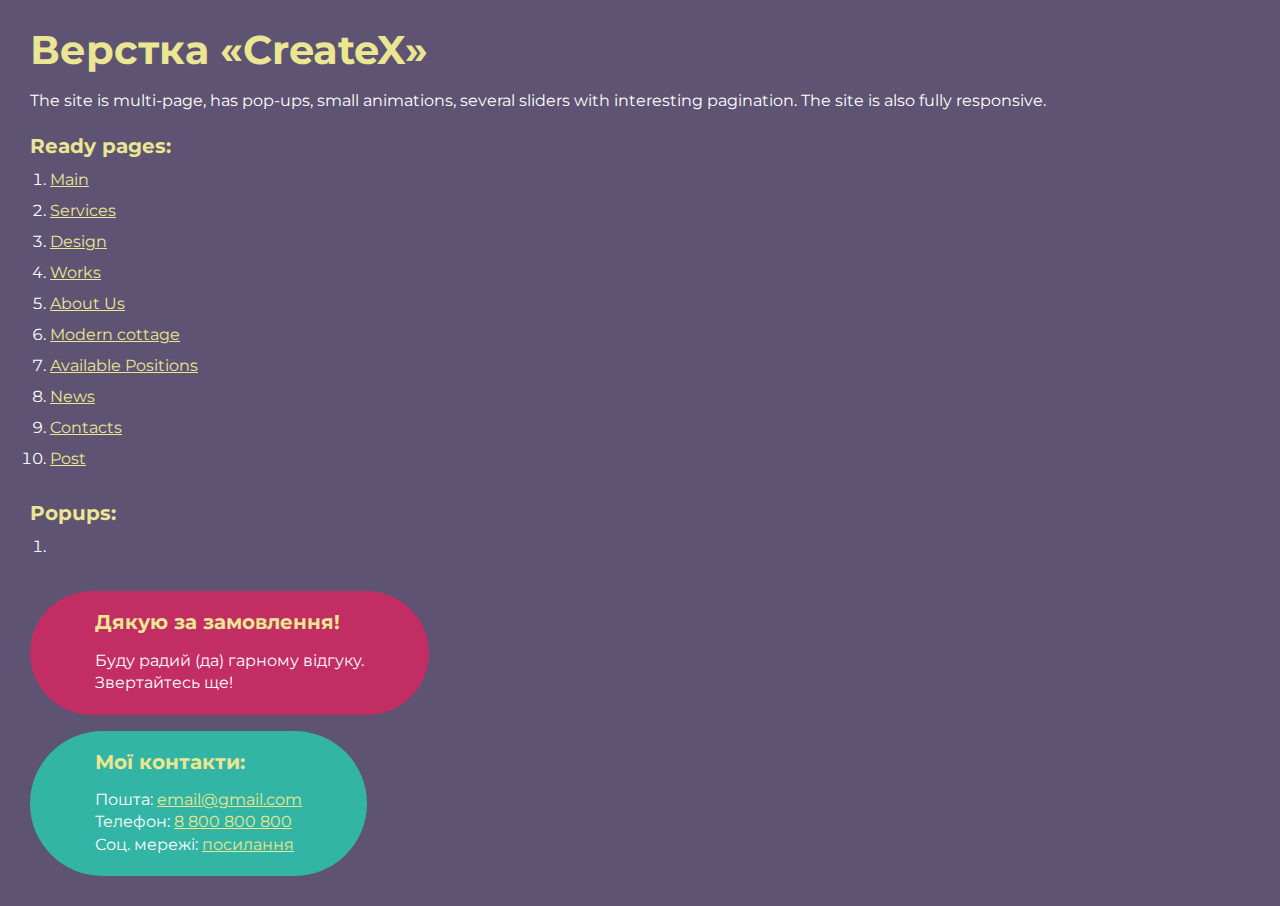
<file: index.html>
<!DOCTYPE html>
<html>

<head>
	<meta charset="UTF-8">
	<meta name="viewport" content="width=device-width, initial-scale=1.0">
	<title>Верстка «CreateX»</title>
</head>

<body>
	<div class="rootpage">
		<h1>Верстка «CreateX»</h1>
		<div class="rootpage__info">
			The site is multi-page, has pop-ups, small animations, several sliders with interesting pagination. The site is also fully responsive.
		</div>
		<h2>Ready pages:</h2>
		<ol class="rootpage__list">
			<li><a target="_blank" href="home.html">Main</a></li>
			<li><a target="_blank" href="services.html">Services</a></li>
			<li><a target="_blank" href="design.html">Design</a></li>
			<li><a target="_blank" href="works.html">Works</a></li>
			<li><a target="_blank" href="about.html">About Us</a></li>
			<li><a target="_blank" href="cottage.html">Modern cottage</a></li>
			<li><a target="_blank" href="positions.html">Available Positions</a></li>
			<li><a target="_blank" href="news.html">News</a></li>
			<li><a target="_blank" href="contacts.html">Contacts</a></li>
			<li><a target="_blank" href="post.html">Post</a></li>
		</ol>
		<h2>Popups:</h2>
		<ol class="rootpage__list">
			<li><a target="_blank" href="home.html#"></a></li>
		</ol>
		<div class="rootpage__tnx">
			<h2>Дякую за замовлення!</h2>
			<p>Буду радий (да) гарному відгуку.</p>
			<p>Звертайтесь ще!</p>
		</div>
		<div class="rootpage__contacts">
			<h2>Мої контакти:</h2>
			<p>Пошта: <a href="mailto:email@gmail.com">email@gmail.com</a></p>
			<p>Телефон: <a href="tel:8800800800">8 800 800 800</a></p>
			<p>Соц. мережі: <a href="">посилання</a></p>
		</div>
	</div>
</body>
<style>
	@charset "UTF-8";
	@import url("https://fonts.googleapis.com/css?family=Montserrat:regular,700&display=swap");

	*,
	*::before,
	*::after {
		padding: 0px;
		margin: 0px;
		border: 0px;
		box-sizing: border-box;
	}

	html,
	body {
		height: 100%;
		margin: 0;
		padding: 0;
		min-width: 320px;
		width: 100%;
		color: #fff;
		background-color: #5e5373;
	}

	body {
		font-family: Montserrat;
		font-size: 100%;
		line-height: 1;
		font-size: 1rem;
	}

	a {
		text-decoration: underline;
		color: #ebe691
	}

	a:visited {
		text-decoration: underline;
		color: #aaa768;
	}

	a:hover {
		text-decoration: none;
	}

	ul li {
		list-style: none;
	}

	img {
		vertical-align: top;
	}

	.wrapper {
		width: 100%;
		min-height: 100%;
		overflow: hidden;
	}

	.rootpage {
		padding: 30px;
		display: flex;
		flex-direction: column;
		align-items: flex-start;
	}

	@media (max-width: 767px) {
		.rootpage {
			padding: 30px 15px;
		}
	}

	h1 {
		color: #ebe691;
		font-size: 2.5rem;
		margin: 0px 0px 1.25rem 0px;
	}

	@media (max-width: 767px) {
		h1 {
			font-size: 1.85rem;
			margin: 0px 0px 1.25rem 0px;
		}
	}

	h2 {
		color: #ebe691;
		font-size: 1.25rem;
		margin: 0px 0px 1rem 0px;
	}

	@media (max-width: 767px) {
		h2 {
			font-size: 1.125rem;
			margin: 0px 0px 1rem 0px;
		}
	}

	.rootpage__info {
		line-height: 140%;
		margin: 0px 0px 1.5rem 0px;
	}

	.rootpage__list {
		margin: 0px 0px 2.25rem 1.25rem;
	}

	.rootpage__list li:not(:last-child) {
		margin: 0px 0px 15px 0px;
	}

	.rootpage__contacts,
	.rootpage__tnx {
		border-radius: 200px;
		padding: 20px 65px;
		line-height: 140%;
	}

	@media (max-width: 767px) {

		.rootpage__contacts,
		.rootpage__tnx {
			border-radius: 40px;
			padding: 20px;
		}
	}

	.rootpage__contacts {
		background: #32b5a4;

	}

	.rootpage__contacts a {
		color: #ebe691;
	}

	.rootpage__tnx {
		background: #c22d63;
		margin: 0px 0px 1rem 0px;
	}
</style>

</html>
</file>
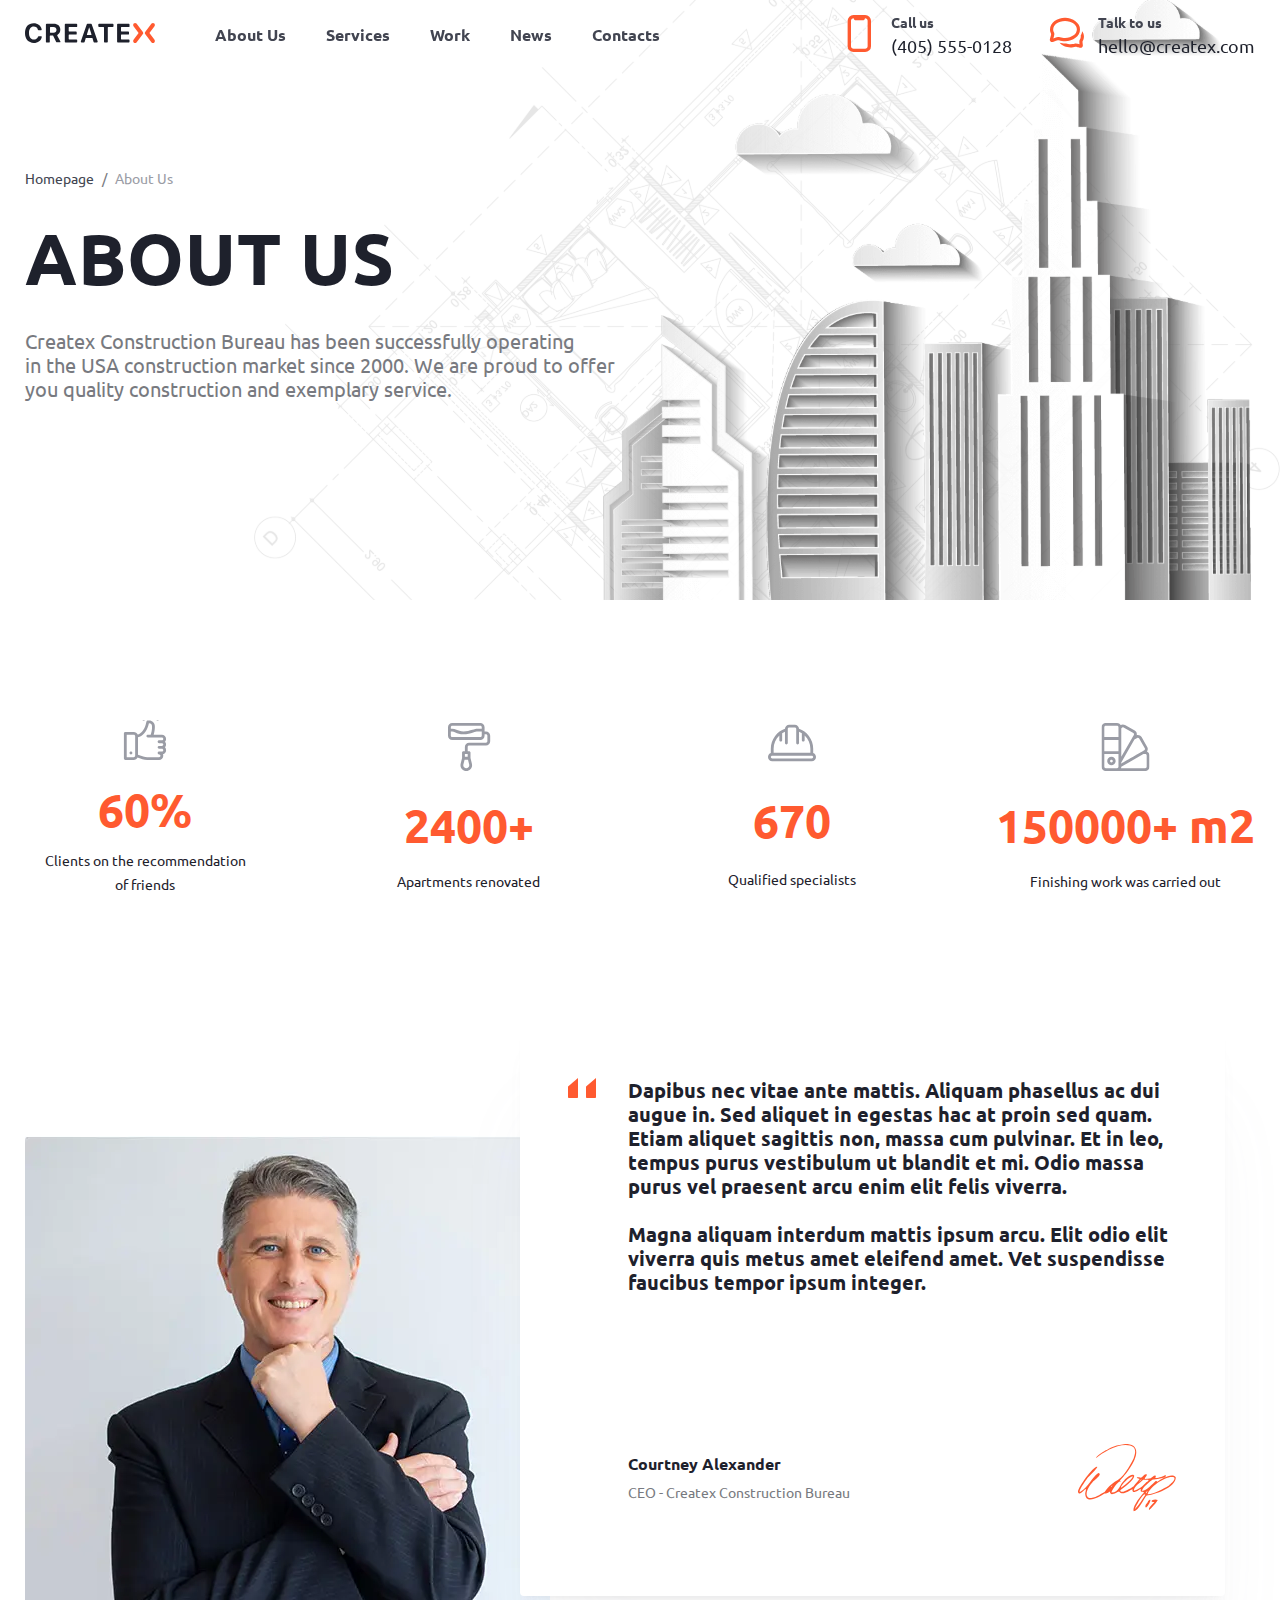
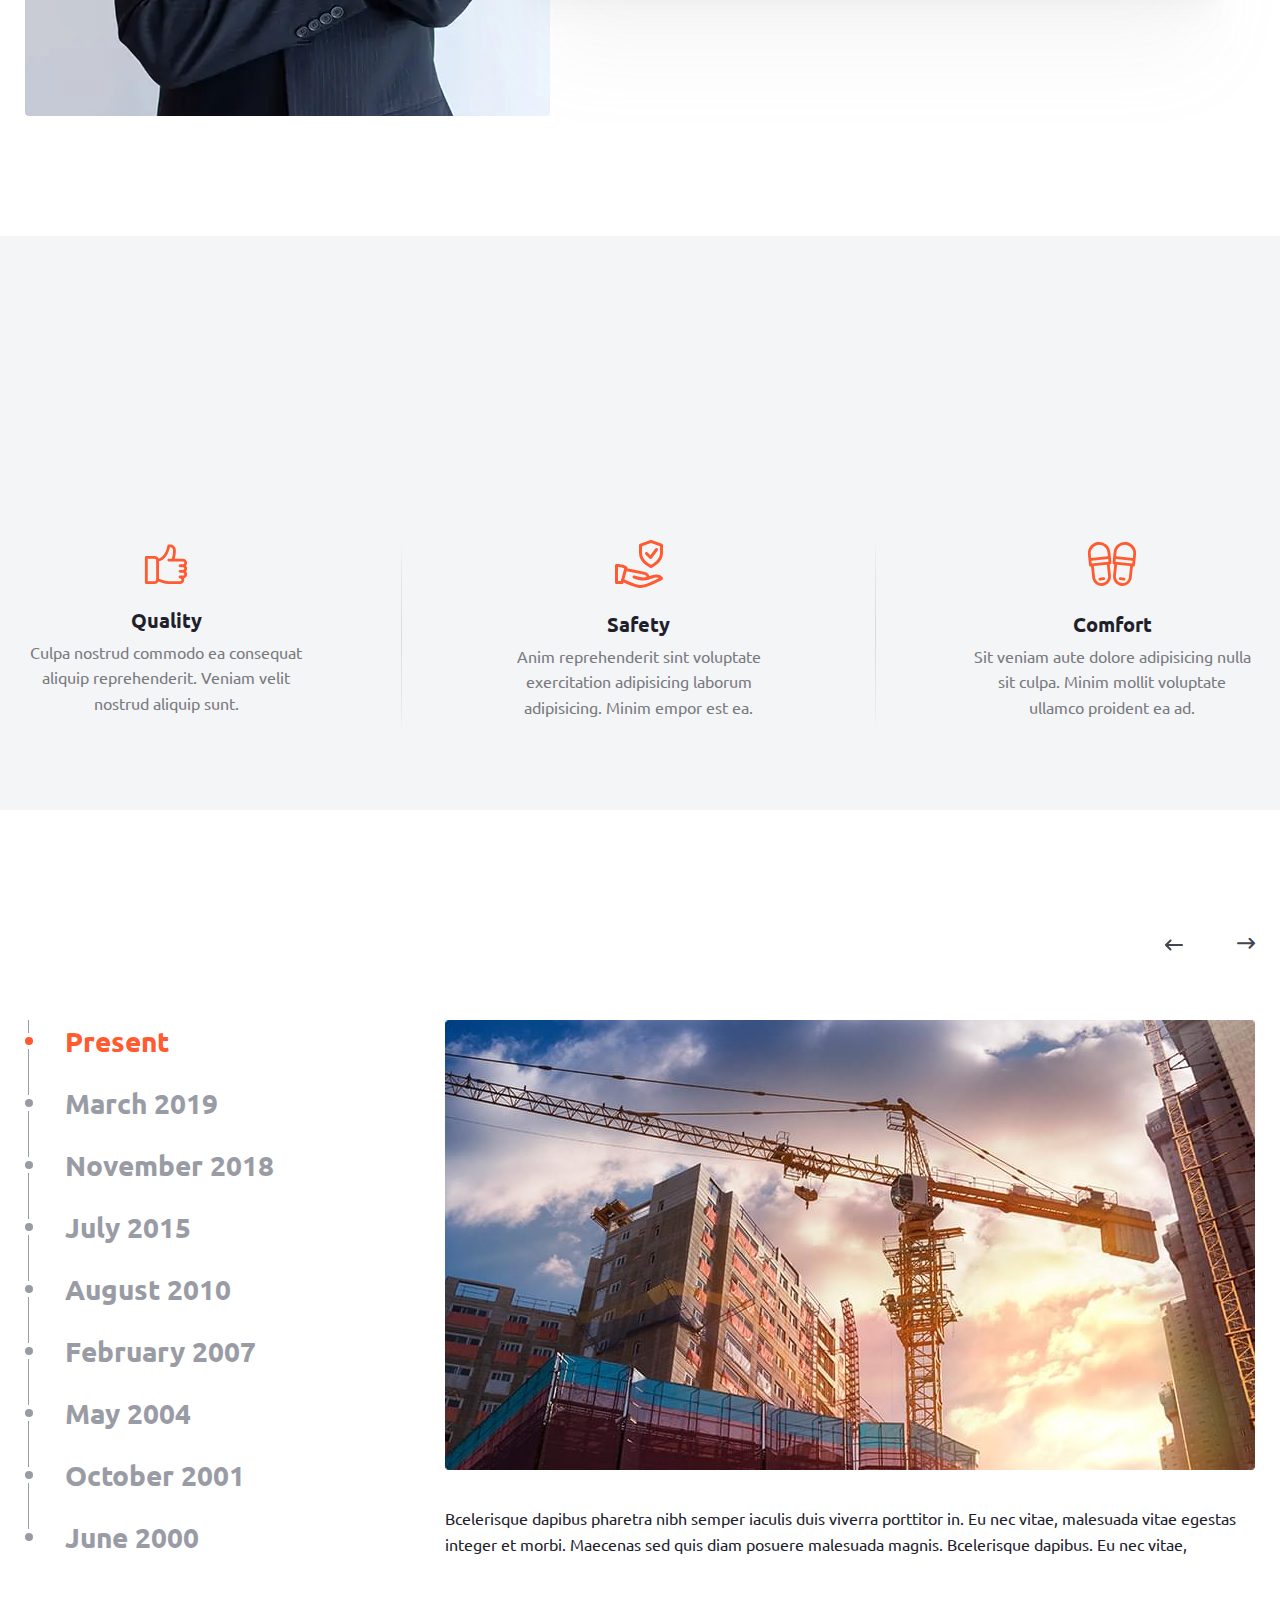
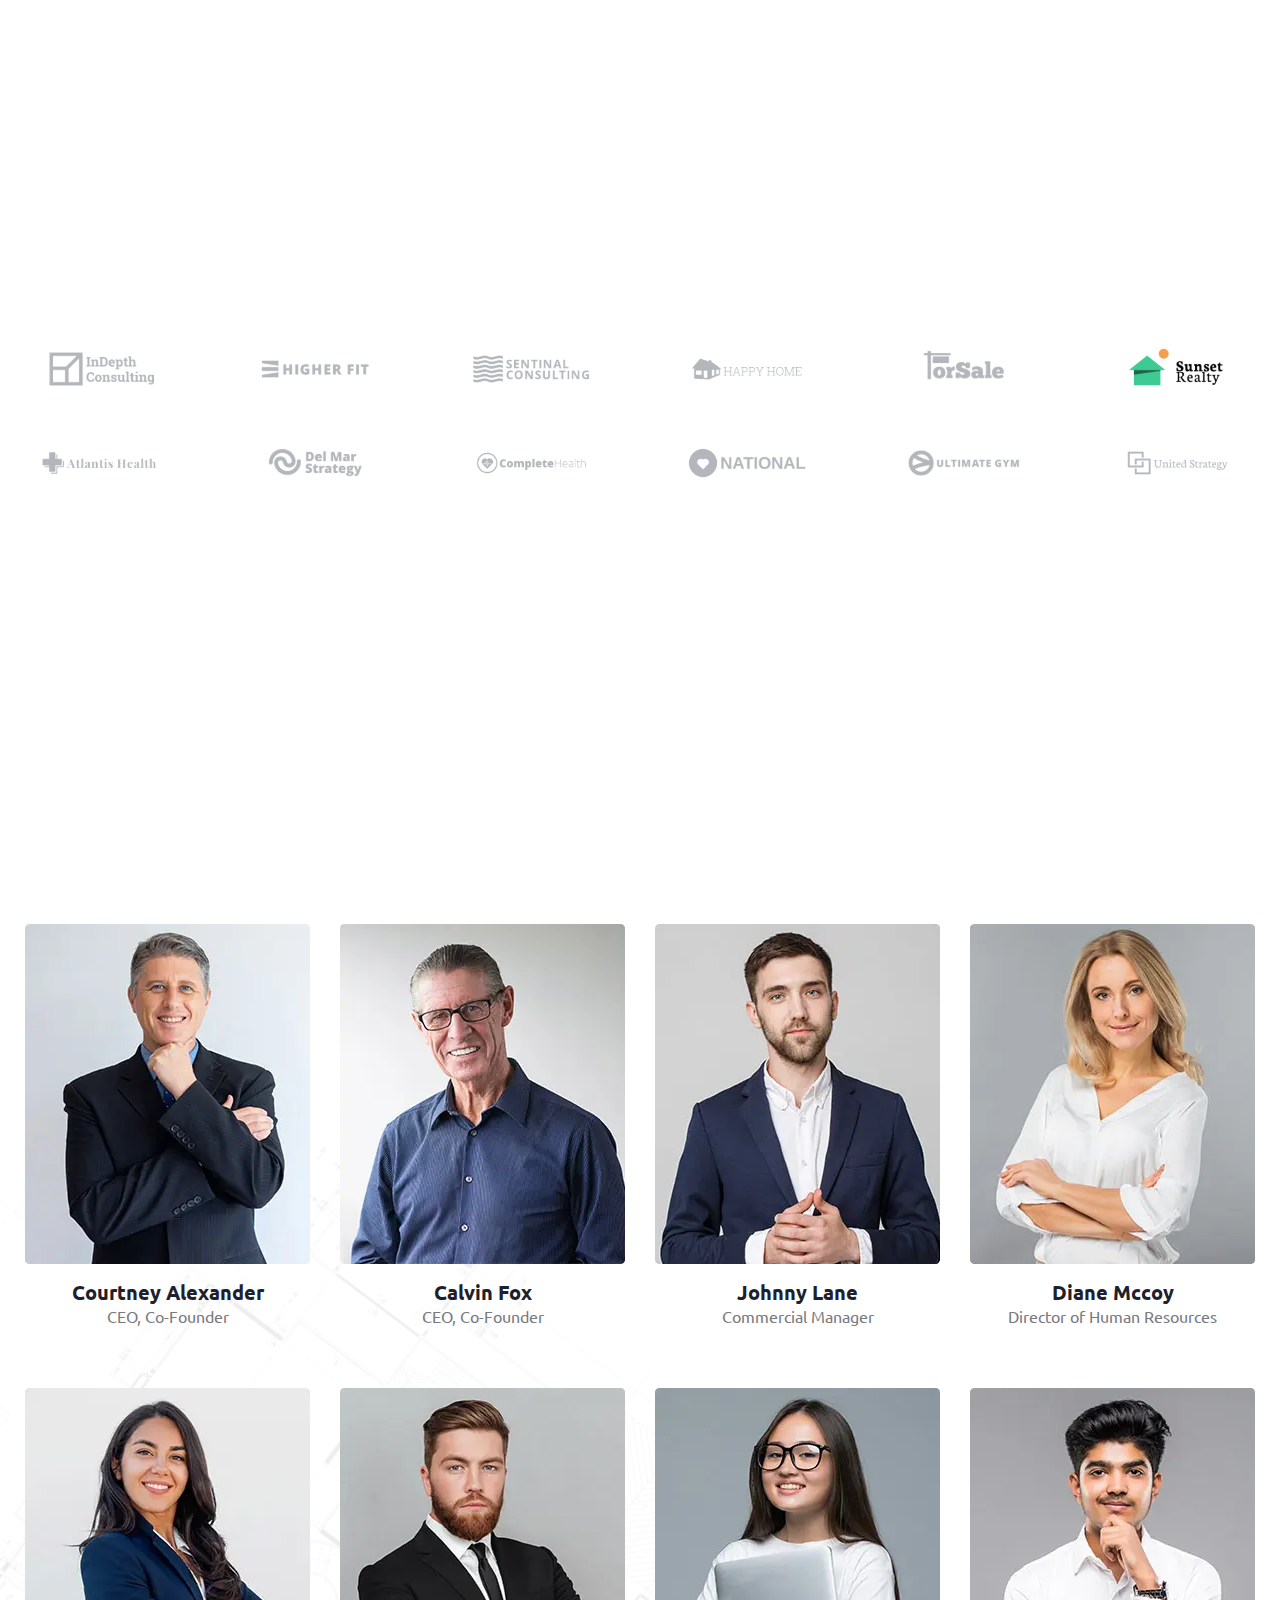
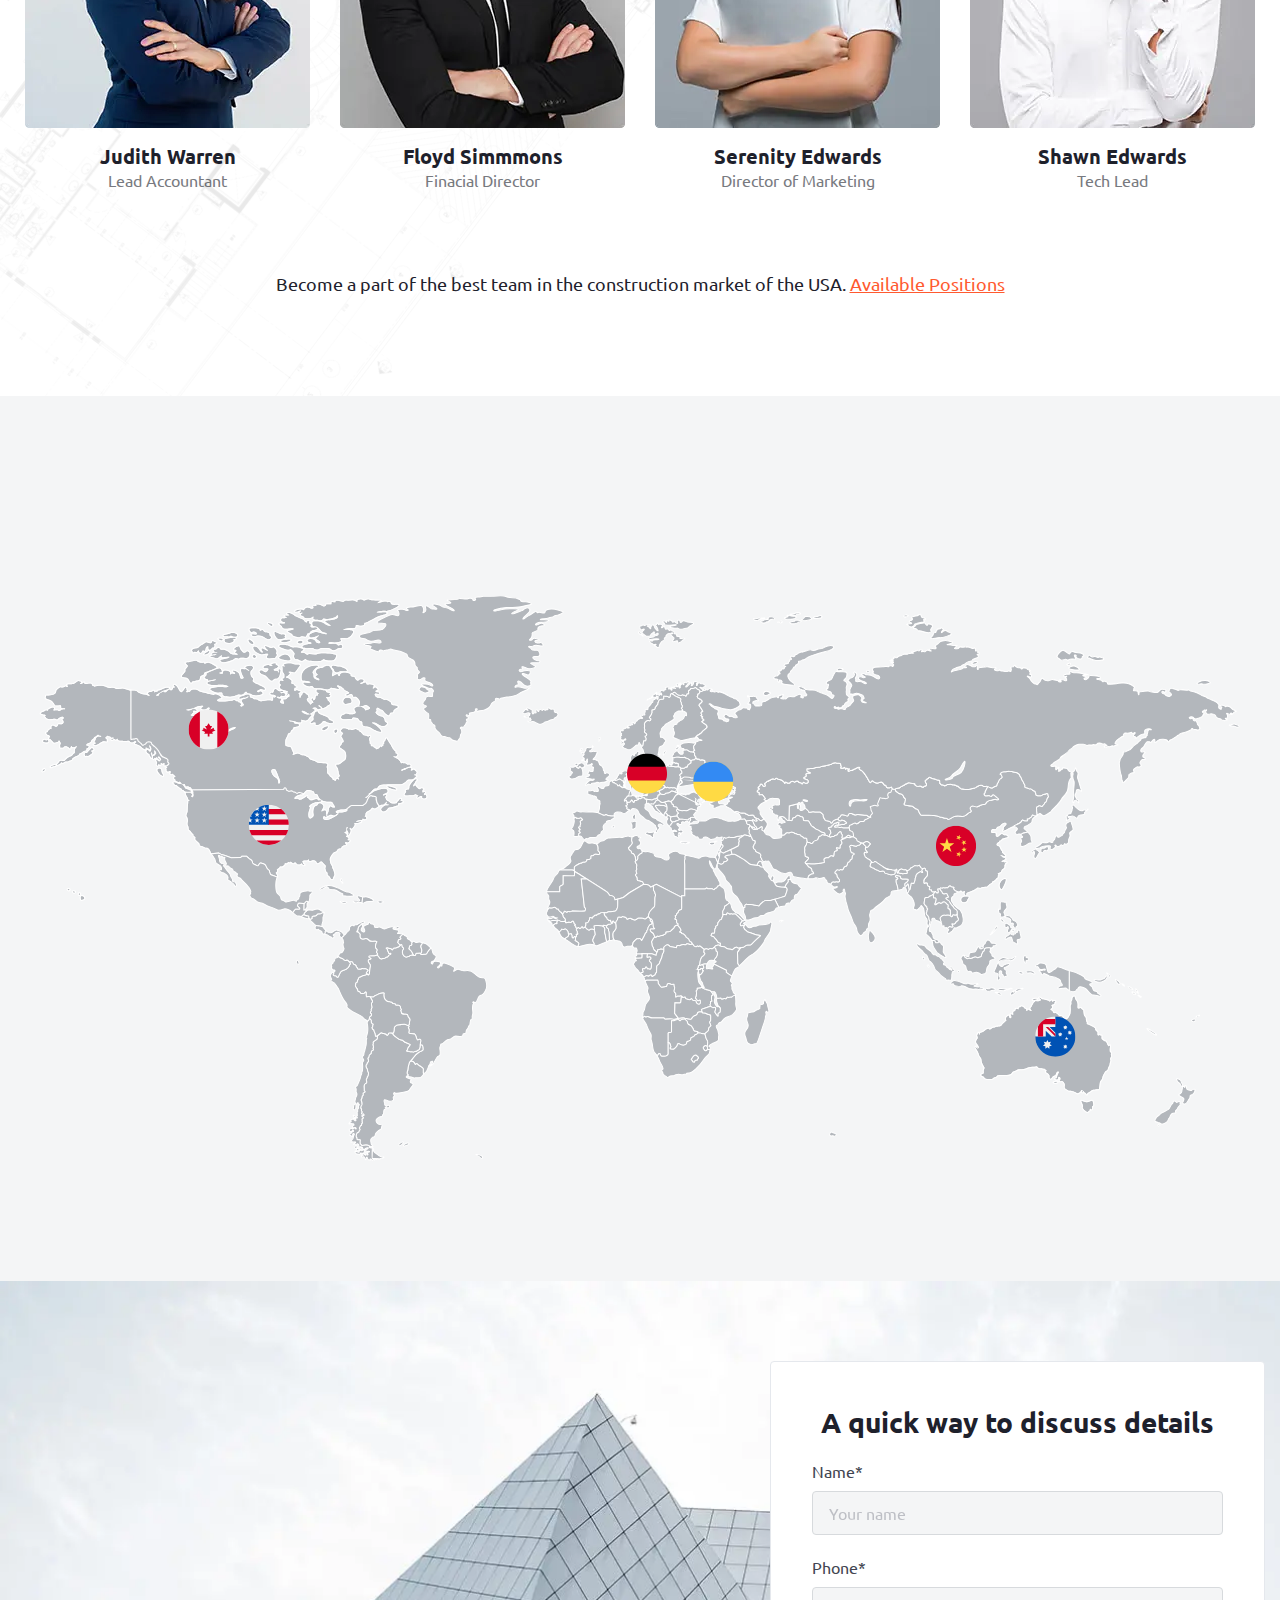
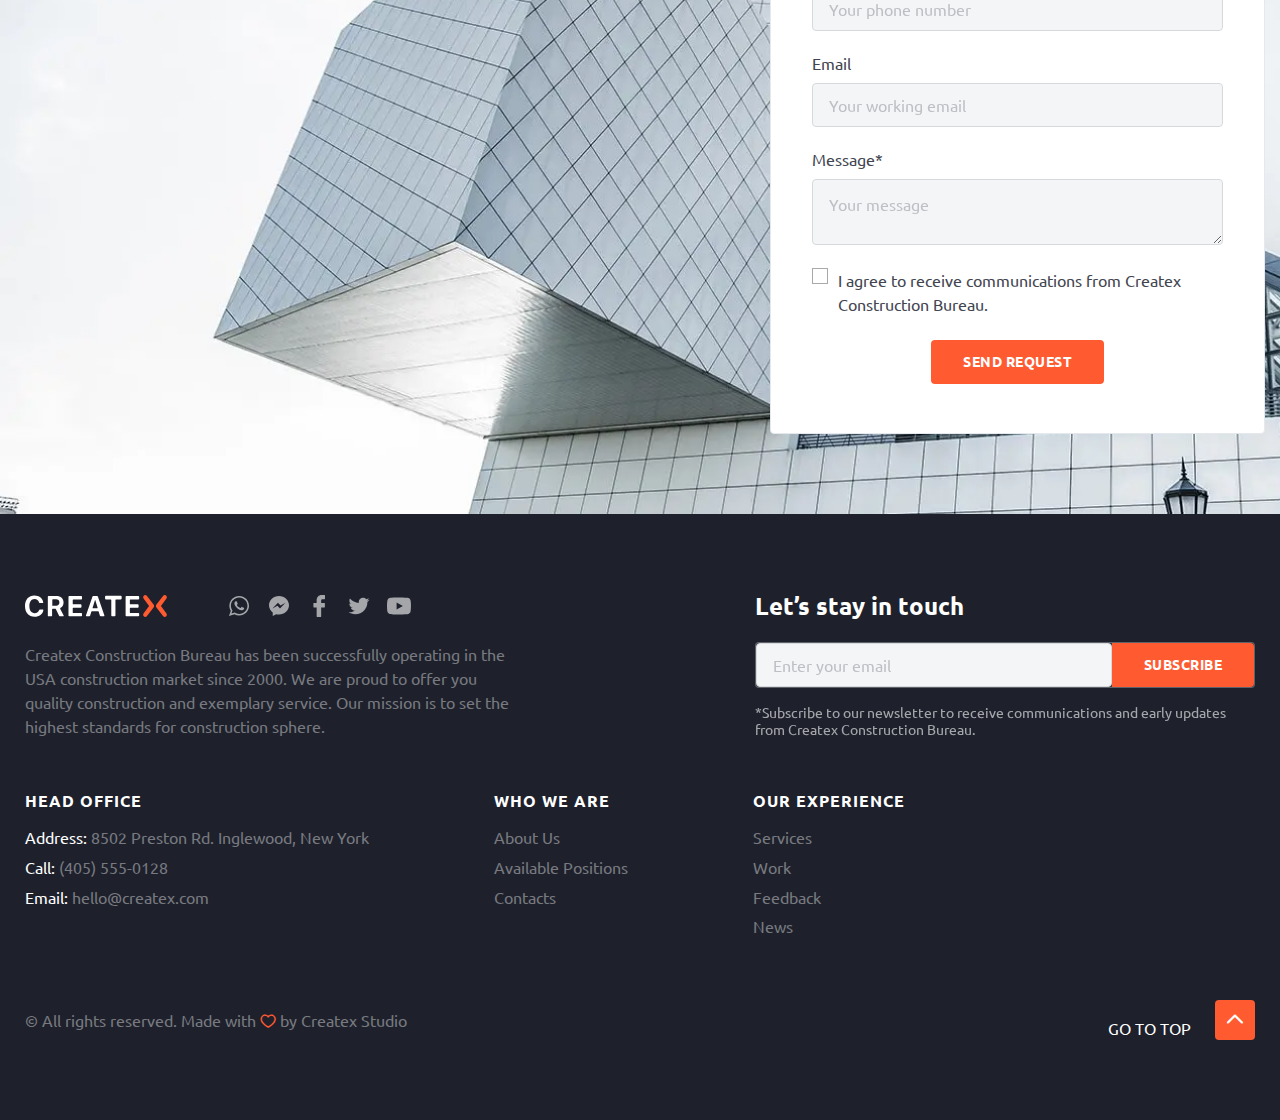
<file: about.html>
<!DOCTYPE html>
<html lang="en">

<head>
	<title>About Us</title>
	<meta charset="UTF-8">
	<meta name="format-detection" content="telephone=no">
	<!-- <style>body{opacity: 0;}</style> -->
	<link rel="stylesheet" href="css/style.min.css?_v=20231222122330">
	<link rel="shortcut icon" href="favicon.ico">
	<!-- <meta name="robots" content="noindex, nofollow"> -->
	<meta name="viewport" content="width=device-width, initial-scale=1.0">
</head>

<body>
	<div class="wrapper">
		<header data-lp class="header">
			<div class="header__container">
				<a href="home.html" class="header__logo"><img src="img/logo.svg" alt="logo"></a>
				<div class="header__menu menu">
					<nav class="menu__body">
						<ul class="menu__list">
							<li class="menu__item"><a href="about.html" class="menu__link">About Us</a></li>
							<li class="menu__item"><a href="services.html" class="menu__link">Services</a></li>
							<li class="menu__item"><a href="works.html" class="menu__link">Work</a></li>
							<li class="menu__item"><a href="news.html" class="menu__link">News</a></li>
							<li class="menu__item"><a href="contacts.html" class="menu__link">Contacts</a></li>
						</ul>
					</nav>
				</div>
				<div data-da=".menu__body, 668" class="header__contacts contact-header">
					<div class="contact-header__call _icon-iPhone">
						<div class="contact-header__content">
							<h4 class="contact-header__title">Call us</h4>
							<a href="tel:4055550128" class="contact-header__tell">(405) 555-0128</a>
						</div>

					</div>
					<div class="contact-header__talk _icon-chat">
						<div class="contact-header__content">
							<h4 class="contact-header__title">Talk to us</h4>
							<a href="mailto:hello@createx.com" class="contact-header__emeil">hello@createx.com</a>
						</div>
					</div>

				</div>
				<button type="button" class=" icon-menu"><span></span></button>
			</div>
		</header>
		<main class="page">
			<section data-watch class="page__about-main main-about">
				<div class="main-about__container">
					<div class="main-about__block inner-block">
						<div class="inner-block__header">
							<nav class="inner-block__bradcrumbs bradcrumbs">
								<ul class="bradcrumbs__list">
									<li class="bradcrumbs__item"><a href="home.html" class="bradcrumbs__link">Homepage</a></li>
									<li class="bradcrumbs__item"><span class="bradcrumbs__decor">/</span></li>
									<li class="bradcrumbs__item"><span class="bradcrumbs__current">About Us</span></li>
								</ul>
							</nav>
						</div>
						<div class="inner-block__content">
							<h1 class="inner-block__title">ABOUT US</h1>
							<div class="inner-block__text">
								<p>Createx Construction Bureau has been successfully operating in the USA construction market since 2000. We are proud to offer you quality construction and exemplary service.</p>
							</div>
						</div>
						<div class="inner-block__image inner-block__image--01">
							<img src="img/page-about/bg-image01.svg" alt="bg-image">
						</div>
						<div class="inner-block__image inner-block__image--02">
							<img src="img/page-about/bg-image02.svg" alt="bg-image">
						</div>
					</div>
				</div>
			</section>
			<section data-watch class="page__about-services services-about">
				<div class="services-about__container">
					<div class="services-about__cards">
						<div class="services-about__card">
							<div class="services-about__image">
								<img src="img/page-about/services/like.svg" alt="like">
							</div>
							<h3 class="services-about__title">60%</h3>
							<div class="services-about__text">
								<p>Clients on the recommendation of friends</p>
							</div>
						</div>
						<div class="services-about__card">
							<div class="services-about__image">
								<img src="img/page-about/services/ic-painting.svg" alt="painting">
							</div>
							<h3 class="services-about__title">2400+</h3>
							<div class="services-about__text">
								<p>Apartments renovated</p>
							</div>
						</div>
						<div class="services-about__card">
							<div class="services-about__image">
								<img src="img/page-about/services/specialist.svg" alt="specialist">
							</div>
							<h3 class="services-about__title">670</h3>
							<div class="services-about__text">
								<p>Qualified specialists</p>
							</div>
						</div>
						<div class="services-about__card">
							<div class="services-about__image">
								<img src="img/page-about/services/ic-pantone.svg" alt="pantone">
							</div>
							<h3 class="services-about__title">150000+ m2</h3>
							<div class="services-about__text">
								<p>Finishing work was carried out</p>
							</div>
						</div>
					</div>
				</div>
			</section>
			<section data-watch class="page__about-quote quote-about">
				<div class="quote-about__container">
					<div class="quote-about__image">
						<picture><source srcset="img/page-about/quote/image.webp" type="image/webp"><img src="img/page-about/quote/image.jpg" alt="image"></picture>
					</div>
					<div class="quote-about__content">
						<div class="quote-about__text">
							<p>Dapibus nec vitae ante mattis. Aliquam phasellus ac dui augue in. Sed aliquet in egestas hac at proin sed quam. Etiam aliquet sagittis non, massa cum pulvinar. Et in leo, tempus purus vestibulum ut blandit et mi. Odio massa purus vel praesent arcu enim elit felis viverra.</p>
							<br>
							<p>Magna aliquam interdum mattis ipsum arcu. Elit odio elit viverra quis metus amet eleifend amet. Vet suspendisse faucibus tempor ipsum integer. </p>
						</div>
						<div class="quote-about__info">
							<div class="quote-about__data">
								<h4 class="quote-about__autor">Courtney Alexander</h4>
								<div class="quote-about__position">
									<p>CEO - Createx Construction Bureau </p>
								</div>
							</div>
							<div class="quote-about__sign">
								<img src="img/page-about/quote/signature.svg" alt="signature">
							</div>
						</div>
					</div>
				</div>
			</section>
			<section data-watch class="page__values-about values">
				<div class="values__container">
					<div class="values__top top-block">
						<h2 class="top-block__title">Our core values</h2>
						<div class="top-block__text">
							<p>Our mission is to set the highest standards for construction sphere.</p>
						</div>
					</div>
					<div class="values__content">
						<div class="values__cards">
							<div class="values__card card-values">
								<div class="card-values__icon">
									<img src="img/values/like.svg" alt="Quantity">
								</div>
								<h4 class="card-values__title card-title">Quality</h4>
								<div class="card-values__text">
									<p>Culpa nostrud commodo ea consequat aliquip reprehenderit. Veniam velit nostrud aliquip sunt.</p>
								</div>
							</div>
							<div class="values__card card-values">
								<div class="card-values__icon">
									<img src="img/values/ic-hand.svg	" alt="hand">
								</div>
								<h4 class="card-values__title card-title">Safety</h4>
								<div class="card-values__text">
									<p>Anim reprehenderit sint voluptate exercitation adipisicing laborum adipisicing. Minim empor est ea.</p>
								</div>
							</div>
							<div class="values__card card-values">
								<div class="card-values__icon">
									<img src="img/values/comfort.svg" alt="comfort	">
								</div>
								<h4 class="card-values__title card-title">Comfort</h4>
								<div class="card-values__text">
									<p>Sit veniam aute dolore adipisicing nulla sit culpa. Minim mollit voluptate ullamco proident ea ad.</p>
								</div>
							</div>
						</div>
					</div>
				</div>
			</section>
			<section data-watch class="page__history-about history-about">
				<div class="history-about__container">
					<div class="history-about__top top-block">
						<h2 class="top-block__title">Our history</h2>
					</div>
					<div class="history-about__navigation navigation">
						<button type="button" class="history-about__button-prev _icon-Right"></button>
						<button type="button" class="history-about__button-next _icon-Right"></button>
					</div>
					<div class="history-about__content">
						<!-- Якщо потрібна пагінація -->
						<div class="history-pagination"></div>
						<!-- Оболонка слайдера -->
						<div class="history-about__slider swiper">
							<!-- Частина слайдера, що рухається -->
							<div class="history-about__wrapper swiper-wrapper">
								<!-- Слайд -->
								<div class="history-about__slide swiper-slide">
									<div class="history-about__image">
										<img src="img/page-about/history/image .jpg" alt="image">
									</div>
									<div class="history-about__text">
										<p>Bcelerisque dapibus pharetra nibh semper iaculis duis viverra porttitor in. Eu nec vitae, malesuada vitae egestas integer et morbi. Maecenas sed quis diam posuere malesuada magnis. Bcelerisque dapibus. Eu nec vitae, </p>
									</div>
								</div>
								<div class="history-about__slide swiper-slide">
									<div class="history-about__image">
										<img src="img/page-about/history/image .jpg" alt="image">
									</div>
									<div class="history-about__text">
										<p>Bcelerisque dapibus pharetra nibh semper iaculis duis viverra porttitor in. Eu nec vitae, malesuada vitae egestas integer et morbi. Maecenas sed quis diam posuere malesuada magnis. Bcelerisque dapibus. Eu nec vitae, </p>
									</div>
								</div>
								<div class="history-about__slide swiper-slide">
									<div class="history-about__image">
										<img src="img/page-about/history/image .jpg" alt="image">
									</div>
									<div class="history-about__text">
										<p>Bcelerisque dapibus pharetra nibh semper iaculis duis viverra porttitor in. Eu nec vitae, malesuada vitae egestas integer et morbi. Maecenas sed quis diam posuere malesuada magnis. Bcelerisque dapibus. Eu nec vitae, </p>
									</div>
								</div>
								<div class="history-about__slide swiper-slide">
									<div class="history-about__image">
										<img src="img/page-about/history/image .jpg" alt="image">
									</div>
									<div class="history-about__text">
										<p>Bcelerisque dapibus pharetra nibh semper iaculis duis viverra porttitor in. Eu nec vitae, malesuada vitae egestas integer et morbi. Maecenas sed quis diam posuere malesuada magnis. Bcelerisque dapibus. Eu nec vitae, </p>
									</div>
								</div>
								<div class="history-about__slide swiper-slide">
									<div class="history-about__image">
										<img src="img/page-about/history/image .jpg" alt="image">
									</div>
									<div class="history-about__text">
										<p>Bcelerisque dapibus pharetra nibh semper iaculis duis viverra porttitor in. Eu nec vitae, malesuada vitae egestas integer et morbi. Maecenas sed quis diam posuere malesuada magnis. Bcelerisque dapibus. Eu nec vitae, </p>
									</div>
								</div>
								<div class="history-about__slide swiper-slide">
									<div class="history-about__image">
										<img src="img/page-about/history/image .jpg" alt="image">
									</div>
									<div class="history-about__text">
										<p>Bcelerisque dapibus pharetra nibh semper iaculis duis viverra porttitor in. Eu nec vitae, malesuada vitae egestas integer et morbi. Maecenas sed quis diam posuere malesuada magnis. Bcelerisque dapibus. Eu nec vitae, </p>
									</div>
								</div>
								<div class="history-about__slide swiper-slide">
									<div class="history-about__image">
										<img src="img/page-about/history/image .jpg" alt="image">
									</div>
									<div class="history-about__text">
										<p>Bcelerisque dapibus pharetra nibh semper iaculis duis viverra porttitor in. Eu nec vitae, malesuada vitae egestas integer et morbi. Maecenas sed quis diam posuere malesuada magnis. Bcelerisque dapibus. Eu nec vitae, </p>
									</div>
								</div>
								<div class="history-about__slide swiper-slide">
									<div class="history-about__image">
										<img src="img/page-about/history/image .jpg" alt="image">
									</div>
									<div class="history-about__text">
										<p>Bcelerisque dapibus pharetra nibh semper iaculis duis viverra porttitor in. Eu nec vitae, malesuada vitae egestas integer et morbi. Maecenas sed quis diam posuere malesuada magnis. Bcelerisque dapibus. Eu nec vitae, </p>
									</div>
								</div>
								<div class="history-about__slide swiper-slide">
									<div class="history-about__image">
										<img src="img/page-about/history/image .jpg" alt="image">
									</div>
									<div class="history-about__text">
										<p>Bcelerisque dapibus pharetra nibh semper iaculis duis viverra porttitor in. Eu nec vitae, malesuada vitae egestas integer et morbi. Maecenas sed quis diam posuere malesuada magnis. Bcelerisque dapibus. Eu nec vitae, </p>
									</div>
								</div>
							</div>

						</div>
					</div>

				</div>
			</section>
			<section data-watch class="page__parners-about partners">
				<div class="partners__container">
					<div class="partners__top top-block">
						<h2 class="top-block__title">Our partners</h2>
						<div class="top-block__text">
							<p>We are supported by 12+ industry bodies and media partners</p>
						</div>
					</div>
					<div class="partners__content">
						<div class="partners__image">
							<img src="img/partners/InDepth Consulting Logo - Untitled Page.svg" alt="InDepth logo Page">
						</div>
						<div class="partners__image">
							<img src="img/partners/Higher Fit Logo - Untitled Page.svg" alt="HigherLogo">
						</div>
						<div class="partners__image">
							<img src="img/partners/Sentinal Consulting Logo.svg" alt="Sentinal Consulting Logo">
						</div>
						<div class="partners__image">
							<img src="img/partners/Happy Home Logo.svg" alt="Happy Home Logo">
						</div>
						<div class="partners__image">
							<img src="img/partners/For Sale Logo.svg" alt="For Sale Logo">
						</div>
						<div class="partners__image">
							<img src="img/partners/client-logo.svg" alt="Sunset Realty Logo">
						</div>
						<div class="partners__image">
							<img src="img/partners/Atlantis Health Logo.svg" alt="partner">
						</div>
						<div class="partners__image">
							<img src="img/partners/Del Mar Strategy Logo.svg" alt="partner">
						</div>
						<div class="partners__image">
							<img src="img/partners/Complete Health Logo - Untitled Page.svg" alt="partner">
						</div>
						<div class="partners__image">
							<img src="img/partners/National Health Logo.svg" alt="partner">
						</div>
						<div class="partners__image">
							<img src="img/partners/Ultimate Gym Logo.svg" alt="partner">
						</div>
						<div class="partners__image">
							<img src="img/partners/United Strategy Logo.svg" alt="partner">
						</div>
					</div>
				</div>
			</section>
			<section data-watch class="page__team team">
				<div class="team__container">
					<div class="team__top top-block">
						<h2 class="top-block__title">Our team</h2>
						<div class="top-block__text">
							<p>People are at the heart of Createx Construction Bureau </p>
						</div>
					</div>
					<div class="team__cards">
						<article class="team__card card-team">
							<div class="card-team__top">
								<div class="card-team__image-ibg">
									<picture><source srcset="img/page-about/team/01.webp" type="image/webp"><img src="img/page-about/team/01.jpg" alt="image"></picture>
								</div>
								<div class="card-team__social social-team">
									<a href="#" class="social-team__link">
										<img src="img/page-about/team/social/Linked-In.svg" alt="Linked-In">
									</a>
									<a href="#" class="social-team__link">
										<img src="img/page-about/team/social/Twitter.svg" alt="Twitter">
									</a>
									<a href="#" class="social-team__link">
										<img src="img/page-about/team/social/Facebook.svg" alt="Facebook">
									</a>
								</div>
							</div>


							<div class="card-team__info">
								<h4 class="card-team__name">Courtney Alexander</h4>
								<div class="card-team__position">
									<p>CEO, Co-Founder</p>
								</div>
							</div>
						</article>
						<article class="team__card card-team">
							<div class="card-team__top">
								<div class="card-team__image-ibg">
									<picture><source srcset="img/page-about/team/02.webp" type="image/webp"><img src="img/page-about/team/02.jpg" alt="image"></picture>
								</div>
								<div class="card-team__social social-team">
									<a href="#" class="social-team__link">
										<img src="img/page-about/team/social/Linked-In.svg" alt="Linked-In">
									</a>
									<a href="#" class="social-team__link">
										<img src="img/page-about/team/social/Twitter.svg" alt="Twitter">
									</a>
									<a href="#" class="social-team__link">
										<img src="img/page-about/team/social/Facebook.svg" alt="Facebook">
									</a>
								</div>
							</div>


							<div class="card-team__info">
								<h4 class="card-team__name">Calvin Fox</h4>
								<div class="card-team__position">
									<p>CEO, Co-Founder</p>
								</div>
							</div>
						</article>
						<article class="team__card card-team">
							<div class="card-team__top">
								<div class="card-team__image-ibg">
									<picture><source srcset="img/page-about/team/03.webp" type="image/webp"><img src="img/page-about/team/03.jpg" alt="image"></picture>
								</div>
								<div class="card-team__social social-team">
									<a href="#" class="social-team__link">
										<img src="img/page-about/team/social/Linked-In.svg" alt="Linked-In">
									</a>
									<a href="#" class="social-team__link">
										<img src="img/page-about/team/social/Twitter.svg" alt="Twitter">
									</a>
									<a href="#" class="social-team__link">
										<img src="img/page-about/team/social/Facebook.svg" alt="Facebook">
									</a>
								</div>
							</div>


							<div class="card-team__info">
								<h4 class="card-team__name">Johnny Lane</h4>
								<div class="card-team__position">
									<p>Commercial Manager</p>
								</div>
							</div>
						</article>
						<article class="team__card card-team">
							<div class="card-team__top">
								<div class="card-team__image-ibg">
									<picture><source srcset="img/page-about/team/04.webp" type="image/webp"><img src="img/page-about/team/04.jpg" alt="image"></picture>
								</div>
								<div class="card-team__social social-team">
									<a href="#" class="social-team__link">
										<img src="img/page-about/team/social/Linked-In.svg" alt="Linked-In">
									</a>
									<a href="#" class="social-team__link">
										<img src="img/page-about/team/social/Twitter.svg" alt="Twitter">
									</a>
									<a href="#" class="social-team__link">
										<img src="img/page-about/team/social/Facebook.svg" alt="Facebook">
									</a>
								</div>
							</div>


							<div class="card-team__info">
								<h4 class="card-team__name">Diane Mccoy</h4>
								<div class="card-team__position">
									<p>Director of Human Resources</p>
								</div>
							</div>
						</article>
						<article class="team__card card-team">
							<div class="card-team__top">
								<div class="card-team__image-ibg">
									<picture><source srcset="img/page-about/team/05.webp" type="image/webp"><img src="img/page-about/team/05.jpg" alt="image"></picture>
								</div>
								<div class="card-team__social social-team">
									<a href="#" class="social-team__link">
										<img src="img/page-about/team/social/Linked-In.svg" alt="Linked-In">
									</a>
									<a href="#" class="social-team__link">
										<img src="img/page-about/team/social/Twitter.svg" alt="Twitter">
									</a>
									<a href="#" class="social-team__link">
										<img src="img/page-about/team/social/Facebook.svg" alt="Facebook">
									</a>
								</div>
							</div>


							<div class="card-team__info">
								<h4 class="card-team__name">Judith Warren</h4>
								<div class="card-team__position">
									<p>Lead Accountant</p>
								</div>
							</div>
						</article>
						<article class="team__card card-team">
							<div class="card-team__top">
								<div class="card-team__image-ibg">
									<picture><source srcset="img/page-about/team/06.webp" type="image/webp"><img src="img/page-about/team/06.jpg" alt="image"></picture>
								</div>
								<div class="card-team__social social-team">
									<a href="#" class="social-team__link">
										<img src="img/page-about/team/social/Linked-In.svg" alt="Linked-In">
									</a>
									<a href="#" class="social-team__link">
										<img src="img/page-about/team/social/Twitter.svg" alt="Twitter">
									</a>
									<a href="#" class="social-team__link">
										<img src="img/page-about/team/social/Facebook.svg" alt="Facebook">
									</a>
								</div>
							</div>


							<div class="card-team__info">
								<h4 class="card-team__name">Floyd Simmmons</h4>
								<div class="card-team__position">
									<p>Finacial Director</p>
								</div>
							</div>
						</article>
						<article class="team__card card-team">
							<div class="card-team__top">
								<div class="card-team__image-ibg">
									<picture><source srcset="img/page-about/team/07.webp" type="image/webp"><img src="img/page-about/team/07.jpg" alt="image"></picture>
								</div>
								<div class="card-team__social social-team">
									<a href="#" class="social-team__link">
										<img src="img/page-about/team/social/Linked-In.svg" alt="Linked-In">
									</a>
									<a href="#" class="social-team__link">
										<img src="img/page-about/team/social/Twitter.svg" alt="Twitter">
									</a>
									<a href="#" class="social-team__link">
										<img src="img/page-about/team/social/Facebook.svg" alt="Facebook">
									</a>
								</div>
							</div>


							<div class="card-team__info">
								<h4 class="card-team__name">Serenity Edwards</h4>
								<div class="card-team__position">
									<p>Director of Marketing</p>
								</div>
							</div>
						</article>
						<article class="team__card card-team">
							<div class="card-team__top">
								<div class="card-team__image-ibg">
									<picture><source srcset="img/page-about/team/08.webp" type="image/webp"><img src="img/page-about/team/08.jpg" alt="image"></picture>
								</div>
								<div class="card-team__social social-team">
									<a href="#" class="social-team__link">
										<img src="img/page-about/team/social/Linked-In.svg" alt="Linked-In">
									</a>
									<a href="#" class="social-team__link">
										<img src="img/page-about/team/social/Twitter.svg" alt="Twitter">
									</a>
									<a href="#" class="social-team__link">
										<img src="img/page-about/team/social/Facebook.svg" alt="Facebook">
									</a>
								</div>
							</div>
							<div class="card-team__info">
								<h4 class="card-team__name">Shawn Edwards</h4>
								<div class="card-team__position">
									<p>Tech Lead</p>
								</div>
							</div>
						</article>
					</div>
					<div class="team__text">
						<p>Become a part of the best team in the construction market of the USA. <a href="positions.html" class="team__link">Available Positions</a> </p>
					</div>
				</div>
			</section>
			<section data-watch class="page__worldwide worldwide">
				<div class="worldwide__container">
					<div class="worldwide__top top-block">
						<h2 class="top-block__title">We work worldwide</h2>
					</div>
					<div class="worldwide__map-ibg">
						<img src="img/page-about/worldwide/map.svg" alt="map">
					</div>
				</div>
			</section>
		</main>
		<footer class="footer">
			<div class="footer__request request-footer">
				<div class="request-footer__container">
					<div class="request-footer__aplication">
						<h3 class="request-footer__title">A quick way to discuss details</h3>
						<div class="request-footer__form form-request">
							<form action="#" class="form-request__form form">
								<div class="form__block">
									<div class="form__text">Name*</div>
									<input type="text" name="Name" data-error="Error" placeholder="Your name" class="form__input">
								</div>
								<div class="form__block">
									<div class="form__text">Phone*</div>
									<input type="tel" name="phone" data-error="Error" placeholder="Your phone number" class="form__input">
								</div>
								<div class="form__block">
									<div class="form__text">Email</div>
									<input type="text" name="form[email]" data-error="Error" placeholder="Your working email" class="form__input">
								</div>
								<div class="form__block ">
									<div class="form__text">Message*</div>
									<textarea type="text" name="message" data-error="Error" placeholder="Your message" class="form__input form-request__input--email "></textarea>
								</div>
								<div class="form__checkbox checkbox">
									<input id="c_1" data-error="Помилка" class="checkbox__input" type="checkbox" value="1" name="form[]">
									<label for="c_1" class="checkbox__label"><span class="checkbox__text">I agree to receive communications from Createx Construction Bureau.</span></label>
								</div>
								<button type="submit" class="form__button button">send request</button>
							</form>
						</div>
					</div>
				</div>
			</div>
			<div class="footer__container">
				<div class="footer__content">
					<div class="footer__info info-footer">
						<div class="info-footer__about">
							<div class="info-footer__top">
								<a href="#" class="info-footer__logo"><img src="img/footer/logo.svg" alt="logo"></a>
								<div class="info-footer__social">
									<a href="#" class="info-footer__link"><img src="img/footer/Whatsapp.svg" alt="Whatsapp"></a>
									<a href="#" class="info-footer__link"><img src="img/footer/Messanger.svg" alt="Messanger"></a>
									<a href="#" class="info-footer__link"><img src="img/footer/Facebook.svg" alt="Facebook"></a>
									<a href="#" class="info-footer__link"><img src="img/footer/Twitter.svg" alt="Twitter"></a>
									<a href="#" class="info-footer__link"><img src="img/footer/YouTube.svg" alt="YouTube"></a>
								</div>
							</div>
							<div class="info-footer__text">
								<p>Createx Construction Bureau has been successfully
									operating in the USA construction market since 2000.
									We are proud to offer you quality construction and exemplary service.
									Our mission is to set the highest standards for construction sphere.
								</p>
							</div>
						</div>
						<div class="info-footer__subscribe subscribe-footer">
							<h3 class="subscribe-footer__title">Let’s stay in touch</h3>
							<form action="#" class="subscribe-footer__form form">
								<input data-required="email" autocomplete="off" type="text" name="form[]" data-error="Wrong email" placeholder="Enter your email" class="form__input input">
								<button type="submit" class="form__button button button--subscribe">Subscribe</button>
							</form>
							<div class="subscribe-footer__text">
								<p>*Subscribe to our newsletter to receive communications and early updates from Createx Construction Bureau.</p>
							</div>
						</div>
					</div>
					<div class="footer__menu menu-footer">
						<div data-spollers="479.98" class="menu-footer__spollers">
							<details class="menu-footer__block">
								<summary class="menu-footer__title">HEAD OFFICE</summary>
								<div class="menu-footer__body">
									<ul class="menu-footer__list">
										<li class="menu-footer__item">
											<span class="menu-footer__text">Address:</span>
											<a href="#" class="menu-footer__link">8502 Preston Rd. Inglewood, New York</a>
										</li>
										<li class="menu-footer__item">
											<span class="menu-footer__text">Call:</span>
											<a href="tel:4055550128" class="menu-footer__link">(405) 555-0128</a>
										</li>
										<li class="menu-footer__item">
											<span class="menu-footer__text">Email:</span>
											<a href="mailto:hello@createx.com" class="menu-footer__link">hello@createx.com</a>
										</li>
									</ul>
								</div>
							</details>
							<details class="menu-footer__block">
								<summary class="menu-footer__title">WHO WE ARE</summary>
								<div class="menu-footer__body">
									<ul class="menu-footer__list">
										<li class="menu-footer__item">
											<a href="about.html" class="menu-footer__link">About Us</a>
										</li>
										<li class="menu-footer__item">
											<a href="positions.html" class="menu-footer__link">Available Positions</a>
										</li>
										<li class="menu-footer__item">
											<a href="contacts.html" class="menu-footer__link">Contacts</a>
										</li>
									</ul>
								</div>
							</details>
							<details class="menu-footer__block">
								<summary class="menu-footer__title">OUR EXPERIENCE</summary>
								<div class="menu-footer__body">
									<ul class="menu-footer__list">
										<li class="menu-footer__item">
											<a href="services.html" class="menu-footer__link">Services</a>
										</li>
										<li class="menu-footer__item">
											<a href="works.html" class="menu-footer__link">Work</a>
										</li>
										<li class="menu-footer__item">
											<a href="contacts.html" class="menu-footer__link">Feedback</a>
										</li>
										<li class="menu-footer__item">
											<a href="news.html" class="menu-footer__link">News</a>
										</li>
									</ul>
								</div>
							</details>
						</div>
					</div>
					<div class="footer__bottom bottom-footer">
						<div class="bottom-footer__copy copy-footer">
							<div class="copy-footer__text _icon-heart">© All rights reserved. Made with</div>
							<div class="copy-footer__text">by Createx Studio </div>
						</div>
						<div class="bottom-footer__go-up">
							<div class="bottom-footer__text">GO TO TOP</div>
							<button data-goto=".page" class="bottom-footer__button button button--go-up"></button>
						</div>
					</div>
				</div>
		</footer>
	</div>
	<script src="js/app.min.js?_v=20231222122330"></script>
</body>

</html>
<!--  -->
</file>
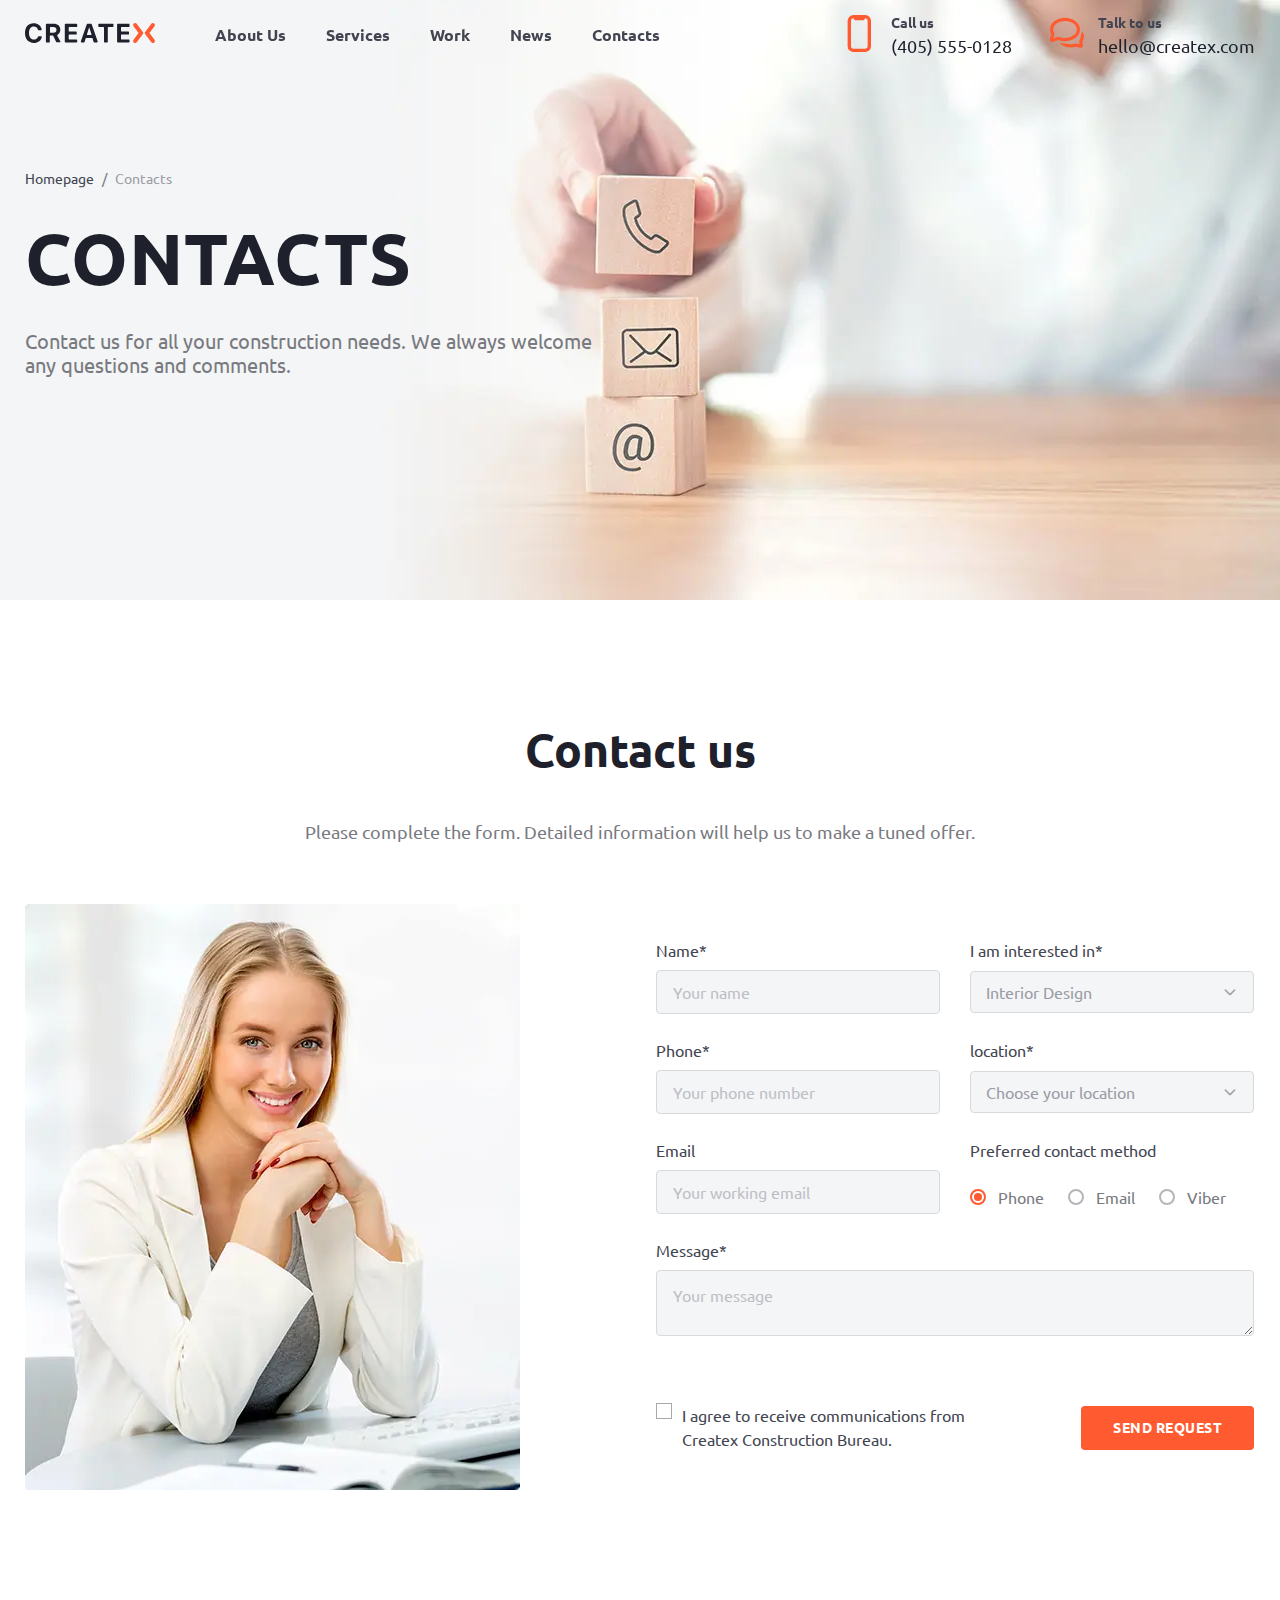
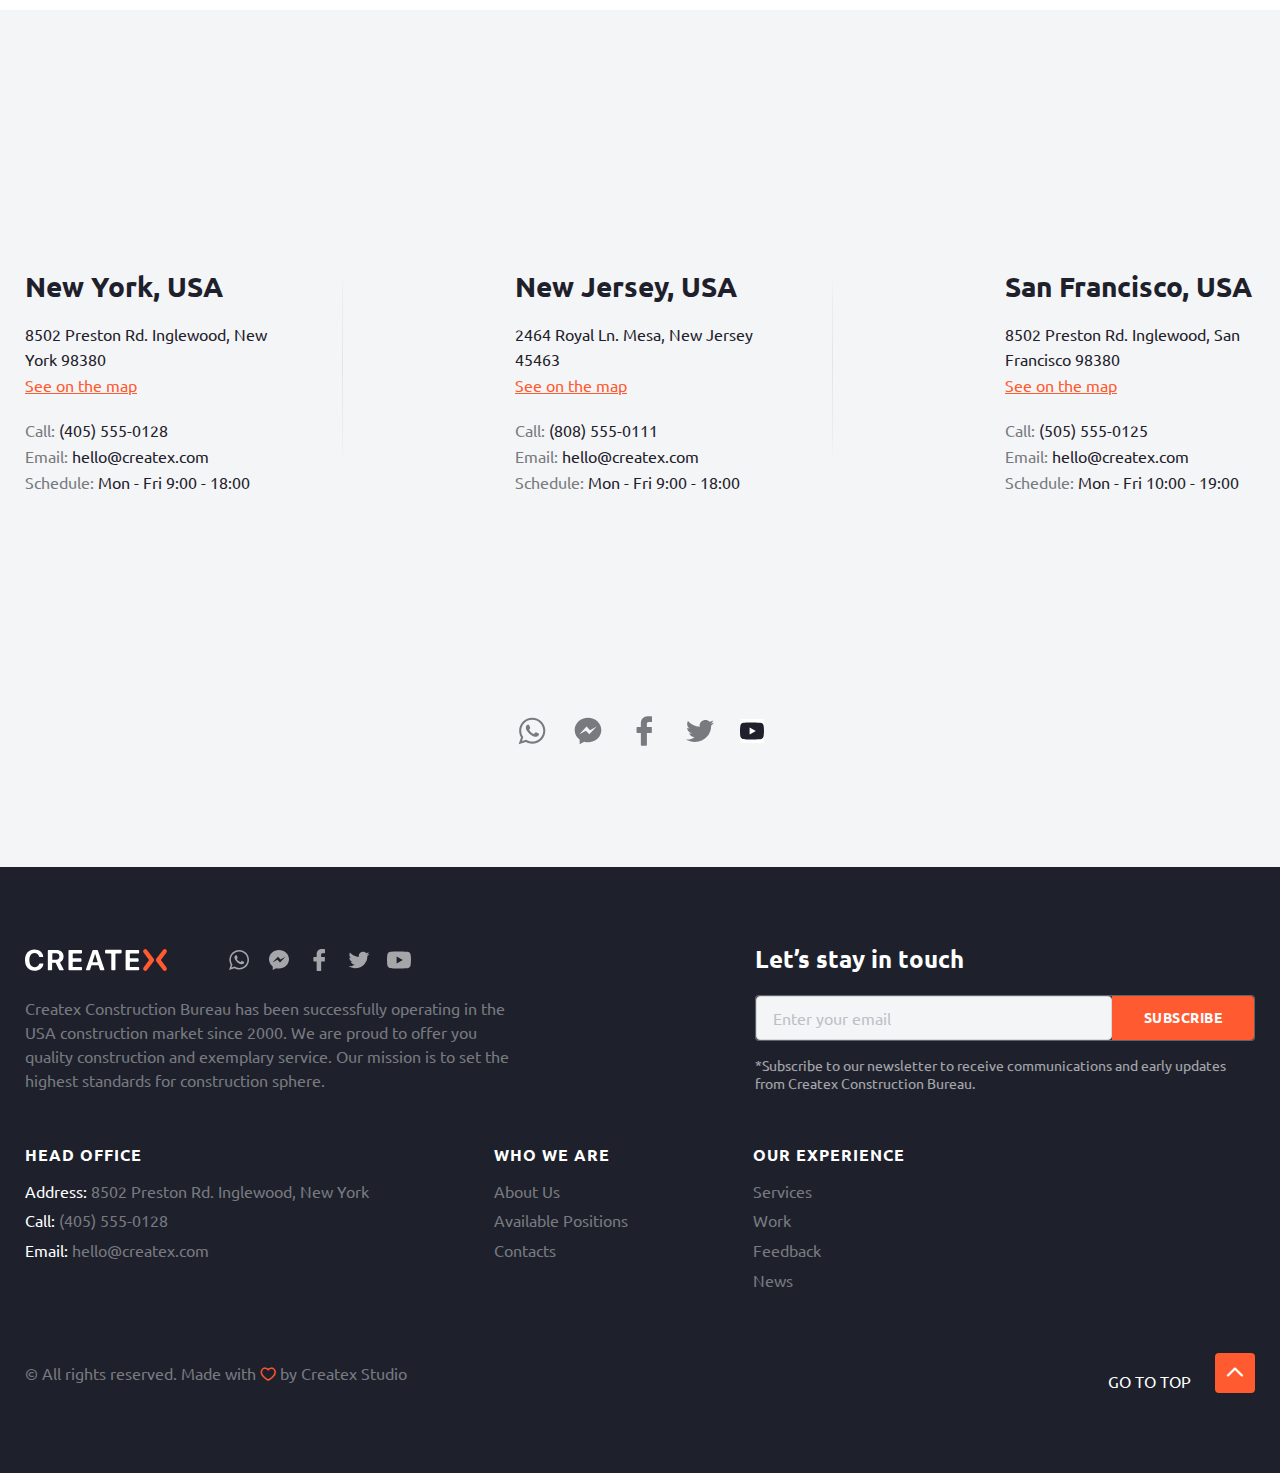
<file: contacts.html>
<!DOCTYPE html>
<html lang="en">

<head>
	<title>Contacts</title>
	<meta charset="UTF-8">
	<meta name="format-detection" content="telephone=no">
	<!-- <style>body{opacity: 0;}</style> -->
	<link rel="stylesheet" href="css/style.min.css?_v=20231222122330">
	<link rel="shortcut icon" href="favicon.ico">
	<!-- <meta name="robots" content="noindex, nofollow"> -->
	<meta name="viewport" content="width=device-width, initial-scale=1.0">
</head>

<body>
	<div class="wrapper">
		<div id="popup" aria-hidden="true" class="popup">
			<div class="popup__wrapper">
				<div class="popup__content">
					<button data-close type="button" class="popup__close _icon-cross"></button>
					<div class="popup__block">
						<h3 class="popup__title">Subscribe to our newsletter</h3>
						<div class="popup__form form-popup">
							<form action="#" class="form-popup__form form">
								<div class="form__block">
									<div class="form__text">Name*</div>
									<input type="text" name="form[email]" data-error="Error" placeholder="Your name" class="form__input">
								</div>
								<div class="form__block">
									<div class="form__text">Email</div>
									<input type="text" name="form[email]" data-error="Error" placeholder="Your working email" class="form__input">
								</div>
								<button type="submit" class="form__button button">send request</button>
							</form>
						</div>
					</div>
				</div>
			</div>
		</div>
		<div id="cv" aria-hidden="true" class="popup">
			<div class="popup__wrapper">
				<div class="popup__content">
					<button data-close type="button" class="popup__close _icon-cross"></button>
					<div class="popup__block">
						<h3 class="popup__title">Subscribe to our newsletter</h3>
						<div class="popup__form form-popup">
							<form action="#" class="form-popup__form form">
								<div class="form__block">
									<div class="form__text">Name*</div>
									<input type="text" name="form[email]" data-error="Error" placeholder="Your name" class="form__input">
								</div>
								<div class="form__block">
									<div class="form__text">Name*</div>
									<select name="form[]" data-class-modif="control">
										<option value="1" selected>Choose your location</option>
										<option value="2">location</option>
										<option value="3">location</option>
										<option value="4">location</option>
									</select>
								</div>
								<div class="form__block">
									<div class="form__text">Phone*</div>
									<input type="text" name="form[email]" data-error="Error" placeholder="Your phone number" class="form__input">
								</div>
								<div class="form__block">
									<div class="form__text">Email</div>
									<input type="text" name="form[email]" data-error="Error" placeholder="Your working email" class="form__input">
								</div>
								<div class="form__block">
									<div class="form__text">Сovering letter</div>
									<textarea type="text" name="message" data-error="Error" placeholder="Your covering letter" class="form__input form-request__input--email "></textarea>
								</div>
								<button type="submit" class="form__attach">Attach your CV*</button>
								<button type="submit" class="form__button button">send request</button>
							</form>
						</div>
					</div>
				</div>
			</div>
		</div>
		<header data-lp class="header">
			<div class="header__container">
				<a href="home.html" class="header__logo"><img src="img/logo.svg" alt="logo"></a>
				<div class="header__menu menu">
					<nav class="menu__body">
						<ul class="menu__list">
							<li class="menu__item"><a href="about.html" class="menu__link">About Us</a></li>
							<li class="menu__item"><a href="services.html" class="menu__link">Services</a></li>
							<li class="menu__item"><a href="works.html" class="menu__link">Work</a></li>
							<li class="menu__item"><a href="news.html" class="menu__link">News</a></li>
							<li class="menu__item"><a href="contacts.html" class="menu__link">Contacts</a></li>
						</ul>
					</nav>
				</div>
				<div data-da=".menu__body, 668" class="header__contacts contact-header">
					<div class="contact-header__call _icon-iPhone">
						<div class="contact-header__content">
							<h4 class="contact-header__title">Call us</h4>
							<a href="tel:4055550128" class="contact-header__tell">(405) 555-0128</a>
						</div>

					</div>
					<div class="contact-header__talk _icon-chat">
						<div class="contact-header__content">
							<h4 class="contact-header__title">Talk to us</h4>
							<a href="mailto:hello@createx.com" class="contact-header__emeil">hello@createx.com</a>
						</div>
					</div>

				</div>
				<button type="button" class=" icon-menu"><span></span></button>
			</div>
		</header>
		<main class="page">
			<section data-watch class="page__contacts-main main-contacts">
				<div class="main-contacts__container">
					<div class="main-contacts__block inner-block">
						<div class="inner-block__header">
							<nav class="inner-block__bradcrumbs bradcrumbs">
								<ul class="bradcrumbs__list">
									<li class="bradcrumbs__item"><a href="home.html" class="bradcrumbs__link">Homepage</a></li>
									<li class="bradcrumbs__item"><span class="bradcrumbs__decor">/</span></li>
									<li class="bradcrumbs__item"><span class="bradcrumbs__current">Contacts</span></li>
								</ul>
							</nav>
						</div>
						<div class="inner-block__content">
							<h1 class="inner-block__title">CONTACTS</h1>
							<div class="inner-block__text">
								<p>Contact us for all your construction needs. We always welcome any questions and comments.</p>
							</div>
						</div>
						<div class="inner-block__image">
							<picture><source srcset="img/page-contacts/bg-image.webp" type="image/webp"><img src="img/page-contacts/bg-image.png" alt="bg-image"></picture>
						</div>
					</div>
				</div>
			</section>
			<section data-watch class="page__contact contact">
				<div class="contact__container">
					<div class="contact__top top-block">
						<h2 class="top-block__title">Contact us</h2>
						<div class="top-block__text">
							<p>Please complete the form. Detailed information will help us to make a tuned offer.</p>
						</div>
					</div>
					<div class="contact__content">
						<div class="contact__image">
							<picture><source srcset="img/page-contacts/contact/image.webp" type="image/webp"><img src="img/page-contacts/contact/image.jpg" alt="image"></picture>
						</div>
						<div class="contact__body">
							<form action="#" class="contact__form form">
								<div class="form__block">
									<div class="form__text">Name*</div>
									<input type="text" name="form[email]" data-error="Error" placeholder="Your name" class="form__input">
								</div>
								<div class="form__block">
									<div class="form__text">I am interested in*</div>
									<select name="form[]" data-class-modif="control">
										<option value="1" selected>Interior Design</option>
										<option value="2">Interior Design</option>
										<option value="3">Interior Design</option>
										<option value="4">Interior Design</option>
									</select>
								</div>
								<div class="form__block">
									<div class="form__text">Phone*</div>
									<input type="text" name="form[email]" data-error="Error" placeholder="Your phone number" class="form__input">
								</div>
								<div class="form__block">
									<div class="form__text">location*</div>
									<select name="form[]" data-class-modif="control">
										<option value="1" selected>Choose your location</option>
										<option value="2">location</option>
										<option value="3">location</option>
										<option value="4">location</option>
									</select>
								</div>
								<div class="form__block">
									<div class="form__text">Email</div>
									<input type="text" name="form[email]" data-error="Error" placeholder="Your working email" class="form__input">
								</div>


								<div class="form__block">
									<div class="form__text">Preferred contact method</div>
									<div class="form__radio-block">
										<input type="radio" id="contactChoice1" name="contact" value="email" checked class="form__radio" />
										<label class="form__label" for="contactChoice1">Phone</label>

										<input type="radio" id="contactChoice2" name="contact" value="phone" class="form__radio" />
										<label class="form__label" for="contactChoice2">Email</label>

										<input type="radio" id="contactChoice3" name="contact" value="mail" class="form__radio" />
										<label class="form__label" for="contactChoice3">Viber</label>
									</div>

								</div>
								<div class="form__block form__block--massage">
									<div class="form__text">Message*</div>
									<textarea type="text" name="message" data-error="Error" placeholder="Your message" class="form__input form-request__input--email "></textarea>
								</div>
								<div class="form__actions">
									<div class="form__checkbox checkbox">
										<input id="c_1" data-error="Помилка" class="checkbox__input" type="checkbox" value="1" name="form[]">
										<label for="c_1" class="checkbox__label"><span class="checkbox__text">I agree to receive communications from Createx Construction Bureau.</span></label>
									</div>
									<button type="submit" class="form__button button">send request</button>
								</div>
							</form>
						</div>
					</div>
				</div>
			</section>
			<section data-watch class="page__offices offices">
				<div class="offices__container">
					<div class="offices__top top-block">
						<h2 class="top-block__title">Contact us</h2>
						<div class="top-block__text">
							<p>Please complete the form. Detailed information will help us to make a tuned offer.</p>
						</div>
					</div>
					<div data-spollers="579.98" data-one-spoller class="offices__spollers spollers-offices">
						<details class="spollers-offices__item">
							<summary class="spollers-offices__title">New York, USA</summary>
							<div class="spollers-offices__body">
								<ul class="spollers-offices__place">
									<li class="spollers-offices__location">
										<p>8502 Preston Rd. Inglewood, New York 98380</p>
									</li>
									<li class="spollers-offices__location">
										<a href="#" class="spollers-offices__link">See on the map</a>
									</li>
								</ul>
								<nav class="spollers-offices__menu menu-offices">
									<ul class="menu-offices__list">
										<li class="menu-offices__item">
											<a href="tel:4055550128" class="menu-offices__link"><span>Call:</span>(405) 555-0128</a>
										</li>
										<li class="menu-offices__item">
											<a href="mailto:hello@createx.com" class="menu-offices__link"><span>Email:</span>hello@createx.com</a>
										</li>
										<li class="menu-offices__item">
											<div class="menu-offices__schedule"><span>Schedule:</span>Mon - Fri 9:00 - 18:00</div>
										</li>
									</ul>
								</nav>
							</div>
						</details>
						<details class="spollers-offices__item">
							<summary class="spollers-offices__title">New Jersey, USA</summary>
							<div class="spollers-offices__body">
								<ul class="spollers-offices__place">
									<li class="spollers-offices__location">
										<p>2464 Royal Ln. Mesa, New Jersey 45463</p>
									</li>
									<li class="spollers-offices__location">
										<a href="#" class="spollers-offices__link">See on the map</a>
									</li>
								</ul>
								<nav class="spollers-offices__menu menu-offices">
									<ul class="menu-offices__list">
										<li class="menu-offices__item">
											<a href="tel:8085550111" class="menu-offices__link"><span>Call:</span>(808) 555-0111</a>
										</li>
										<li class="menu-offices__item">
											<a href="mailto:hello@createx.com" class="menu-offices__link"><span>Email:</span>hello@createx.com</a>
										</li>
										<li class="menu-offices__item">
											<div class="menu-offices__schedule"><span>Schedule:</span>Mon - Fri 9:00 - 18:00</div>
										</li>
									</ul>
								</nav>
							</div>
						</details>
						<details class="spollers-offices__item">
							<summary class="spollers-offices__title">San Francisco, USA</summary>
							<div class="spollers-offices__body">
								<ul class="spollers-offices__place">
									<li class="spollers-offices__location">
										<p>8502 Preston Rd. Inglewood, San Francisco 98380</p>
									</li>
									<li class="spollers-offices__location">
										<a href="#" class="spollers-offices__link">See on the map</a>
									</li>
								</ul>
								<nav class="spollers-offices__menu menu-offices">
									<ul class="menu-offices__list">
										<li class="menu-offices__item">
											<a href="tel:5055550125" class="menu-offices__link"><span>Call:</span>(505) 555-0125</a>
										</li>
										<li class="menu-offices__item">
											<a href="mailto:hello@createx.com" class="menu-offices__link"><span>Email:</span>hello@createx.com</a>
										</li>
										<li class="menu-offices__item">
											<div class="menu-offices__schedule"><span>Schedule:</span>Mon - Fri 10:00 - 19:00</div>
										</li>
									</ul>
								</nav>
							</div>
						</details>
					</div>
				</div>
			</section>
			<section data-watch class="page__contacts-social social-contact">
				<div class="social-contact__container">
					<div class="social-contact__top top-block">
						<h2 class="top-block__title">Find us at</h2>
						<div class="social-contact__content">
							<a href="#" class="social-contact__link">
								<img src="img/page-contacts/social/Whatsapp.svg" alt="Whatsapp">
							</a>
							<a href="#" class="social-contact__link">
								<img src="img/page-contacts/social/Messanger.svg" alt="Messanger">
							</a>
							<a href="#" class="social-contact__link">
								<img src="img/page-contacts/social/Facebook.svg" alt="Facebook">
							</a>
							<a href="#" class="social-contact__link">
								<img src="img/page-contacts/social/Twitter.svg" alt="Twitter">
							</a>
							<a href="#" class="social-contact__link">
								<img src="img/page-contacts/social/YouTube.svg" alt="YouTube">
							</a>
						</div>
					</div>
				</div>
			</section>
		</main>
		<footer class="footer">
			<div class="footer__container">
				<div class="footer__content">
					<div class="footer__info info-footer">
						<div class="info-footer__about">
							<div class="info-footer__top">
								<a href="#" class="info-footer__logo"><img src="img/footer/logo.svg" alt="logo"></a>
								<div class="info-footer__social">
									<a href="#" class="info-footer__link"><img src="img/footer/Whatsapp.svg" alt="Whatsapp"></a>
									<a href="#" class="info-footer__link"><img src="img/footer/Messanger.svg" alt="Messanger"></a>
									<a href="#" class="info-footer__link"><img src="img/footer/Facebook.svg" alt="Facebook"></a>
									<a href="#" class="info-footer__link"><img src="img/footer/Twitter.svg" alt="Twitter"></a>
									<a href="#" class="info-footer__link"><img src="img/footer/YouTube.svg" alt="YouTube"></a>
								</div>
							</div>
							<div class="info-footer__text">
								<p>Createx Construction Bureau has been successfully
									operating in the USA construction market since 2000.
									We are proud to offer you quality construction and exemplary service.
									Our mission is to set the highest standards for construction sphere.
								</p>
							</div>
						</div>
						<div class="info-footer__subscribe subscribe-footer">
							<h3 class="subscribe-footer__title">Let’s stay in touch</h3>
							<form action="#" class="subscribe-footer__form form">
								<input data-required="email" autocomplete="off" type="text" name="form[]" data-error="Wrong email" placeholder="Enter your email" class="form__input input">
								<button type="submit" class="form__button button button--subscribe">Subscribe</button>
							</form>
							<div class="subscribe-footer__text">
								<p>*Subscribe to our newsletter to receive communications and early updates from Createx Construction Bureau.</p>
							</div>
						</div>
					</div>
					<div class="footer__menu menu-footer">
						<div data-spollers="479.98" class="menu-footer__spollers">
							<details class="menu-footer__block">
								<summary class="menu-footer__title">HEAD OFFICE</summary>
								<div class="menu-footer__body">
									<ul class="menu-footer__list">
										<li class="menu-footer__item">
											<span class="menu-footer__text">Address:</span>
											<a href="#" class="menu-footer__link">8502 Preston Rd. Inglewood, New York</a>
										</li>
										<li class="menu-footer__item">
											<span class="menu-footer__text">Call:</span>
											<a href="tel:4055550128" class="menu-footer__link">(405) 555-0128</a>
										</li>
										<li class="menu-footer__item">
											<span class="menu-footer__text">Email:</span>
											<a href="mailto:hello@createx.com" class="menu-footer__link">hello@createx.com</a>
										</li>
									</ul>
								</div>
							</details>
							<details class="menu-footer__block">
								<summary class="menu-footer__title">WHO WE ARE</summary>
								<div class="menu-footer__body">
									<ul class="menu-footer__list">
										<li class="menu-footer__item">
											<a href="about.html" class="menu-footer__link">About Us</a>
										</li>
										<li class="menu-footer__item">
											<a href="positions.html" class="menu-footer__link">Available Positions</a>
										</li>
										<li class="menu-footer__item">
											<a href="contacts.html" class="menu-footer__link">Contacts</a>
										</li>
									</ul>
								</div>
							</details>
							<details class="menu-footer__block">
								<summary class="menu-footer__title">OUR EXPERIENCE</summary>
								<div class="menu-footer__body">
									<ul class="menu-footer__list">
										<li class="menu-footer__item">
											<a href="services.html" class="menu-footer__link">Services</a>
										</li>
										<li class="menu-footer__item">
											<a href="works.html" class="menu-footer__link">Work</a>
										</li>
										<li class="menu-footer__item">
											<a href="contacts.html" class="menu-footer__link">Feedback</a>
										</li>
										<li class="menu-footer__item">
											<a href="news.html" class="menu-footer__link">News</a>
										</li>
									</ul>
								</div>
							</details>
						</div>
					</div>
					<div class="footer__bottom bottom-footer">
						<div class="bottom-footer__copy copy-footer">
							<div class="copy-footer__text _icon-heart">© All rights reserved. Made with</div>
							<div class="copy-footer__text">by Createx Studio </div>
						</div>
						<div class="bottom-footer__go-up">
							<div class="bottom-footer__text">GO TO TOP</div>
							<button data-goto=".page" class="bottom-footer__button button button--go-up"></button>
						</div>
					</div>
				</div>
		</footer>
	</div>
	<script src="js/app.min.js?_v=20231222122330"></script>
</body>

</html>
</file>
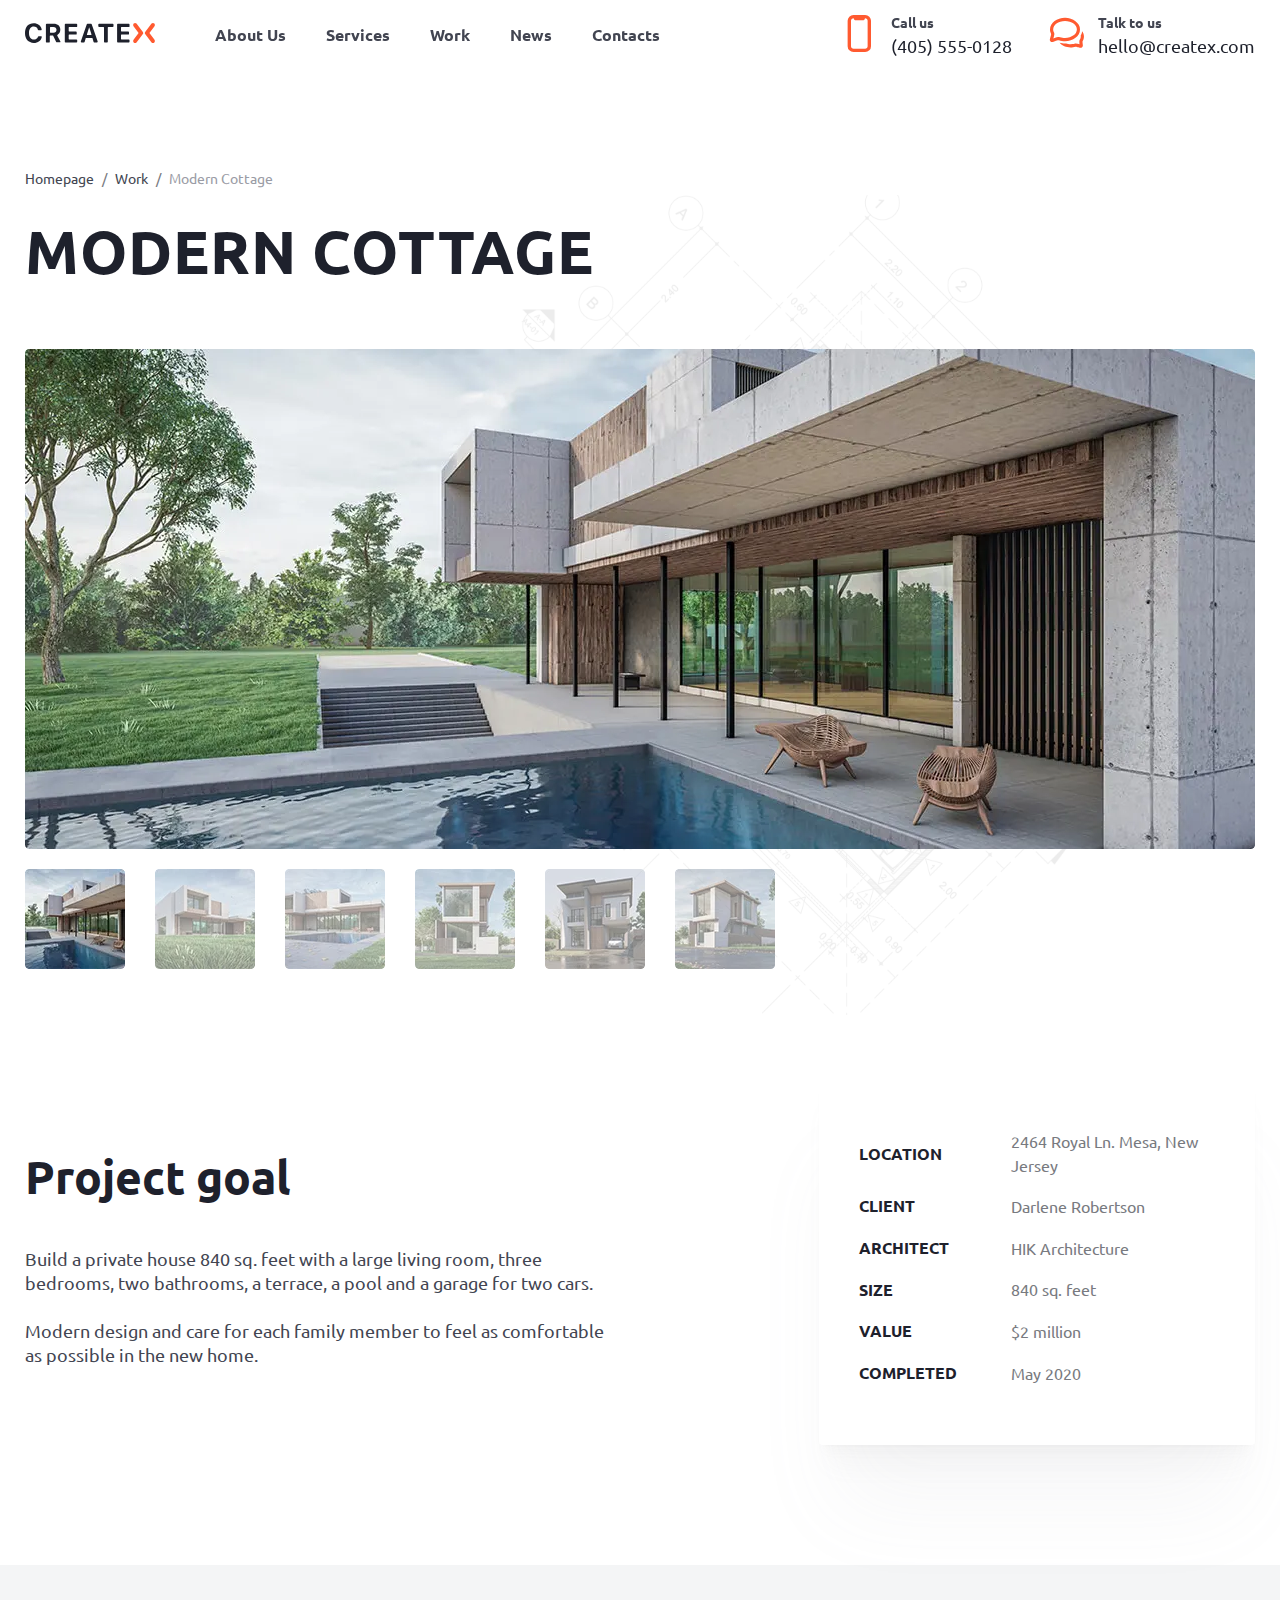
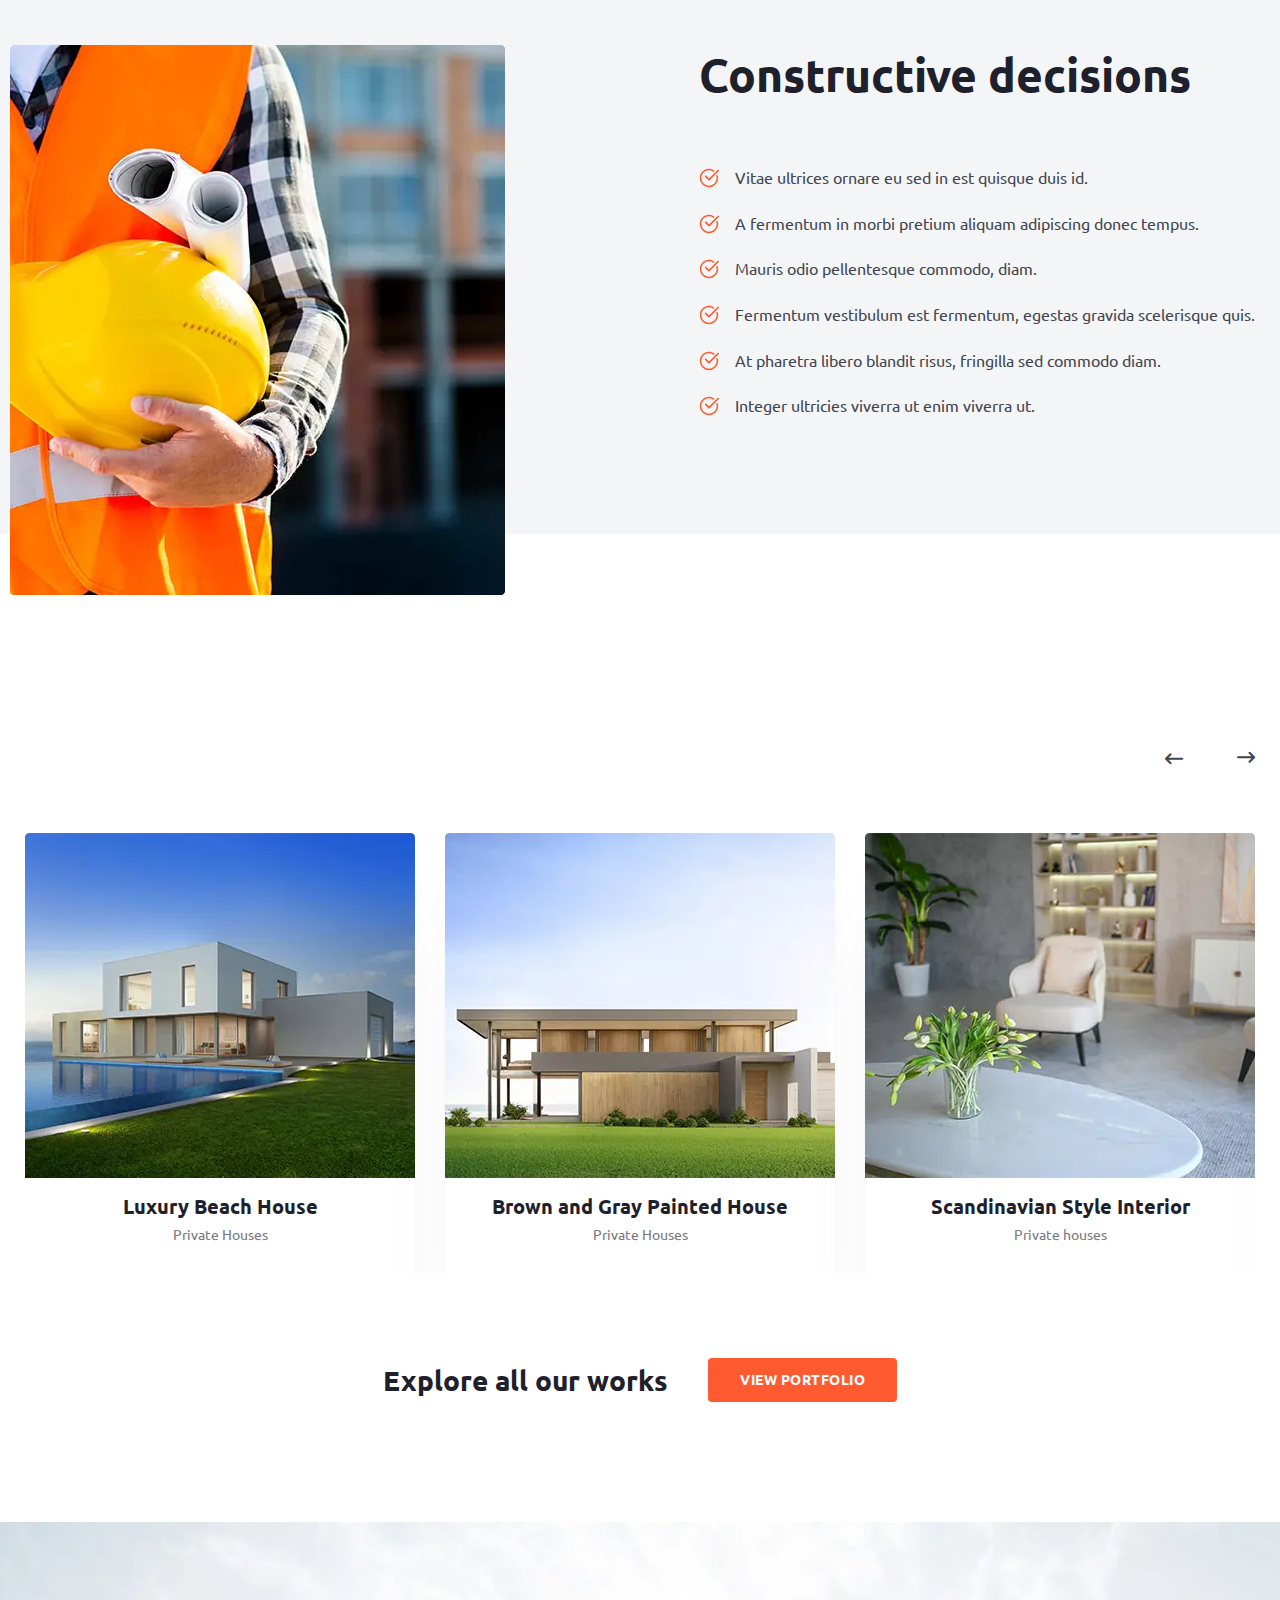
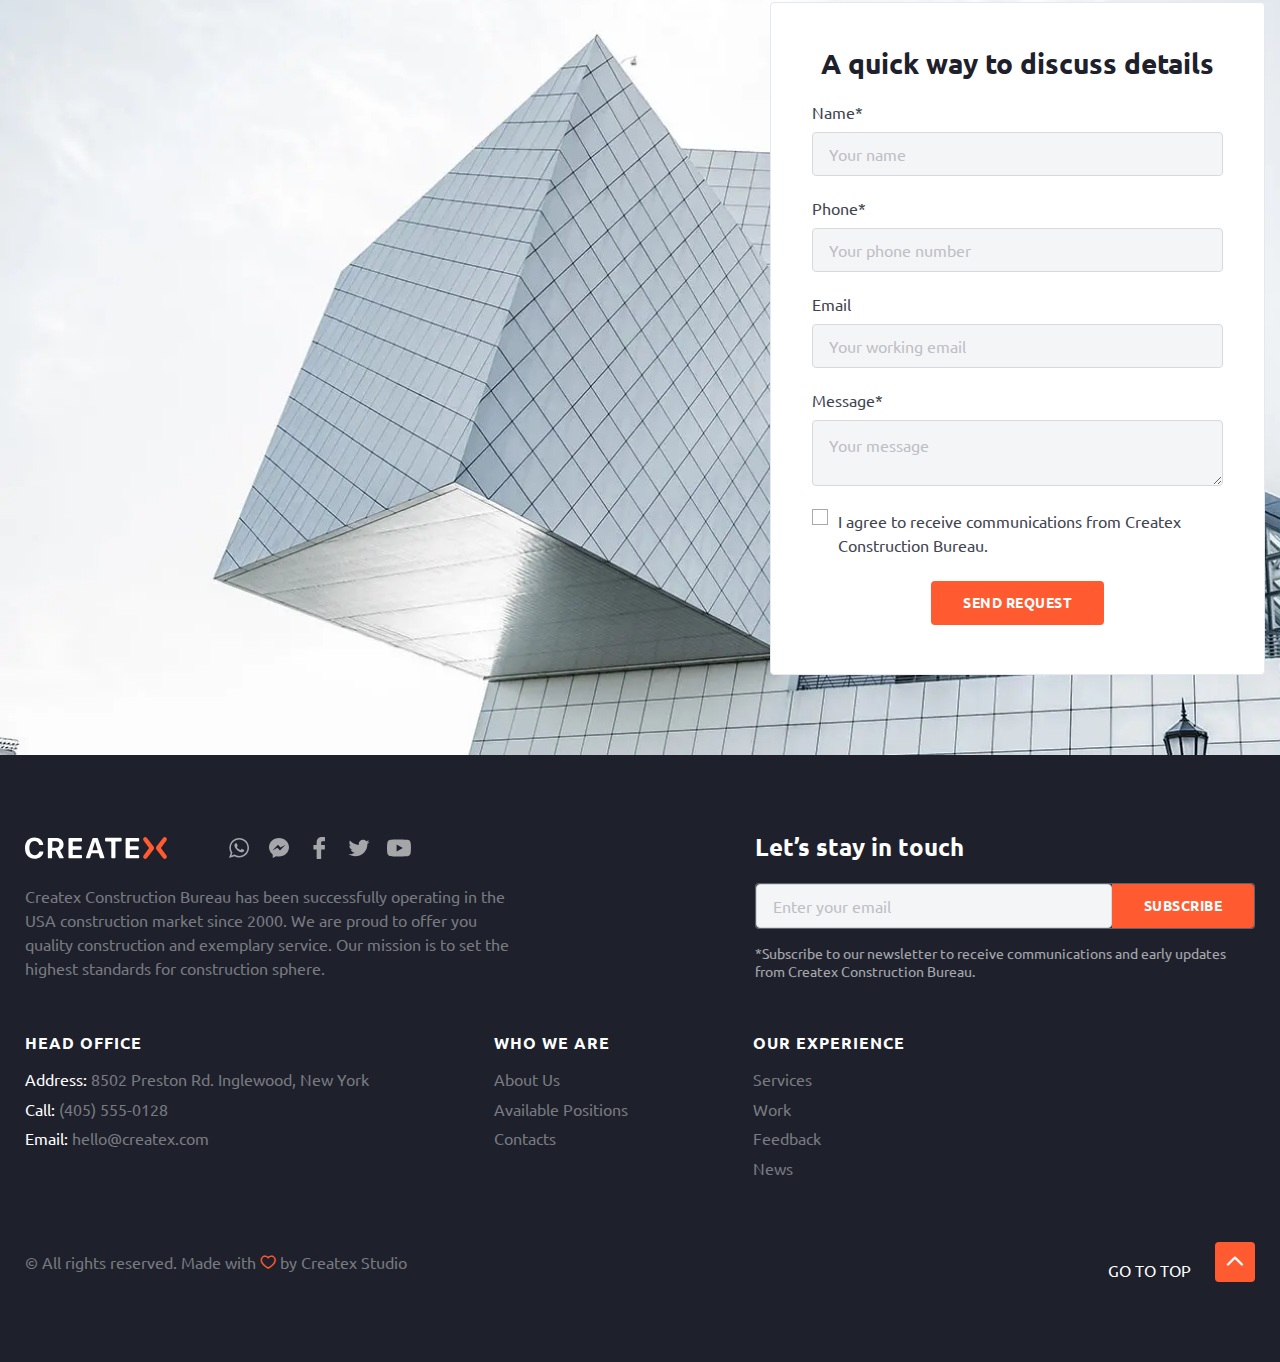
<file: cottage.html>
<!DOCTYPE html>
<html lang="en">

<head>
	<title>Modern Cottage</title>
	<meta charset="UTF-8">
	<meta name="format-detection" content="telephone=no">
	<!-- <style>body{opacity: 0;}</style> -->
	<link rel="stylesheet" href="css/style.min.css?_v=20231222122330">
	<link rel="shortcut icon" href="favicon.ico">
	<!-- <meta name="robots" content="noindex, nofollow"> -->
	<meta name="viewport" content="width=device-width, initial-scale=1.0">
</head>

<body>
	<div class="wrapper">
		<header data-lp class="header">
			<div class="header__container">
				<a href="home.html" class="header__logo"><img src="img/logo.svg" alt="logo"></a>
				<div class="header__menu menu">
					<nav class="menu__body">
						<ul class="menu__list">
							<li class="menu__item"><a href="about.html" class="menu__link">About Us</a></li>
							<li class="menu__item"><a href="services.html" class="menu__link">Services</a></li>
							<li class="menu__item"><a href="works.html" class="menu__link">Work</a></li>
							<li class="menu__item"><a href="news.html" class="menu__link">News</a></li>
							<li class="menu__item"><a href="contacts.html" class="menu__link">Contacts</a></li>
						</ul>
					</nav>
				</div>
				<div data-da=".menu__body, 668" class="header__contacts contact-header">
					<div class="contact-header__call _icon-iPhone">
						<div class="contact-header__content">
							<h4 class="contact-header__title">Call us</h4>
							<a href="tel:4055550128" class="contact-header__tell">(405) 555-0128</a>
						</div>

					</div>
					<div class="contact-header__talk _icon-chat">
						<div class="contact-header__content">
							<h4 class="contact-header__title">Talk to us</h4>
							<a href="mailto:hello@createx.com" class="contact-header__emeil">hello@createx.com</a>
						</div>
					</div>

				</div>
				<button type="button" class=" icon-menu"><span></span></button>
			</div>
		</header>
		<main class="page">
			<section data-watch class="page-cottage-main cottage-main">
				<div class="cottage-main__container">
					<div class="cottage-main__block inner-block">
						<div class="inner-block__header">
							<nav class="inner-block__bradcrumbs bradcrumbs">
								<ul class="bradcrumbs__list">
									<li class="bradcrumbs__item"><a href="home.html" class="bradcrumbs__link">Homepage</a></li>
									<li class="bradcrumbs__item"><span class="bradcrumbs__decor">/</span></li>
									<li class="bradcrumbs__item"><a href="works.html" class="bradcrumbs__link">Work</a></li>
									<li class="bradcrumbs__item"><span class="bradcrumbs__decor">/</span></li>
									<li class="bradcrumbs__item"><span class="bradcrumbs__current">Modern Cottage</span></li>
								</ul>
							</nav>
						</div>
						<div class="inner-block__content">
							<h1 class="inner-block__title">Modern Cottage</h1>
						</div>
					</div>
					<div class="cottage-main__product product">
						<div class="product__main main-product">
							<div class="main-product__images images-product">
								<div class="images-product__slider swiper">
									<div class="images-product__wrapper swiper-wrapper">
										<div class="images-product__slide-ibg swiper-slide">
											<picture><source srcset="img/page-cottage/image.webp" type="image/webp"><img src="img/page-cottage/image.jpg" alt="product"></picture>
										</div>
										<div class="images-product__slide-ibg swiper-slide">
											<picture><source srcset="img/page-cottage/image.webp" type="image/webp"><img src="img/page-cottage/image.jpg" alt="product"></picture>
										</div>
										<div class="images-product__slide-ibg swiper-slide">
											<picture><source srcset="img/page-cottage/image.webp" type="image/webp"><img src="img/page-cottage/image.jpg" alt="product"></picture>
										</div>
										<div class="images-product__slide-ibg swiper-slide">
											<picture><source srcset="img/page-cottage/image.webp" type="image/webp"><img src="img/page-cottage/image.jpg" alt="product"></picture>
										</div>
										<div class="images-product__slide-ibg swiper-slide">
											<picture><source srcset="img/page-cottage/image.webp" type="image/webp"><img src="img/page-cottage/image.jpg" alt="product"></picture>
										</div>
										<div class="images-product__slide-ibg swiper-slide">
											<picture><source srcset="img/page-cottage/image.webp" type="image/webp"><img src="img/page-cottage/image.jpg" alt="product"></picture>
										</div>
									</div>
								</div>
								<div class="images-product__bottom">
									<div class="images-product__thumbs thumbs-images">
										<div class="thumbs-images__wrapper swiper-wrapper">
											<div class="thumbs-images__slide-ibg swiper-slide">
												<picture><source srcset="img/page-cottage/thumb/01.webp" type="image/webp"><img src="img/page-cottage/thumb/01.jpg" alt="product"></picture>
											</div>
											<div class="thumbs-images__slide-ibg swiper-slide">
												<picture><source srcset="img/page-cottage/thumb/02.webp" type="image/webp"><img src="img/page-cottage/thumb/02.jpg" alt="product"></picture>
											</div>
											<div class="thumbs-images__slide-ibg swiper-slide">
												<picture><source srcset="img/page-cottage/thumb/03.webp" type="image/webp"><img src="img/page-cottage/thumb/03.jpg" alt="product"></picture>
											</div>
											<div class="thumbs-images__slide-ibg swiper-slide">
												<picture><source srcset="img/page-cottage/thumb/04.webp" type="image/webp"><img src="img/page-cottage/thumb/04.jpg" alt="product"></picture>
											</div>
											<div class="thumbs-images__slide-ibg swiper-slide">
												<picture><source srcset="img/page-cottage/thumb/05.webp" type="image/webp"><img src="img/page-cottage/thumb/05.jpg" alt="product"></picture>
											</div>
											<div class="thumbs-images__slide-ibg swiper-slide">
												<picture><source srcset="img/page-cottage/thumb/06.webp" type="image/webp"><img src="img/page-cottage/thumb/06.jpg" alt="product"></picture>
											</div>
										</div>
									</div>
								</div>
							</div>
							<div class="main-product__goal goal-product">
								<div class="goal-product__about">
									<h2 class="goal-product__title">Project goal</h2>
									<div class="goal-product__text">
										<p>
											Build a private house 840 sq. feet with a large living room, three bedrooms, two bathrooms, a terrace, a pool and a garage for two cars.
										</p>
										<br>
										<p>
											Modern design and care for each family member to feel as comfortable as possible in the new home.
										</p>
									</div>
								</div>
								<div class="goal-product__details">
									<div class="goal-product__label">LOCATION</div>
									<div class="goal-product__info">2464 Royal Ln. Mesa, New Jersey</div>
									<div class="goal-product__label">CLIENT</div>
									<div class="goal-product__info">Darlene Robertson</div>
									<div class="goal-product__label">ARCHITECT</div>
									<div class="goal-product__info">HIK Architecture</div>
									<div class="goal-product__label">SIZE</div>
									<div class="goal-product__info">840 sq. feet</div>
									<div class="goal-product__label">VALUE</div>
									<div class="goal-product__info">$2 million</div>
									<div class="goal-product__label">COMPLETED</div>
									<div class="goal-product__info">May 2020</div>
								</div>
							</div>
						</div>
					</div>
				</div>
			</section>
			<section data-watch class="page__decision-cottage decison">
				<div class="decison__container">
					<div class="decison__image">
						<picture><source srcset="img/page-cottage/decision/image.webp" type="image/webp"><img src="img/page-cottage/decision/image.jpg" alt="image"></picture>
					</div>
					<div class="decison__content">
						<h2 class="decison__title title">Constructive decisions</h2>
						<ul class="decison__list decision-list">
							<li class="decision-list__item">
								<div class="decision-list__text">Vitae ultrices ornare eu sed in est quisque duis id.</div>
							</li>
							<li class="decision-list__item">
								<div class="decision-list__text">A fermentum in morbi pretium aliquam adipiscing donec tempus.</div>
							</li>
							<li class="decision-list__item">
								<div class="decision-list__text">Mauris odio pellentesque commodo, diam.</div>
							</li>
							<li class="decision-list__item">
								<div class="decision-list__text">Fermentum vestibulum est fermentum, egestas gravida scelerisque quis.</div>
							</li>
							<li class="decision-list__item">
								<div class="decision-list__text">At pharetra libero blandit risus, fringilla sed commodo diam.</div>
							</li>
							<li class="decision-list__item">
								<div class="decision-list__text">Integer ultricies viverra ut enim viverra ut.</div>
							</li>
						</ul>
					</div>
				</div>
			</section>
			<section data-watch class="page__projects-cottage projects">
				<div class="projects__container">
					<div class="projects__top top-block">
						<h2 class="top-block__title">Similar projects</h2>
					</div>
					<div class="projects__navigation navigation">
						<button type="button" class="projects__button-prev _icon-Right"></button>
						<button type="button" class="projects__button-next _icon-Right"></button>
					</div>
					<!-- Оболонка слайдера -->
					<div class="projects__slider swiper">
						<!-- Якщо потрібна навігація (ліворуч/праворуч) -->
						<!-- Частина слайдера, що рухається -->
						<div class="projects__wrapper swiper-wrapper">
							<!-- Слайд -->
							<div class="projects__slide swiper-slide projects-slide">
								<div class="projects-slide__image">
									<picture><source srcset="img/projects/beach-house.webp" type="image/webp"><img src="img/projects/beach-house.jpg" alt="beach-house"></picture>
								</div>
								<div class="projects-slide__content">
									<h4 class="projects-slide__title">Luxury Beach House</h4>
									<div class="projects-slide__text">
										<p>Private Houses</p>
									</div>
									<a href="#" class="projects-slide__button button button--outline button--red">View Project</a>
								</div>
							</div>
							<div class="projects__slide swiper-slide projects-slide">
								<div class="projects-slide__image">
									<picture><source srcset="img/projects/brown.webp" type="image/webp"><img src="img/projects/brown.jpg" alt="Brown and Gray Painted House"></picture>
								</div>
								<div class="projects-slide__content">
									<h4 class="projects-slide__title">Brown and Gray Painted House</h4>
									<div class="projects-slide__text">
										<p>Private Houses</p>
									</div>
									<a href="#" class="projects-slide__button button button--outline button--red">View Project</a>
								</div>

							</div>
							<div class="projects__slide swiper-slide projects-slide">
								<div class="projects-slide__image">
									<picture><source srcset="img/projects/scandinavian.webp" type="image/webp"><img src="img/projects/scandinavian.jpg" alt="Scandinavian Style Interior"></picture>
								</div>
								<div class="projects-slide__content">
									<h4 class="projects-slide__title">Scandinavian Style Interior</h4>
									<div class="projects-slide__text">
										<p>Private houses</p>
									</div>
									<a href="#" class="projects-slide__button button button--outline button--red">View Project</a>
								</div>
							</div>
							<div class="projects__slide swiper-slide projects-slide">
								<div class="projects-slide__image">
									<picture><source srcset="img/projects/beach-house.webp" type="image/webp"><img src="img/projects/beach-house.jpg" alt="beach-house"></picture>
								</div>
								<div class="projects-slide__content">
									<h4 class="projects-slide__title">Luxury Beach House</h4>
									<div class="projects-slide__text">
										<p>Private Houses</p>
									</div>
									<a href="#" class="projects-slide__button button button--outline button--red">View Project</a>
								</div>
							</div>
							<div class="projects__slide swiper-slide projects-slide">
								<div class="projects-slide__image">
									<picture><source srcset="img/projects/brown.webp" type="image/webp"><img src="img/projects/brown.jpg" alt="Brown and Gray Painted House"></picture>
								</div>
								<div class="projects-slide__content">
									<h4 class="projects-slide__title">Brown and Gray Painted House</h4>
									<div class="projects-slide__text">
										<p>Private Houses</p>
									</div>
									<a href="#" class="projects-slide__button button button--outline button--red">View Project</a>
								</div>

							</div>
							<div class="projects__slide swiper-slide projects-slide">
								<div class="projects-slide__image">
									<picture><source srcset="img/projects/scandinavian.webp" type="image/webp"><img src="img/projects/scandinavian.jpg" alt="Scandinavian Style Interior"></picture>
								</div>
								<div class="projects-slide__content">
									<h4 class="projects-slide__title">Scandinavian Style Interior</h4>
									<div class="projects-slide__text">
										<p>Private houses</p>
									</div>
									<a href="#" class="projects-slide__button button button--outline button--red">View Project</a>
								</div>
							</div>
						</div>
					</div>
					<div class="projects__bottom bottom-block">
						<h3 class="bottom-block__title">Explore all our works</h3>
						<a href="#" class="bottom-block__button button">View portfolio</a>
					</div>
				</div>
			</section>
		</main>
		<footer class="footer">
			<div class="footer__request request-footer">
				<div class="request-footer__container">
					<div class="request-footer__aplication">
						<h3 class="request-footer__title">A quick way to discuss details</h3>
						<div class="request-footer__form form-request">
							<form action="#" class="form-request__form form">
								<div class="form__block">
									<div class="form__text">Name*</div>
									<input type="text" name="Name" data-error="Error" placeholder="Your name" class="form__input">
								</div>
								<div class="form__block">
									<div class="form__text">Phone*</div>
									<input type="tel" name="phone" data-error="Error" placeholder="Your phone number" class="form__input">
								</div>
								<div class="form__block">
									<div class="form__text">Email</div>
									<input type="text" name="form[email]" data-error="Error" placeholder="Your working email" class="form__input">
								</div>
								<div class="form__block ">
									<div class="form__text">Message*</div>
									<textarea type="text" name="message" data-error="Error" placeholder="Your message" class="form__input form-request__input--email "></textarea>
								</div>
								<div class="form__checkbox checkbox">
									<input id="c_1" data-error="Помилка" class="checkbox__input" type="checkbox" value="1" name="form[]">
									<label for="c_1" class="checkbox__label"><span class="checkbox__text">I agree to receive communications from Createx Construction Bureau.</span></label>
								</div>
								<button type="submit" class="form__button button">send request</button>
							</form>
						</div>
					</div>
				</div>
			</div>
			<div class="footer__container">
				<div class="footer__content">
					<div class="footer__info info-footer">
						<div class="info-footer__about">
							<div class="info-footer__top">
								<a href="#" class="info-footer__logo"><img src="img/footer/logo.svg" alt="logo"></a>
								<div class="info-footer__social">
									<a href="#" class="info-footer__link"><img src="img/footer/Whatsapp.svg" alt="Whatsapp"></a>
									<a href="#" class="info-footer__link"><img src="img/footer/Messanger.svg" alt="Messanger"></a>
									<a href="#" class="info-footer__link"><img src="img/footer/Facebook.svg" alt="Facebook"></a>
									<a href="#" class="info-footer__link"><img src="img/footer/Twitter.svg" alt="Twitter"></a>
									<a href="#" class="info-footer__link"><img src="img/footer/YouTube.svg" alt="YouTube"></a>
								</div>
							</div>
							<div class="info-footer__text">
								<p>Createx Construction Bureau has been successfully
									operating in the USA construction market since 2000.
									We are proud to offer you quality construction and exemplary service.
									Our mission is to set the highest standards for construction sphere.
								</p>
							</div>
						</div>
						<div class="info-footer__subscribe subscribe-footer">
							<h3 class="subscribe-footer__title">Let’s stay in touch</h3>
							<form action="#" class="subscribe-footer__form form">
								<input data-required="email" autocomplete="off" type="text" name="form[]" data-error="Wrong email" placeholder="Enter your email" class="form__input input">
								<button type="submit" class="form__button button button--subscribe">Subscribe</button>
							</form>
							<div class="subscribe-footer__text">
								<p>*Subscribe to our newsletter to receive communications and early updates from Createx Construction Bureau.</p>
							</div>
						</div>
					</div>
					<div class="footer__menu menu-footer">
						<div data-spollers="479.98" class="menu-footer__spollers">
							<details class="menu-footer__block">
								<summary class="menu-footer__title">HEAD OFFICE</summary>
								<div class="menu-footer__body">
									<ul class="menu-footer__list">
										<li class="menu-footer__item">
											<span class="menu-footer__text">Address:</span>
											<a href="#" class="menu-footer__link">8502 Preston Rd. Inglewood, New York</a>
										</li>
										<li class="menu-footer__item">
											<span class="menu-footer__text">Call:</span>
											<a href="tel:4055550128" class="menu-footer__link">(405) 555-0128</a>
										</li>
										<li class="menu-footer__item">
											<span class="menu-footer__text">Email:</span>
											<a href="mailto:hello@createx.com" class="menu-footer__link">hello@createx.com</a>
										</li>
									</ul>
								</div>
							</details>
							<details class="menu-footer__block">
								<summary class="menu-footer__title">WHO WE ARE</summary>
								<div class="menu-footer__body">
									<ul class="menu-footer__list">
										<li class="menu-footer__item">
											<a href="about.html" class="menu-footer__link">About Us</a>
										</li>
										<li class="menu-footer__item">
											<a href="positions.html" class="menu-footer__link">Available Positions</a>
										</li>
										<li class="menu-footer__item">
											<a href="contacts.html" class="menu-footer__link">Contacts</a>
										</li>
									</ul>
								</div>
							</details>
							<details class="menu-footer__block">
								<summary class="menu-footer__title">OUR EXPERIENCE</summary>
								<div class="menu-footer__body">
									<ul class="menu-footer__list">
										<li class="menu-footer__item">
											<a href="services.html" class="menu-footer__link">Services</a>
										</li>
										<li class="menu-footer__item">
											<a href="works.html" class="menu-footer__link">Work</a>
										</li>
										<li class="menu-footer__item">
											<a href="contacts.html" class="menu-footer__link">Feedback</a>
										</li>
										<li class="menu-footer__item">
											<a href="news.html" class="menu-footer__link">News</a>
										</li>
									</ul>
								</div>
							</details>
						</div>
					</div>
					<div class="footer__bottom bottom-footer">
						<div class="bottom-footer__copy copy-footer">
							<div class="copy-footer__text _icon-heart">© All rights reserved. Made with</div>
							<div class="copy-footer__text">by Createx Studio </div>
						</div>
						<div class="bottom-footer__go-up">
							<div class="bottom-footer__text">GO TO TOP</div>
							<button data-goto=".page" class="bottom-footer__button button button--go-up"></button>
						</div>
					</div>
				</div>
		</footer>
	</div>
	<script src="js/app.min.js?_v=20231222122330"></script>
</body>

</html>
</file>
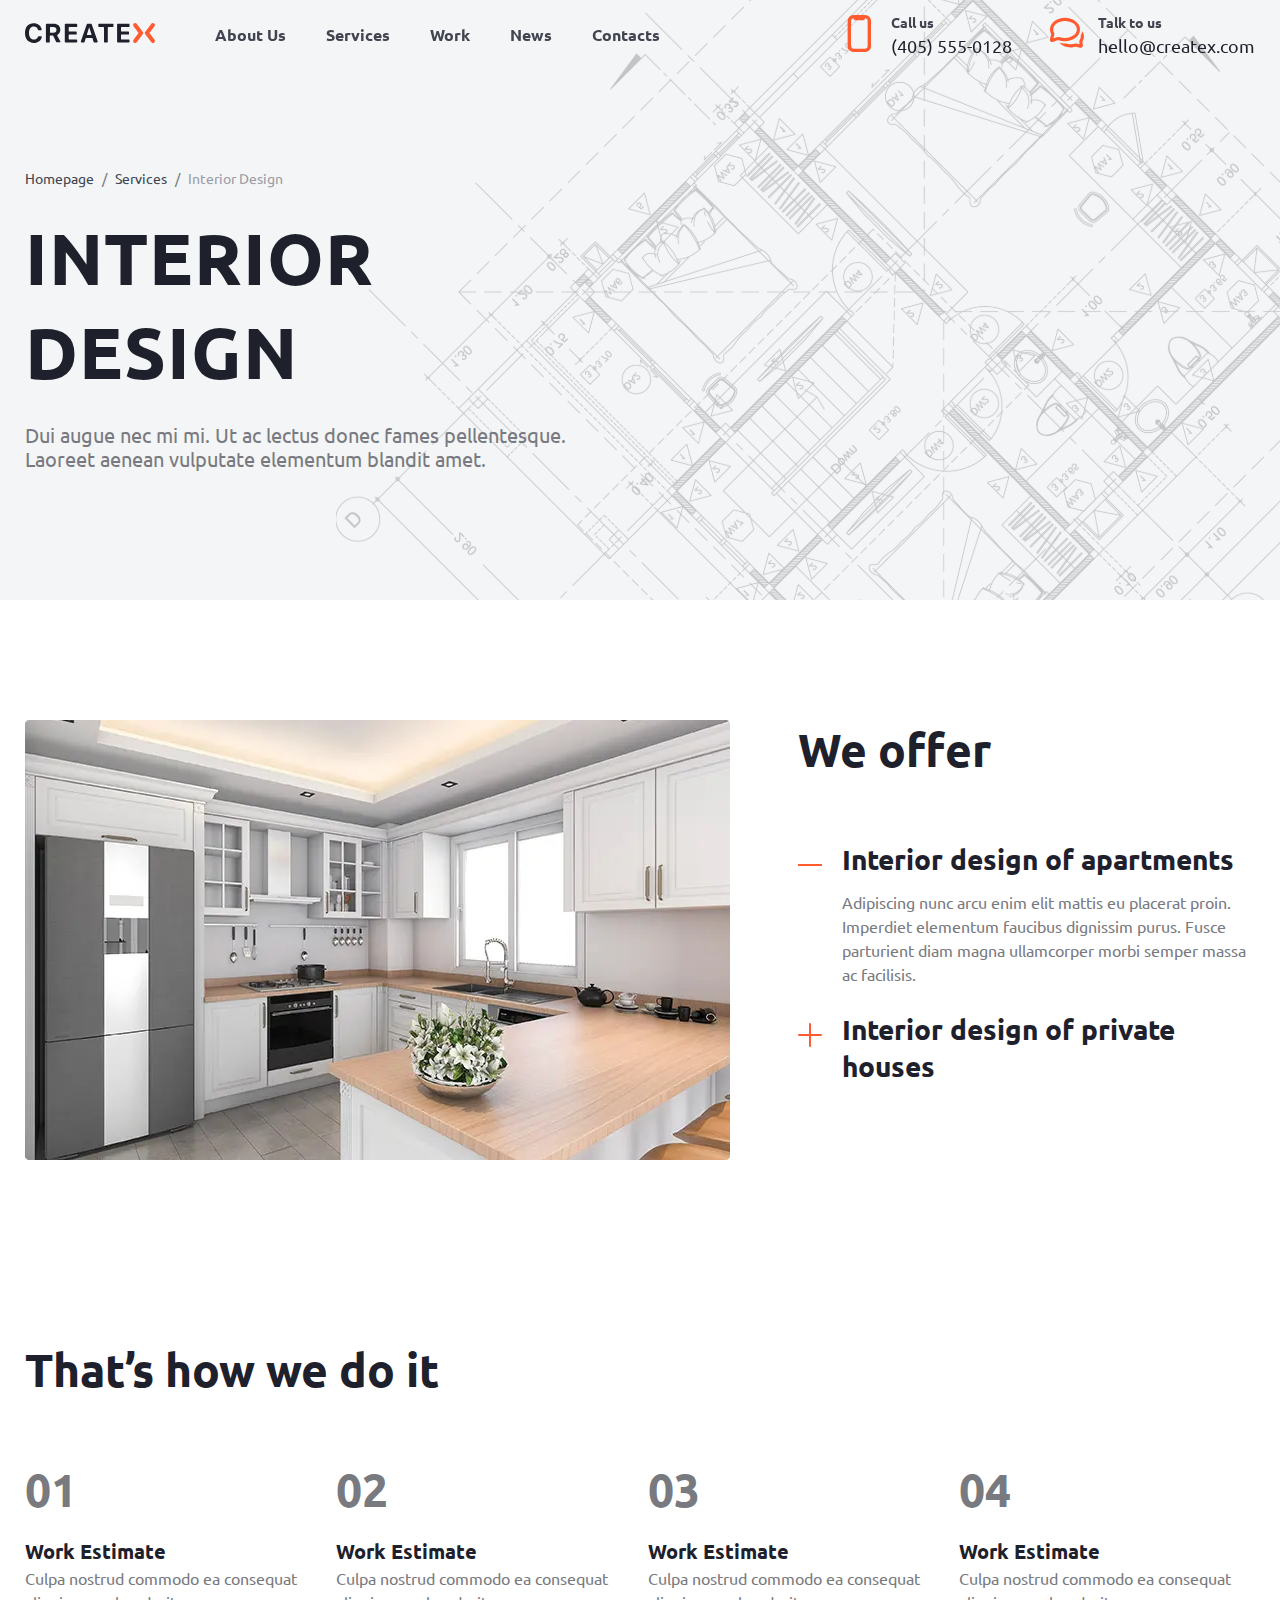
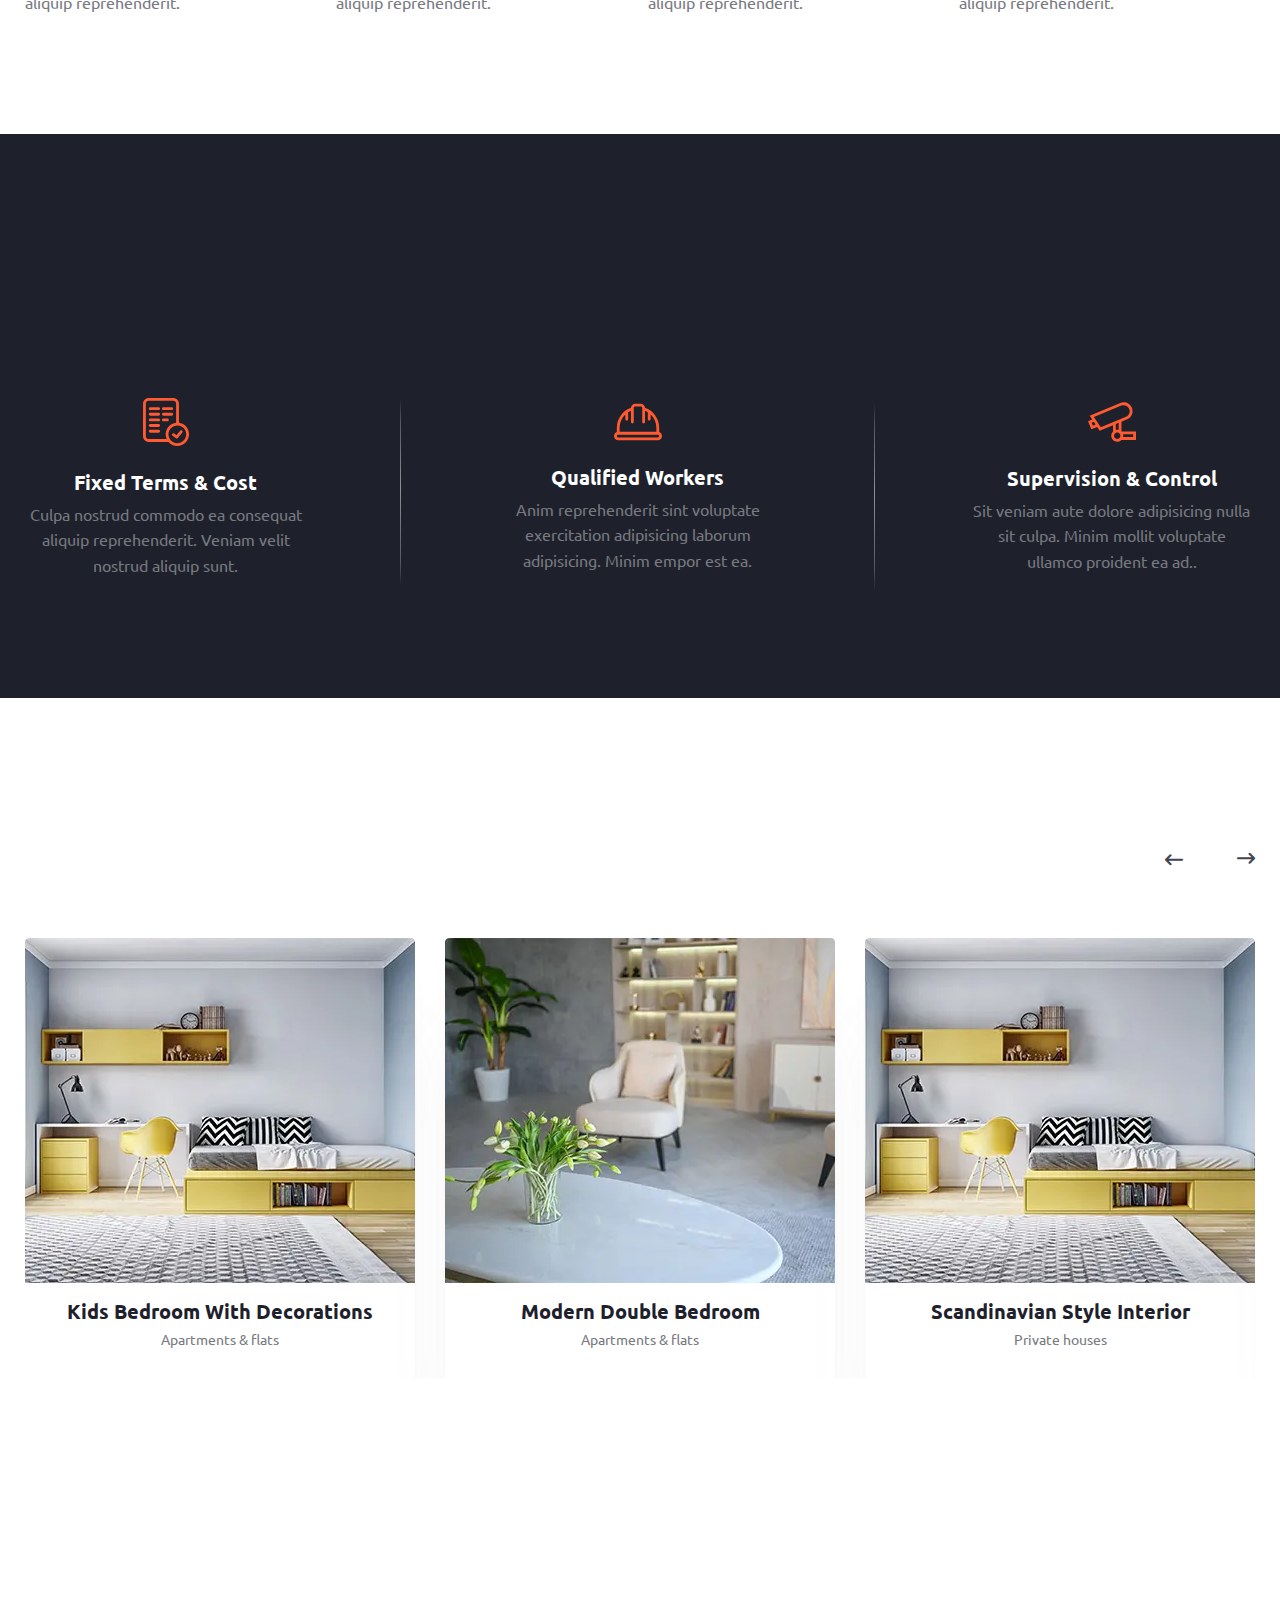
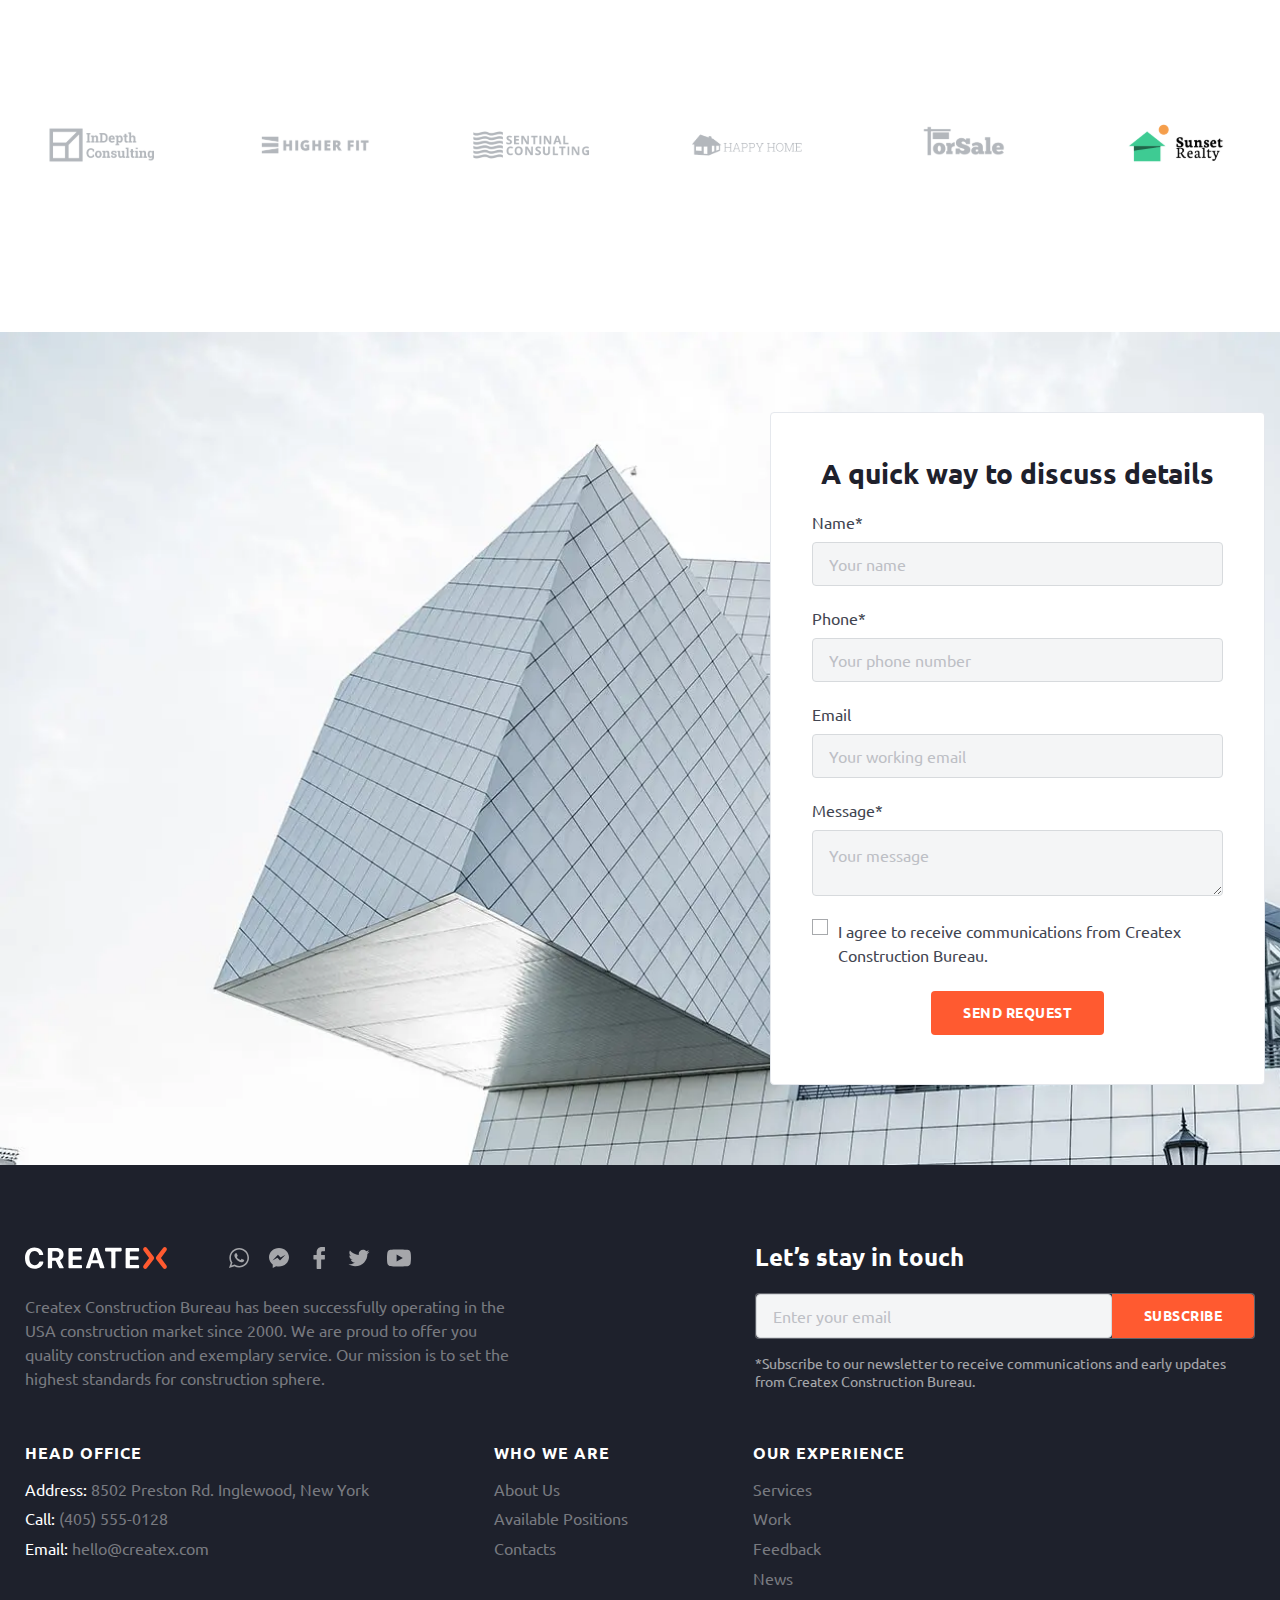
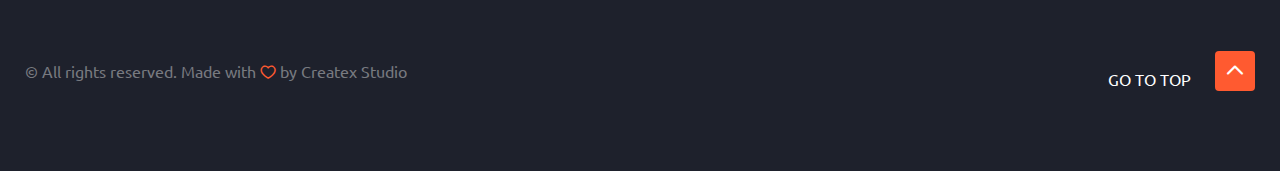
<file: design.html>
<!DOCTYPE html>
<html lang="en">

<head>
	<title>Design</title>
	<meta charset="UTF-8">
	<meta name="format-detection" content="telephone=no">
	<!-- <style>body{opacity: 0;}</style> -->
	<link rel="stylesheet" href="css/style.min.css?_v=20231222122330">
	<link rel="shortcut icon" href="favicon.ico">
	<!-- <meta name="robots" content="noindex, nofollow"> -->
	<meta name="viewport" content="width=device-width, initial-scale=1.0">
</head>

<body>
	<div class="wrapper">
		<header data-lp class="header">
			<div class="header__container">
				<a href="home.html" class="header__logo"><img src="img/logo.svg" alt="logo"></a>
				<div class="header__menu menu">
					<nav class="menu__body">
						<ul class="menu__list">
							<li class="menu__item"><a href="about.html" class="menu__link">About Us</a></li>
							<li class="menu__item"><a href="services.html" class="menu__link">Services</a></li>
							<li class="menu__item"><a href="works.html" class="menu__link">Work</a></li>
							<li class="menu__item"><a href="news.html" class="menu__link">News</a></li>
							<li class="menu__item"><a href="contacts.html" class="menu__link">Contacts</a></li>
						</ul>
					</nav>
				</div>
				<div data-da=".menu__body, 668" class="header__contacts contact-header">
					<div class="contact-header__call _icon-iPhone">
						<div class="contact-header__content">
							<h4 class="contact-header__title">Call us</h4>
							<a href="tel:4055550128" class="contact-header__tell">(405) 555-0128</a>
						</div>

					</div>
					<div class="contact-header__talk _icon-chat">
						<div class="contact-header__content">
							<h4 class="contact-header__title">Talk to us</h4>
							<a href="mailto:hello@createx.com" class="contact-header__emeil">hello@createx.com</a>
						</div>
					</div>

				</div>
				<button type="button" class=" icon-menu"><span></span></button>
			</div>
		</header>
		<main class="page">
			<section data-watch class="page__design-main main-design">
				<div class="main-design__container">
					<div class="main-design__block inner-block">
						<div class="inner-block__header">
							<nav class="inner-block__bradcrumbs bradcrumbs">
								<ul class="bradcrumbs__list">
									<li class="bradcrumbs__item"><a href="home.html" class="bradcrumbs__link">Homepage</a></li>
									<li class="bradcrumbs__item"><span class="bradcrumbs__decor">/</span></li>
									<li class="bradcrumbs__item"><a href="services.html" class="bradcrumbs__link">Services</a></li>
									<li class="bradcrumbs__item"><span class="bradcrumbs__decor">/</span></li>
									<li class="bradcrumbs__item"><span class="bradcrumbs__current">Interior Design</span></li>
								</ul>
							</nav>
						</div>
						<div class="inner-block__content">
							<h1 class="inner-block__title">INTERIOR DESIGN</h1>
							<div class="inner-block__text">
								<p>Dui augue nec mi mi. Ut ac lectus donec fames pellentesque. Laoreet aenean vulputate elementum blandit amet.</p>
							</div>
						</div>
						<div class="inner-block__image">
							<img src="img/page-design//bg-image.svg" alt="bg-image">
						</div>
					</div>
				</div>
			</section>
			<section data-watch class="page__offer offer">
				<div class="offer__container">
					<div class="offer__image">
						<picture><source srcset="img/page-design/offer/image.webp" type="image/webp"><img src="img/page-design/offer/image.jpg" alt="image"></picture>
					</div>
					<div class="offer__content">
						<h2 class="offer__title title">We offer</h2>
						<div data-one-spoller data-spollers class="offer__spollers offer-spollers">
							<details data-open class="offer-spollers__item">
								<summary class="offer-spollers__title">Interior design of apartments</summary>
								<div class="offer-spollers__body">Adipiscing nunc arcu enim elit mattis eu placerat proin. Imperdiet elementum faucibus dignissim purus.
									Fusce parturient diam magna ullamcorper morbi semper massa ac facilisis.
								</div>
							</details>
							<details class="offer-spollers__item">
								<summary class="offer-spollers__title">Interior design of private houses</summary>
								<div class="offer-spollers__body">Adipiscing nunc arcu enim elit mattis eu placerat proin. Imperdiet elementum faucibus dignissim purus.
									Fusce parturient diam magna ullamcorper morbi semper massa ac facilisis.
								</div>
							</details>
						</div>
					</div>
				</div>
			</section>
			<section data-watch class="page__how how">
				<div class="how__container">
					<h2 class="how__title title">That’s how we do it</h2>
					<div class="how__content">
						<ol class="how__list list-how">
							<li class="list-how__item">
								<span class="list-how__decor"></span>
								<h3 class="list-how__title">Work Estimate</h3>
								<div class="list-how__text">
									<p>Culpa nostrud commodo ea consequat aliquip reprehenderit.</p>
								</div>
							</li>
							<li class="list-how__item">
								<span class="list-how__decor"></span>
								<h3 class="list-how__title">Work Estimate</h3>
								<div class="list-how__text">
									<p>Culpa nostrud commodo ea consequat aliquip reprehenderit.</p>
								</div>
							</li>
							<li class="list-how__item">
								<span class="list-how__decor"></span>
								<h3 class="list-how__title">Work Estimate</h3>
								<div class="list-how__text">
									<p>Culpa nostrud commodo ea consequat aliquip reprehenderit.</p>
								</div>
							</li>
							<li class="list-how__item">
								<span class="list-how__decor"></span>
								<h3 class="list-how__title">Work Estimate</h3>
								<div class="list-how__text">
									<p>Culpa nostrud commodo ea consequat aliquip reprehenderit.</p>
								</div>
							</li>
						</ol>
					</div>
				</div>
			</section>
			<section data-watch class="page__benefits benefits">
				<div class="benefits__container">
					<div class="benefits__top top-block">
						<h2 class="top-block__title">Our benefits</h2>
						<div class="top-block__text">
							<p>Our mission is to set the highest standards for construction sphere.</p>
						</div>
					</div>
					<div class="benefits__content">
						<div class="benefits__cards">
							<div class="benefits__card card-benefits">
								<div class="card-benefits__icon">
									<img src="img/page-design/benefits/ic-contract.svg" alt="contract">
								</div>
								<h4 class="card-benefits__title card-title">Fixed Terms & Cost</h4>
								<div class="card-benefits__text">
									<p>Culpa nostrud commodo ea consequat aliquip reprehenderit. Veniam velit nostrud aliquip sunt.</p>
								</div>
							</div>
							<div class="benefits__card card-benefits">
								<div class="card-benefits__icon">
									<img src="img/page-design/benefits/workers.svg" alt="workers">
								</div>
								<h4 class="card-benefits__title card-title">Qualified Workers</h4>
								<div class="card-benefits__text">
									<p>Anim reprehenderit sint voluptate exercitation adipisicing laborum adipisicing. Minim empor est ea.</p>
								</div>
							</div>
							<div class="benefits__card card-benefits">
								<div class="card-benefits__icon">
									<img src="img/page-design/benefits/control.svg" alt="control">
								</div>
								<h4 class="card-benefits__title card-title">Supervision & Control</h4>
								<div class="card-benefits__text">
									<p>Sit veniam aute dolore adipisicing nulla sit culpa. Minim mollit voluptate ullamco proident ea ad..</p>
								</div>
							</div>
						</div>
					</div>
				</div>
			</section>
			<section data-watch class="page__projects-design projects">
				<div class="projects__container">
					<div class="projects__top top-block">
						<h2 class="top-block__title">Related projects</h2>
					</div>
					<div class="projects__navigation navigation">
						<button type="button" class="projects__button-prev _icon-Right"></button>
						<button type="button" class="projects__button-next _icon-Right"></button>
					</div>
					<!-- Оболонка слайдера -->
					<div class="projects__slider swiper">
						<!-- Якщо потрібна навігація (ліворуч/праворуч) -->
						<!-- Частина слайдера, що рухається -->
						<div class="projects__wrapper swiper-wrapper">
							<!-- Слайд -->
							<div class="projects__slide swiper-slide projects-slide">
								<div class="projects-slide__image">
									<picture><source srcset="img/page-design/projects/01.webp" type="image/webp"><img src="img/page-design/projects/01.jpg" alt="Kids Bedroom"></picture>
								</div>
								<div class="projects-slide__content">
									<h4 class="projects-slide__title">Kids Bedroom With Decorations</h4>
									<div class="projects-slide__text">
										<p>Apartments & flats</p>
									</div>
									<a href="#" class="projects-slide__button button button--outline button--red">View Project</a>
								</div>
							</div>
							<div class="projects__slide swiper-slide projects-slide">
								<div class="projects-slide__image">
									<picture><source srcset="img/page-design/projects/02.webp" type="image/webp"><img src="img/page-design/projects/02.jpg" alt="Modern Double Bedroom"></picture>
								</div>
								<div class="projects-slide__content">
									<h4 class="projects-slide__title">Modern Double Bedroom</h4>
									<div class="projects-slide__text">
										<p>Apartments & flats</p>
									</div>
									<a href="#" class="projects-slide__button button button--outline button--red">View Project</a>
								</div>

							</div>
							<div class="projects__slide swiper-slide projects-slide">
								<div class="projects-slide__image">
									<picture><source srcset="img/page-design/projects/01.webp" type="image/webp"><img src="img/page-design/projects/01.jpg" alt="Kids Bedroom"></picture>
								</div>
								<div class="projects-slide__content">
									<h4 class="projects-slide__title">Scandinavian Style Interior</h4>
									<div class="projects-slide__text">
										<p>Private houses</p>
									</div>
									<a href="#" class="projects-slide__button button button--outline button--red">View Project</a>
								</div>
							</div>
							<div class="projects__slide swiper-slide projects-slide">
								<div class="projects-slide__image">
									<picture><source srcset="img/page-design/projects/01.webp" type="image/webp"><img src="img/page-design/projects/01.jpg" alt="Kids Bedroom"></picture>
								</div>
								<div class="projects-slide__content">
									<h4 class="projects-slide__title">Kids Bedroom With Decorations</h4>
									<div class="projects-slide__text">
										<p>Apartments & flats</p>
									</div>
									<a href="#" class="projects-slide__button button button--outline button--red">View Project</a>
								</div>
							</div>
							<div class="projects__slide swiper-slide projects-slide">
								<div class="projects-slide__image">
									<picture><source srcset="img/page-design/projects/02.webp" type="image/webp"><img src="img/page-design/projects/02.jpg" alt="Modern Double Bedroom"></picture>
								</div>
								<div class="projects-slide__content">
									<h4 class="projects-slide__title">Modern Double Bedroom</h4>
									<div class="projects-slide__text">
										<p>Apartments & flats</p>
									</div>
									<a href="#" class="projects-slide__button button button--outline button--red">View Project</a>
								</div>

							</div>
							<div class="projects__slide swiper-slide projects-slide">
								<div class="projects-slide__image">
									<picture><source srcset="img/page-design/projects/01.webp" type="image/webp"><img src="img/page-design/projects/01.jpg" alt="Kids Bedroom"></picture>
								</div>
								<div class="projects-slide__content">
									<h4 class="projects-slide__title">Scandinavian Style Interior</h4>
									<div class="projects-slide__text">
										<p>Private houses</p>
									</div>
									<a href="#" class="projects-slide__button button button--outline button--red">View Project</a>
								</div>
							</div>
						</div>
					</div>
				</div>
			</section>
			<section data-watch class="page__parners-design partners">
				<div class="partners__container">
					<div class="partners__top top-block">
						<h2 class="top-block__title">Supported by 12+ partners</h2>
					</div>
					<div class="partners__content">
						<div class="partners__image">
							<img src="img/partners/InDepth Consulting Logo - Untitled Page.svg" alt="InDepth logo Page">
						</div>
						<div class="partners__image">
							<img src="img/partners/Higher Fit Logo - Untitled Page.svg" alt="HigherLogo">
						</div>
						<div class="partners__image">
							<img src="img/partners/Sentinal Consulting Logo.svg" alt="Sentinal Consulting Logo">
						</div>
						<div class="partners__image">
							<img src="img/partners/Happy Home Logo.svg" alt="Happy Home Logo">
						</div>
						<div class="partners__image">
							<img src="img/partners/For Sale Logo.svg" alt="For Sale Logo">
						</div>
						<div class="partners__image">
							<img src="img/partners/client-logo.svg" alt="Sunset Realty Logo">
						</div>
					</div>
				</div>
			</section>
		</main>
		<footer class="footer">
			<div class="footer__request request-footer">
				<div class="request-footer__container">
					<div class="request-footer__aplication">
						<h3 class="request-footer__title">A quick way to discuss details</h3>
						<div class="request-footer__form form-request">
							<form action="#" class="form-request__form form">
								<div class="form__block">
									<div class="form__text">Name*</div>
									<input type="text" name="Name" data-error="Error" placeholder="Your name" class="form__input">
								</div>
								<div class="form__block">
									<div class="form__text">Phone*</div>
									<input type="tel" name="phone" data-error="Error" placeholder="Your phone number" class="form__input">
								</div>
								<div class="form__block">
									<div class="form__text">Email</div>
									<input type="text" name="form[email]" data-error="Error" placeholder="Your working email" class="form__input">
								</div>
								<div class="form__block ">
									<div class="form__text">Message*</div>
									<textarea type="text" name="message" data-error="Error" placeholder="Your message" class="form__input form-request__input--email "></textarea>
								</div>
								<div class="form__checkbox checkbox">
									<input id="c_1" data-error="Помилка" class="checkbox__input" type="checkbox" value="1" name="form[]">
									<label for="c_1" class="checkbox__label"><span class="checkbox__text">I agree to receive communications from Createx Construction Bureau.</span></label>
								</div>
								<button type="submit" class="form__button button">send request</button>
							</form>
						</div>
					</div>
				</div>
			</div>
			<div class="footer__container">
				<div class="footer__content">
					<div class="footer__info info-footer">
						<div class="info-footer__about">
							<div class="info-footer__top">
								<a href="#" class="info-footer__logo"><img src="img/footer/logo.svg" alt="logo"></a>
								<div class="info-footer__social">
									<a href="#" class="info-footer__link"><img src="img/footer/Whatsapp.svg" alt="Whatsapp"></a>
									<a href="#" class="info-footer__link"><img src="img/footer/Messanger.svg" alt="Messanger"></a>
									<a href="#" class="info-footer__link"><img src="img/footer/Facebook.svg" alt="Facebook"></a>
									<a href="#" class="info-footer__link"><img src="img/footer/Twitter.svg" alt="Twitter"></a>
									<a href="#" class="info-footer__link"><img src="img/footer/YouTube.svg" alt="YouTube"></a>
								</div>
							</div>
							<div class="info-footer__text">
								<p>Createx Construction Bureau has been successfully
									operating in the USA construction market since 2000.
									We are proud to offer you quality construction and exemplary service.
									Our mission is to set the highest standards for construction sphere.
								</p>
							</div>
						</div>
						<div class="info-footer__subscribe subscribe-footer">
							<h3 class="subscribe-footer__title">Let’s stay in touch</h3>
							<form action="#" class="subscribe-footer__form form">
								<input data-required="email" autocomplete="off" type="text" name="form[]" data-error="Wrong email" placeholder="Enter your email" class="form__input input">
								<button type="submit" class="form__button button button--subscribe">Subscribe</button>
							</form>
							<div class="subscribe-footer__text">
								<p>*Subscribe to our newsletter to receive communications and early updates from Createx Construction Bureau.</p>
							</div>
						</div>
					</div>
					<div class="footer__menu menu-footer">
						<div data-spollers="479.98" class="menu-footer__spollers">
							<details class="menu-footer__block">
								<summary class="menu-footer__title">HEAD OFFICE</summary>
								<div class="menu-footer__body">
									<ul class="menu-footer__list">
										<li class="menu-footer__item">
											<span class="menu-footer__text">Address:</span>
											<a href="#" class="menu-footer__link">8502 Preston Rd. Inglewood, New York</a>
										</li>
										<li class="menu-footer__item">
											<span class="menu-footer__text">Call:</span>
											<a href="tel:4055550128" class="menu-footer__link">(405) 555-0128</a>
										</li>
										<li class="menu-footer__item">
											<span class="menu-footer__text">Email:</span>
											<a href="mailto:hello@createx.com" class="menu-footer__link">hello@createx.com</a>
										</li>
									</ul>
								</div>
							</details>
							<details class="menu-footer__block">
								<summary class="menu-footer__title">WHO WE ARE</summary>
								<div class="menu-footer__body">
									<ul class="menu-footer__list">
										<li class="menu-footer__item">
											<a href="about.html" class="menu-footer__link">About Us</a>
										</li>
										<li class="menu-footer__item">
											<a href="positions.html" class="menu-footer__link">Available Positions</a>
										</li>
										<li class="menu-footer__item">
											<a href="contacts.html" class="menu-footer__link">Contacts</a>
										</li>
									</ul>
								</div>
							</details>
							<details class="menu-footer__block">
								<summary class="menu-footer__title">OUR EXPERIENCE</summary>
								<div class="menu-footer__body">
									<ul class="menu-footer__list">
										<li class="menu-footer__item">
											<a href="services.html" class="menu-footer__link">Services</a>
										</li>
										<li class="menu-footer__item">
											<a href="works.html" class="menu-footer__link">Work</a>
										</li>
										<li class="menu-footer__item">
											<a href="contacts.html" class="menu-footer__link">Feedback</a>
										</li>
										<li class="menu-footer__item">
											<a href="news.html" class="menu-footer__link">News</a>
										</li>
									</ul>
								</div>
							</details>
						</div>
					</div>
					<div class="footer__bottom bottom-footer">
						<div class="bottom-footer__copy copy-footer">
							<div class="copy-footer__text _icon-heart">© All rights reserved. Made with</div>
							<div class="copy-footer__text">by Createx Studio </div>
						</div>
						<div class="bottom-footer__go-up">
							<div class="bottom-footer__text">GO TO TOP</div>
							<button data-goto=".page" class="bottom-footer__button button button--go-up"></button>
						</div>
					</div>
				</div>
		</footer>
	</div>
	<script src="js/app.min.js?_v=20231222122330"></script>
</body>

</html>
</file>
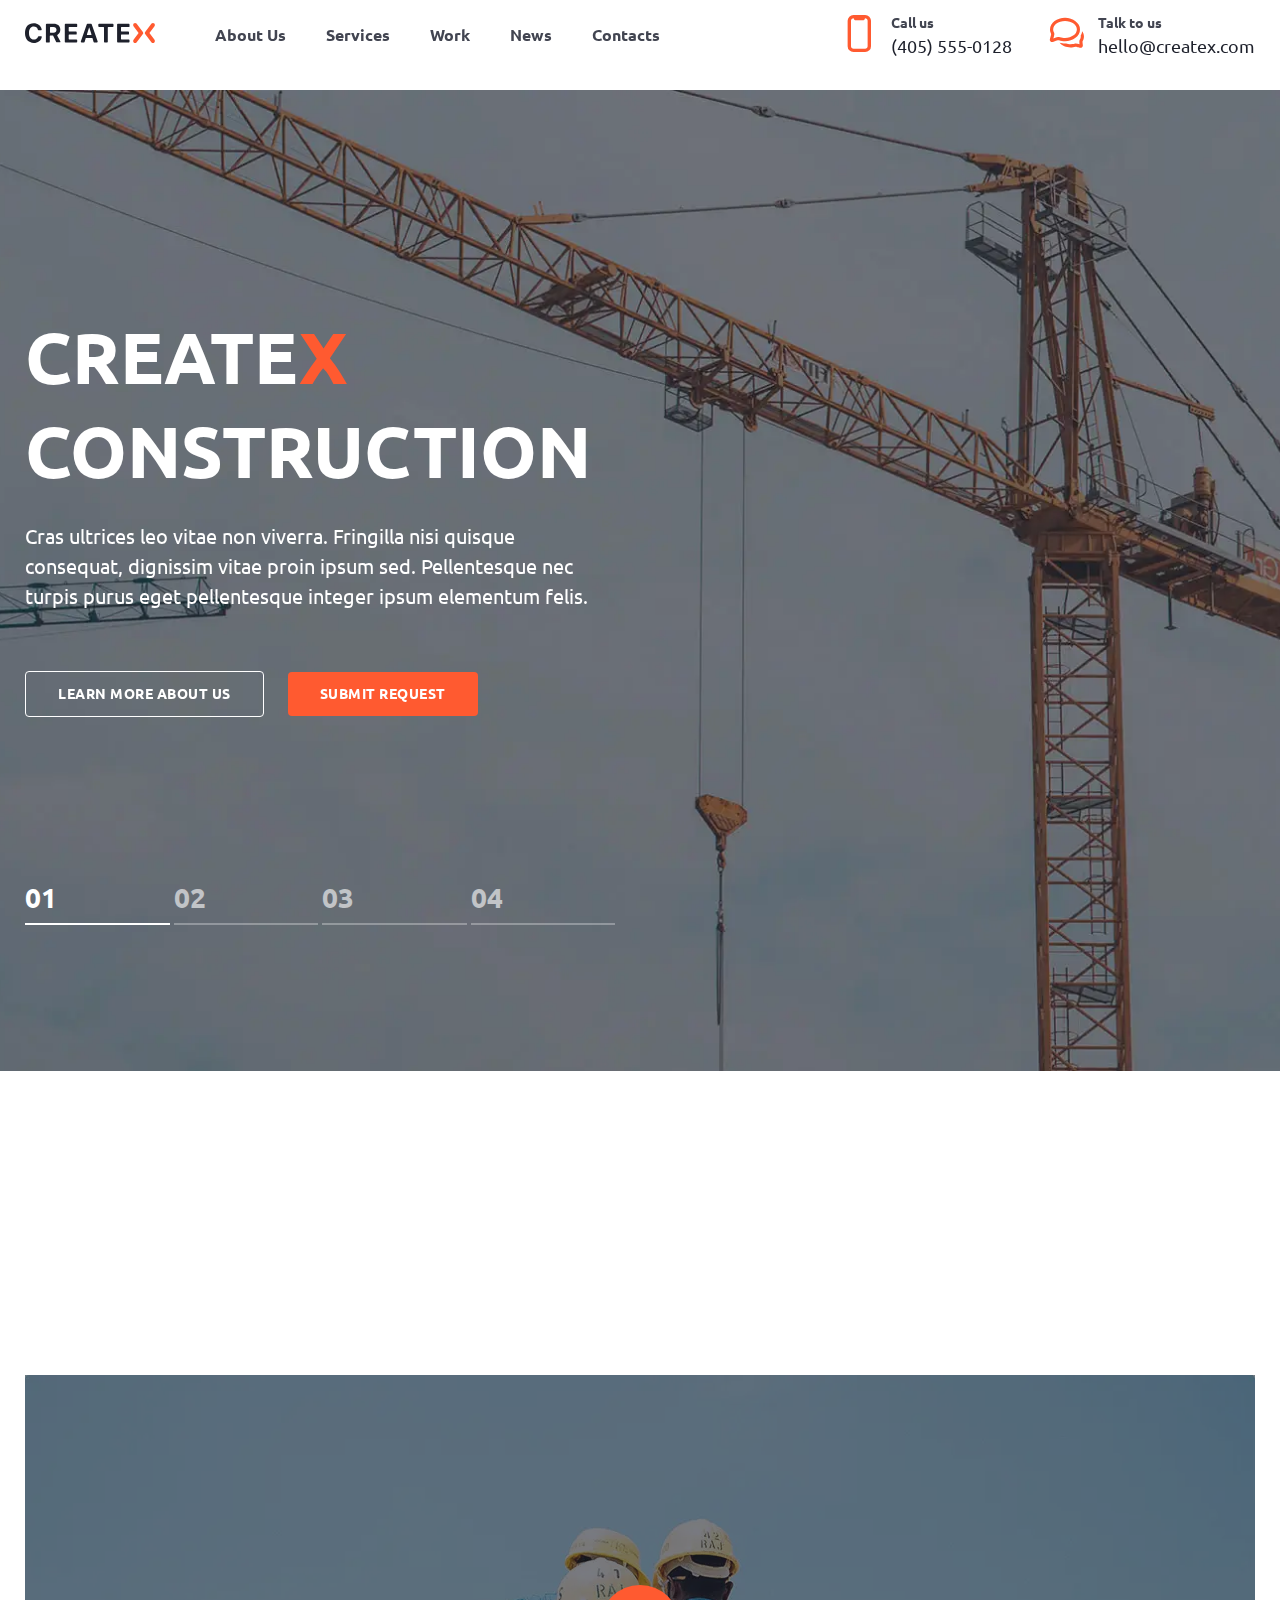
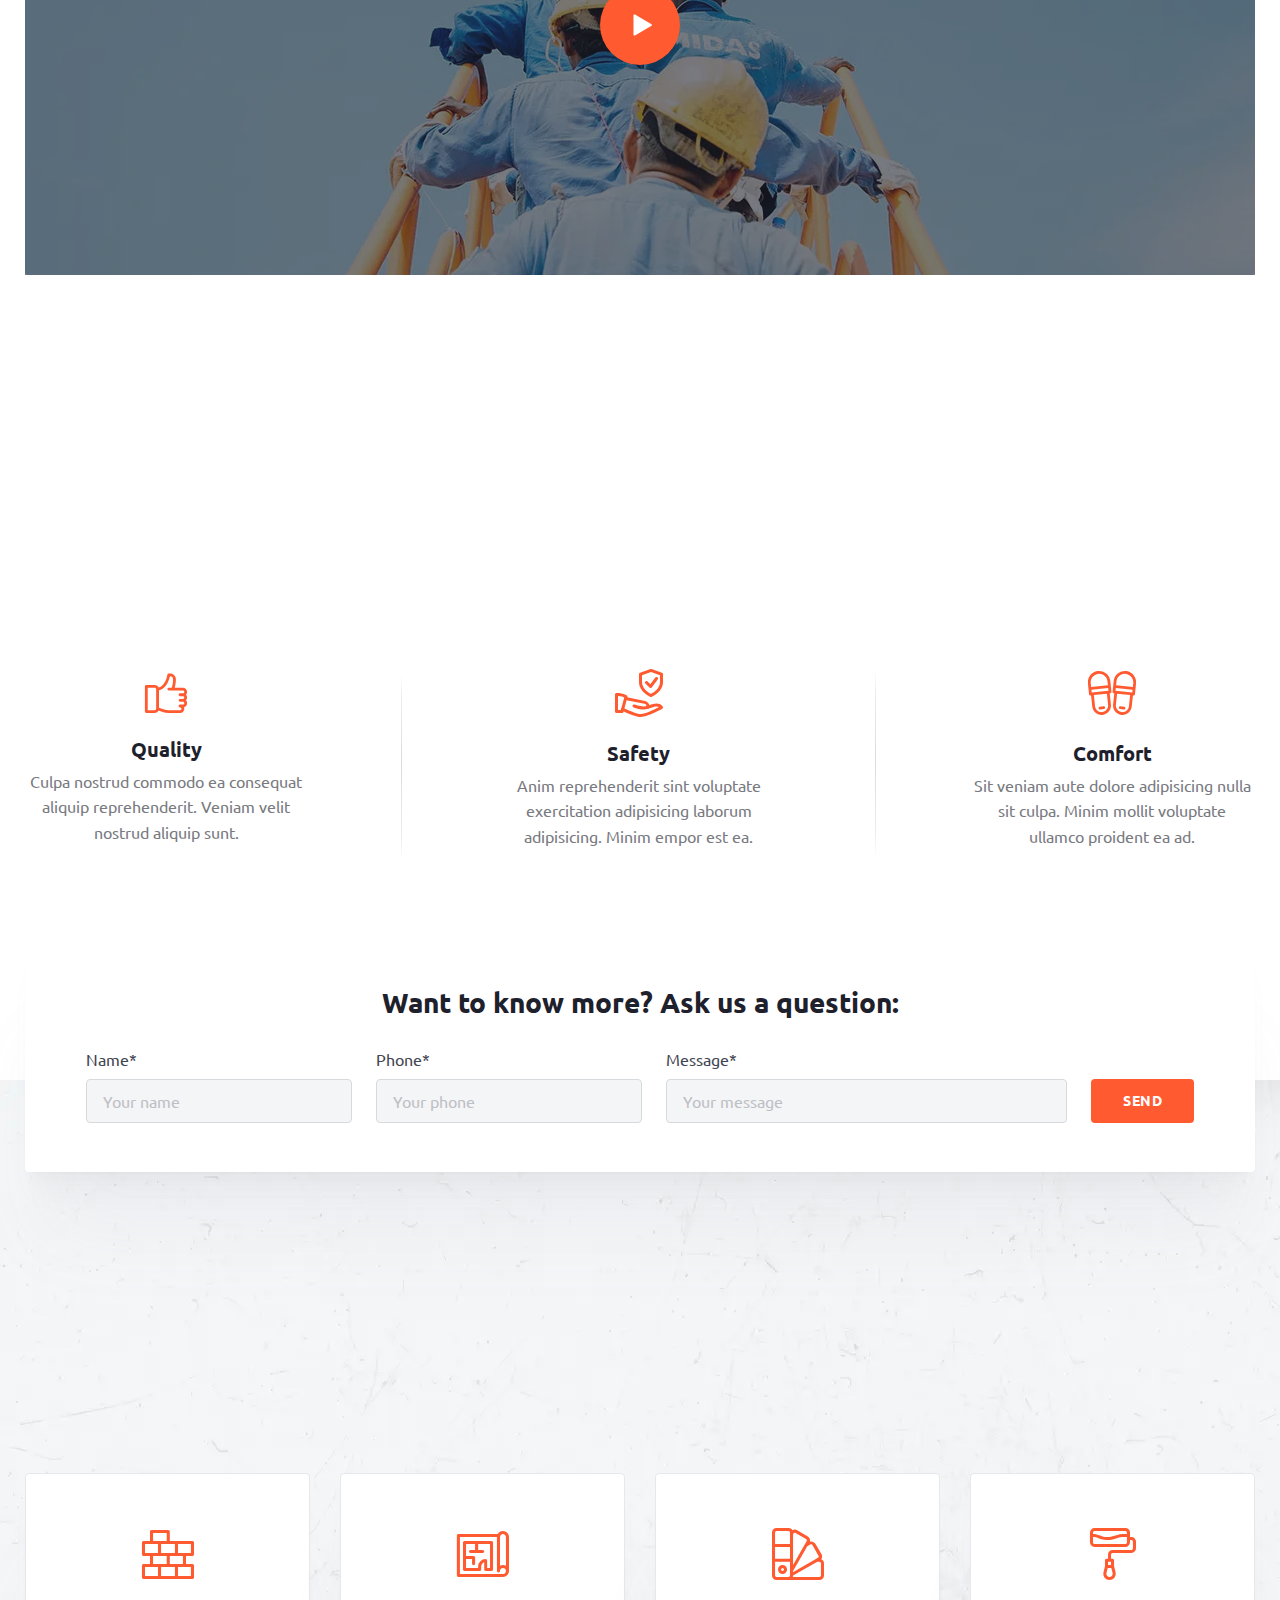
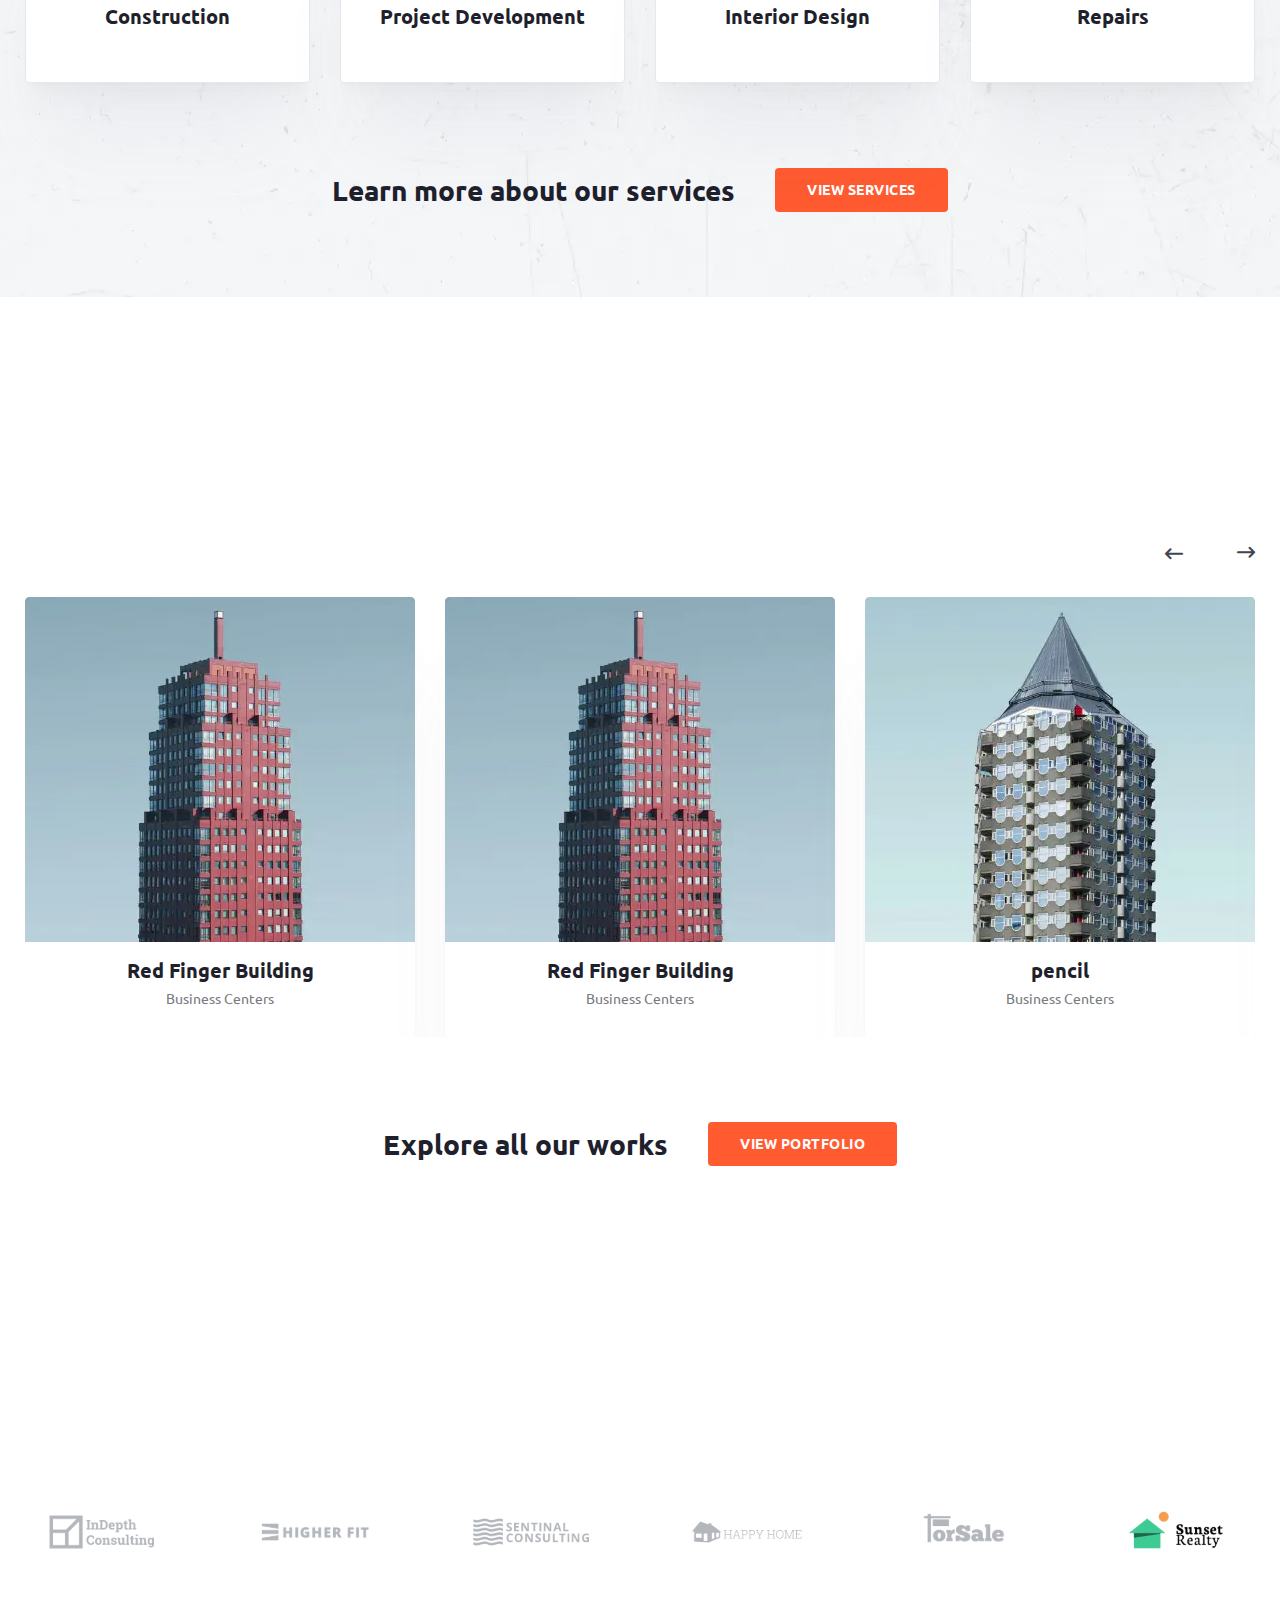
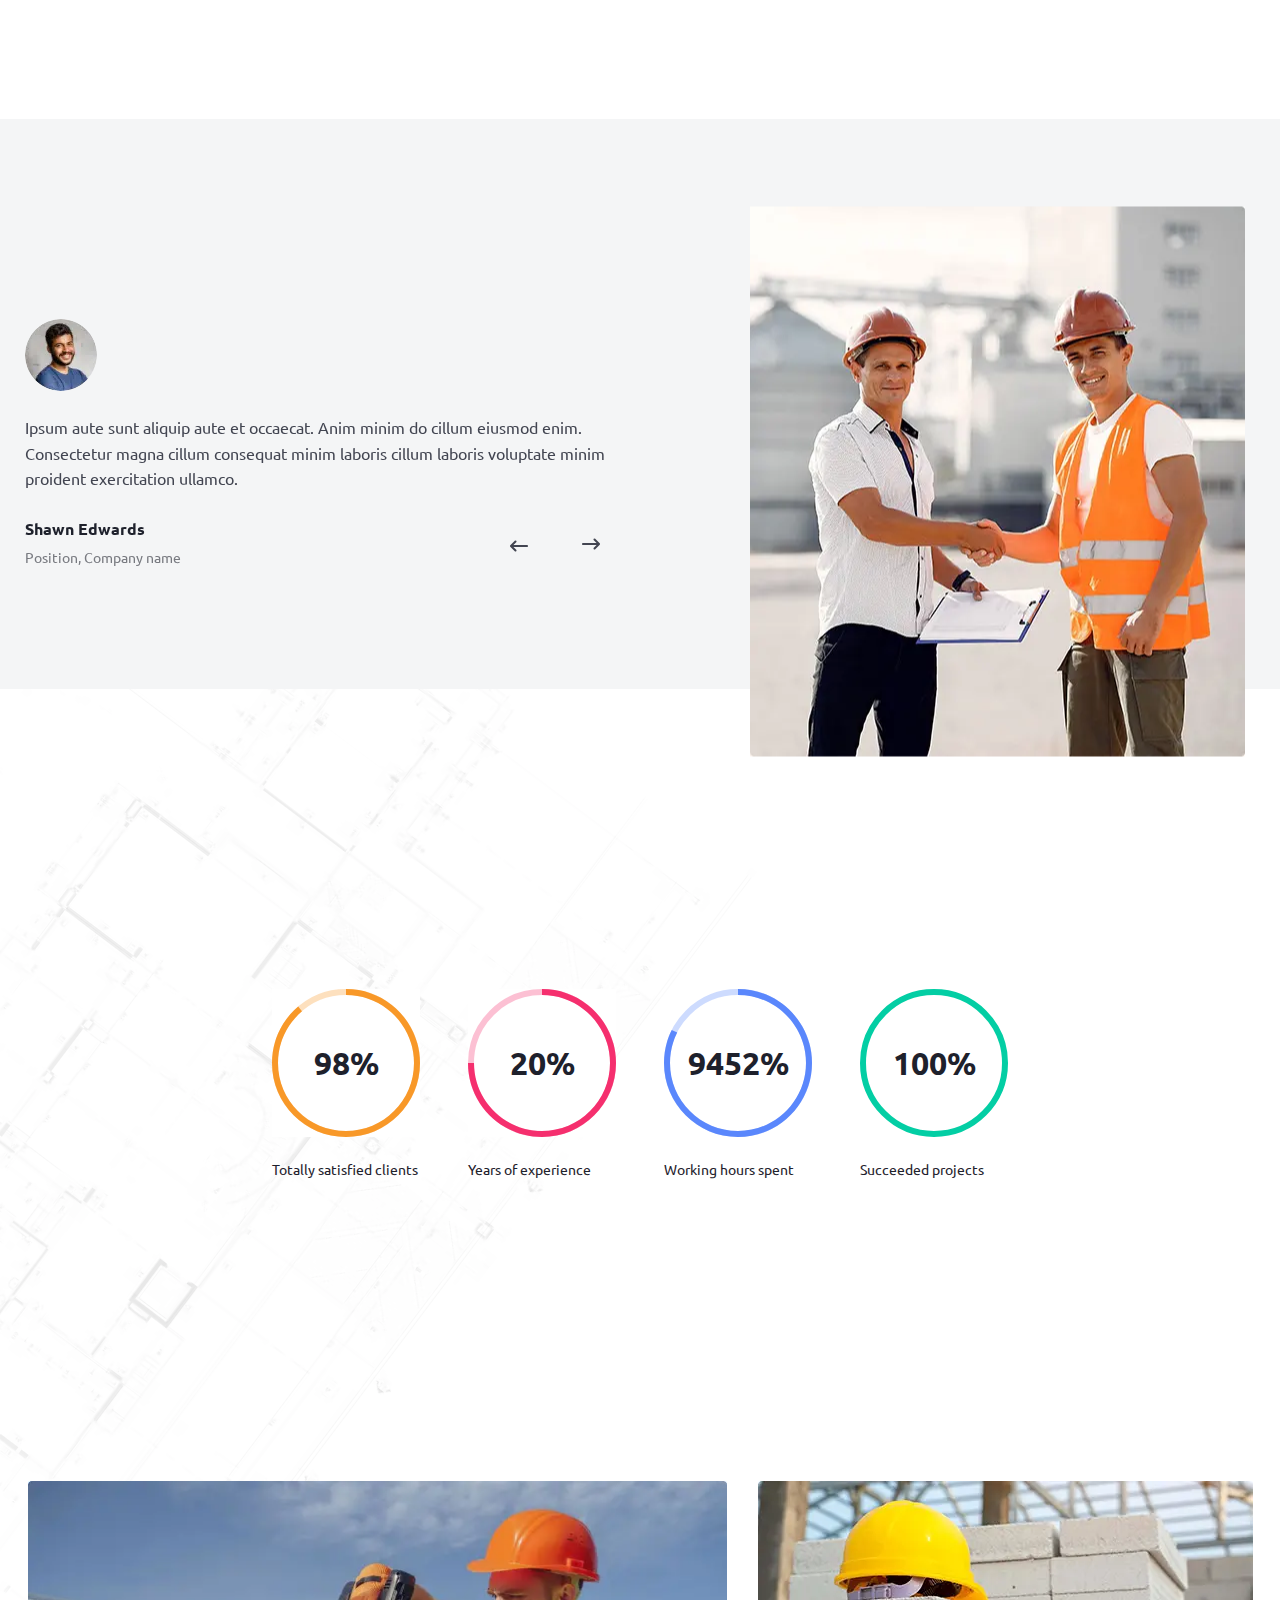
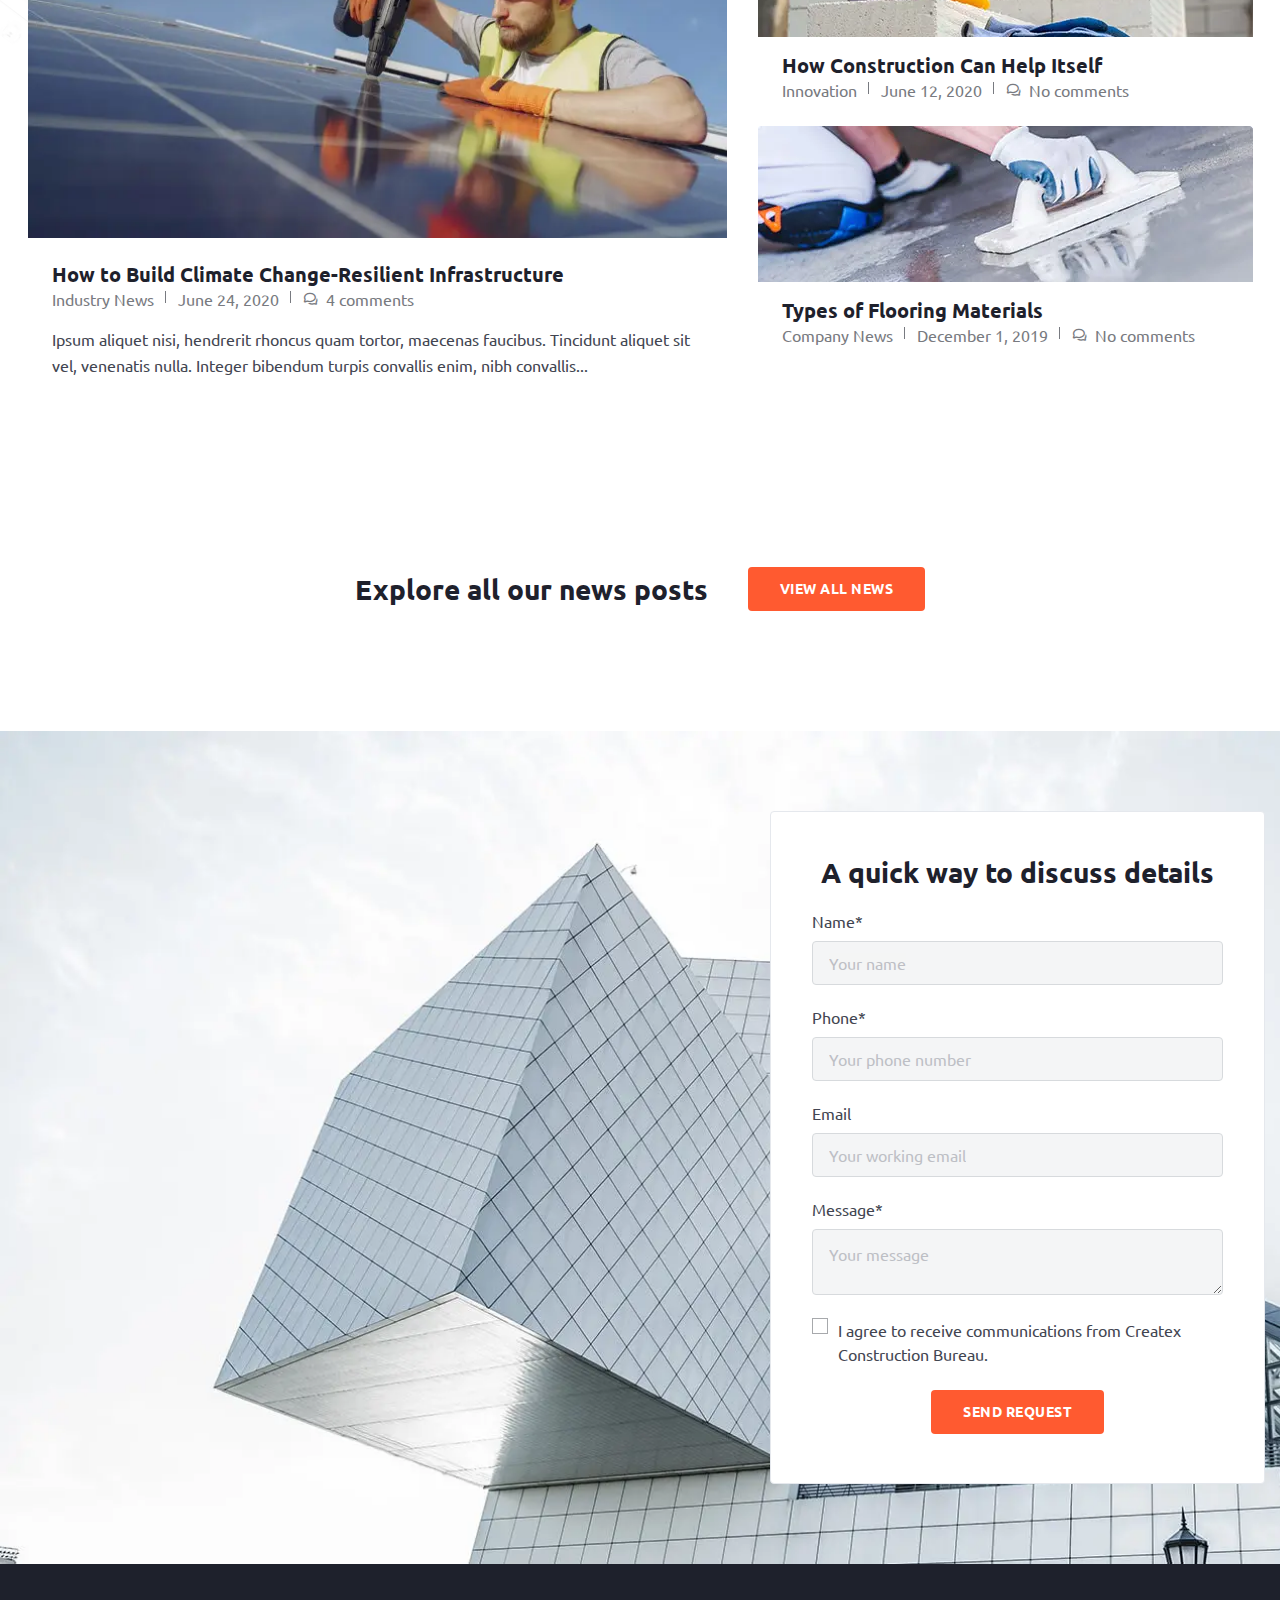
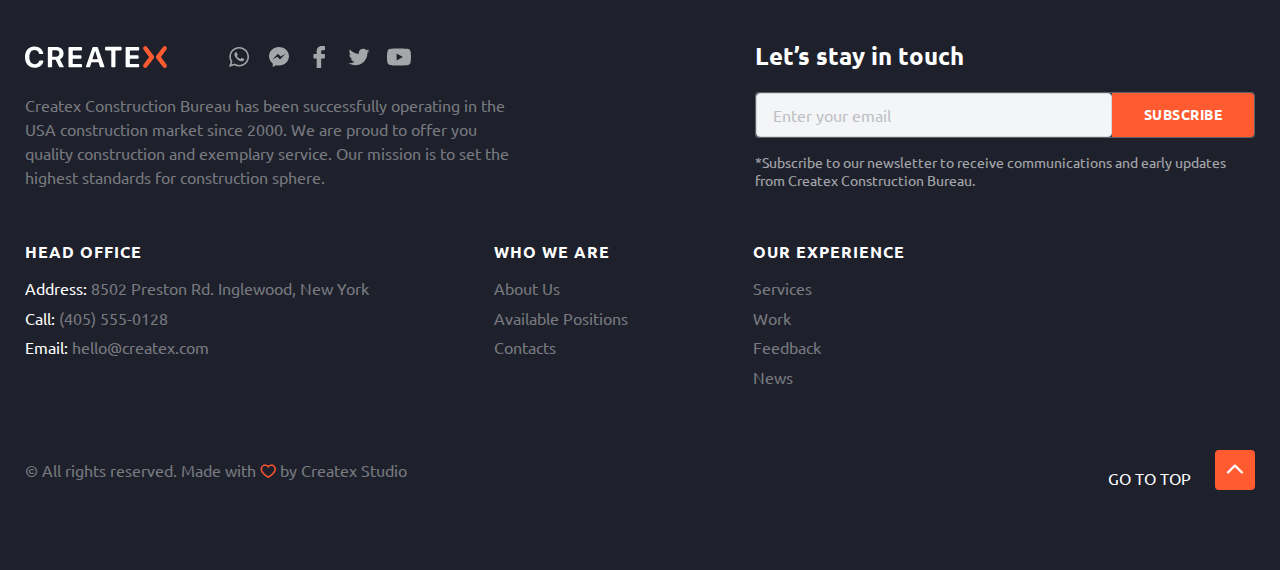
<file: home.html>
<!DOCTYPE html>
<html lang="en">

<head>
	<title>HomePage</title>
	<meta charset="UTF-8">
	<meta name="format-detection" content="telephone=no">
	<!-- <style>body{opacity: 0;}</style> -->
	<link rel="stylesheet" href="css/style.min.css?_v=20231222122330">
	<link rel="shortcut icon" href="favicon.ico">
	<!-- <meta name="robots" content="noindex, nofollow"> -->
	<meta name="viewport" content="width=device-width, initial-scale=1.0">
</head>

<body>
	<div class="wrapper">
		<header data-lp class="header">
			<div class="header__container">
				<a href="home.html" class="header__logo"><img src="img/logo.svg" alt="logo"></a>
				<div class="header__menu menu">
					<nav class="menu__body">
						<ul class="menu__list">
							<li class="menu__item"><a href="about.html" class="menu__link">About Us</a></li>
							<li class="menu__item"><a href="services.html" class="menu__link">Services</a></li>
							<li class="menu__item"><a href="works.html" class="menu__link">Work</a></li>
							<li class="menu__item"><a href="news.html" class="menu__link">News</a></li>
							<li class="menu__item"><a href="contacts.html" class="menu__link">Contacts</a></li>
						</ul>
					</nav>
				</div>
				<div data-da=".menu__body, 668" class="header__contacts contact-header">
					<div class="contact-header__call _icon-iPhone">
						<div class="contact-header__content">
							<h4 class="contact-header__title">Call us</h4>
							<a href="tel:4055550128" class="contact-header__tell">(405) 555-0128</a>
						</div>

					</div>
					<div class="contact-header__talk _icon-chat">
						<div class="contact-header__content">
							<h4 class="contact-header__title">Talk to us</h4>
							<a href="mailto:hello@createx.com" class="contact-header__emeil">hello@createx.com</a>
						</div>
					</div>

				</div>
				<button type="button" class=" icon-menu"><span></span></button>
			</div>
		</header>
		<main class="page">
			<section class="page__main main-block">
				<div class="main-block__image">
					<picture><source srcset="img/main-block/bg-image.webp" type="image/webp"><img src="img/main-block/bg-image.jpg" alt="bg-image"></picture>
				</div>
				<div class="main-block__container">
					<div class="main-block__content">
						<!-- Оболонка слайдера -->
						<div class="main-block__slider swiper">
							<!-- Частина слайдера, що рухається -->
							<div class="main-block__wrapper swiper-wrapper">
								<!-- Слайд -->
								<div class="main-block__slide swiper-slide">
									<h1 data-swiper-parallax="-100" class="swiper-slide__title">CREATE<span>X</span> CONSTRUCTION</h1>
									<div data-swiper-parallax="-200" class="swiper-slide__text">
										<p>Cras ultrices leo vitae non viverra. Fringilla nisi quisque consequat, dignissim vitae proin
											ipsum sed. Pellentesque nec turpis purus eget pellentesque integer ipsum elementum felis.
										</p>
									</div>
									<div data-swiper-parallax="-150" class="swiper-slide__buttons">
										<a href="#" class="swiper-slide__button button button--outline">Learn more about us</a>
										<button class="swiper-slide__button button">SUBMIT REQUEST</button>
									</div>
								</div>
								<div class="main-block__slide swiper-slide">
									<h1 data-swiper-parallax="-100" class="swiper-slide__title">CREATE<span>X</span> CONSTRUCTION</h1>
									<div data-swiper-parallax="-200" class="swiper-slide__text">
										<p>Cras ultrices leo vitae non viverra. Fringilla nisi quisque consequat, dignissim vitae proin
											ipsum sed. Pellentesque nec turpis purus eget pellentesque integer ipsum elementum felis.
										</p>
									</div>
									<div data-swiper-parallax="-150" class="swiper-slide__buttons">
										<a href="#" class="swiper-slide__button button button--outline">Learn more about us</a>
										<button class="swiper-slide__button button">SUBMIT REQUEST</button>
									</div>
								</div>
								<div class="main-block__slide swiper-slide">
									<h1 data-swiper-parallax="-100" class="swiper-slide__title">CREATE<span>X</span> CONSTRUCTION</h1>
									<div data-swiper-parallax="-200" class="swiper-slide__text">
										<p>Cras ultrices leo vitae non viverra. Fringilla nisi quisque consequat, dignissim vitae proin
											ipsum sed. Pellentesque nec turpis purus eget pellentesque integer ipsum elementum felis.
										</p>
									</div>
									<div data-swiper-parallax="-150" class="swiper-slide__buttons">
										<a href="#" class="swiper-slide__button button button--outline">Learn more about us</a>
										<button class="swiper-slide__button button">SUBMIT REQUEST</button>
									</div>
								</div>
								<div class="main-block__slide swiper-slide">
									<h1 data-swiper-parallax="-100" class="swiper-slide__title">CREATE<span>X</span> CONSTRUCTION</h1>
									<div data-swiper-parallax="-200" class="swiper-slide__text">
										<p>Cras ultrices leo vitae non viverra. Fringilla nisi quisque consequat, dignissim vitae proin
											ipsum sed. Pellentesque nec turpis purus eget pellentesque integer ipsum elementum felis.
										</p>
									</div>
									<div data-swiper-parallax="-150" class="swiper-slide__buttons">
										<a href="#" class="swiper-slide__button button button--outline">Learn more about us</a>
										<button class="swiper-slide__button button">SUBMIT REQUEST</button>
									</div>
								</div>
							</div>
							<button type="button" class="swiper-button-prev _icon-arrow"></button>
							<button type="button" class="swiper-button-next _icon-arrow"></button>
							<!-- Якщо потрібна пагінація -->
							<div class="main-block__pagination">
								<div class="swiper-pagination"></div>
							</div>

							<!-- Якщо потрібна навігація (ліворуч/праворуч) -->
						</div>
					</div>
				</div>
			</section>
			<section data-watch class="page__we-are we">
				<div class="we__container">
					<div class="we__top top-block">
						<h2 class="top-block__title">We are Createx Construction Bureau </h2>
						<div class="top-block__text">
							<p>We are rightfully considered to be the best construction company in the USA.</p>
						</div>
					</div>
					<div class="we__content">
						<a href="#" class="we__image"><picture><source srcset="img/We-are/video.webp" type="image/webp"><img src="img/We-are/video.jpg" alt="video"></picture>
							<span class="we__play">
								<img src="img/large.svg" alt="large">
							</span></a>
					</div>
				</div>
			</section>
			<section data-watch class="page__values-home values">
				<div class="values__container">
					<div class="values__top top-block">
						<h2 class="top-block__title">Our core values</h2>
						<div class="top-block__text">
							<p>Our mission is to set the highest standards for construction sphere.</p>
						</div>
					</div>
					<div class="values__content">
						<div class="values__cards">
							<div class="values__card card-values">
								<div class="card-values__icon">
									<img src="img/values/like.svg" alt="Quantity">
								</div>
								<h4 class="card-values__title card-title">Quality</h4>
								<div class="card-values__text">
									<p>Culpa nostrud commodo ea consequat aliquip reprehenderit. Veniam velit nostrud aliquip sunt.</p>
								</div>
							</div>
							<div class="values__card card-values">
								<div class="card-values__icon">
									<img src="img/values/ic-hand.svg	" alt="hand">
								</div>
								<h4 class="card-values__title card-title">Safety</h4>
								<div class="card-values__text">
									<p>Anim reprehenderit sint voluptate exercitation adipisicing laborum adipisicing. Minim empor est ea.</p>
								</div>
							</div>
							<div class="values__card card-values">
								<div class="card-values__icon">
									<img src="img/values/comfort.svg" alt="comfort	">
								</div>
								<h4 class="card-values__title card-title">Comfort</h4>
								<div class="card-values__text">
									<p>Sit veniam aute dolore adipisicing nulla sit culpa. Minim mollit voluptate ullamco proident ea ad.</p>
								</div>
							</div>
						</div>
					</div>
					<div class="values__questions questions-values ">
						<div class="questions-values__ask">
							<h3 class="questions-values__title">Want to know more? Ask us a question:</h3>

							<form action="#" class="questions-values__form form">
								<div class="form__block">
									<div class="form__text">Name*</div>
									<input type="text" name="form[email]" data-error="Error" placeholder="Your name" class="form__input">
								</div>
								<div class="form__block">
									<div class="form__text">Phone*</div>
									<input type="text" name="form[email]" data-error="Error" placeholder="Your phone" class="form__input">
								</div>
								<div class="form__block">
									<div class="form__text">Message*</div>
									<input type="text" name="form[email]" data-error="Error" placeholder="Your message" class="form__input">
								</div>
								<button type="submit" class="form__button  button button--ask">send</button>
							</form>

						</div>
					</div>
				</div>
			</section>
			<section data-watch class="page__services-home services">
				<div class="services__container">
					<div class="services__top top-block">
						<h2 class="top-block__title">Our services</h2>
						<div class="top-block__text">
							<p>Createx Construction Bureau is a construction giant with a full range of construction services.</p>
						</div>
					</div>
					<div class="services__content">
						<div class="services__cards">
							<div class="services__card card-services">
								<div class="card-services__icon _icon-ic-construction">

								</div>
								<h4 class="card-services__title card-title">Construction</h4>
							</div>
							<div class="services__card card-services">
								<div class="card-services__icon _icon-ic-plan">

								</div>
								<h4 class="card-services__title card-title">Project Development</h4>
							</div>
							<div class="services__card card-services">
								<div class="card-services__icon _icon-ic-pantone">

								</div>
								<h4 class="card-services__title card-title">Interior Design</h4>
							</div>
							<div class="services__card card-services">
								<div class="card-services__icon _icon-ic-painting">

								</div>
								<h4 class="card-services__title card-title">Repairs</h4>
							</div>
						</div>
					</div>
					<div class="services__bottom bottom-block">
						<h3 class="bottom-block__title">Learn more about our services</h3>
						<a href="#" class="bottom-block__button button">View services</a>
					</div>
				</div>
			</section>
			<section data-watch class="page__projects-home projects">
				<div class="projects__container">
					<div class="projects__top top-block">
						<h2 class="top-block__title">Browse our selected projects and learn more about our work</h2>
					</div>
					<div class="projects__navigation navigation">
						<button type="button" class="projects__button-prev _icon-Right"></button>
						<button type="button" class="projects__button-next _icon-Right"></button>
					</div>
					<!-- Оболонка слайдера -->
					<div class="projects__slider swiper">
						<!-- Якщо потрібна навігація (ліворуч/праворуч) -->
						<!-- Частина слайдера, що рухається -->
						<div class="projects__wrapper swiper-wrapper">
							<!-- Слайд -->
							<div class="projects__slide swiper-slide projects-slide">
								<div class="projects-slide__image">
									<picture><source srcset="img/projects/red-finger.webp" type="image/webp"><img src="img/projects/red-finger.jpg" alt="red-finger"></picture>
								</div>
								<div class="projects-slide__content">
									<h4 class="projects-slide__title">Red Finger Building</h4>
									<div class="projects-slide__text">
										<p>Business Centers</p>
									</div>
									<a href="#" class="projects-slide__button button button--outline button--red">View Project</a>
								</div>

							</div>
							<div class="projects__slide swiper-slide projects-slide">
								<div class="projects-slide__image">
									<picture><source srcset="img/projects/red-finger.webp" type="image/webp"><img src="img/projects/red-finger.jpg" alt="red-finger"></picture>
								</div>
								<div class="projects-slide__content">
									<h4 class="projects-slide__title">Red Finger Building</h4>
									<div class="projects-slide__text">
										<p>Business Centers</p>
									</div>
									<a href="#" class="projects-slide__button button button--outline button--red">View Project</a>
								</div>

							</div>
							<div class="projects__slide swiper-slide projects-slide">
								<div class="projects-slide__image">
									<picture><source srcset="img/projects/pencil.webp" type="image/webp"><img src="img/projects/pencil.jpg" alt="red-finger"></picture>
								</div>
								<div class="projects-slide__content">
									<h4 class="projects-slide__title">pencil</h4>
									<div class="projects-slide__text">
										<p>Business Centers</p>
									</div>
									<a href="#" class="projects-slide__button button button--outline button--red">View Project</a>
								</div>

							</div>
							<div class="projects__slide swiper-slide projects-slide">
								<div class="projects-slide__image">
									<picture><source srcset="img/projects/red-finger.webp" type="image/webp"><img src="img/projects/red-finger.jpg" alt="red-finger"></picture>
								</div>
								<div class="projects-slide__content">
									<h4 class="projects-slide__title">Red Finger Building</h4>
									<div class="projects-slide__text">
										<p>Business Centers</p>
									</div>
									<a href="#" class="projects-slide__button button button--outline button--red">View Project</a>
								</div>

							</div>
							<div class="projects__slide swiper-slide projects-slide">
								<div class="projects-slide__image">
									<picture><source srcset="img/projects/red-finger.webp" type="image/webp"><img src="img/projects/red-finger.jpg" alt="red-finger"></picture>
								</div>
								<div class="projects-slide__content">
									<h4 class="projects-slide__title">Red Finger Building</h4>
									<div class="projects-slide__text">
										<p>Business Centers</p>
									</div>
									<a href="#" class="projects-slide__button button button--outline button--red">View Project</a>
								</div>

							</div>
							<div class="projects__slide swiper-slide projects-slide">
								<div class="projects-slide__image">
									<picture><source srcset="img/projects/pencil.webp" type="image/webp"><img src="img/projects/pencil.jpg" alt="red-finger"></picture>
								</div>
								<div class="projects-slide__content">
									<h4 class="projects-slide__title">pencil</h4>
									<div class="projects-slide__text">
										<p>Business Centers</p>
									</div>
									<a href="#" class="projects-slide__button button button--outline button--red">View Project</a>
								</div>

							</div>
							<div class="projects__slide swiper-slide projects-slide">
								<div class="projects-slide__image">
									<picture><source srcset="img/projects/red-finger.webp" type="image/webp"><img src="img/projects/red-finger.jpg" alt="red-finger"></picture>
								</div>
								<div class="projects-slide__content">
									<h4 class="projects-slide__title">Red Finger Building</h4>
									<div class="projects-slide__text">
										<p>Business Centers</p>
									</div>
									<a href="#" class="projects-slide__button button button--outline button--red">View Project</a>
								</div>

							</div>
							<div class="projects__slide swiper-slide projects-slide">
								<div class="projects-slide__image">
									<picture><source srcset="img/projects/red-finger.webp" type="image/webp"><img src="img/projects/red-finger.jpg" alt="red-finger"></picture>
								</div>
								<div class="projects-slide__content">
									<h4 class="projects-slide__title">Red Finger Building</h4>
									<div class="projects-slide__text">
										<p>Business Centers</p>
									</div>
									<a href="#" class="projects-slide__button button button--outline button--red">View Project</a>
								</div>

							</div>
							<div class="projects__slide swiper-slide projects-slide">
								<div class="projects-slide__image">
									<picture><source srcset="img/projects/pencil.webp" type="image/webp"><img src="img/projects/pencil.jpg" alt="red-finger"></picture>
								</div>
								<div class="projects-slide__content">
									<h4 class="projects-slide__title">pencil</h4>
									<div class="projects-slide__text">
										<p>Business Centers</p>
									</div>
									<a href="#" class="projects-slide__button button button--outline button--red">View Project</a>
								</div>

							</div>
						</div>
					</div>
					<div class="projects__bottom bottom-block">
						<h3 class="bottom-block__title">Explore all our works</h3>
						<a href="#" class="bottom-block__button button">View portfolio</a>
					</div>
				</div>
			</section>
			<section data-watch class="page__parners-home partners">
				<div class="partners__container">
					<div class="partners__top top-block">
						<h2 class="top-block__title">Supported by 12+ partners</h2>
					</div>
					<div class="partners__content">
						<div class="partners__image">
							<img src="img/partners/InDepth Consulting Logo - Untitled Page.svg" alt="InDepth logo Page">
						</div>
						<div class="partners__image">
							<img src="img/partners/Higher Fit Logo - Untitled Page.svg" alt="HigherLogo">
						</div>
						<div class="partners__image">
							<img src="img/partners/Sentinal Consulting Logo.svg" alt="Sentinal Consulting Logo">
						</div>
						<div class="partners__image">
							<img src="img/partners/Happy Home Logo.svg" alt="Happy Home Logo">
						</div>
						<div class="partners__image">
							<img src="img/partners/For Sale Logo.svg" alt="For Sale Logo">
						</div>
						<div class="partners__image">
							<img src="img/partners/client-logo.svg" alt="Sunset Realty Logo">
						</div>
					</div>
				</div>
			</section>
			<section data-watch class="page__reviews-home reviews">
				<div class="reviews__container">
					<div class="reviews__top top-block">
						<h2 class="top-block__title">What our clients are saying</h2>
					</div>
					<div class="reviews__content">
						<!-- Оболонка слайдера -->
						<div class="reviews__slider swiper">
							<!-- Якщо потрібна навігація (ліворуч/праворуч) -->
							<div class="reviews__navigation navigation">
								<button type="button" class="reviews__button-prev _icon-Right"></button>
								<button type="button" class="reviews__button-next _icon-Right"></button>
							</div>
							<!-- Частина слайдера, що рухається -->
							<div class="reviews__wrapper swiper-wrapper">
								<!-- Слайд -->
								<div class="reviews__slide swiper-slide">
									<div data-swiper-parallax="-100" class="reviews__profile">
										<picture><source srcset="img/reviews/profile-image.webp" type="image/webp"><img src="img/reviews/profile-image.jpg" alt="profile-image"></picture>
									</div>
									<div data-swiper-parallax="-150" class="reviews__comment">
										<p>Ipsum aute sunt aliquip aute et occaecat. Anim minim do cillum eiusmod enim. Consectetur magna cillum consequat minim laboris cillum laboris voluptate minim proident exercitation ullamco. </p>
									</div>
									<div data-swiper-parallax="-200" class="reviews__info">
										<h4 class="reviews__title">Shawn Edwards</h4>
										<div class="reviews__text">
											<p>Position, Company name</p>
										</div>
									</div>
								</div>
								<div class="reviews__slide swiper-slide">
									<div data-swiper-parallax="-100" class="reviews__profile">
										<picture><source srcset="img/reviews/profile-image.webp" type="image/webp"><img src="img/reviews/profile-image.jpg" alt="profile-image"></picture>
									</div>
									<div data-swiper-parallax="-150" class="reviews__comment">
										<p>Ipsum aute sunt aliquip aute et occaecat. Anim minim do cillum eiusmod enim. Consectetur magna cillum consequat minim laboris cillum laboris voluptate minim proident exercitation ullamco. </p>
									</div>
									<div data-swiper-parallax="-200" class="reviews__info">
										<h4 class="reviews__title">Shawn Edwards</h4>
										<div class="reviews__text">
											<p>Position, Company name</p>
										</div>
									</div>
								</div>
							</div>
						</div>
						<div class="reviews__image">
							<picture><source srcset="img/reviews/image.webp" type="image/webp"><img src="img/reviews/image.jpg" alt="image"></picture>
						</div>
					</div>
				</div>
			</section>
			<section data-watch class="page__facts facts">
				<div class="facts__container">
					<div class="facts__top top-block">
						<h2 class="top-block__title">Some facts and figures</h2>
					</div>
					<div class="facts__items">
						<div class="facts__item item-facts">
							<div class="item-facts__sircle">
								<div class="item-facts__value">98%</div>
							</div>
							<h4 class="item-facts__title">Totally satisfied clients</h4>
						</div>
						<div class="facts__item item-facts">
							<div class="item-facts__sircle item-facts__sircle--pink">
								<div class="item-facts__value">20%</div>
							</div>
							<h4 class="item-facts__title">Years of experience</h4>
						</div>
						<div class="facts__item item-facts">
							<div class="item-facts__sircle item-facts__sircle--blue">
								<div class="item-facts__value">9452%</div>
							</div>
							<h4 class="item-facts__title">Working hours spent</h4>
						</div>
						<div class="facts__item item-facts">
							<div class="item-facts__sircle item-facts__sircle--green">
								<div class="item-facts__value">100%</div>
							</div>
							<h4 class="item-facts__title">Succeeded projects</h4>
						</div>
					</div>
				</div>
			</section>
			<section data-watch class="page__news news">
				<div class="news__container">
					<div class="news__top top-block">
						<h2 class="top-block__title">Some facts and figures</h2>
					</div>
					<div class="news__items">
						<div class="news__item item-news item--big">
							<div class="item-news__image">
								<picture><source srcset="img/news/Build.webp" type="image/webp"><img src="img/news/Build.jpg" alt="image"></picture>
							</div>
							<div class="item-news__text-block">
								<a href="post.html" class="item-news__link">How to Build Climate Change-Resilient Infrastructure</a>
								<div class="item-news__info">
									<div class="item-news__descripsion">Industry News</div>
									<div class="item-news__date">June 24, 2020</div>
									<div class="item-news__comments _icon-chat">4 comments</div>
								</div>
								<div class="item-news__text">
									<p>
										Ipsum aliquet nisi, hendrerit rhoncus quam tortor, maecenas faucibus. Tincidunt aliquet sit vel, venenatis nulla. Integer bibendum turpis convallis enim, nibh convallis...
									</p>
								</div>
							</div>
						</div>
						<div class="news__items-small items-small">
							<div class="news__item item-news">
								<div class="item-news__image">
									<picture><source srcset="img/news/construction.webp" type="image/webp"><img src="img/news/construction.jpg" alt="image"></picture>
								</div>
								<div class="item-news__text-block">
									<a href="#" class="item-news__link">How Construction Can Help Itself</a>
									<div class="item-news__info">
										<div class="item-news__descripsion">Innovation</div>
										<div class="item-news__date">June 12, 2020</div>
										<div class="item-news__comments _icon-chat">No comments</div>
									</div>
								</div>
							</div>
							<div class="news__item item-news">
								<div class="item-news__image">
									<picture><source srcset="img/news/types.webp" type="image/webp"><img src="img/news/types.jpg" alt="image"></picture>
								</div>
								<div class="item-news__text-block">
									<a href="#" class="item-news__link">Types of Flooring Materials</a>
									<div class="item-news__info">
										<div class="item-news__descripsion">Company News</div>
										<div class="item-news__date">December 1, 2019</div>
										<div class="item-news__comments _icon-chat">No comments</div>
									</div>
								</div>
							</div>

						</div>
					</div>
					<div class="news__bottom bottom-block">
						<h3 class="bottom-block__title">Explore all our news posts</h3>
						<a href="#" class="bottom-block__button button">View all news</a>
					</div>
				</div>
			</section>
		</main>
		<footer class="footer">
			<div class="footer__request request-footer">
				<div class="request-footer__container">
					<div class="request-footer__aplication">
						<h3 class="request-footer__title">A quick way to discuss details</h3>
						<div class="request-footer__form form-request">
							<form action="#" class="form-request__form form">
								<div class="form__block">
									<div class="form__text">Name*</div>
									<input type="text" name="Name" data-error="Error" placeholder="Your name" class="form__input">
								</div>
								<div class="form__block">
									<div class="form__text">Phone*</div>
									<input type="tel" name="phone" data-error="Error" placeholder="Your phone number" class="form__input">
								</div>
								<div class="form__block">
									<div class="form__text">Email</div>
									<input type="text" name="form[email]" data-error="Error" placeholder="Your working email" class="form__input">
								</div>
								<div class="form__block ">
									<div class="form__text">Message*</div>
									<textarea type="text" name="message" data-error="Error" placeholder="Your message" class="form__input form-request__input--email "></textarea>
								</div>
								<div class="form__checkbox checkbox">
									<input id="c_1" data-error="Помилка" class="checkbox__input" type="checkbox" value="1" name="form[]">
									<label for="c_1" class="checkbox__label"><span class="checkbox__text">I agree to receive communications from Createx Construction Bureau.</span></label>
								</div>
								<button type="submit" class="form__button button">send request</button>
							</form>
						</div>
					</div>
				</div>
			</div>
			<div class="footer__container">
				<div class="footer__content">
					<div class="footer__info info-footer">
						<div class="info-footer__about">
							<div class="info-footer__top">
								<a href="#" class="info-footer__logo"><img src="img/footer/logo.svg" alt="logo"></a>
								<div class="info-footer__social">
									<a href="#" class="info-footer__link"><img src="img/footer/Whatsapp.svg" alt="Whatsapp"></a>
									<a href="#" class="info-footer__link"><img src="img/footer/Messanger.svg" alt="Messanger"></a>
									<a href="#" class="info-footer__link"><img src="img/footer/Facebook.svg" alt="Facebook"></a>
									<a href="#" class="info-footer__link"><img src="img/footer/Twitter.svg" alt="Twitter"></a>
									<a href="#" class="info-footer__link"><img src="img/footer/YouTube.svg" alt="YouTube"></a>
								</div>
							</div>
							<div class="info-footer__text">
								<p>Createx Construction Bureau has been successfully
									operating in the USA construction market since 2000.
									We are proud to offer you quality construction and exemplary service.
									Our mission is to set the highest standards for construction sphere.
								</p>
							</div>
						</div>
						<div class="info-footer__subscribe subscribe-footer">
							<h3 class="subscribe-footer__title">Let’s stay in touch</h3>
							<form action="#" class="subscribe-footer__form form">
								<input data-required="email" autocomplete="off" type="text" name="form[]" data-error="Wrong email" placeholder="Enter your email" class="form__input input">
								<button type="submit" class="form__button button button--subscribe">Subscribe</button>
							</form>
							<div class="subscribe-footer__text">
								<p>*Subscribe to our newsletter to receive communications and early updates from Createx Construction Bureau.</p>
							</div>
						</div>
					</div>
					<div class="footer__menu menu-footer">
						<div data-spollers="479.98" class="menu-footer__spollers">
							<details class="menu-footer__block">
								<summary class="menu-footer__title">HEAD OFFICE</summary>
								<div class="menu-footer__body">
									<ul class="menu-footer__list">
										<li class="menu-footer__item">
											<span class="menu-footer__text">Address:</span>
											<a href="#" class="menu-footer__link">8502 Preston Rd. Inglewood, New York</a>
										</li>
										<li class="menu-footer__item">
											<span class="menu-footer__text">Call:</span>
											<a href="tel:4055550128" class="menu-footer__link">(405) 555-0128</a>
										</li>
										<li class="menu-footer__item">
											<span class="menu-footer__text">Email:</span>
											<a href="mailto:hello@createx.com" class="menu-footer__link">hello@createx.com</a>
										</li>
									</ul>
								</div>
							</details>
							<details class="menu-footer__block">
								<summary class="menu-footer__title">WHO WE ARE</summary>
								<div class="menu-footer__body">
									<ul class="menu-footer__list">
										<li class="menu-footer__item">
											<a href="about.html" class="menu-footer__link">About Us</a>
										</li>
										<li class="menu-footer__item">
											<a href="positions.html" class="menu-footer__link">Available Positions</a>
										</li>
										<li class="menu-footer__item">
											<a href="contacts.html" class="menu-footer__link">Contacts</a>
										</li>
									</ul>
								</div>
							</details>
							<details class="menu-footer__block">
								<summary class="menu-footer__title">OUR EXPERIENCE</summary>
								<div class="menu-footer__body">
									<ul class="menu-footer__list">
										<li class="menu-footer__item">
											<a href="services.html" class="menu-footer__link">Services</a>
										</li>
										<li class="menu-footer__item">
											<a href="works.html" class="menu-footer__link">Work</a>
										</li>
										<li class="menu-footer__item">
											<a href="contacts.html" class="menu-footer__link">Feedback</a>
										</li>
										<li class="menu-footer__item">
											<a href="news.html" class="menu-footer__link">News</a>
										</li>
									</ul>
								</div>
							</details>
						</div>
					</div>
					<div class="footer__bottom bottom-footer">
						<div class="bottom-footer__copy copy-footer">
							<div class="copy-footer__text _icon-heart">© All rights reserved. Made with</div>
							<div class="copy-footer__text">by Createx Studio </div>
						</div>
						<div class="bottom-footer__go-up">
							<div class="bottom-footer__text">GO TO TOP</div>
							<button data-goto=".page" class="bottom-footer__button button button--go-up"></button>
						</div>
					</div>
				</div>
		</footer>
	</div>
	<script src="js/app.min.js?_v=20231222122330"></script>
</body>

</html>
</file>
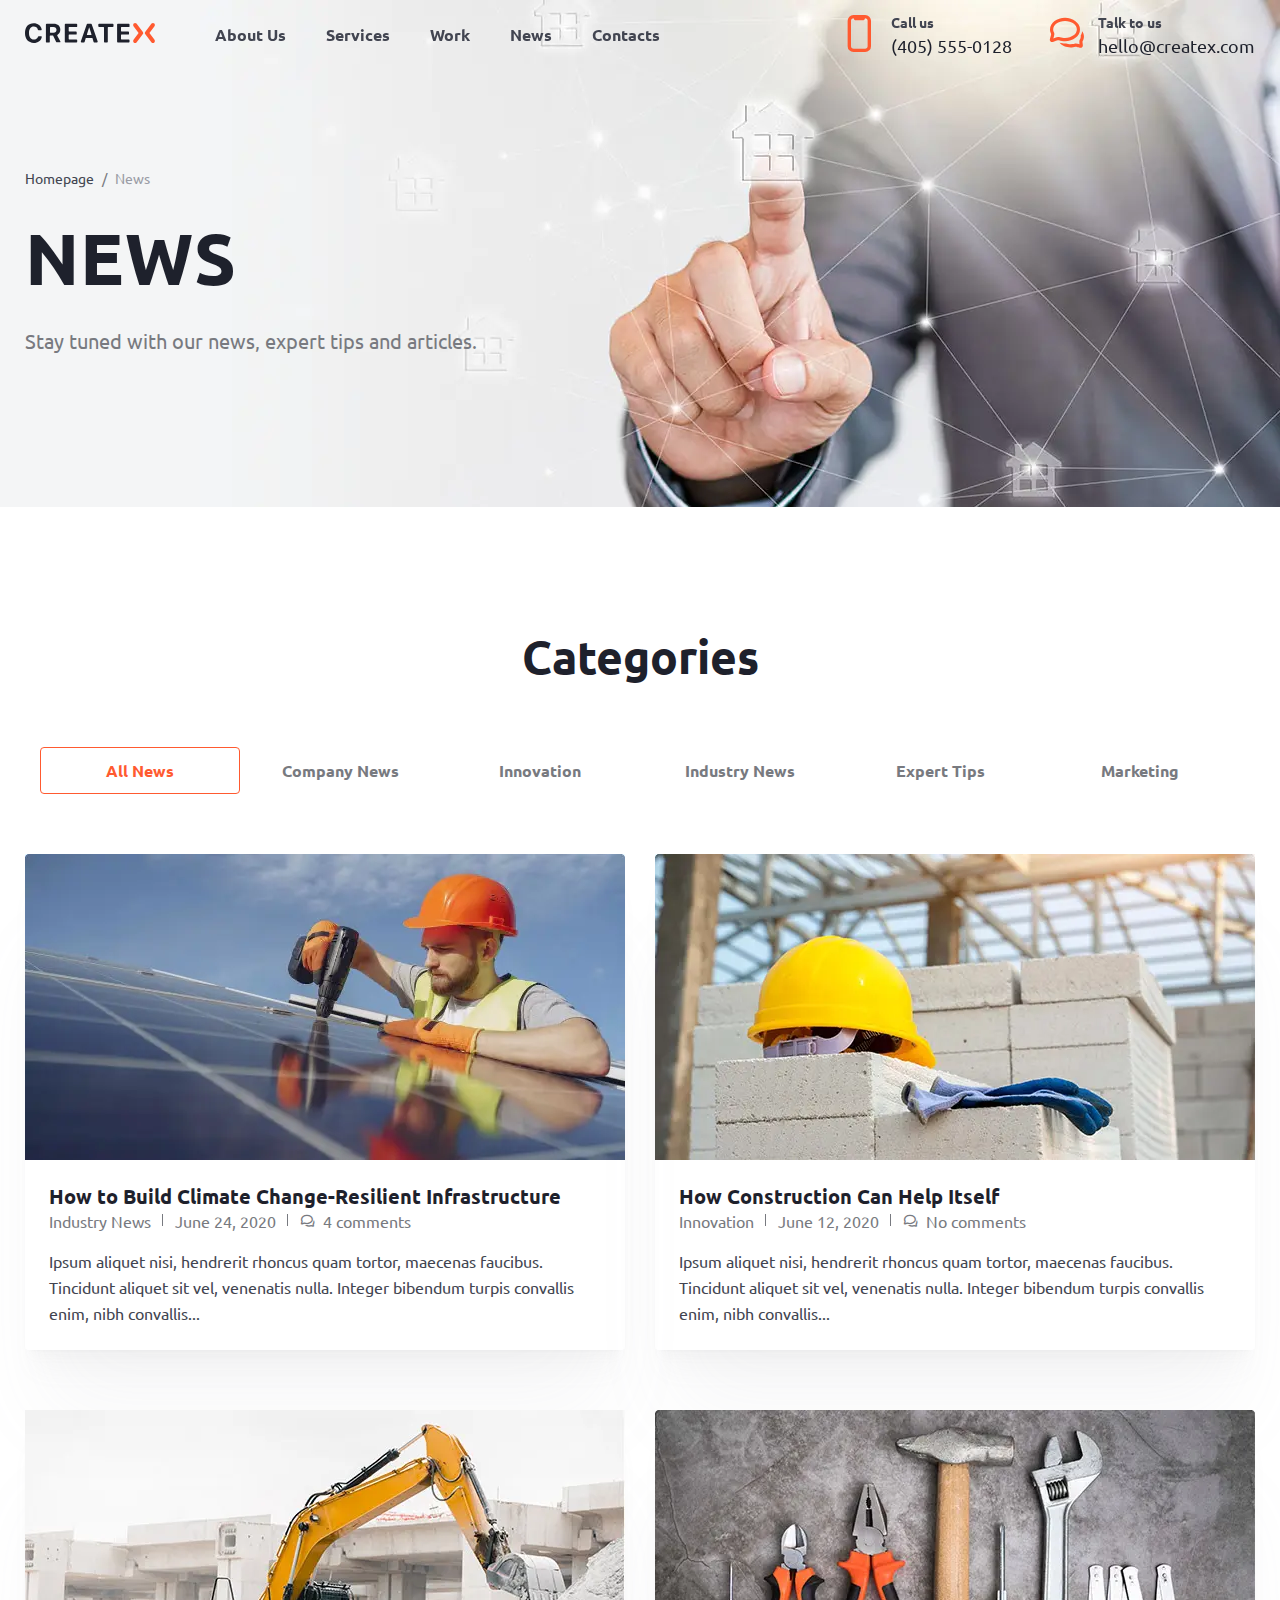
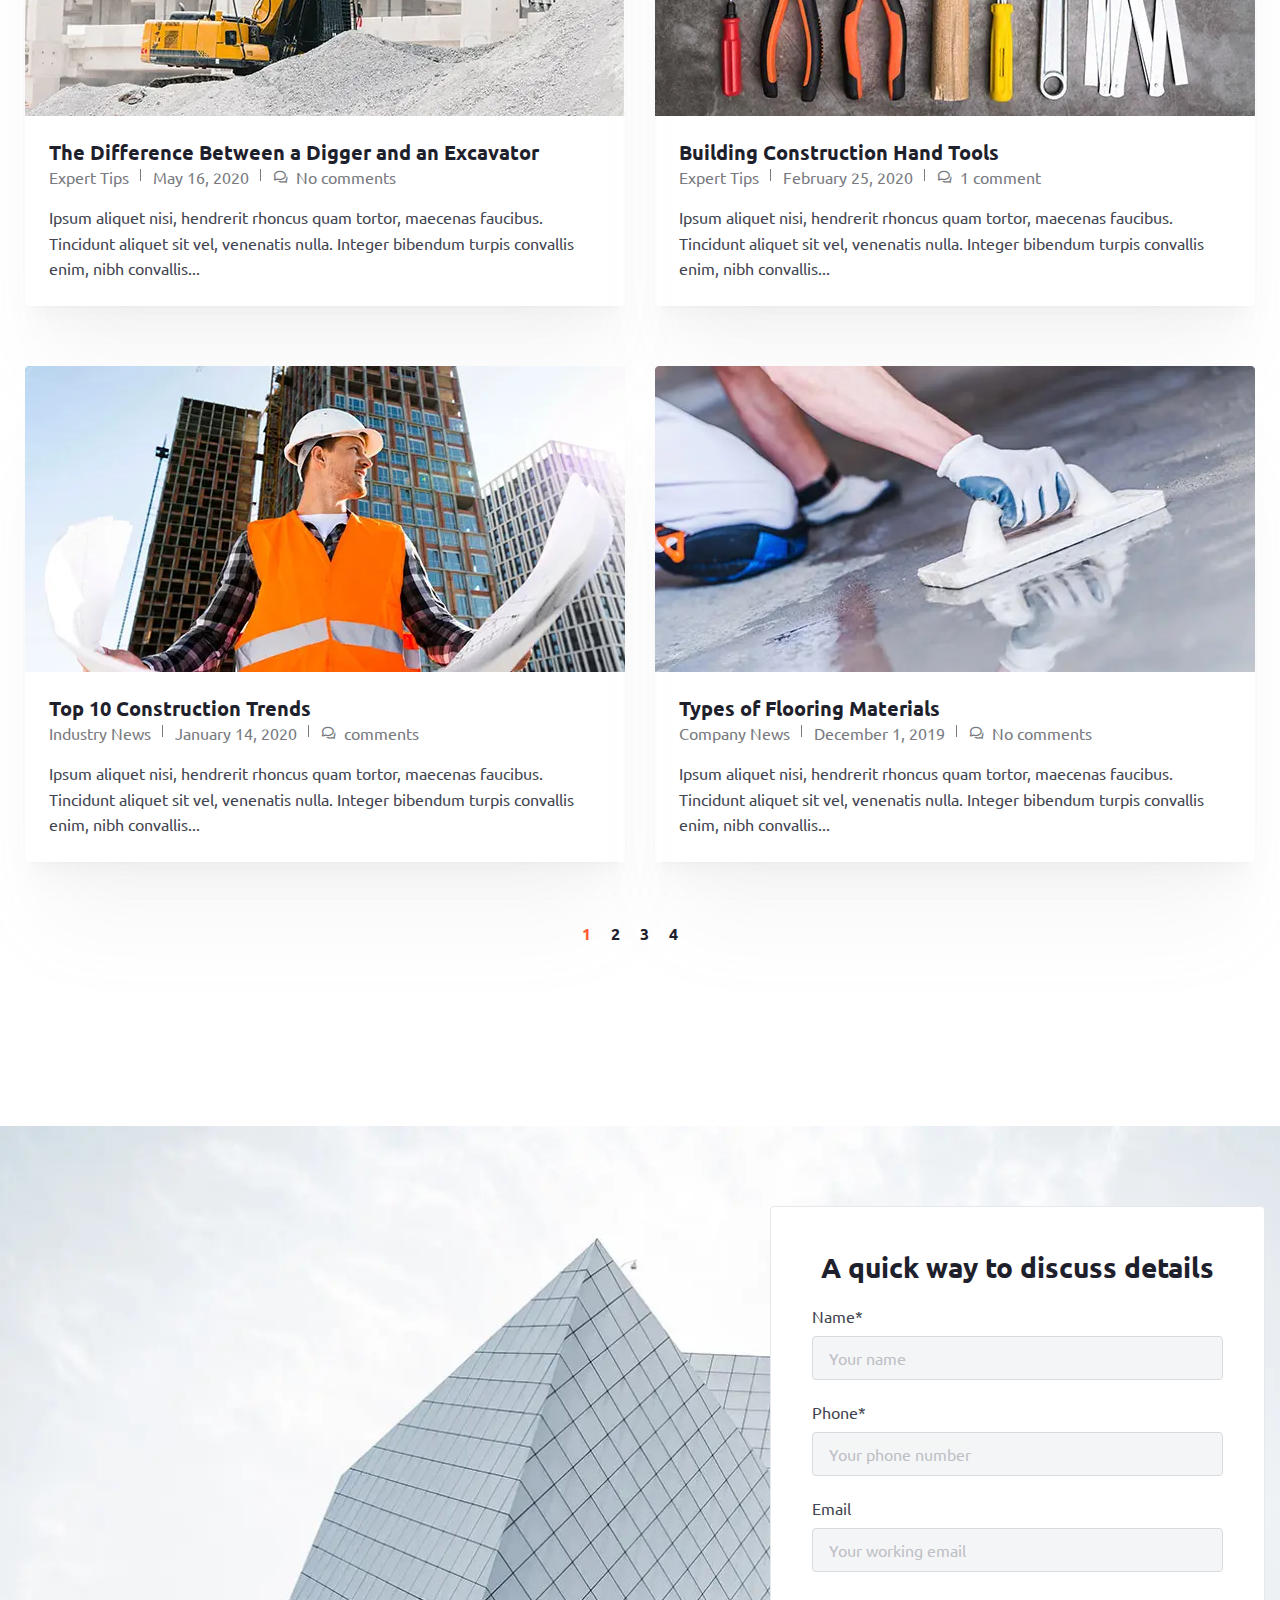
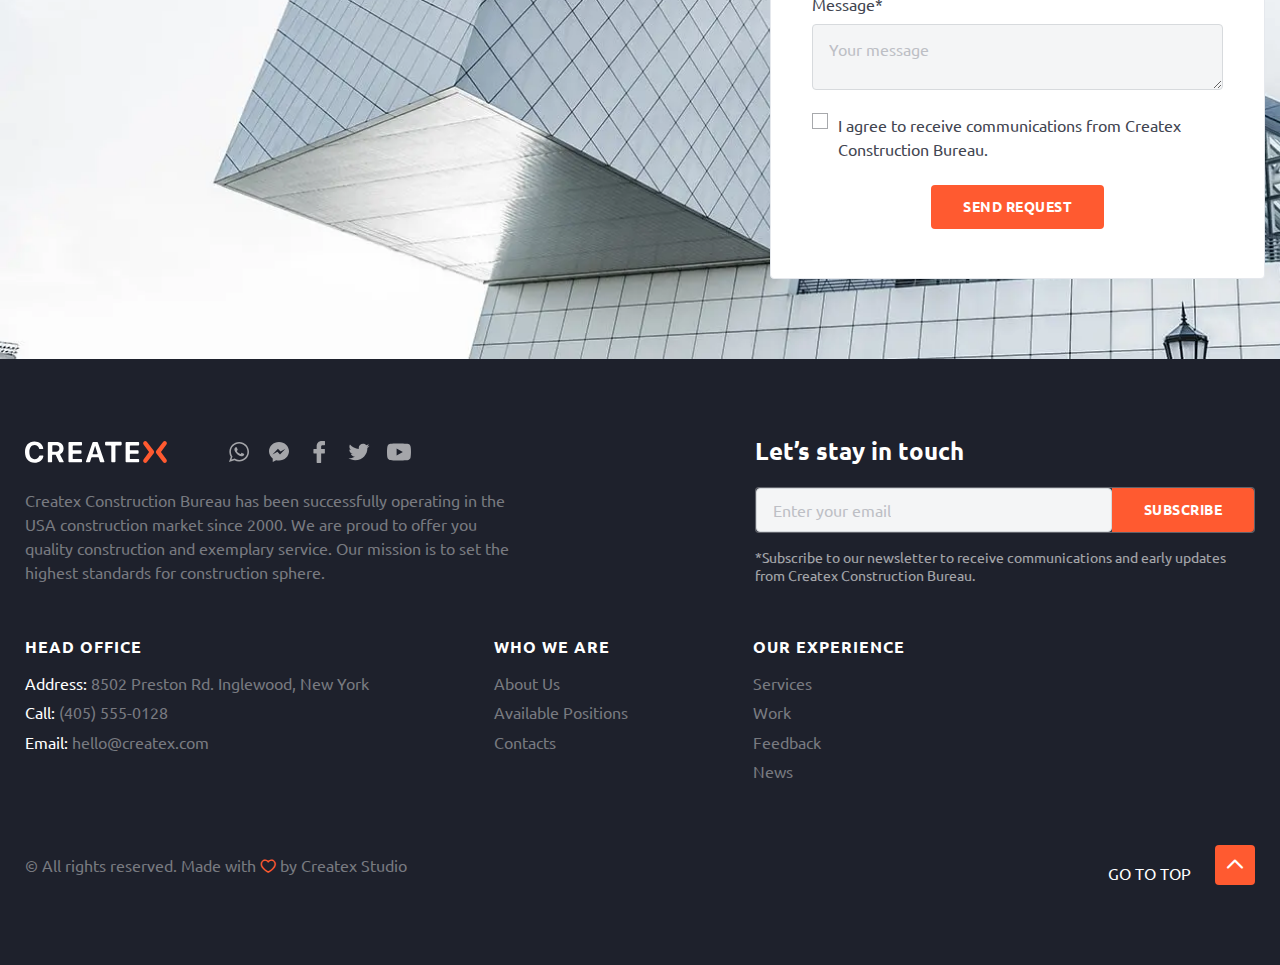
<file: news.html>
<!DOCTYPE html>
<html lang="en">

<head>
	<title>News</title>
	<meta charset="UTF-8">
	<meta name="format-detection" content="telephone=no">
	<!-- <style>body{opacity: 0;}</style> -->
	<link rel="stylesheet" href="css/style.min.css?_v=20231222122330">
	<link rel="shortcut icon" href="favicon.ico">
	<!-- <meta name="robots" content="noindex, nofollow"> -->
	<meta name="viewport" content="width=device-width, initial-scale=1.0">
</head>

<body>
	<div class="wrapper">
		<div id="popup" aria-hidden="true" class="popup">
			<div class="popup__wrapper">
				<div class="popup__content">
					<button data-close type="button" class="popup__close _icon-cross"></button>
					<div class="popup__block">
						<h3 class="popup__title">Subscribe to our newsletter</h3>
						<div class="popup__form form-popup">
							<form action="#" class="form-popup__form form">
								<div class="form__block">
									<div class="form__text">Name*</div>
									<input type="text" name="form[email]" data-error="Error" placeholder="Your name" class="form__input">
								</div>
								<div class="form__block">
									<div class="form__text">Email</div>
									<input type="text" name="form[email]" data-error="Error" placeholder="Your working email" class="form__input">
								</div>
								<button type="submit" class="form__button button">send request</button>
							</form>
						</div>
					</div>
				</div>
			</div>
		</div>
		<div id="cv" aria-hidden="true" class="popup">
			<div class="popup__wrapper">
				<div class="popup__content">
					<button data-close type="button" class="popup__close _icon-cross"></button>
					<div class="popup__block">
						<h3 class="popup__title">Subscribe to our newsletter</h3>
						<div class="popup__form form-popup">
							<form action="#" class="form-popup__form form">
								<div class="form__block">
									<div class="form__text">Name*</div>
									<input type="text" name="form[email]" data-error="Error" placeholder="Your name" class="form__input">
								</div>
								<div class="form__block">
									<div class="form__text">Name*</div>
									<select name="form[]" data-class-modif="control">
										<option value="1" selected>Choose your location</option>
										<option value="2">location</option>
										<option value="3">location</option>
										<option value="4">location</option>
									</select>
								</div>
								<div class="form__block">
									<div class="form__text">Phone*</div>
									<input type="text" name="form[email]" data-error="Error" placeholder="Your phone number" class="form__input">
								</div>
								<div class="form__block">
									<div class="form__text">Email</div>
									<input type="text" name="form[email]" data-error="Error" placeholder="Your working email" class="form__input">
								</div>
								<div class="form__block">
									<div class="form__text">Сovering letter</div>
									<textarea type="text" name="message" data-error="Error" placeholder="Your covering letter" class="form__input form-request__input--email "></textarea>
								</div>
								<button type="submit" class="form__attach">Attach your CV*</button>
								<button type="submit" class="form__button button">send request</button>
							</form>
						</div>
					</div>
				</div>
			</div>
		</div>
		<header data-lp class="header">
			<div class="header__container">
				<a href="home.html" class="header__logo"><img src="img/logo.svg" alt="logo"></a>
				<div class="header__menu menu">
					<nav class="menu__body">
						<ul class="menu__list">
							<li class="menu__item"><a href="about.html" class="menu__link">About Us</a></li>
							<li class="menu__item"><a href="services.html" class="menu__link">Services</a></li>
							<li class="menu__item"><a href="works.html" class="menu__link">Work</a></li>
							<li class="menu__item"><a href="news.html" class="menu__link">News</a></li>
							<li class="menu__item"><a href="contacts.html" class="menu__link">Contacts</a></li>
						</ul>
					</nav>
				</div>
				<div data-da=".menu__body, 668" class="header__contacts contact-header">
					<div class="contact-header__call _icon-iPhone">
						<div class="contact-header__content">
							<h4 class="contact-header__title">Call us</h4>
							<a href="tel:4055550128" class="contact-header__tell">(405) 555-0128</a>
						</div>

					</div>
					<div class="contact-header__talk _icon-chat">
						<div class="contact-header__content">
							<h4 class="contact-header__title">Talk to us</h4>
							<a href="mailto:hello@createx.com" class="contact-header__emeil">hello@createx.com</a>
						</div>
					</div>

				</div>
				<button type="button" class=" icon-menu"><span></span></button>
			</div>
		</header>
		<main class="page">
			<section data-watch class="page__positions-main main-positions">
				<div class="main-positions__container">
					<div class="main-positions__block inner-block">
						<div class="inner-block__header">
							<nav class="inner-block__bradcrumbs bradcrumbs">
								<ul class="bradcrumbs__list">
									<li class="bradcrumbs__item"><a href="home.html" class="bradcrumbs__link">Homepage</a></li>
									<li class="bradcrumbs__item"><span class="bradcrumbs__decor">/</span></li>
									<li class="bradcrumbs__item"><span class="bradcrumbs__current">News</span></li>
								</ul>
							</nav>
						</div>
						<div class="inner-block__content">
							<h1 class="inner-block__title">NEWS</h1>
							<div class="inner-block__text">
								<p>Stay tuned with our news, expert tips and articles.</p>
							</div>
						</div>
						<div class="inner-block__image">
							<picture><source srcset="img/page-news/bg-image.webp" type="image/webp"><img src="img/page-news/bg-image.png" alt="bg-image"></picture>
						</div>
					</div>
				</div>
			</section>
			<section data-watch class="page__categories categories">
				<div class="categories__container">
					<div class="categories__top top-block">
						<h2 class="top-block__title">Categories</h2>
					</div>
					<div data-tabs class="categories__tabs">
						<nav data-tabs-titles class="categories__navigation">
							<button type="button" class="categories__title _tab-active">All News</button>
							<button type="button" class="categories__title">Company News</button>
							<button type="button" class="categories__title">Innovation</button>
							<button type="button" class="categories__title">Industry News</button>
							<button type="button" class="categories__title">Expert Tips</button>
							<button type="button" class="categories__title">Marketing</button>
						</nav>
						<div data-tabs-body class="categories__content">
							<div class="categories__body body-categories">
								<div class="body-categories__cards">
									<article class="body-categories__card card-categories">
										<a href="post.html" class="card-categories__image">
											<picture><source srcset="img/page-news/categories/01.webp" type="image/webp"><img src="img/page-news/categories/01.jpg" alt="image"></picture>
										</a>
										<div class="card-categories__text-block">
											<a href="post.html" class="card-categories__link">How to Build Climate Change-Resilient Infrastructure</a>
											<div class="card-categories__info info">
												<div class="info__descripsion">Industry News</div>
												<div class="info__date">June 24, 2020</div>
												<div class="info__comments _icon-chat">4 comments</div>
											</div>
											<div class="card-categories__text">
												<p>
													Ipsum aliquet nisi, hendrerit rhoncus quam tortor, maecenas faucibus. Tincidunt aliquet sit vel, venenatis nulla. Integer bibendum turpis convallis enim, nibh convallis...
												</p>
											</div>
										</div>
									</article>
									<article class="body-categories__card card-categories">
										<a href="#" class="card-categories__image">
											<picture><source srcset="img/page-news/categories/02.webp" type="image/webp"><img src="img/page-news/categories/02.jpg" alt="image"></picture>
										</a>
										<div class="card-categories__text-block">
											<a href="#" class="card-categories__link">How Construction Can Help Itself</a>
											<div class="card-categories__info info">
												<div class="info__descripsion">Innovation</div>
												<div class="info__date">June 12, 2020</div>
												<div class="info__comments _icon-chat">No comments</div>
											</div>
											<div class="card-categories__text">
												<p>
													Ipsum aliquet nisi, hendrerit rhoncus quam tortor, maecenas faucibus. Tincidunt aliquet sit vel, venenatis nulla. Integer bibendum turpis convallis enim, nibh convallis...
												</p>
											</div>
										</div>
									</article>
									<article class="body-categories__card card-categories">
										<a href="#" class="card-categories__image">
											<picture><source srcset="img/page-news/categories/03.webp" type="image/webp"><img src="img/page-news/categories/03.jpg" alt="image"></picture>
										</a>
										<div class="card-categories__text-block">
											<a href="#" class="card-categories__link">The Difference Between a Digger and an Excavator</a>
											<div class="card-categories__info info">
												<div class="info__descripsion">Expert Tips</div>
												<div class="info__date">May 16, 2020</div>
												<div class="info__comments _icon-chat">No comments</div>
											</div>
											<div class="card-categories__text">
												<p>
													Ipsum aliquet nisi, hendrerit rhoncus quam tortor, maecenas faucibus. Tincidunt aliquet sit vel, venenatis nulla. Integer bibendum turpis convallis enim, nibh convallis...
												</p>
											</div>
										</div>
									</article>
									<article class="body-categories__card card-categories">
										<a href="#" class="card-categories__image">
											<picture><source srcset="img/page-news/categories/04.webp" type="image/webp"><img src="img/page-news/categories/04.jpg" alt="image"></picture>
										</a>
										<div class="card-categories__text-block">
											<a href="#" class="card-categories__link">Building Construction Hand Tools</a>
											<div class="card-categories__info info">
												<div class="info__descripsion">Expert Tips</div>
												<div class="info__date">February 25, 2020</div>
												<div class="info__comments _icon-chat">1 comment</div>
											</div>
											<div class="card-categories__text">
												<p>
													Ipsum aliquet nisi, hendrerit rhoncus quam tortor, maecenas faucibus. Tincidunt aliquet sit vel, venenatis nulla. Integer bibendum turpis convallis enim, nibh convallis...
												</p>
											</div>
										</div>
									</article>
									<article class="body-categories__card card-categories">
										<a href="#" class="card-categories__image">
											<picture><source srcset="img/page-news/categories/05.webp" type="image/webp"><img src="img/page-news/categories/05.jpg" alt="image"></picture>
										</a>
										<div class="card-categories__text-block">
											<a href="#" class="card-categories__link">Top 10 Construction Trends</a>
											<div class="card-categories__info info">
												<div class="info__descripsion">Industry News</div>
												<div class="info__date">January 14, 2020</div>
												<div class="info__comments _icon-chat">comments</div>
											</div>
											<div class="card-categories__text">
												<p>
													Ipsum aliquet nisi, hendrerit rhoncus quam tortor, maecenas faucibus. Tincidunt aliquet sit vel, venenatis nulla. Integer bibendum turpis convallis enim, nibh convallis...
												</p>
											</div>
										</div>
									</article>
									<article class="body-categories__card card-categories">
										<a href="#" class="card-categories__image">
											<picture><source srcset="img/page-news/categories/06.webp" type="image/webp"><img src="img/page-news/categories/06.jpg" alt="image"></picture>
										</a>
										<div class="card-categories__text-block">
											<a href="#" class="card-categories__link">Types of Flooring Materials</a>
											<div class="card-categories__info info">
												<div class="info__descripsion">Company News</div>
												<div class="info__date">December 1, 2019</div>
												<div class="info__comments _icon-chat">No comments</div>
											</div>
											<div class="card-categories__text">
												<p>
													Ipsum aliquet nisi, hendrerit rhoncus quam tortor, maecenas faucibus. Tincidunt aliquet sit vel, venenatis nulla. Integer bibendum turpis convallis enim, nibh convallis...
												</p>
											</div>
										</div>
									</article>
								</div>
							</div>
							<div class="categories__body body-categories">
								<div class="body-categories__cards">

									<article class="body-categories__card card-categories">
										<a href="#" class="card-categories__image">
											<picture><source srcset="img/page-news/categories/02.webp" type="image/webp"><img src="img/page-news/categories/02.jpg" alt="image"></picture>
										</a>
										<div class="card-categories__text-block">
											<a href="#" class="card-categories__link">How Construction Can Help Itself</a>
											<div class="card-categories__info info">
												<div class="info__descripsion">Innovation</div>
												<div class="info__date">June 12, 2020</div>
												<div class="info__comments _icon-chat">No comments</div>
											</div>
											<div class="card-categories__text">
												<p>
													Ipsum aliquet nisi, hendrerit rhoncus quam tortor, maecenas faucibus. Tincidunt aliquet sit vel, venenatis nulla. Integer bibendum turpis convallis enim, nibh convallis...
												</p>
											</div>
										</div>
									</article>
									<article class="body-categories__card card-categories">
										<a href="#" class="card-categories__image">
											<picture><source srcset="img/page-news/categories/03.webp" type="image/webp"><img src="img/page-news/categories/03.jpg" alt="image"></picture>
										</a>
										<div class="card-categories__text-block">
											<a href="#" class="card-categories__link">The Difference Between a Digger and an Excavator</a>
											<div class="card-categories__info info">
												<div class="info__descripsion">Expert Tips</div>
												<div class="info__date">May 16, 2020</div>
												<div class="info__comments _icon-chat">No comments</div>
											</div>
											<div class="card-categories__text">
												<p>
													Ipsum aliquet nisi, hendrerit rhoncus quam tortor, maecenas faucibus. Tincidunt aliquet sit vel, venenatis nulla. Integer bibendum turpis convallis enim, nibh convallis...
												</p>
											</div>
										</div>
									</article>
									<article class="body-categories__card card-categories">
										<a href="#" class="card-categories__image">
											<picture><source srcset="img/page-news/categories/04.webp" type="image/webp"><img src="img/page-news/categories/04.jpg" alt="image"></picture>
										</a>
										<div class="card-categories__text-block">
											<a href="#" class="card-categories__link">Building Construction Hand Tools</a>
											<div class="card-categories__info info">
												<div class="info__descripsion">Expert Tips</div>
												<div class="info__date">February 25, 2020</div>
												<div class="info__comments _icon-chat">1 comment</div>
											</div>
											<div class="card-categories__text">
												<p>
													Ipsum aliquet nisi, hendrerit rhoncus quam tortor, maecenas faucibus. Tincidunt aliquet sit vel, venenatis nulla. Integer bibendum turpis convallis enim, nibh convallis...
												</p>
											</div>
										</div>
									</article>
									<article class="body-categories__card card-categories">
										<a href="#" class="card-categories__image">
											<picture><source srcset="img/page-news/categories/05.webp" type="image/webp"><img src="img/page-news/categories/05.jpg" alt="image"></picture>
										</a>
										<div class="card-categories__text-block">
											<a href="#" class="card-categories__link">Top 10 Construction Trends</a>
											<div class="card-categories__info info">
												<div class="info__descripsion">Industry News</div>
												<div class="info__date">January 14, 2020</div>
												<div class="info__comments _icon-chat">comments</div>
											</div>
											<div class="card-categories__text">
												<p>
													Ipsum aliquet nisi, hendrerit rhoncus quam tortor, maecenas faucibus. Tincidunt aliquet sit vel, venenatis nulla. Integer bibendum turpis convallis enim, nibh convallis...
												</p>
											</div>
										</div>
									</article>
									<article class="body-categories__card card-categories">
										<a href="#" class="card-categories__image">
											<picture><source srcset="img/page-news/categories/06.webp" type="image/webp"><img src="img/page-news/categories/06.jpg" alt="image"></picture>
										</a>
										<div class="card-categories__text-block">
											<a href="#" class="card-categories__link">Types of Flooring Materials</a>
											<div class="card-categories__info info">
												<div class="info__descripsion">Company News</div>
												<div class="info__date">December 1, 2019</div>
												<div class="info__comments _icon-chat">No comments</div>
											</div>
											<div class="card-categories__text">
												<p>
													Ipsum aliquet nisi, hendrerit rhoncus quam tortor, maecenas faucibus. Tincidunt aliquet sit vel, venenatis nulla. Integer bibendum turpis convallis enim, nibh convallis...
												</p>
											</div>
										</div>
									</article>
								</div>
							</div>
							<div class="categories__body body-categories">
								<div class="body-categories__cards">
									<article class="body-categories__card card-categories">
										<a href="#" class="card-categories__image">
											<picture><source srcset="img/page-news/categories/04.webp" type="image/webp"><img src="img/page-news/categories/04.jpg" alt="image"></picture>
										</a>
										<div class="card-categories__text-block">
											<a href="#" class="card-categories__link">Building Construction Hand Tools</a>
											<div class="card-categories__info info">
												<div class="info__descripsion">Expert Tips</div>
												<div class="info__date">February 25, 2020</div>
												<div class="info__comments _icon-chat">1 comment</div>
											</div>
											<div class="card-categories__text">
												<p>
													Ipsum aliquet nisi, hendrerit rhoncus quam tortor, maecenas faucibus. Tincidunt aliquet sit vel, venenatis nulla. Integer bibendum turpis convallis enim, nibh convallis...
												</p>
											</div>
										</div>
									</article>
									<article class="body-categories__card card-categories">
										<a href="#" class="card-categories__image">
											<picture><source srcset="img/page-news/categories/05.webp" type="image/webp"><img src="img/page-news/categories/05.jpg" alt="image"></picture>
										</a>
										<div class="card-categories__text-block">
											<a href="#" class="card-categories__link">Top 10 Construction Trends</a>
											<div class="card-categories__info info">
												<div class="info__descripsion">Industry News</div>
												<div class="info__date">January 14, 2020</div>
												<div class="info__comments _icon-chat">comments</div>
											</div>
											<div class="card-categories__text">
												<p>
													Ipsum aliquet nisi, hendrerit rhoncus quam tortor, maecenas faucibus. Tincidunt aliquet sit vel, venenatis nulla. Integer bibendum turpis convallis enim, nibh convallis...
												</p>
											</div>
										</div>
									</article>
									<article class="body-categories__card card-categories">
										<a href="#" class="card-categories__image">
											<picture><source srcset="img/page-news/categories/06.webp" type="image/webp"><img src="img/page-news/categories/06.jpg" alt="image"></picture>
										</a>
										<div class="card-categories__text-block">
											<a href="#" class="card-categories__link">Types of Flooring Materials</a>
											<div class="card-categories__info info">
												<div class="info__descripsion">Company News</div>
												<div class="info__date">December 1, 2019</div>
												<div class="info__comments _icon-chat">No comments</div>
											</div>
											<div class="card-categories__text">
												<p>
													Ipsum aliquet nisi, hendrerit rhoncus quam tortor, maecenas faucibus. Tincidunt aliquet sit vel, venenatis nulla. Integer bibendum turpis convallis enim, nibh convallis...
												</p>
											</div>
										</div>
									</article>
									<article class="body-categories__card card-categories">
										<a href="#" class="card-categories__image">
											<picture><source srcset="img/page-news/categories/04.webp" type="image/webp"><img src="img/page-news/categories/04.jpg" alt="image"></picture>
										</a>
										<div class="card-categories__text-block">
											<a href="#" class="card-categories__link">Building Construction Hand Tools</a>
											<div class="card-categories__info info">
												<div class="info__descripsion">Expert Tips</div>
												<div class="info__date">February 25, 2020</div>
												<div class="info__comments _icon-chat">1 comment</div>
											</div>
											<div class="card-categories__text">
												<p>
													Ipsum aliquet nisi, hendrerit rhoncus quam tortor, maecenas faucibus. Tincidunt aliquet sit vel, venenatis nulla. Integer bibendum turpis convallis enim, nibh convallis...
												</p>
											</div>
										</div>
									</article>
									<article class="body-categories__card card-categories">
										<a href="#" class="card-categories__image">
											<picture><source srcset="img/page-news/categories/05.webp" type="image/webp"><img src="img/page-news/categories/05.jpg" alt="image"></picture>
										</a>
										<div class="card-categories__text-block">
											<a href="#" class="card-categories__link">Top 10 Construction Trends</a>
											<div class="card-categories__info info">
												<div class="info__descripsion">Industry News</div>
												<div class="info__date">January 14, 2020</div>
												<div class="info__comments _icon-chat">comments</div>
											</div>
											<div class="card-categories__text">
												<p>
													Ipsum aliquet nisi, hendrerit rhoncus quam tortor, maecenas faucibus. Tincidunt aliquet sit vel, venenatis nulla. Integer bibendum turpis convallis enim, nibh convallis...
												</p>
											</div>
										</div>
									</article>
									<article class="body-categories__card card-categories">
										<a href="#" class="card-categories__image">
											<picture><source srcset="img/page-news/categories/06.webp" type="image/webp"><img src="img/page-news/categories/06.jpg" alt="image"></picture>
										</a>
										<div class="card-categories__text-block">
											<a href="#" class="card-categories__link">Types of Flooring Materials</a>
											<div class="card-categories__info info">
												<div class="info__descripsion">Company News</div>
												<div class="info__date">December 1, 2019</div>
												<div class="info__comments _icon-chat">No comments</div>
											</div>
											<div class="card-categories__text">
												<p>
													Ipsum aliquet nisi, hendrerit rhoncus quam tortor, maecenas faucibus. Tincidunt aliquet sit vel, venenatis nulla. Integer bibendum turpis convallis enim, nibh convallis...
												</p>
											</div>
										</div>
									</article>
								</div>
							</div>
							<div class="categories__body body-categories">
								<div class="body-categories__cards">
									<article class="body-categories__card card-categories">
										<a href="#" class="card-categories__image">
											<picture><source srcset="img/page-news/categories/01.webp" type="image/webp"><img src="img/page-news/categories/01.jpg" alt="image"></picture>
										</a>
										<div class="card-categories__text-block">
											<a href="#" class="card-categories__link">How to Build Climate Change-Resilient Infrastructure</a>
											<div class="card-categories__info info">
												<div class="info__descripsion">Industry News</div>
												<div class="info__date">June 24, 2020</div>
												<div class="info__comments _icon-chat">4 comments</div>
											</div>
											<div class="card-categories__text">
												<p>
													Ipsum aliquet nisi, hendrerit rhoncus quam tortor, maecenas faucibus. Tincidunt aliquet sit vel, venenatis nulla. Integer bibendum turpis convallis enim, nibh convallis...
												</p>
											</div>
										</div>
									</article>
									<article class="body-categories__card card-categories">
										<a href="#" class="card-categories__image">
											<picture><source srcset="img/page-news/categories/02.webp" type="image/webp"><img src="img/page-news/categories/02.jpg" alt="image"></picture>
										</a>
										<div class="card-categories__text-block">
											<a href="#" class="card-categories__link">How Construction Can Help Itself</a>
											<div class="card-categories__info info">
												<div class="info__descripsion">Innovation</div>
												<div class="info__date">June 12, 2020</div>
												<div class="info__comments _icon-chat">No comments</div>
											</div>
											<div class="card-categories__text">
												<p>
													Ipsum aliquet nisi, hendrerit rhoncus quam tortor, maecenas faucibus. Tincidunt aliquet sit vel, venenatis nulla. Integer bibendum turpis convallis enim, nibh convallis...
												</p>
											</div>
										</div>
									</article>
									<article class="body-categories__card card-categories">
										<a href="#" class="card-categories__image">
											<picture><source srcset="img/page-news/categories/01.webp" type="image/webp"><img src="img/page-news/categories/01.jpg" alt="image"></picture>
										</a>
										<div class="card-categories__text-block">
											<a href="#" class="card-categories__link">How to Build Climate Change-Resilient Infrastructure</a>
											<div class="card-categories__info info">
												<div class="info__descripsion">Industry News</div>
												<div class="info__date">June 24, 2020</div>
												<div class="info__comments _icon-chat">4 comments</div>
											</div>
											<div class="card-categories__text">
												<p>
													Ipsum aliquet nisi, hendrerit rhoncus quam tortor, maecenas faucibus. Tincidunt aliquet sit vel, venenatis nulla. Integer bibendum turpis convallis enim, nibh convallis...
												</p>
											</div>
										</div>
									</article>
									<article class="body-categories__card card-categories">
										<a href="#" class="card-categories__image">
											<picture><source srcset="img/page-news/categories/02.webp" type="image/webp"><img src="img/page-news/categories/02.jpg" alt="image"></picture>
										</a>
										<div class="card-categories__text-block">
											<a href="#" class="card-categories__link">How Construction Can Help Itself</a>
											<div class="card-categories__info info">
												<div class="info__descripsion">Innovation</div>
												<div class="info__date">June 12, 2020</div>
												<div class="info__comments _icon-chat">No comments</div>
											</div>
											<div class="card-categories__text">
												<p>
													Ipsum aliquet nisi, hendrerit rhoncus quam tortor, maecenas faucibus. Tincidunt aliquet sit vel, venenatis nulla. Integer bibendum turpis convallis enim, nibh convallis...
												</p>
											</div>
										</div>
									</article>
									<article class="body-categories__card card-categories">
										<a href="#" class="card-categories__image">
											<picture><source srcset="img/page-news/categories/01.webp" type="image/webp"><img src="img/page-news/categories/01.jpg" alt="image"></picture>
										</a>
										<div class="card-categories__text-block">
											<a href="#" class="card-categories__link">How to Build Climate Change-Resilient Infrastructure</a>
											<div class="card-categories__info info">
												<div class="info__descripsion">Industry News</div>
												<div class="info__date">June 24, 2020</div>
												<div class="info__comments _icon-chat">4 comments</div>
											</div>
											<div class="card-categories__text">
												<p>
													Ipsum aliquet nisi, hendrerit rhoncus quam tortor, maecenas faucibus. Tincidunt aliquet sit vel, venenatis nulla. Integer bibendum turpis convallis enim, nibh convallis...
												</p>
											</div>
										</div>
									</article>
									<article class="body-categories__card card-categories">
										<a href="#" class="card-categories__image">
											<picture><source srcset="img/page-news/categories/02.webp" type="image/webp"><img src="img/page-news/categories/02.jpg" alt="image"></picture>
										</a>
										<div class="card-categories__text-block">
											<a href="#" class="card-categories__link">How Construction Can Help Itself</a>
											<div class="card-categories__info info">
												<div class="info__descripsion">Innovation</div>
												<div class="info__date">June 12, 2020</div>
												<div class="info__comments _icon-chat">No comments</div>
											</div>
											<div class="card-categories__text">
												<p>
													Ipsum aliquet nisi, hendrerit rhoncus quam tortor, maecenas faucibus. Tincidunt aliquet sit vel, venenatis nulla. Integer bibendum turpis convallis enim, nibh convallis...
												</p>
											</div>
										</div>
									</article>
								</div>
							</div>
							<div class="categories__body body-categories">
								<div class="body-categories__cards">
									<article class="body-categories__card card-categories">
										<a href="#" class="card-categories__image">
											<picture><source srcset="img/page-news/categories/02.webp" type="image/webp"><img src="img/page-news/categories/02.jpg" alt="image"></picture>
										</a>
										<div class="card-categories__text-block">
											<a href="#" class="card-categories__link">How Construction Can Help Itself</a>
											<div class="card-categories__info info">
												<div class="info__descripsion">Innovation</div>
												<div class="info__date">June 12, 2020</div>
												<div class="info__comments _icon-chat">No comments</div>
											</div>
											<div class="card-categories__text">
												<p>
													Ipsum aliquet nisi, hendrerit rhoncus quam tortor, maecenas faucibus. Tincidunt aliquet sit vel, venenatis nulla. Integer bibendum turpis convallis enim, nibh convallis...
												</p>
											</div>
										</div>
									</article>
									<article class="body-categories__card card-categories">
										<a href="#" class="card-categories__image">
											<picture><source srcset="img/page-news/categories/03.webp" type="image/webp"><img src="img/page-news/categories/03.jpg" alt="image"></picture>
										</a>
										<div class="card-categories__text-block">
											<a href="#" class="card-categories__link">The Difference Between a Digger and an Excavator</a>
											<div class="card-categories__info info">
												<div class="info__descripsion">Expert Tips</div>
												<div class="info__date">May 16, 2020</div>
												<div class="info__comments _icon-chat">No comments</div>
											</div>
											<div class="card-categories__text">
												<p>
													Ipsum aliquet nisi, hendrerit rhoncus quam tortor, maecenas faucibus. Tincidunt aliquet sit vel, venenatis nulla. Integer bibendum turpis convallis enim, nibh convallis...
												</p>
											</div>
										</div>
									</article>
									<article class="body-categories__card card-categories">
										<a href="#" class="card-categories__image">
											<picture><source srcset="img/page-news/categories/04.webp" type="image/webp"><img src="img/page-news/categories/04.jpg" alt="image"></picture>
										</a>
										<div class="card-categories__text-block">
											<a href="#" class="card-categories__link">Building Construction Hand Tools</a>
											<div class="card-categories__info info">
												<div class="info__descripsion">Expert Tips</div>
												<div class="info__date">February 25, 2020</div>
												<div class="info__comments _icon-chat">1 comment</div>
											</div>
											<div class="card-categories__text">
												<p>
													Ipsum aliquet nisi, hendrerit rhoncus quam tortor, maecenas faucibus. Tincidunt aliquet sit vel, venenatis nulla. Integer bibendum turpis convallis enim, nibh convallis...
												</p>
											</div>
										</div>
									</article>
									<article class="body-categories__card card-categories">
										<a href="#" class="card-categories__image">
											<picture><source srcset="img/page-news/categories/05.webp" type="image/webp"><img src="img/page-news/categories/05.jpg" alt="image"></picture>
										</a>
										<div class="card-categories__text-block">
											<a href="#" class="card-categories__link">Top 10 Construction Trends</a>
											<div class="card-categories__info info">
												<div class="info__descripsion">Industry News</div>
												<div class="info__date">January 14, 2020</div>
												<div class="info__comments _icon-chat">comments</div>
											</div>
											<div class="card-categories__text">
												<p>
													Ipsum aliquet nisi, hendrerit rhoncus quam tortor, maecenas faucibus. Tincidunt aliquet sit vel, venenatis nulla. Integer bibendum turpis convallis enim, nibh convallis...
												</p>
											</div>
										</div>
									</article>
									<article class="body-categories__card card-categories">
										<a href="#" class="card-categories__image">
											<picture><source srcset="img/page-news/categories/02.webp" type="image/webp"><img src="img/page-news/categories/02.jpg" alt="image"></picture>
										</a>
										<div class="card-categories__text-block">
											<a href="#" class="card-categories__link">How Construction Can Help Itself</a>
											<div class="card-categories__info info">
												<div class="info__descripsion">Innovation</div>
												<div class="info__date">June 12, 2020</div>
												<div class="info__comments _icon-chat">No comments</div>
											</div>
											<div class="card-categories__text">
												<p>
													Ipsum aliquet nisi, hendrerit rhoncus quam tortor, maecenas faucibus. Tincidunt aliquet sit vel, venenatis nulla. Integer bibendum turpis convallis enim, nibh convallis...
												</p>
											</div>
										</div>
									</article>
									<article class="body-categories__card card-categories">
										<a href="#" class="card-categories__image">
											<picture><source srcset="img/page-news/categories/03.webp" type="image/webp"><img src="img/page-news/categories/03.jpg" alt="image"></picture>
										</a>
										<div class="card-categories__text-block">
											<a href="#" class="card-categories__link">The Difference Between a Digger and an Excavator</a>
											<div class="card-categories__info info">
												<div class="info__descripsion">Expert Tips</div>
												<div class="info__date">May 16, 2020</div>
												<div class="info__comments _icon-chat">No comments</div>
											</div>
											<div class="card-categories__text">
												<p>
													Ipsum aliquet nisi, hendrerit rhoncus quam tortor, maecenas faucibus. Tincidunt aliquet sit vel, venenatis nulla. Integer bibendum turpis convallis enim, nibh convallis...
												</p>
											</div>
										</div>
									</article>
									<article class="body-categories__card card-categories">
										<a href="#" class="card-categories__image">
											<picture><source srcset="img/page-news/categories/04.webp" type="image/webp"><img src="img/page-news/categories/04.jpg" alt="image"></picture>
										</a>
										<div class="card-categories__text-block">
											<a href="#" class="card-categories__link">Building Construction Hand Tools</a>
											<div class="card-categories__info info">
												<div class="info__descripsion">Expert Tips</div>
												<div class="info__date">February 25, 2020</div>
												<div class="info__comments _icon-chat">1 comment</div>
											</div>
											<div class="card-categories__text">
												<p>
													Ipsum aliquet nisi, hendrerit rhoncus quam tortor, maecenas faucibus. Tincidunt aliquet sit vel, venenatis nulla. Integer bibendum turpis convallis enim, nibh convallis...
												</p>
											</div>
										</div>
									</article>
									<article class="body-categories__card card-categories">
										<a href="#" class="card-categories__image">
											<picture><source srcset="img/page-news/categories/05.webp" type="image/webp"><img src="img/page-news/categories/05.jpg" alt="image"></picture>
										</a>
										<div class="card-categories__text-block">
											<a href="#" class="card-categories__link">Top 10 Construction Trends</a>
											<div class="card-categories__info info">
												<div class="info__descripsion">Industry News</div>
												<div class="info__date">January 14, 2020</div>
												<div class="info__comments _icon-chat">comments</div>
											</div>
											<div class="card-categories__text">
												<p>
													Ipsum aliquet nisi, hendrerit rhoncus quam tortor, maecenas faucibus. Tincidunt aliquet sit vel, venenatis nulla. Integer bibendum turpis convallis enim, nibh convallis...
												</p>
											</div>
										</div>
									</article>
								</div>
							</div>
							<div class="categories__body body-categories">
								<div class="body-categories__cards">
									<article class="body-categories__card card-categories">
										<a href="#" class="card-categories__image">
											<picture><source srcset="img/page-news/categories/01.webp" type="image/webp"><img src="img/page-news/categories/01.jpg" alt="image"></picture>
										</a>
										<div class="card-categories__text-block">
											<a href="#" class="card-categories__link">How to Build Climate Change-Resilient Infrastructure</a>
											<div class="card-categories__info info">
												<div class="info__descripsion">Industry News</div>
												<div class="info__date">June 24, 2020</div>
												<div class="info__comments _icon-chat">4 comments</div>
											</div>
											<div class="card-categories__text">
												<p>
													Ipsum aliquet nisi, hendrerit rhoncus quam tortor, maecenas faucibus. Tincidunt aliquet sit vel, venenatis nulla. Integer bibendum turpis convallis enim, nibh convallis...
												</p>
											</div>
										</div>
									</article>
									<article class="body-categories__card card-categories">
										<a href="#" class="card-categories__image">
											<picture><source srcset="img/page-news/categories/02.webp" type="image/webp"><img src="img/page-news/categories/02.jpg" alt="image"></picture>
										</a>
										<div class="card-categories__text-block">
											<a href="#" class="card-categories__link">How Construction Can Help Itself</a>
											<div class="card-categories__info info">
												<div class="info__descripsion">Innovation</div>
												<div class="info__date">June 12, 2020</div>
												<div class="info__comments _icon-chat">No comments</div>
											</div>
											<div class="card-categories__text">
												<p>
													Ipsum aliquet nisi, hendrerit rhoncus quam tortor, maecenas faucibus. Tincidunt aliquet sit vel, venenatis nulla. Integer bibendum turpis convallis enim, nibh convallis...
												</p>
											</div>
										</div>
									</article>
									<article class="body-categories__card card-categories">
										<a href="#" class="card-categories__image">
											<picture><source srcset="img/page-news/categories/03.webp" type="image/webp"><img src="img/page-news/categories/03.jpg" alt="image"></picture>
										</a>
										<div class="card-categories__text-block">
											<a href="#" class="card-categories__link">The Difference Between a Digger and an Excavator</a>
											<div class="card-categories__info info">
												<div class="info__descripsion">Expert Tips</div>
												<div class="info__date">May 16, 2020</div>
												<div class="info__comments _icon-chat">No comments</div>
											</div>
											<div class="card-categories__text">
												<p>
													Ipsum aliquet nisi, hendrerit rhoncus quam tortor, maecenas faucibus. Tincidunt aliquet sit vel, venenatis nulla. Integer bibendum turpis convallis enim, nibh convallis...
												</p>
											</div>
										</div>
									</article>
									<article class="body-categories__card card-categories">
										<a href="#" class="card-categories__image">
											<picture><source srcset="img/page-news/categories/04.webp" type="image/webp"><img src="img/page-news/categories/04.jpg" alt="image"></picture>
										</a>
										<div class="card-categories__text-block">
											<a href="#" class="card-categories__link">Building Construction Hand Tools</a>
											<div class="card-categories__info info">
												<div class="info__descripsion">Expert Tips</div>
												<div class="info__date">February 25, 2020</div>
												<div class="info__comments _icon-chat">1 comment</div>
											</div>
											<div class="card-categories__text">
												<p>
													Ipsum aliquet nisi, hendrerit rhoncus quam tortor, maecenas faucibus. Tincidunt aliquet sit vel, venenatis nulla. Integer bibendum turpis convallis enim, nibh convallis...
												</p>
											</div>
										</div>
									</article>
									<article class="body-categories__card card-categories">
										<a href="#" class="card-categories__image">
											<picture><source srcset="img/page-news/categories/05.webp" type="image/webp"><img src="img/page-news/categories/05.jpg" alt="image"></picture>
										</a>
										<div class="card-categories__text-block">
											<a href="#" class="card-categories__link">Top 10 Construction Trends</a>
											<div class="card-categories__info info">
												<div class="info__descripsion">Industry News</div>
												<div class="info__date">January 14, 2020</div>
												<div class="info__comments _icon-chat">comments</div>
											</div>
											<div class="card-categories__text">
												<p>
													Ipsum aliquet nisi, hendrerit rhoncus quam tortor, maecenas faucibus. Tincidunt aliquet sit vel, venenatis nulla. Integer bibendum turpis convallis enim, nibh convallis...
												</p>
											</div>
										</div>
									</article>
									<article class="body-categories__card card-categories">
										<a href="#" class="card-categories__image">
											<picture><source srcset="img/page-news/categories/06.webp" type="image/webp"><img src="img/page-news/categories/06.jpg" alt="image"></picture>
										</a>
										<div class="card-categories__text-block">
											<a href="#" class="card-categories__link">Types of Flooring Materials</a>
											<div class="card-categories__info info">
												<div class="info__descripsion">Company News</div>
												<div class="info__date">December 1, 2019</div>
												<div class="info__comments _icon-chat">No comments</div>
											</div>
											<div class="card-categories__text">
												<p>
													Ipsum aliquet nisi, hendrerit rhoncus quam tortor, maecenas faucibus. Tincidunt aliquet sit vel, venenatis nulla. Integer bibendum turpis convallis enim, nibh convallis...
												</p>
											</div>
										</div>
									</article>
								</div>
							</div>
						</div>
					</div>
					<div class="categories__pagging pagging">
						<ul class="pagging__list">
							<li class="pagging__item"><a href="#" class="pagging__link _active">1</a></li>
							<li class="pagging__item"><a href="#" class="pagging__link">2</a></li>
							<li class="pagging__item"><a href="#" class="pagging__link">3</a></li>
							<li class="pagging__item"><a href="#" class="pagging__link">4</a></li>
						</ul>
						<button class="pagging__arrow pagging__arrow_right _icon-arrow"></button>
					</div>
				</div>
			</section>
		</main>
		<footer class="footer">
			<div class="footer__request request-footer">
				<div class="request-footer__container">
					<div class="request-footer__aplication">
						<h3 class="request-footer__title">A quick way to discuss details</h3>
						<div class="request-footer__form form-request">
							<form action="#" class="form-request__form form">
								<div class="form__block">
									<div class="form__text">Name*</div>
									<input type="text" name="Name" data-error="Error" placeholder="Your name" class="form__input">
								</div>
								<div class="form__block">
									<div class="form__text">Phone*</div>
									<input type="tel" name="phone" data-error="Error" placeholder="Your phone number" class="form__input">
								</div>
								<div class="form__block">
									<div class="form__text">Email</div>
									<input type="text" name="form[email]" data-error="Error" placeholder="Your working email" class="form__input">
								</div>
								<div class="form__block ">
									<div class="form__text">Message*</div>
									<textarea type="text" name="message" data-error="Error" placeholder="Your message" class="form__input form-request__input--email "></textarea>
								</div>
								<div class="form__checkbox checkbox">
									<input id="c_1" data-error="Помилка" class="checkbox__input" type="checkbox" value="1" name="form[]">
									<label for="c_1" class="checkbox__label"><span class="checkbox__text">I agree to receive communications from Createx Construction Bureau.</span></label>
								</div>
								<button type="submit" class="form__button button">send request</button>
							</form>
						</div>
					</div>
				</div>
			</div>
			<div class="footer__container">
				<div class="footer__content">
					<div class="footer__info info-footer">
						<div class="info-footer__about">
							<div class="info-footer__top">
								<a href="#" class="info-footer__logo"><img src="img/footer/logo.svg" alt="logo"></a>
								<div class="info-footer__social">
									<a href="#" class="info-footer__link"><img src="img/footer/Whatsapp.svg" alt="Whatsapp"></a>
									<a href="#" class="info-footer__link"><img src="img/footer/Messanger.svg" alt="Messanger"></a>
									<a href="#" class="info-footer__link"><img src="img/footer/Facebook.svg" alt="Facebook"></a>
									<a href="#" class="info-footer__link"><img src="img/footer/Twitter.svg" alt="Twitter"></a>
									<a href="#" class="info-footer__link"><img src="img/footer/YouTube.svg" alt="YouTube"></a>
								</div>
							</div>
							<div class="info-footer__text">
								<p>Createx Construction Bureau has been successfully
									operating in the USA construction market since 2000.
									We are proud to offer you quality construction and exemplary service.
									Our mission is to set the highest standards for construction sphere.
								</p>
							</div>
						</div>
						<div class="info-footer__subscribe subscribe-footer">
							<h3 class="subscribe-footer__title">Let’s stay in touch</h3>
							<form action="#" class="subscribe-footer__form form">
								<input data-required="email" autocomplete="off" type="text" name="form[]" data-error="Wrong email" placeholder="Enter your email" class="form__input input">
								<button type="submit" class="form__button button button--subscribe">Subscribe</button>
							</form>
							<div class="subscribe-footer__text">
								<p>*Subscribe to our newsletter to receive communications and early updates from Createx Construction Bureau.</p>
							</div>
						</div>
					</div>
					<div class="footer__menu menu-footer">
						<div data-spollers="479.98" class="menu-footer__spollers">
							<details class="menu-footer__block">
								<summary class="menu-footer__title">HEAD OFFICE</summary>
								<div class="menu-footer__body">
									<ul class="menu-footer__list">
										<li class="menu-footer__item">
											<span class="menu-footer__text">Address:</span>
											<a href="#" class="menu-footer__link">8502 Preston Rd. Inglewood, New York</a>
										</li>
										<li class="menu-footer__item">
											<span class="menu-footer__text">Call:</span>
											<a href="tel:4055550128" class="menu-footer__link">(405) 555-0128</a>
										</li>
										<li class="menu-footer__item">
											<span class="menu-footer__text">Email:</span>
											<a href="mailto:hello@createx.com" class="menu-footer__link">hello@createx.com</a>
										</li>
									</ul>
								</div>
							</details>
							<details class="menu-footer__block">
								<summary class="menu-footer__title">WHO WE ARE</summary>
								<div class="menu-footer__body">
									<ul class="menu-footer__list">
										<li class="menu-footer__item">
											<a href="about.html" class="menu-footer__link">About Us</a>
										</li>
										<li class="menu-footer__item">
											<a href="positions.html" class="menu-footer__link">Available Positions</a>
										</li>
										<li class="menu-footer__item">
											<a href="contacts.html" class="menu-footer__link">Contacts</a>
										</li>
									</ul>
								</div>
							</details>
							<details class="menu-footer__block">
								<summary class="menu-footer__title">OUR EXPERIENCE</summary>
								<div class="menu-footer__body">
									<ul class="menu-footer__list">
										<li class="menu-footer__item">
											<a href="services.html" class="menu-footer__link">Services</a>
										</li>
										<li class="menu-footer__item">
											<a href="works.html" class="menu-footer__link">Work</a>
										</li>
										<li class="menu-footer__item">
											<a href="contacts.html" class="menu-footer__link">Feedback</a>
										</li>
										<li class="menu-footer__item">
											<a href="news.html" class="menu-footer__link">News</a>
										</li>
									</ul>
								</div>
							</details>
						</div>
					</div>
					<div class="footer__bottom bottom-footer">
						<div class="bottom-footer__copy copy-footer">
							<div class="copy-footer__text _icon-heart">© All rights reserved. Made with</div>
							<div class="copy-footer__text">by Createx Studio </div>
						</div>
						<div class="bottom-footer__go-up">
							<div class="bottom-footer__text">GO TO TOP</div>
							<button data-goto=".page" class="bottom-footer__button button button--go-up"></button>
						</div>
					</div>
				</div>
		</footer>
	</div>
	<script src="js/app.min.js?_v=20231222122330"></script>
</body>

</html>
</file>
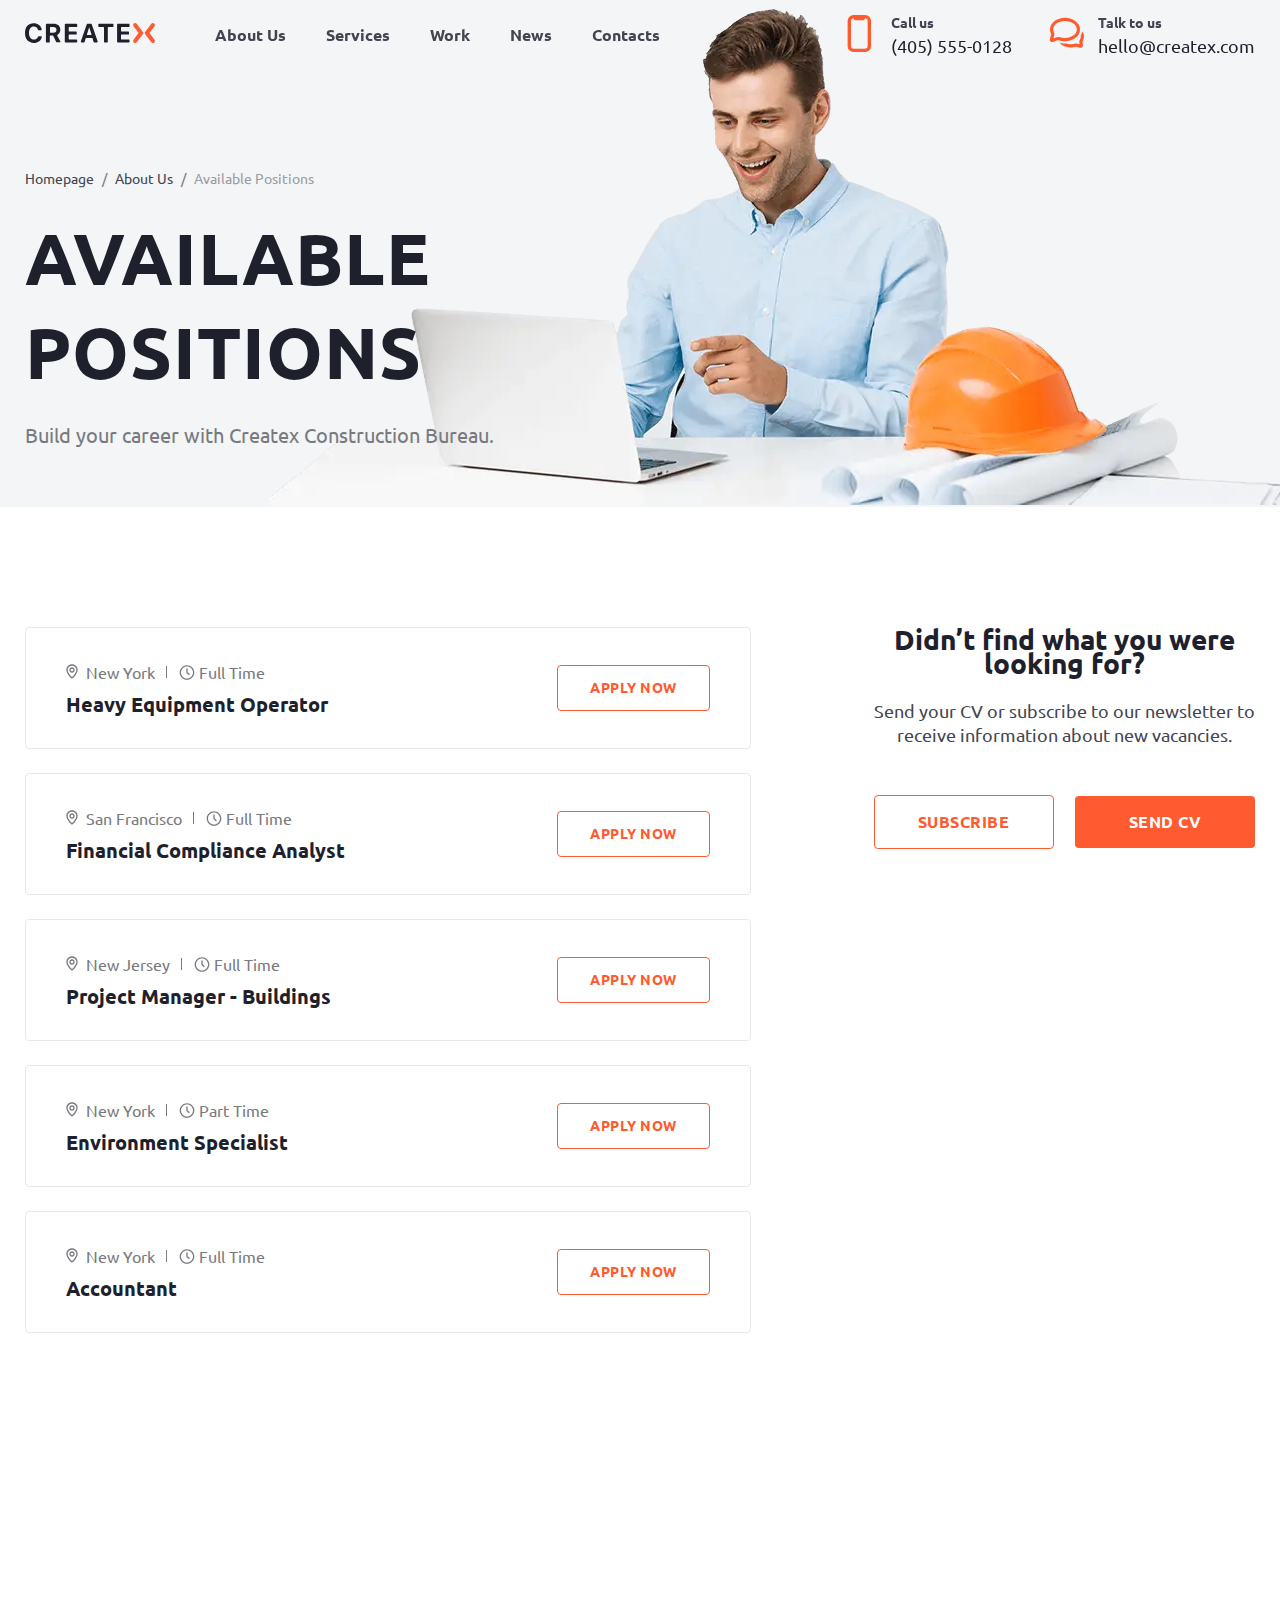
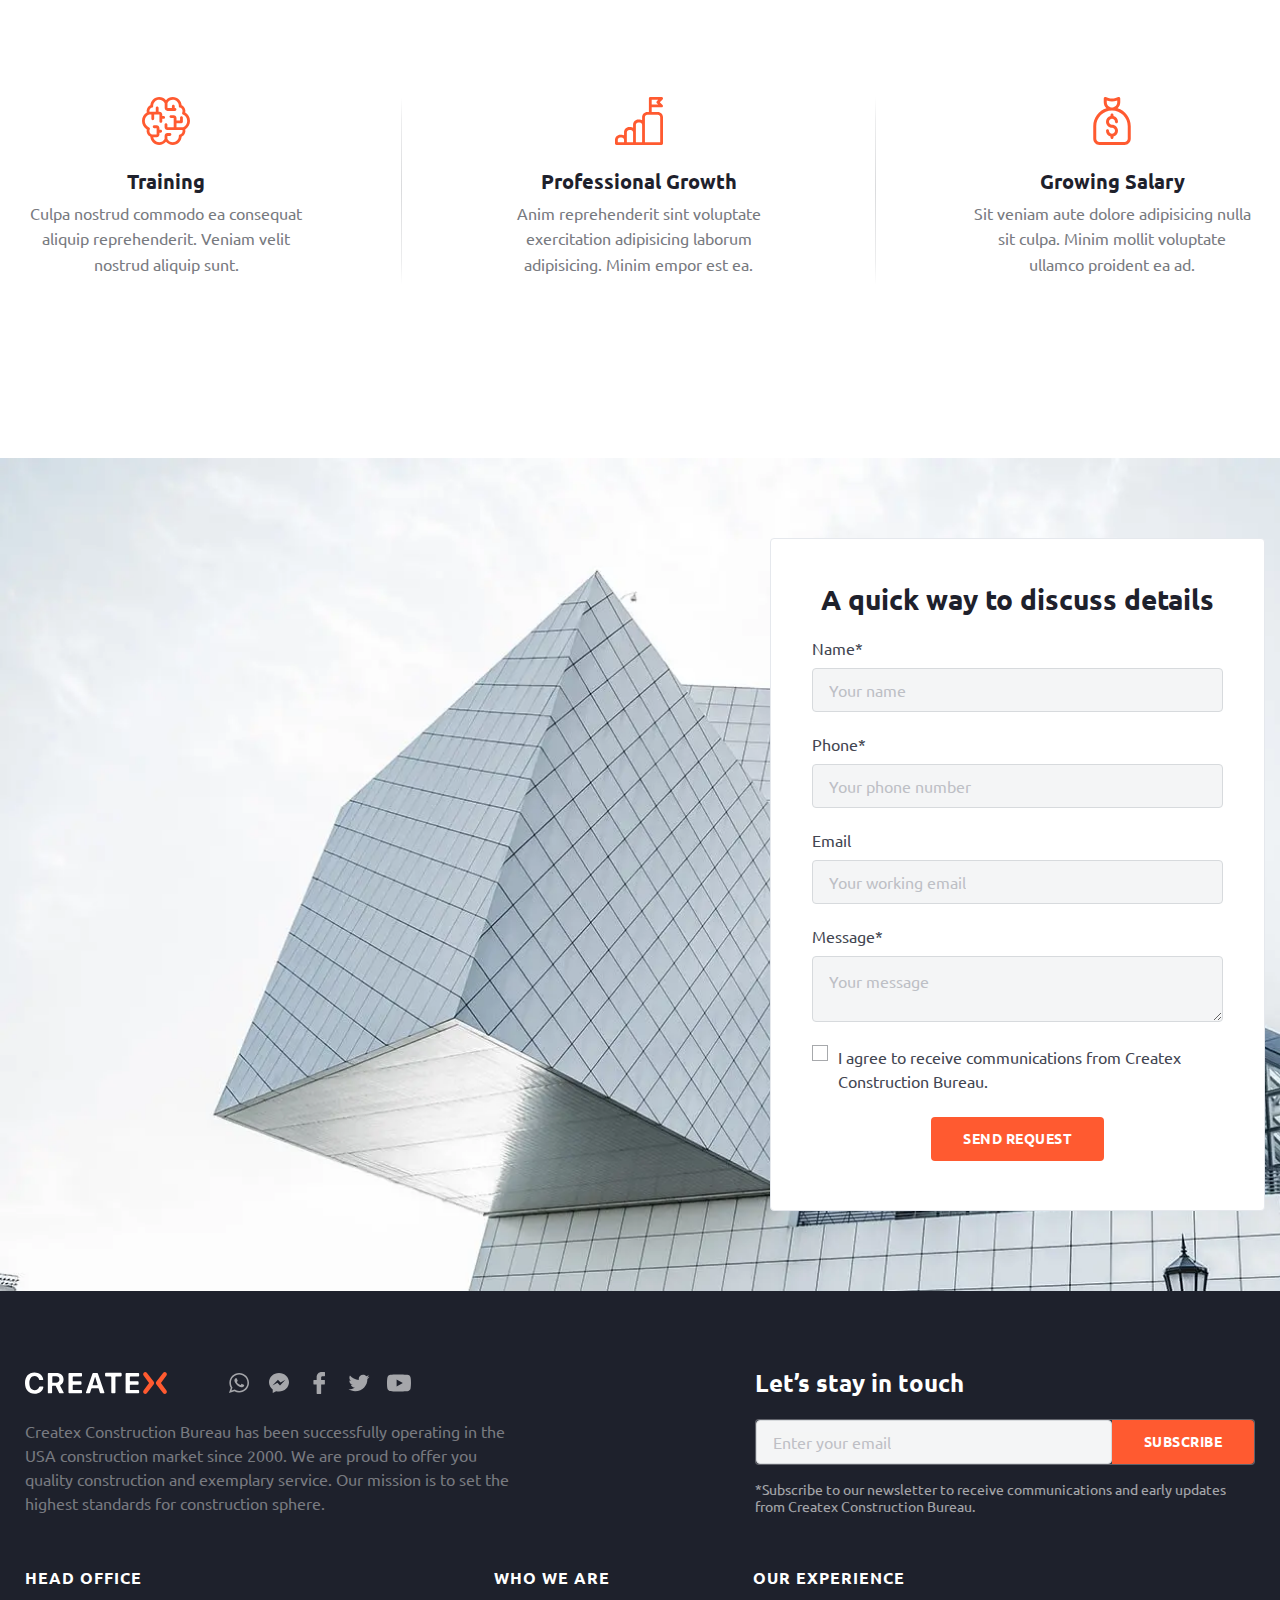
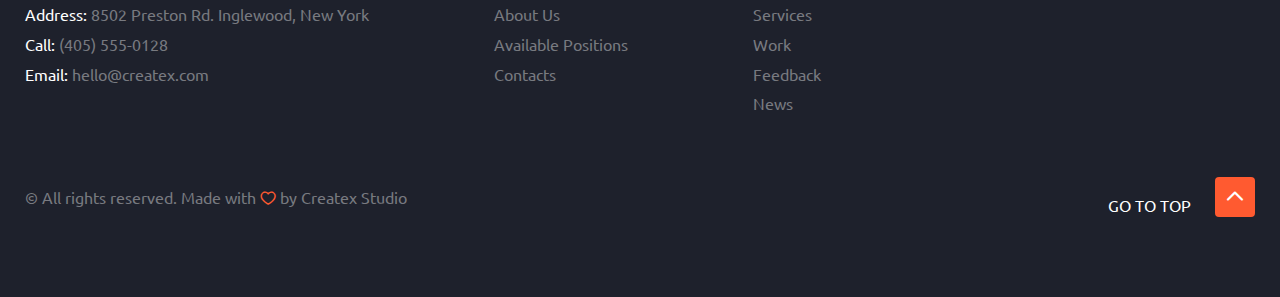
<file: positions.html>
<!DOCTYPE html>
<html lang="en">

<head>
	<title>Available Positions</title>
	<meta charset="UTF-8">
	<meta name="format-detection" content="telephone=no">
	<!-- <style>body{opacity: 0;}</style> -->
	<link rel="stylesheet" href="css/style.min.css?_v=20231222122330">
	<link rel="shortcut icon" href="favicon.ico">
	<!-- <meta name="robots" content="noindex, nofollow"> -->
	<meta name="viewport" content="width=device-width, initial-scale=1.0">
</head>

<body>
	<div class="wrapper">
		<div id="popup" aria-hidden="true" class="popup">
			<div class="popup__wrapper">
				<div class="popup__content">
					<button data-close type="button" class="popup__close _icon-cross"></button>
					<div class="popup__block">
						<h3 class="popup__title">Subscribe to our newsletter</h3>
						<div class="popup__form form-popup">
							<form action="#" class="form-popup__form form">
								<div class="form__block">
									<div class="form__text">Name*</div>
									<input type="text" name="form[email]" data-error="Error" placeholder="Your name" class="form__input">
								</div>
								<div class="form__block">
									<div class="form__text">Email</div>
									<input type="text" name="form[email]" data-error="Error" placeholder="Your working email" class="form__input">
								</div>
								<button type="submit" class="form__button button">send request</button>
							</form>
						</div>
					</div>
				</div>
			</div>
		</div>
		<div id="cv" aria-hidden="true" class="popup">
			<div class="popup__wrapper">
				<div class="popup__content">
					<button data-close type="button" class="popup__close _icon-cross"></button>
					<div class="popup__block">
						<h3 class="popup__title">Subscribe to our newsletter</h3>
						<div class="popup__form form-popup">
							<form action="#" class="form-popup__form form">
								<div class="form__block">
									<div class="form__text">Name*</div>
									<input type="text" name="form[email]" data-error="Error" placeholder="Your name" class="form__input">
								</div>
								<div class="form__block">
									<div class="form__text">Name*</div>
									<select name="form[]" data-class-modif="control">
										<option value="1" selected>Choose your location</option>
										<option value="2">location</option>
										<option value="3">location</option>
										<option value="4">location</option>
									</select>
								</div>
								<div class="form__block">
									<div class="form__text">Phone*</div>
									<input type="text" name="form[email]" data-error="Error" placeholder="Your phone number" class="form__input">
								</div>
								<div class="form__block">
									<div class="form__text">Email</div>
									<input type="text" name="form[email]" data-error="Error" placeholder="Your working email" class="form__input">
								</div>
								<div class="form__block">
									<div class="form__text">Сovering letter</div>
									<textarea type="text" name="message" data-error="Error" placeholder="Your covering letter" class="form__input form-request__input--email "></textarea>
								</div>
								<button type="submit" class="form__attach">Attach your CV*</button>
								<button type="submit" class="form__button button">send request</button>
							</form>
						</div>
					</div>
				</div>
			</div>
		</div>
		<header data-lp class="header">
			<div class="header__container">
				<a href="home.html" class="header__logo"><img src="img/logo.svg" alt="logo"></a>
				<div class="header__menu menu">
					<nav class="menu__body">
						<ul class="menu__list">
							<li class="menu__item"><a href="about.html" class="menu__link">About Us</a></li>
							<li class="menu__item"><a href="services.html" class="menu__link">Services</a></li>
							<li class="menu__item"><a href="works.html" class="menu__link">Work</a></li>
							<li class="menu__item"><a href="news.html" class="menu__link">News</a></li>
							<li class="menu__item"><a href="contacts.html" class="menu__link">Contacts</a></li>
						</ul>
					</nav>
				</div>
				<div data-da=".menu__body, 668" class="header__contacts contact-header">
					<div class="contact-header__call _icon-iPhone">
						<div class="contact-header__content">
							<h4 class="contact-header__title">Call us</h4>
							<a href="tel:4055550128" class="contact-header__tell">(405) 555-0128</a>
						</div>

					</div>
					<div class="contact-header__talk _icon-chat">
						<div class="contact-header__content">
							<h4 class="contact-header__title">Talk to us</h4>
							<a href="mailto:hello@createx.com" class="contact-header__emeil">hello@createx.com</a>
						</div>
					</div>

				</div>
				<button type="button" class=" icon-menu"><span></span></button>
			</div>
		</header>
		<main class="page">
			<section data-watch class="page__positions-main main-positions">
				<div class="main-positions__container">
					<div class="main-positions__block inner-block">
						<div class="inner-block__header">
							<nav class="inner-block__bradcrumbs bradcrumbs">
								<ul class="bradcrumbs__list">
									<li class="bradcrumbs__item"><a href="home.html" class="bradcrumbs__link">Homepage</a></li>
									<li class="bradcrumbs__item"><span class="bradcrumbs__decor">/</span></li>
									<li class="bradcrumbs__item"><a href="about.html" class="bradcrumbs__link">About Us</a></li>
									<li class="bradcrumbs__item"><span class="bradcrumbs__decor">/</span></li>
									<li class="bradcrumbs__item"><span class="bradcrumbs__current">Available Positions</span></li>
								</ul>
							</nav>
						</div>
						<div class="inner-block__content">
							<h1 class="inner-block__title">AVAILABLE POSITIONS</h1>
							<div class="inner-block__text">
								<p>Build your career with Createx Construction Bureau.</p>
							</div>
						</div>
						<div class="inner-block__image">
							<picture><source srcset="img/page-positions/image.webp" type="image/webp"><img src="img/page-positions/image.png" alt="bg-image"></picture>
						</div>
					</div>
				</div>
			</section>
			<section data-watch class="page__positons-employing employing">
				<div class="employing__container">
					<div class="employing__offers">
						<div class="employing__cards">
							<div class="employing__card card-employing">
								<div class="card-employing__content">
									<div class="card-employing__info">
										<div class="card-employing__place ">New York</div>
										<div class="card-employing__time">Full Time</div>
									</div>
									<h3 class="card-employing__title">Heavy Equipment Operator</h3>
								</div>
								<a href="#" class="card-employing__button button button--red button--apply">Apply now</a>
							</div>
							<div class="employing__card card-employing">
								<div class="card-employing__content">
									<div class="card-employing__info">
										<div class="card-employing__place ">San Francisco</div>
										<div class="card-employing__time">Full Time</div>
									</div>
									<h3 class="card-employing__title">Financial Compliance Analyst</h3>
								</div>
								<a href="#" class="card-employing__button button button--red button--apply">Apply now</a>
							</div>
							<div class="employing__card card-employing">
								<div class="card-employing__content">
									<div class="card-employing__info">
										<div class="card-employing__place ">New Jersey</div>
										<div class="card-employing__time">Full Time</div>
									</div>
									<h3 class="card-employing__title">Project Manager - Buildings</h3>
								</div>
								<a href="#" class="card-employing__button button button--red button--apply">Apply now</a>
							</div>
							<div class="employing__card card-employing">
								<div class="card-employing__content">
									<div class="card-employing__info">
										<div class="card-employing__place ">New York</div>
										<div class="card-employing__time">Part Time</div>
									</div>
									<h3 class="card-employing__title">Environment Specialist</h3>
								</div>
								<a href="#" class="card-employing__button button button--red button--apply">Apply now</a>
							</div>
							<div class="employing__card card-employing">
								<div class="card-employing__content">
									<div class="card-employing__info">
										<div class="card-employing__place ">New York</div>
										<div class="card-employing__time">Full Time</div>
									</div>
									<h3 class="card-employing__title">Accountant</h3>
								</div>
								<a href="#" class="card-employing__button button button--red button--apply">Apply now</a>
							</div>
						</div>
					</div>
					<div class="employing__subscribe subscribe-employing">
						<h2 class="subscribe-employing__titltle">Didn’t find what you were looking for?</h2>
						<div class="subscribe-employing__text">
							<p>Send your CV or subscribe to our newsletter to receive information about new vacancies.</p>
						</div>
						<div class="subscribe-employing__actions">
							<button data-popup="#popup" class="subscribe-employing__button button button--red ">subscribe</button>
							<button data-popup="#cv" class="subscribe-employing__button button ">send cv</button>
						</div>
					</div>
				</div>
			</section>
			<section data-watch class="page__values-positions values">
				<div class="values__container">
					<div class="values__top top-block">
						<h2 class="top-block__title">Employee benefits</h2>
						<div class="top-block__text">
							<p>There’s always room for talent.</p>
						</div>
					</div>
					<div class="values__content">
						<div class="values__cards">
							<div class="values__card card-values">
								<div class="card-values__icon">
									<img src="img/page-positions/values/ic-brain.svg" alt="Training">
								</div>
								<h4 class="card-values__title card-title">Training</h4>
								<div class="card-values__text">
									<p>Culpa nostrud commodo ea consequat aliquip reprehenderit. Veniam velit nostrud aliquip sunt.</p>
								</div>
							</div>
							<div class="values__card card-values">
								<div class="card-values__icon">
									<img src="img/page-positions/values/surface1.svg" alt="Professional Growth">
								</div>
								<h4 class="card-values__title card-title">Professional Growth</h4>
								<div class="card-values__text">
									<p>Anim reprehenderit sint voluptate exercitation adipisicing laborum adipisicing. Minim empor est ea.</p>
								</div>
							</div>
							<div class="values__card card-values">
								<div class="card-values__icon">
									<img src="img/page-positions/values/money.svg" alt="money">
								</div>
								<h4 class="card-values__title card-title">Growing Salary</h4>
								<div class="card-values__text">
									<p>Sit veniam aute dolore adipisicing nulla sit culpa. Minim mollit voluptate ullamco proident ea ad.</p>
								</div>
							</div>
						</div>
					</div>
				</div>
			</section>
		</main>
		<footer class="footer">
			<div class="footer__request request-footer">
				<div class="request-footer__container">
					<div class="request-footer__aplication">
						<h3 class="request-footer__title">A quick way to discuss details</h3>
						<div class="request-footer__form form-request">
							<form action="#" class="form-request__form form">
								<div class="form__block">
									<div class="form__text">Name*</div>
									<input type="text" name="Name" data-error="Error" placeholder="Your name" class="form__input">
								</div>
								<div class="form__block">
									<div class="form__text">Phone*</div>
									<input type="tel" name="phone" data-error="Error" placeholder="Your phone number" class="form__input">
								</div>
								<div class="form__block">
									<div class="form__text">Email</div>
									<input type="text" name="form[email]" data-error="Error" placeholder="Your working email" class="form__input">
								</div>
								<div class="form__block ">
									<div class="form__text">Message*</div>
									<textarea type="text" name="message" data-error="Error" placeholder="Your message" class="form__input form-request__input--email "></textarea>
								</div>
								<div class="form__checkbox checkbox">
									<input id="c_1" data-error="Помилка" class="checkbox__input" type="checkbox" value="1" name="form[]">
									<label for="c_1" class="checkbox__label"><span class="checkbox__text">I agree to receive communications from Createx Construction Bureau.</span></label>
								</div>
								<button type="submit" class="form__button button">send request</button>
							</form>
						</div>
					</div>
				</div>
			</div>
			<div class="footer__container">
				<div class="footer__content">
					<div class="footer__info info-footer">
						<div class="info-footer__about">
							<div class="info-footer__top">
								<a href="#" class="info-footer__logo"><img src="img/footer/logo.svg" alt="logo"></a>
								<div class="info-footer__social">
									<a href="#" class="info-footer__link"><img src="img/footer/Whatsapp.svg" alt="Whatsapp"></a>
									<a href="#" class="info-footer__link"><img src="img/footer/Messanger.svg" alt="Messanger"></a>
									<a href="#" class="info-footer__link"><img src="img/footer/Facebook.svg" alt="Facebook"></a>
									<a href="#" class="info-footer__link"><img src="img/footer/Twitter.svg" alt="Twitter"></a>
									<a href="#" class="info-footer__link"><img src="img/footer/YouTube.svg" alt="YouTube"></a>
								</div>
							</div>
							<div class="info-footer__text">
								<p>Createx Construction Bureau has been successfully
									operating in the USA construction market since 2000.
									We are proud to offer you quality construction and exemplary service.
									Our mission is to set the highest standards for construction sphere.
								</p>
							</div>
						</div>
						<div class="info-footer__subscribe subscribe-footer">
							<h3 class="subscribe-footer__title">Let’s stay in touch</h3>
							<form action="#" class="subscribe-footer__form form">
								<input data-required="email" autocomplete="off" type="text" name="form[]" data-error="Wrong email" placeholder="Enter your email" class="form__input input">
								<button type="submit" class="form__button button button--subscribe">Subscribe</button>
							</form>
							<div class="subscribe-footer__text">
								<p>*Subscribe to our newsletter to receive communications and early updates from Createx Construction Bureau.</p>
							</div>
						</div>
					</div>
					<div class="footer__menu menu-footer">
						<div data-spollers="479.98" class="menu-footer__spollers">
							<details class="menu-footer__block">
								<summary class="menu-footer__title">HEAD OFFICE</summary>
								<div class="menu-footer__body">
									<ul class="menu-footer__list">
										<li class="menu-footer__item">
											<span class="menu-footer__text">Address:</span>
											<a href="#" class="menu-footer__link">8502 Preston Rd. Inglewood, New York</a>
										</li>
										<li class="menu-footer__item">
											<span class="menu-footer__text">Call:</span>
											<a href="tel:4055550128" class="menu-footer__link">(405) 555-0128</a>
										</li>
										<li class="menu-footer__item">
											<span class="menu-footer__text">Email:</span>
											<a href="mailto:hello@createx.com" class="menu-footer__link">hello@createx.com</a>
										</li>
									</ul>
								</div>
							</details>
							<details class="menu-footer__block">
								<summary class="menu-footer__title">WHO WE ARE</summary>
								<div class="menu-footer__body">
									<ul class="menu-footer__list">
										<li class="menu-footer__item">
											<a href="about.html" class="menu-footer__link">About Us</a>
										</li>
										<li class="menu-footer__item">
											<a href="positions.html" class="menu-footer__link">Available Positions</a>
										</li>
										<li class="menu-footer__item">
											<a href="contacts.html" class="menu-footer__link">Contacts</a>
										</li>
									</ul>
								</div>
							</details>
							<details class="menu-footer__block">
								<summary class="menu-footer__title">OUR EXPERIENCE</summary>
								<div class="menu-footer__body">
									<ul class="menu-footer__list">
										<li class="menu-footer__item">
											<a href="services.html" class="menu-footer__link">Services</a>
										</li>
										<li class="menu-footer__item">
											<a href="works.html" class="menu-footer__link">Work</a>
										</li>
										<li class="menu-footer__item">
											<a href="contacts.html" class="menu-footer__link">Feedback</a>
										</li>
										<li class="menu-footer__item">
											<a href="news.html" class="menu-footer__link">News</a>
										</li>
									</ul>
								</div>
							</details>
						</div>
					</div>
					<div class="footer__bottom bottom-footer">
						<div class="bottom-footer__copy copy-footer">
							<div class="copy-footer__text _icon-heart">© All rights reserved. Made with</div>
							<div class="copy-footer__text">by Createx Studio </div>
						</div>
						<div class="bottom-footer__go-up">
							<div class="bottom-footer__text">GO TO TOP</div>
							<button data-goto=".page" class="bottom-footer__button button button--go-up"></button>
						</div>
					</div>
				</div>
		</footer>
	</div>
	<script src="js/app.min.js?_v=20231222122330"></script>
</body>

</html>
</file>
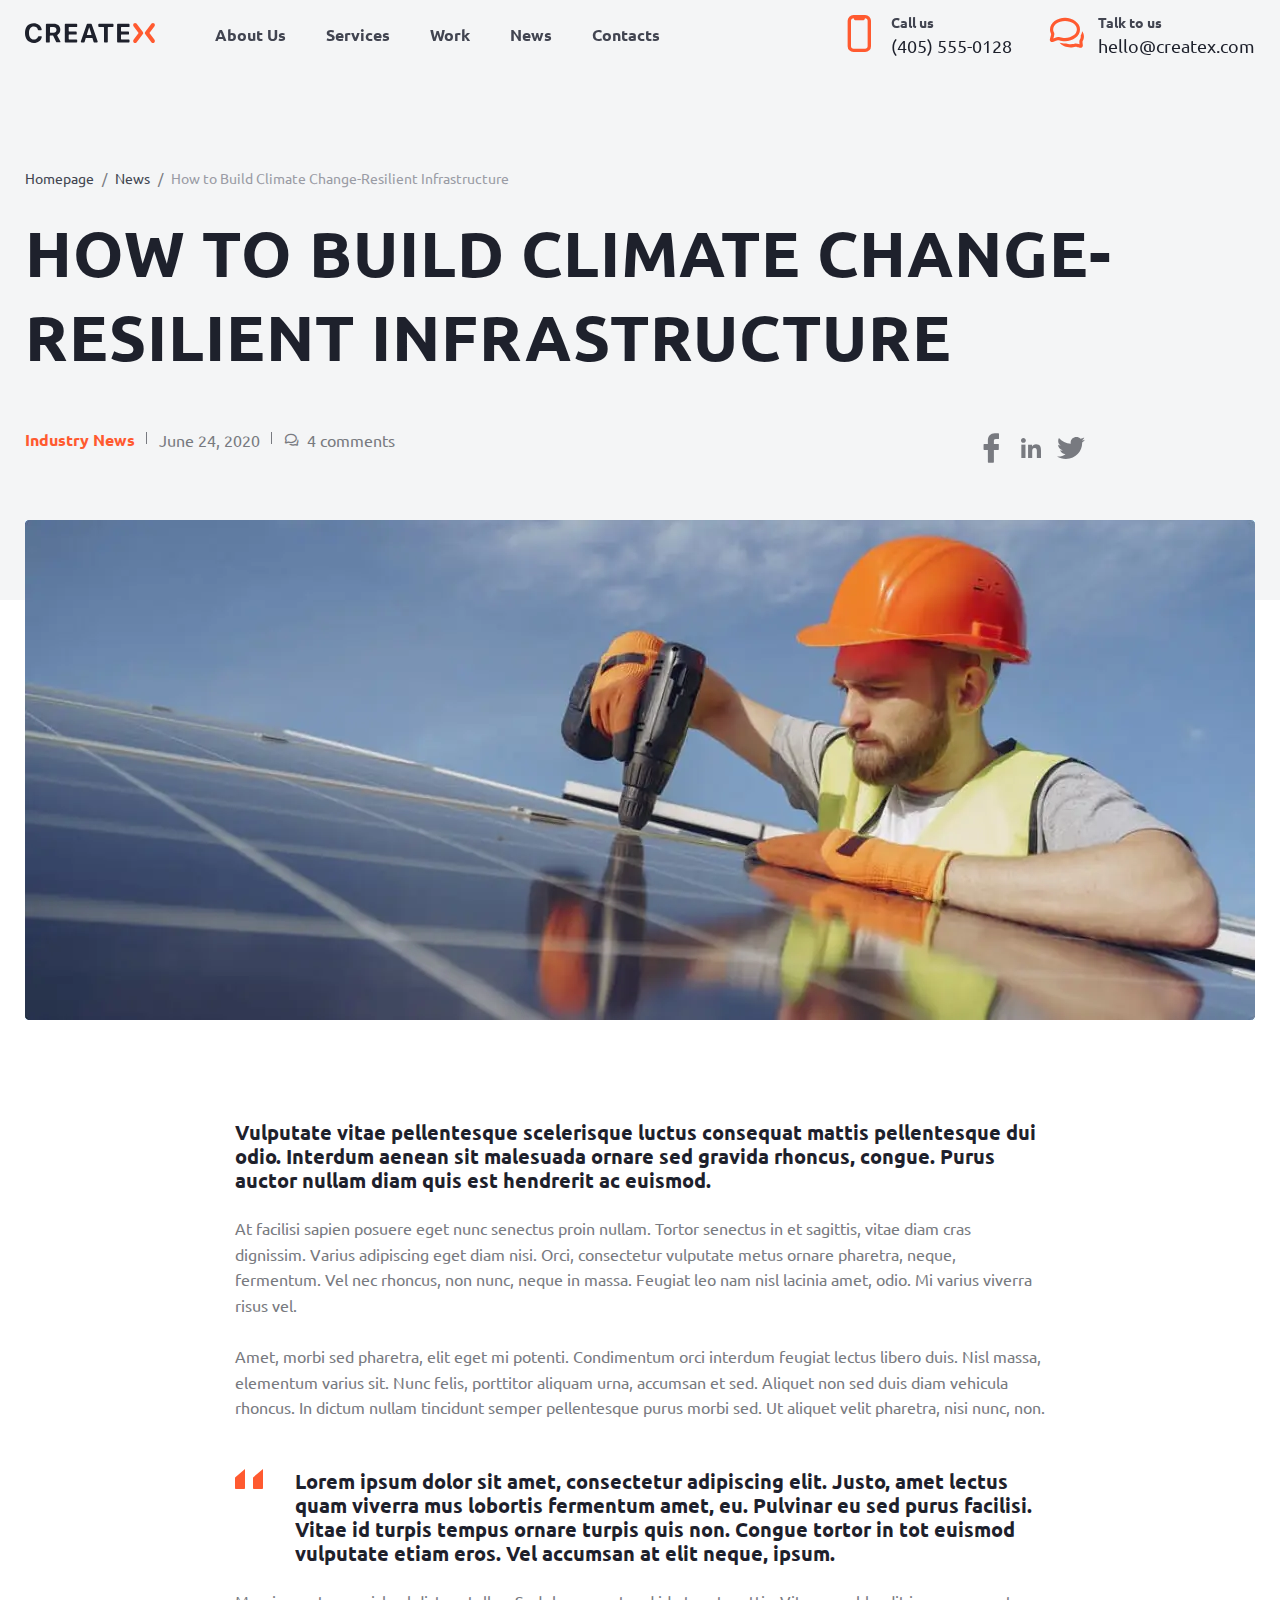
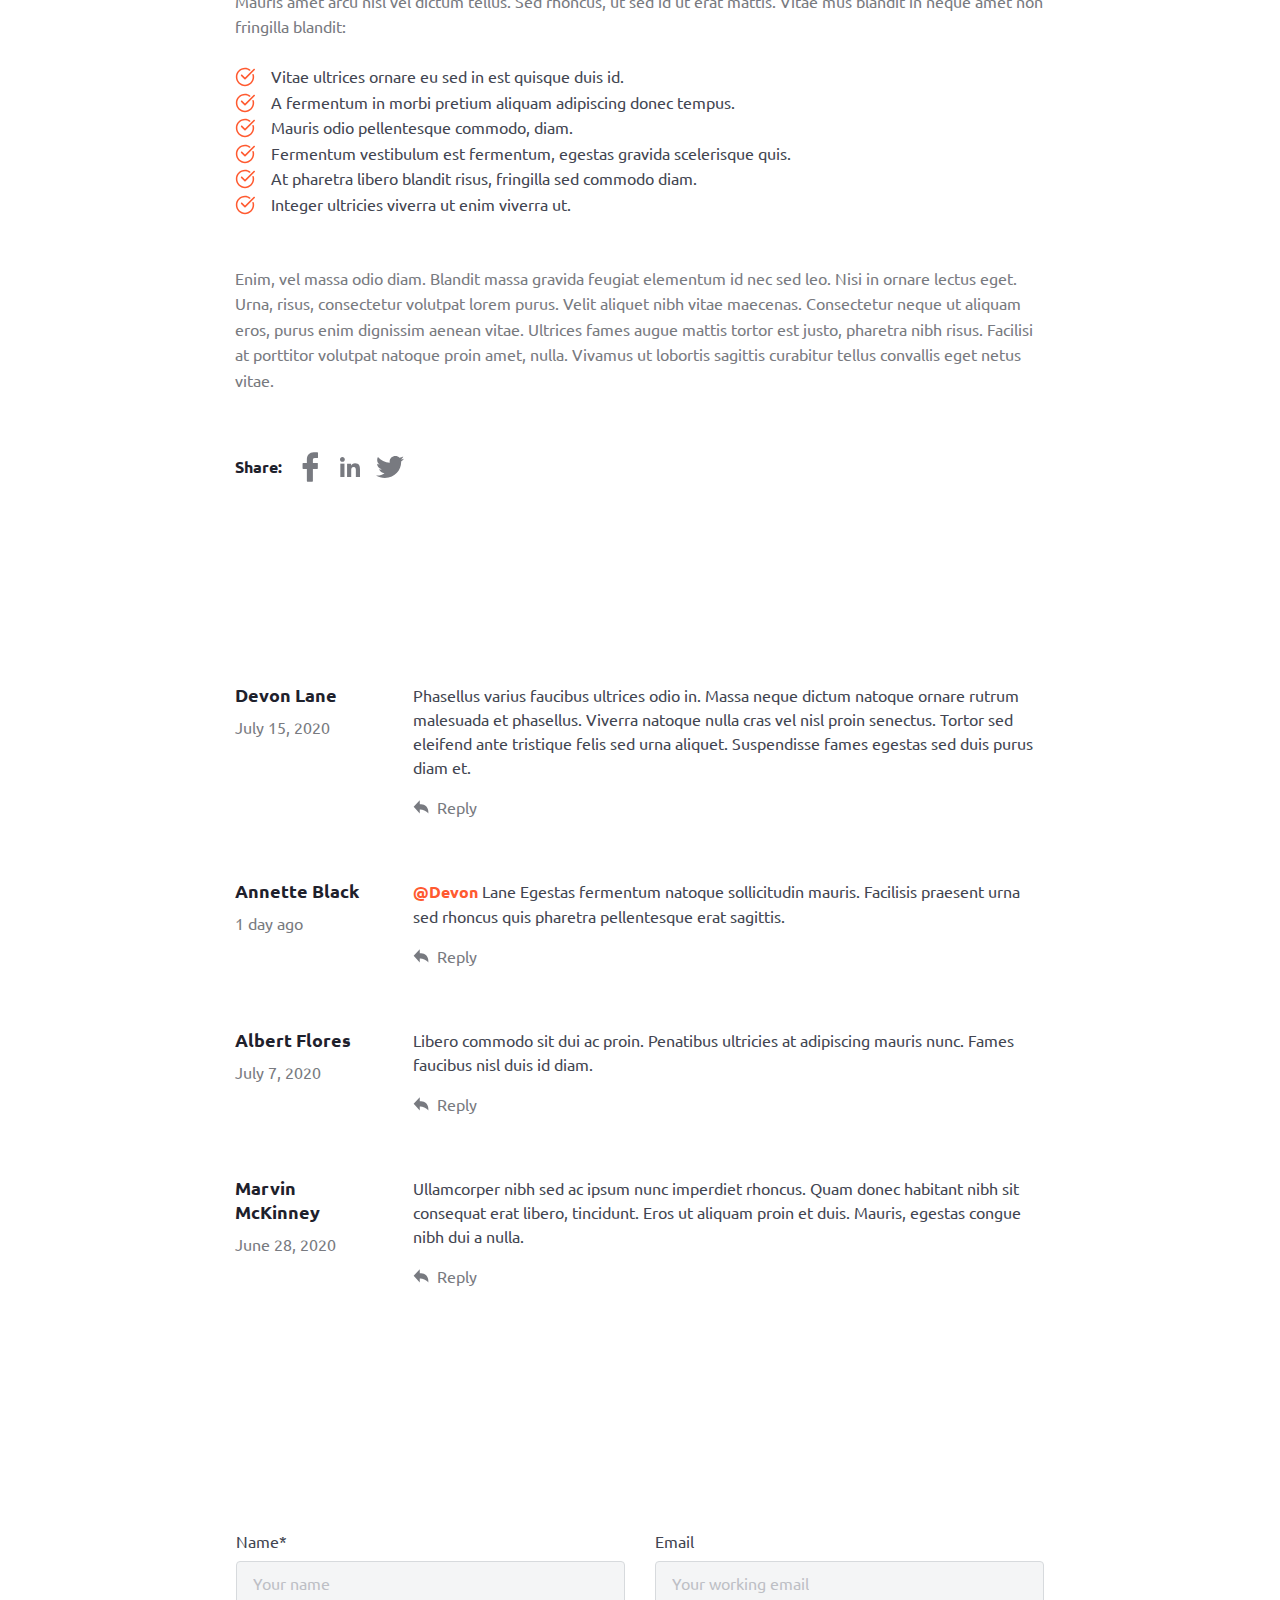
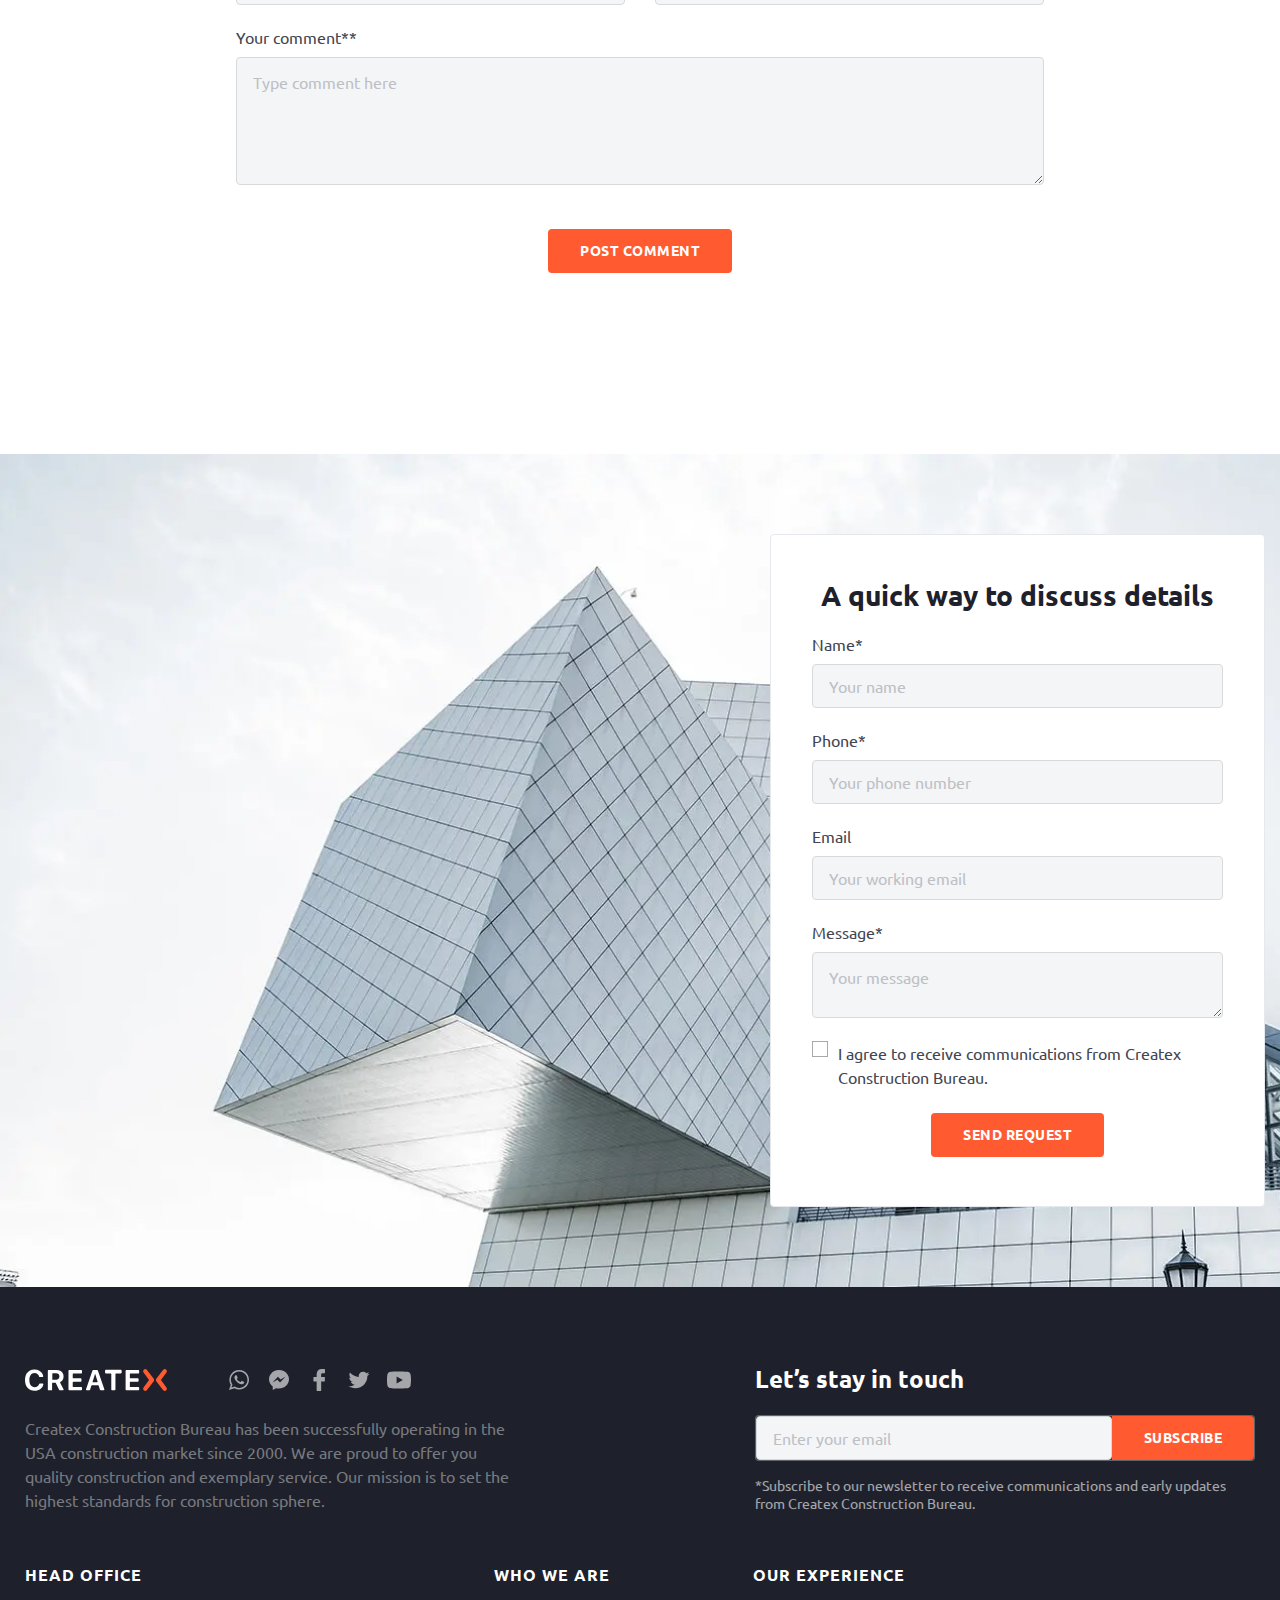
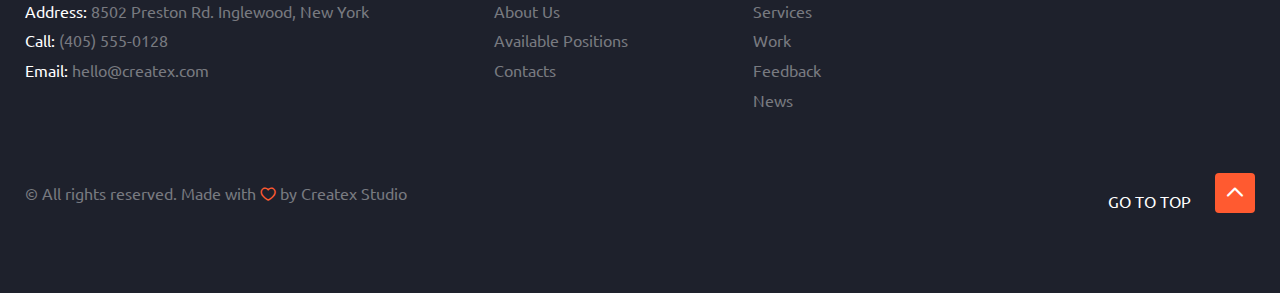
<file: post.html>
<!DOCTYPE html>
<html lang="en">

<head>
	<title>How to Build Climate Change-Resilient Infrastructure</title>
	<meta charset="UTF-8">
	<meta name="format-detection" content="telephone=no">
	<!-- <style>body{opacity: 0;}</style> -->
	<link rel="stylesheet" href="css/style.min.css?_v=20231222122330">
	<link rel="shortcut icon" href="favicon.ico">
	<!-- <meta name="robots" content="noindex, nofollow"> -->
	<meta name="viewport" content="width=device-width, initial-scale=1.0">
</head>

<body>
	<div class="wrapper">
		<header data-lp class="header">
			<div class="header__container">
				<a href="home.html" class="header__logo"><img src="img/logo.svg" alt="logo"></a>
				<div class="header__menu menu">
					<nav class="menu__body">
						<ul class="menu__list">
							<li class="menu__item"><a href="about.html" class="menu__link">About Us</a></li>
							<li class="menu__item"><a href="services.html" class="menu__link">Services</a></li>
							<li class="menu__item"><a href="works.html" class="menu__link">Work</a></li>
							<li class="menu__item"><a href="news.html" class="menu__link">News</a></li>
							<li class="menu__item"><a href="contacts.html" class="menu__link">Contacts</a></li>
						</ul>
					</nav>
				</div>
				<div data-da=".menu__body, 668" class="header__contacts contact-header">
					<div class="contact-header__call _icon-iPhone">
						<div class="contact-header__content">
							<h4 class="contact-header__title">Call us</h4>
							<a href="tel:4055550128" class="contact-header__tell">(405) 555-0128</a>
						</div>

					</div>
					<div class="contact-header__talk _icon-chat">
						<div class="contact-header__content">
							<h4 class="contact-header__title">Talk to us</h4>
							<a href="mailto:hello@createx.com" class="contact-header__emeil">hello@createx.com</a>
						</div>
					</div>

				</div>
				<button type="button" class=" icon-menu"><span></span></button>
			</div>
		</header>
		<main class="page">
			<section data-watch class="page__post-main post-main">
				<div class="post-main__container">
					<div class="post-main__block inner-block">
						<div class="inner-block__header">
							<nav class="inner-block__bradcrumbs bradcrumbs">
								<ul class="bradcrumbs__list">
									<li class="bradcrumbs__item"><a href="home.html" class="bradcrumbs__link">Homepage</a></li>
									<li class="bradcrumbs__item"><span class="bradcrumbs__decor">/</span></li>
									<li class="bradcrumbs__item"><a href="works.html" class="bradcrumbs__link">News</a></li>
									<li class="bradcrumbs__item"><span class="bradcrumbs__decor">/</span></li>
									<li class="bradcrumbs__item"><span class="bradcrumbs__current">How to Build Climate Change-Resilient Infrastructure</span></li>
								</ul>
							</nav>
						</div>
						<div class="inner-block__content">
							<h1 class="inner-block__title">How to Build Climate Change-Resilient Infrastructure</h1>
							<div class="inner-block__details">
								<div class="inner-block__info info">
									<div class="info__descripsion">Industry News</div>
									<div class="info__date">June 24, 2020</div>
									<div class="info__comments _icon-chat">4 comments</div>
								</div>

								<div class="inner-block__social social">
									<a href="#" class="social__link">
										<img src="img/page-contacts/social/Facebook.svg" alt="Facebook">
									</a>
									<a href="#" class="social__link">
										<img src="img/page-contacts/social/Linked-In.svg" alt="Linked-In">
									</a>
									<a href="#" class="social__link">
										<img src="img/page-contacts/social/Twitter.svg" alt="Twitter">
									</a>
								</div>
							</div>
						</div>
					</div>
				</div>
			</section>
			<section data-watch class="page__post-overview overview">
				<div class="overview__container">
					<div class="overview__image">
						<picture><source srcset="img/page__post/image.webp" type="image/webp"><img src="img/page__post/image.jpg" alt="image"></picture>
					</div>
					<div class="overview__content">
						<div class="overview__label">
							<p>Vulputate vitae pellentesque scelerisque luctus consequat mattis pellentesque dui odio. Interdum aenean sit malesuada ornare sed gravida rhoncus, congue. Purus auctor nullam diam quis est hendrerit ac euismod. </p>
						</div>
						<div class="overview__text">
							<p>At facilisi sapien posuere eget nunc senectus proin nullam. Tortor senectus in et sagittis, vitae diam cras dignissim. Varius adipiscing eget diam nisi. Orci, consectetur vulputate metus ornare pharetra, neque, fermentum. Vel nec rhoncus, non nunc, neque in massa. Feugiat leo nam nisl lacinia amet, odio. Mi varius viverra risus vel.</p>
							<br>
							<p>Amet, morbi sed pharetra, elit eget mi potenti. Condimentum orci interdum feugiat lectus libero duis. Nisl massa, elementum varius sit. Nunc felis, porttitor aliquam urna, accumsan et sed. Aliquet non sed duis diam vehicula rhoncus. In dictum nullam tincidunt semper pellentesque purus morbi sed. Ut aliquet velit pharetra, nisi nunc, non.</p>
						</div>
						<div class="overview__label overview__label--description">
							<p>Lorem ipsum dolor sit amet, consectetur adipiscing elit. Justo, amet lectus quam viverra mus lobortis fermentum amet, eu. Pulvinar eu sed purus facilisi. Vitae id turpis tempus ornare turpis quis non. Congue tortor in tot euismod vulputate etiam eros. Vel accumsan at elit neque, ipsum.</p>
						</div>
						<div class="overview__text">
							<p>
								Mauris amet arcu nisl vel dictum tellus. Sed rhoncus, ut sed id ut erat mattis. Vitae mus blandit in neque amet non fringilla blandit:
							</p>
						</div>
						<div class="overview__decision">
							<ul class="overview__list decision-list">
								<li class="decision-list__item">
									<div class="decision-list__text">Vitae ultrices ornare eu sed in est quisque duis id.</div>
								</li>
								<li class="decision-list__item">
									<div class="decision-list__text">A fermentum in morbi pretium aliquam adipiscing donec tempus.</div>
								</li>
								<li class="decision-list__item">
									<div class="decision-list__text">Mauris odio pellentesque commodo, diam.</div>
								</li>
								<li class="decision-list__item">
									<div class="decision-list__text">Fermentum vestibulum est fermentum, egestas gravida scelerisque quis.</div>
								</li>
								<li class="decision-list__item">
									<div class="decision-list__text">At pharetra libero blandit risus, fringilla sed commodo diam.</div>
								</li>
								<li class="decision-list__item">
									<div class="decision-list__text">Integer ultricies viverra ut enim viverra ut.</div>
								</li>
							</ul>
						</div>
						<div class="overview__text">
							<p>
								Enim, vel massa odio diam. Blandit massa gravida feugiat elementum id nec sed leo. Nisi in ornare lectus eget. Urna, risus, consectetur volutpat lorem purus. Velit aliquet nibh vitae maecenas. Consectetur neque ut aliquam eros, purus enim dignissim aenean vitae. Ultrices fames augue mattis tortor est justo, pharetra nibh risus. Facilisi at porttitor volutpat natoque proin amet, nulla. Vivamus ut lobortis sagittis curabitur tellus convallis eget netus vitae.
							</p>
						</div>
						<div class="overview__social social">
							<h4 class="social__title">Share:</h4>
							<a href="#" class="social__link">
								<img src="img/page-contacts/social/Facebook.svg" alt="Facebook">
							</a>
							<a href="#" class="social__link">
								<img src="img/page-contacts/social/Linked-In.svg" alt="Linked-In">
							</a>
							<a href="#" class="social__link">
								<img src="img/page-contacts/social/Twitter.svg" alt="Twitter">
							</a>
						</div>
					</div>
				</div>
			</section>
			<section data-watch class="page__post-comments comments">
				<div class="comments__container">
					<div class="comments__top top-block">
						<h2 class="top-block__title">4 comments</h2>
					</div>
					<div class="comments__body">
						<div class="comments__item item-comment">
							<div class="item-comment__info">
								<h4 class="item-comment__name">Devon Lane</h4>
								<div class="item-comment__date">July 15, 2020</div>
							</div>
							<div class="item-comment__body">
								<div class="item-comment__text">
									<p>
										Phasellus varius faucibus ultrices odio in. Massa neque dictum natoque ornare rutrum malesuada et phasellus. Viverra natoque nulla cras vel nisl proin senectus. Tortor sed eleifend ante tristique felis sed urna aliquet. Suspendisse fames egestas sed duis purus diam et.
									</p>
								</div>
								<button type="button" class="item-comment__button">
									<img src="img/page__post/comments/share-arrow.svg" alt="share-arrow">
									<p>Reply</p>
								</button>
							</div>
						</div>
						<div class="comments__item item-comment">
							<div class="item-comment__info">
								<h4 class="item-comment__name">Annette Black</h4>
								<div class="item-comment__date">1 day ago</div>
							</div>
							<div class="item-comment__body">
								<div class="item-comment__text">
									<p>
										<span>@Devon</span> Lane Egestas fermentum natoque sollicitudin mauris. Facilisis praesent urna sed rhoncus quis pharetra pellentesque erat sagittis.
									</p>
								</div>
								<button type="button" class="item-comment__button">
									<img src="img/page__post/comments/share-arrow.svg" alt="share-arrow">
									<p>Reply</p>
								</button>
							</div>
						</div>
						<div class="comments__item item-comment">
							<div class="item-comment__info">
								<h4 class="item-comment__name">Albert Flores</h4>
								<div class="item-comment__date">July 7, 2020</div>
							</div>
							<div class="item-comment__body">
								<div class="item-comment__text">
									<p>
										Libero commodo sit dui ac proin. Penatibus ultricies at adipiscing mauris nunc. Fames faucibus nisl duis id diam.
									</p>
								</div>
								<button type="button" class="item-comment__button">
									<img src="img/page__post/comments/share-arrow.svg" alt="share-arrow">
									<p>Reply</p>
								</button>
							</div>
						</div>
						<div class="comments__item item-comment">
							<div class="item-comment__info">
								<h4 class="item-comment__name">Marvin McKinney</h4>
								<div class="item-comment__date">June 28, 2020</div>
							</div>
							<div class="item-comment__body">
								<div class="item-comment__text">
									<p>
										Ullamcorper nibh sed ac ipsum nunc imperdiet rhoncus. Quam donec habitant nibh sit consequat erat libero, tincidunt. Eros ut aliquam proin et duis. Mauris, egestas congue nibh dui a nulla.
									</p>
								</div>
								<button type="button" class="item-comment__button">
									<img src="img/page__post/comments/share-arrow.svg" alt="share-arrow">
									<p>Reply</p>
								</button>
							</div>
						</div>
					</div>
				</div>
			</section>
			<section data-watch class="page__post-your-comment your-comment">
				<div class="your-comment__container">
					<div class="your-comment__top top-block">
						<h2 class="top-block__title">Leave your comment</h2>
					</div>
					<form action="#" class="your-comment__form form">
						<div class="form__block">
							<div class="form__text">Name*</div>
							<input type="text" name="form[email]" data-error="Error" placeholder="Your name" class="form__input">
						</div>
						<div class="form__block">
							<div class="form__text">Email</div>
							<input type="text" name="form[email]" data-error="Error" placeholder="Your working email" class="form__input">
						</div>

						<div class="form__block form__block--massage">
							<div class="form__text">Your comment**</div>
							<textarea type="text" name="form[email]" data-error="Error" placeholder="Type comment here" class="form__input form__input--massage "></textarea>
						</div>
						<div class="form__actions">
							<button type="submit" class="form__button button">Post comment</button>
						</div>
					</form>
				</div>
			</section>
		</main>
		<footer class="footer">
			<div class="footer__request request-footer">
				<div class="request-footer__container">
					<div class="request-footer__aplication">
						<h3 class="request-footer__title">A quick way to discuss details</h3>
						<div class="request-footer__form form-request">
							<form action="#" class="form-request__form form">
								<div class="form__block">
									<div class="form__text">Name*</div>
									<input type="text" name="Name" data-error="Error" placeholder="Your name" class="form__input">
								</div>
								<div class="form__block">
									<div class="form__text">Phone*</div>
									<input type="tel" name="phone" data-error="Error" placeholder="Your phone number" class="form__input">
								</div>
								<div class="form__block">
									<div class="form__text">Email</div>
									<input type="text" name="form[email]" data-error="Error" placeholder="Your working email" class="form__input">
								</div>
								<div class="form__block ">
									<div class="form__text">Message*</div>
									<textarea type="text" name="message" data-error="Error" placeholder="Your message" class="form__input form-request__input--email "></textarea>
								</div>
								<div class="form__checkbox checkbox">
									<input id="c_1" data-error="Помилка" class="checkbox__input" type="checkbox" value="1" name="form[]">
									<label for="c_1" class="checkbox__label"><span class="checkbox__text">I agree to receive communications from Createx Construction Bureau.</span></label>
								</div>
								<button type="submit" class="form__button button">send request</button>
							</form>
						</div>
					</div>
				</div>
			</div>
			<div class="footer__container">
				<div class="footer__content">
					<div class="footer__info info-footer">
						<div class="info-footer__about">
							<div class="info-footer__top">
								<a href="#" class="info-footer__logo"><img src="img/footer/logo.svg" alt="logo"></a>
								<div class="info-footer__social">
									<a href="#" class="info-footer__link"><img src="img/footer/Whatsapp.svg" alt="Whatsapp"></a>
									<a href="#" class="info-footer__link"><img src="img/footer/Messanger.svg" alt="Messanger"></a>
									<a href="#" class="info-footer__link"><img src="img/footer/Facebook.svg" alt="Facebook"></a>
									<a href="#" class="info-footer__link"><img src="img/footer/Twitter.svg" alt="Twitter"></a>
									<a href="#" class="info-footer__link"><img src="img/footer/YouTube.svg" alt="YouTube"></a>
								</div>
							</div>
							<div class="info-footer__text">
								<p>Createx Construction Bureau has been successfully
									operating in the USA construction market since 2000.
									We are proud to offer you quality construction and exemplary service.
									Our mission is to set the highest standards for construction sphere.
								</p>
							</div>
						</div>
						<div class="info-footer__subscribe subscribe-footer">
							<h3 class="subscribe-footer__title">Let’s stay in touch</h3>
							<form action="#" class="subscribe-footer__form form">
								<input data-required="email" autocomplete="off" type="text" name="form[]" data-error="Wrong email" placeholder="Enter your email" class="form__input input">
								<button type="submit" class="form__button button button--subscribe">Subscribe</button>
							</form>
							<div class="subscribe-footer__text">
								<p>*Subscribe to our newsletter to receive communications and early updates from Createx Construction Bureau.</p>
							</div>
						</div>
					</div>
					<div class="footer__menu menu-footer">
						<div data-spollers="479.98" class="menu-footer__spollers">
							<details class="menu-footer__block">
								<summary class="menu-footer__title">HEAD OFFICE</summary>
								<div class="menu-footer__body">
									<ul class="menu-footer__list">
										<li class="menu-footer__item">
											<span class="menu-footer__text">Address:</span>
											<a href="#" class="menu-footer__link">8502 Preston Rd. Inglewood, New York</a>
										</li>
										<li class="menu-footer__item">
											<span class="menu-footer__text">Call:</span>
											<a href="tel:4055550128" class="menu-footer__link">(405) 555-0128</a>
										</li>
										<li class="menu-footer__item">
											<span class="menu-footer__text">Email:</span>
											<a href="mailto:hello@createx.com" class="menu-footer__link">hello@createx.com</a>
										</li>
									</ul>
								</div>
							</details>
							<details class="menu-footer__block">
								<summary class="menu-footer__title">WHO WE ARE</summary>
								<div class="menu-footer__body">
									<ul class="menu-footer__list">
										<li class="menu-footer__item">
											<a href="about.html" class="menu-footer__link">About Us</a>
										</li>
										<li class="menu-footer__item">
											<a href="positions.html" class="menu-footer__link">Available Positions</a>
										</li>
										<li class="menu-footer__item">
											<a href="contacts.html" class="menu-footer__link">Contacts</a>
										</li>
									</ul>
								</div>
							</details>
							<details class="menu-footer__block">
								<summary class="menu-footer__title">OUR EXPERIENCE</summary>
								<div class="menu-footer__body">
									<ul class="menu-footer__list">
										<li class="menu-footer__item">
											<a href="services.html" class="menu-footer__link">Services</a>
										</li>
										<li class="menu-footer__item">
											<a href="works.html" class="menu-footer__link">Work</a>
										</li>
										<li class="menu-footer__item">
											<a href="contacts.html" class="menu-footer__link">Feedback</a>
										</li>
										<li class="menu-footer__item">
											<a href="news.html" class="menu-footer__link">News</a>
										</li>
									</ul>
								</div>
							</details>
						</div>
					</div>
					<div class="footer__bottom bottom-footer">
						<div class="bottom-footer__copy copy-footer">
							<div class="copy-footer__text _icon-heart">© All rights reserved. Made with</div>
							<div class="copy-footer__text">by Createx Studio </div>
						</div>
						<div class="bottom-footer__go-up">
							<div class="bottom-footer__text">GO TO TOP</div>
							<button data-goto=".page" class="bottom-footer__button button button--go-up"></button>
						</div>
					</div>
				</div>
		</footer>
	</div>
	<script src="js/app.min.js?_v=20231222122330"></script>
</body>

</html>
</file>
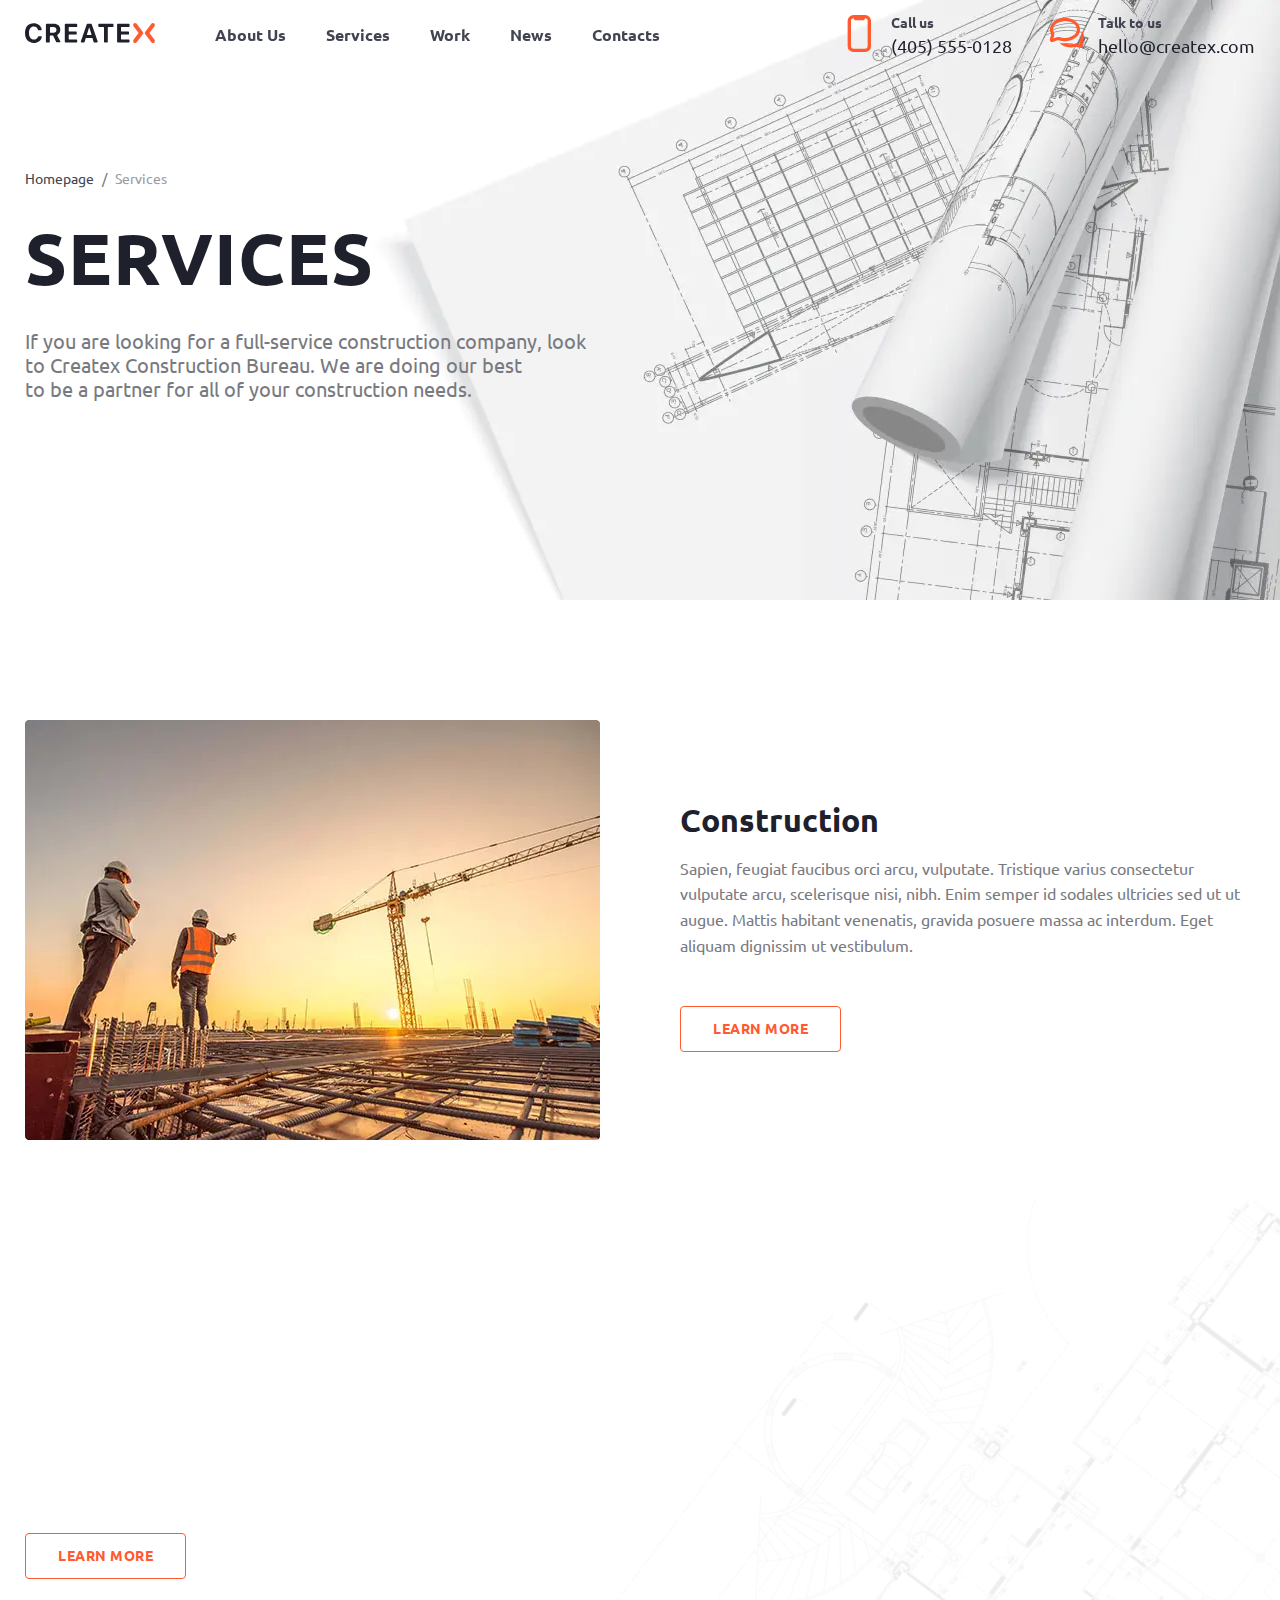
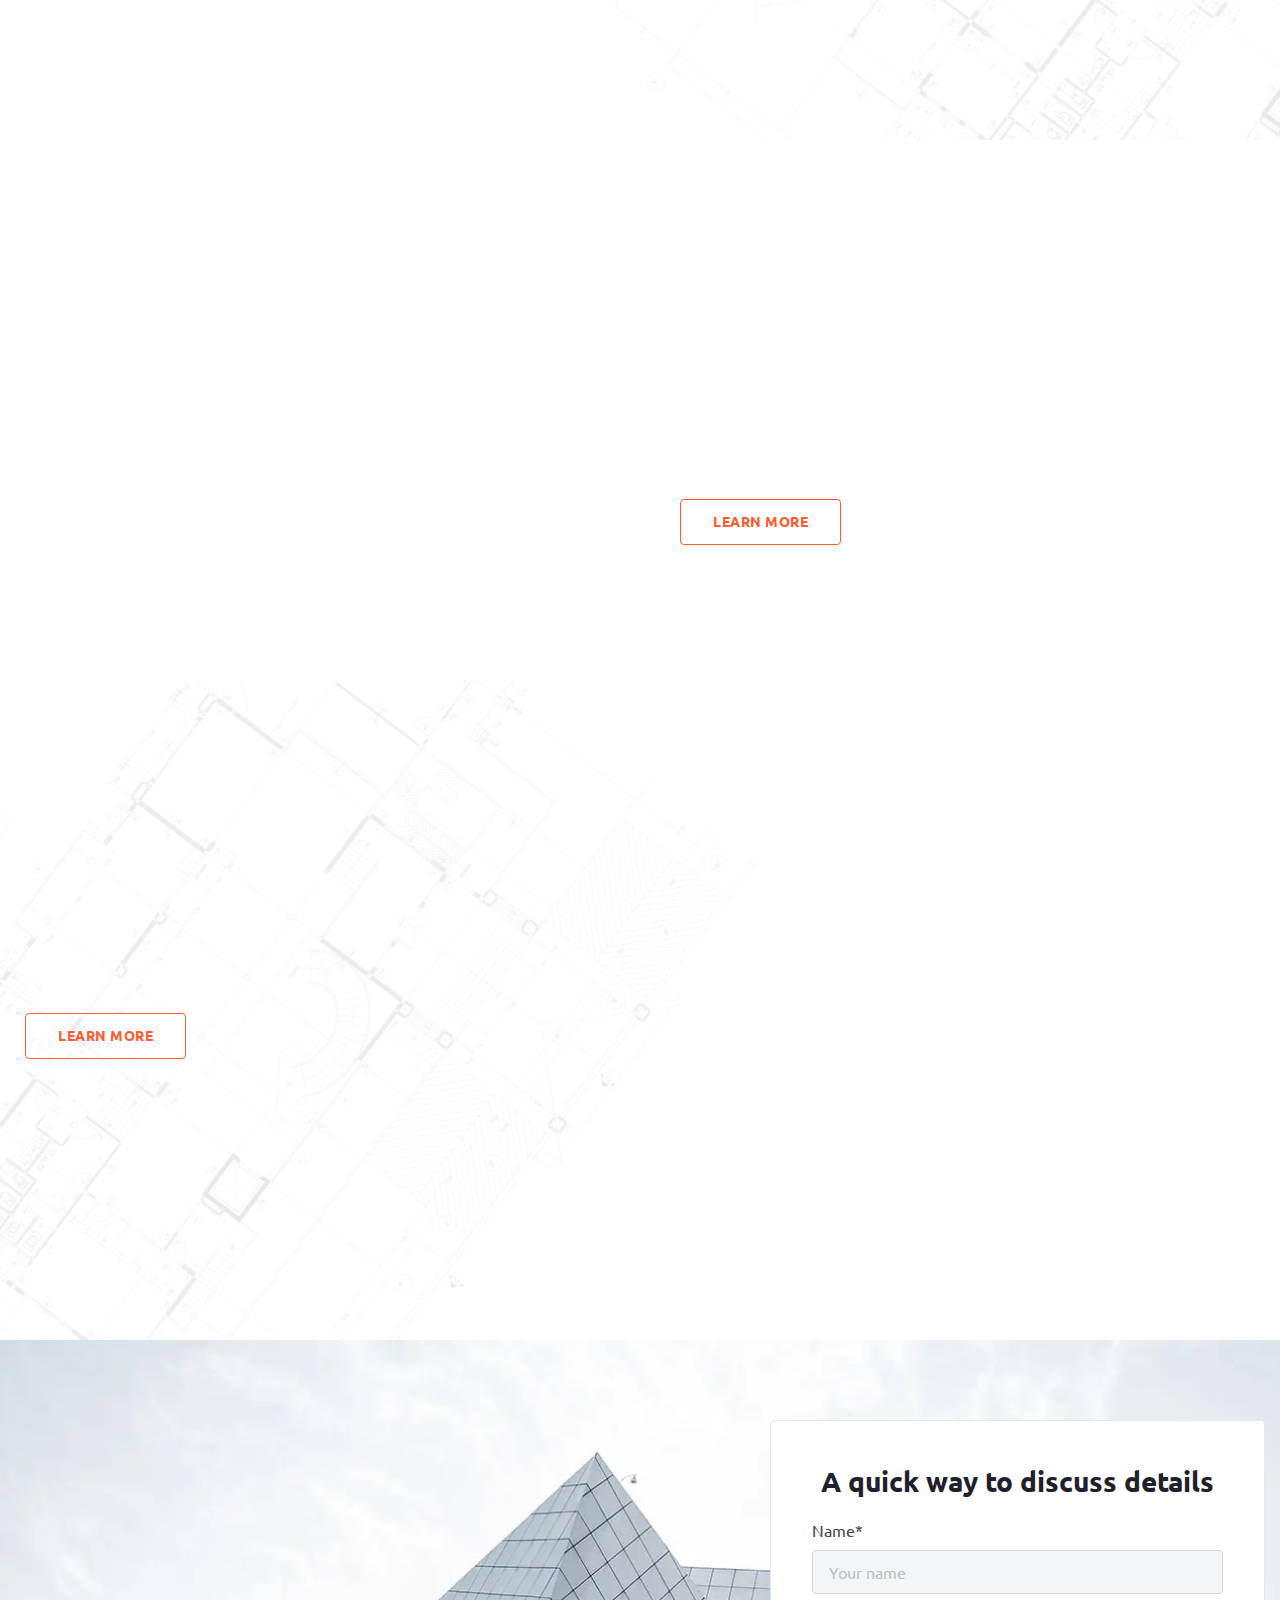
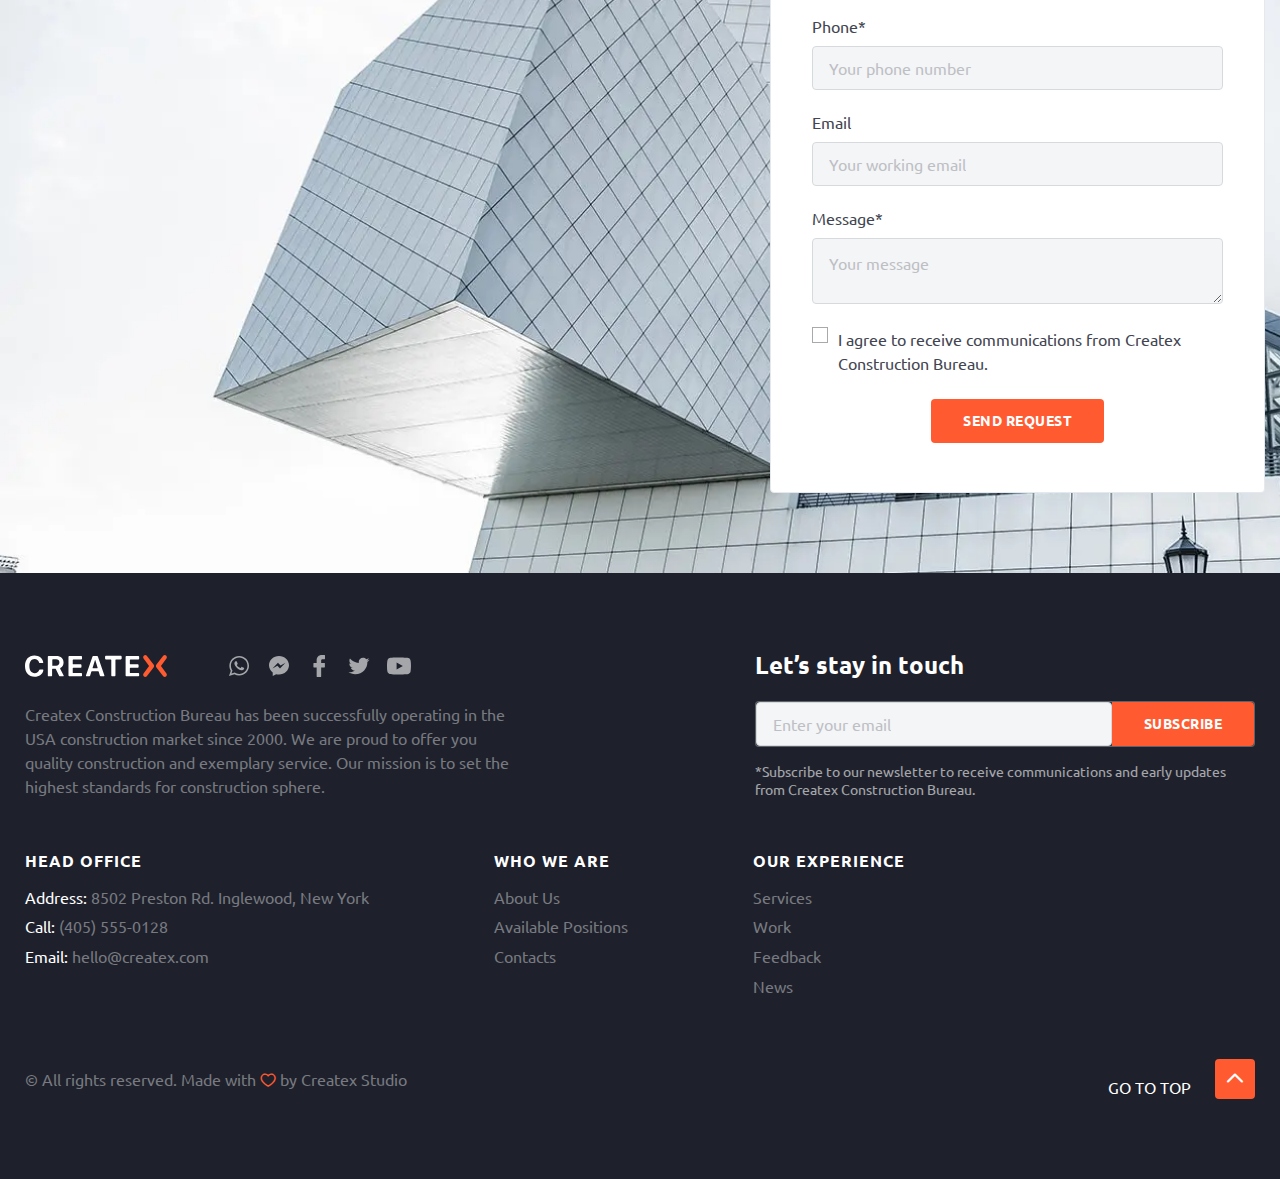
<file: services.html>
<!DOCTYPE html>
<html lang="en">

<head>
	<title>Services</title>
	<meta charset="UTF-8">
	<meta name="format-detection" content="telephone=no">
	<!-- <style>body{opacity: 0;}</style> -->
	<link rel="stylesheet" href="css/style.min.css?_v=20231222122330">
	<link rel="shortcut icon" href="favicon.ico">
	<!-- <meta name="robots" content="noindex, nofollow"> -->
	<meta name="viewport" content="width=device-width, initial-scale=1.0">
</head>

<body>
	<div class="wrapper">
		<header data-lp class="header">
			<div class="header__container">
				<a href="home.html" class="header__logo"><img src="img/logo.svg" alt="logo"></a>
				<div class="header__menu menu">
					<nav class="menu__body">
						<ul class="menu__list">
							<li class="menu__item"><a href="about.html" class="menu__link">About Us</a></li>
							<li class="menu__item"><a href="services.html" class="menu__link">Services</a></li>
							<li class="menu__item"><a href="works.html" class="menu__link">Work</a></li>
							<li class="menu__item"><a href="news.html" class="menu__link">News</a></li>
							<li class="menu__item"><a href="contacts.html" class="menu__link">Contacts</a></li>
						</ul>
					</nav>
				</div>
				<div data-da=".menu__body, 668" class="header__contacts contact-header">
					<div class="contact-header__call _icon-iPhone">
						<div class="contact-header__content">
							<h4 class="contact-header__title">Call us</h4>
							<a href="tel:4055550128" class="contact-header__tell">(405) 555-0128</a>
						</div>

					</div>
					<div class="contact-header__talk _icon-chat">
						<div class="contact-header__content">
							<h4 class="contact-header__title">Talk to us</h4>
							<a href="mailto:hello@createx.com" class="contact-header__emeil">hello@createx.com</a>
						</div>
					</div>

				</div>
				<button type="button" class=" icon-menu"><span></span></button>
			</div>
		</header>
		<main class="page">
			<section data-watch class="page__services-main main-services">
				<div class="main-services__container">
					<div class="main-services__block inner-block">
						<div class="inner-block__header">
							<nav class="inner-block__bradcrumbs bradcrumbs">
								<ul class="bradcrumbs__list">
									<li class="bradcrumbs__item"><a href="home.html" class="bradcrumbs__link">Homepage</a></li>
									<li class="bradcrumbs__item"><span class="bradcrumbs__decor">/</span></li>
									<li class="bradcrumbs__item"><span class="bradcrumbs__current">Services</span></li>
								</ul>
							</nav>
						</div>
						<div class="inner-block__content">
							<h1 class="inner-block__title">SERVICES</h1>
							<div class="inner-block__text">
								<p>If you are looking for a full-service construction company, look to Createx Construction Bureau. We are doing our best to be a partner for all of your construction needs.</p>
							</div>
						</div>
						<div class="inner-block__image">
							<picture><source srcset="img/page-services/main-page/bg-image.webp" type="image/webp"><img src="img/page-services/main-page/bg-image.jpg" alt="bg-image"></picture>
						</div>
					</div>
				</div>
			</section>
			<section data-watch class="page__construction construction">
				<div class="construction__container">
					<div class="construction__content content-block">
						<div class="content-block__image">
							<picture><source srcset="img/page-services/construction/image.webp" type="image/webp"><img src="img/page-services/construction/image.jpg" alt="image"></picture>
						</div>
						<div class="content-block__content">
							<h3 class="content-block__title">Construction</h3>
							<div class="content-block__text">
								<p>Sapien, feugiat faucibus orci arcu, vulputate. Tristique varius consectetur vulputate arcu, scelerisque nisi, nibh. Enim semper id sodales ultricies sed ut ut augue. Mattis habitant venenatis, gravida posuere massa ac interdum. Eget aliquam dignissim ut vestibulum. </p>
							</div>
							<button class="content-block__button button button--red ">Learn more</button>
						</div>
					</div>
				</div>
			</section>
			<section data-watch class="page__development development">
				<div class="development__container">
					<div class="development__content content-block content-block--revers">
						<div class="content-block__image">
							<picture><source srcset="img/page-services/development/image.webp" type="image/webp"><img src="img/page-services/development/image.jpg" alt="image"></picture>
						</div>
						<div class="content-block__content">
							<h3 class="content-block__title">Project Development</h3>
							<div class="content-block__text">
								<p>Volutpat tellus mauris sit sit. Posuere ut sit vestibulum amet viverra in. Est nulla lectus purus tincidunt massa tortor. Hendrerit vulputate elementum blandit massa vitae amet felis eget. </p>
							</div>
							<button class="content-block__button button button--red ">Learn more</button>
						</div>
					</div>
				</div>
			</section>
			<section data-watch class="page__design design">
				<div class="design__container">
					<div class="design__content content-block ">
						<div class="content-block__image">
							<img src="img/page-services/design/image .jpg" alt="image">
						</div>
						<div class="content-block__content">
							<h3 class="content-block__title">Interior Design</h3>
							<div class="content-block__text">
								<p>Eleifend orci massa et facilisis orci feugiat ac. Congue in ut lacus, turpis accumsan gravida. Aliquet mattis dignissim massa sociis a, id bibendum. Egestas lorem eros, mi cras amet, vel eget molestie. Turpis enim arcu, amet donec massa pellentesque nulla duis. Arcu dictum metus sed purus senectus faucibus eget elementum pretium. </p>
							</div>
							<a href="design.html" class="content-block__button button button--red ">Learn more</a>
						</div>
					</div>
				</div>
			</section>
			<section data-watch class="page__repairs repairs">
				<div class="repairs__container">
					<div class="repairs__content content-block content-block--revers">
						<div class="content-block__image">
							<picture><source srcset="img/page-services/repair/image.webp" type="image/webp"><img src="img/page-services/repair/image.jpg" alt="image"></picture>
						</div>
						<div class="content-block__content">
							<h3 class="content-block__title">Repairs</h3>
							<div class="content-block__text">
								<p>Facilisis cursus feugiat sit pulvinar amet. Ac facilisi dictum commodo, tortor gravida pretium, orci. Nunc sit sollicitudin id egestas mattis. Turpis viverra nec urna ultrices urna. </p>
							</div>
							<button class="content-block__button button button--red ">Learn more</button>
						</div>
					</div>
				</div>
			</section>
		</main>
		<footer class="footer">
			<div class="footer__request request-footer">
				<div class="request-footer__container">
					<div class="request-footer__aplication">
						<h3 class="request-footer__title">A quick way to discuss details</h3>
						<div class="request-footer__form form-request">
							<form action="#" class="form-request__form form">
								<div class="form__block">
									<div class="form__text">Name*</div>
									<input type="text" name="Name" data-error="Error" placeholder="Your name" class="form__input">
								</div>
								<div class="form__block">
									<div class="form__text">Phone*</div>
									<input type="tel" name="phone" data-error="Error" placeholder="Your phone number" class="form__input">
								</div>
								<div class="form__block">
									<div class="form__text">Email</div>
									<input type="text" name="form[email]" data-error="Error" placeholder="Your working email" class="form__input">
								</div>
								<div class="form__block ">
									<div class="form__text">Message*</div>
									<textarea type="text" name="message" data-error="Error" placeholder="Your message" class="form__input form-request__input--email "></textarea>
								</div>
								<div class="form__checkbox checkbox">
									<input id="c_1" data-error="Помилка" class="checkbox__input" type="checkbox" value="1" name="form[]">
									<label for="c_1" class="checkbox__label"><span class="checkbox__text">I agree to receive communications from Createx Construction Bureau.</span></label>
								</div>
								<button type="submit" class="form__button button">send request</button>
							</form>
						</div>
					</div>
				</div>
			</div>
			<div class="footer__container">
				<div class="footer__content">
					<div class="footer__info info-footer">
						<div class="info-footer__about">
							<div class="info-footer__top">
								<a href="#" class="info-footer__logo"><img src="img/footer/logo.svg" alt="logo"></a>
								<div class="info-footer__social">
									<a href="#" class="info-footer__link"><img src="img/footer/Whatsapp.svg" alt="Whatsapp"></a>
									<a href="#" class="info-footer__link"><img src="img/footer/Messanger.svg" alt="Messanger"></a>
									<a href="#" class="info-footer__link"><img src="img/footer/Facebook.svg" alt="Facebook"></a>
									<a href="#" class="info-footer__link"><img src="img/footer/Twitter.svg" alt="Twitter"></a>
									<a href="#" class="info-footer__link"><img src="img/footer/YouTube.svg" alt="YouTube"></a>
								</div>
							</div>
							<div class="info-footer__text">
								<p>Createx Construction Bureau has been successfully
									operating in the USA construction market since 2000.
									We are proud to offer you quality construction and exemplary service.
									Our mission is to set the highest standards for construction sphere.
								</p>
							</div>
						</div>
						<div class="info-footer__subscribe subscribe-footer">
							<h3 class="subscribe-footer__title">Let’s stay in touch</h3>
							<form action="#" class="subscribe-footer__form form">
								<input data-required="email" autocomplete="off" type="text" name="form[]" data-error="Wrong email" placeholder="Enter your email" class="form__input input">
								<button type="submit" class="form__button button button--subscribe">Subscribe</button>
							</form>
							<div class="subscribe-footer__text">
								<p>*Subscribe to our newsletter to receive communications and early updates from Createx Construction Bureau.</p>
							</div>
						</div>
					</div>
					<div class="footer__menu menu-footer">
						<div data-spollers="479.98" class="menu-footer__spollers">
							<details class="menu-footer__block">
								<summary class="menu-footer__title">HEAD OFFICE</summary>
								<div class="menu-footer__body">
									<ul class="menu-footer__list">
										<li class="menu-footer__item">
											<span class="menu-footer__text">Address:</span>
											<a href="#" class="menu-footer__link">8502 Preston Rd. Inglewood, New York</a>
										</li>
										<li class="menu-footer__item">
											<span class="menu-footer__text">Call:</span>
											<a href="tel:4055550128" class="menu-footer__link">(405) 555-0128</a>
										</li>
										<li class="menu-footer__item">
											<span class="menu-footer__text">Email:</span>
											<a href="mailto:hello@createx.com" class="menu-footer__link">hello@createx.com</a>
										</li>
									</ul>
								</div>
							</details>
							<details class="menu-footer__block">
								<summary class="menu-footer__title">WHO WE ARE</summary>
								<div class="menu-footer__body">
									<ul class="menu-footer__list">
										<li class="menu-footer__item">
											<a href="about.html" class="menu-footer__link">About Us</a>
										</li>
										<li class="menu-footer__item">
											<a href="positions.html" class="menu-footer__link">Available Positions</a>
										</li>
										<li class="menu-footer__item">
											<a href="contacts.html" class="menu-footer__link">Contacts</a>
										</li>
									</ul>
								</div>
							</details>
							<details class="menu-footer__block">
								<summary class="menu-footer__title">OUR EXPERIENCE</summary>
								<div class="menu-footer__body">
									<ul class="menu-footer__list">
										<li class="menu-footer__item">
											<a href="services.html" class="menu-footer__link">Services</a>
										</li>
										<li class="menu-footer__item">
											<a href="works.html" class="menu-footer__link">Work</a>
										</li>
										<li class="menu-footer__item">
											<a href="contacts.html" class="menu-footer__link">Feedback</a>
										</li>
										<li class="menu-footer__item">
											<a href="news.html" class="menu-footer__link">News</a>
										</li>
									</ul>
								</div>
							</details>
						</div>
					</div>
					<div class="footer__bottom bottom-footer">
						<div class="bottom-footer__copy copy-footer">
							<div class="copy-footer__text _icon-heart">© All rights reserved. Made with</div>
							<div class="copy-footer__text">by Createx Studio </div>
						</div>
						<div class="bottom-footer__go-up">
							<div class="bottom-footer__text">GO TO TOP</div>
							<button data-goto=".page" class="bottom-footer__button button button--go-up"></button>
						</div>
					</div>
				</div>
		</footer>
	</div>
	<script src="js/app.min.js?_v=20231222122330"></script>
</body>

</html>
</file>
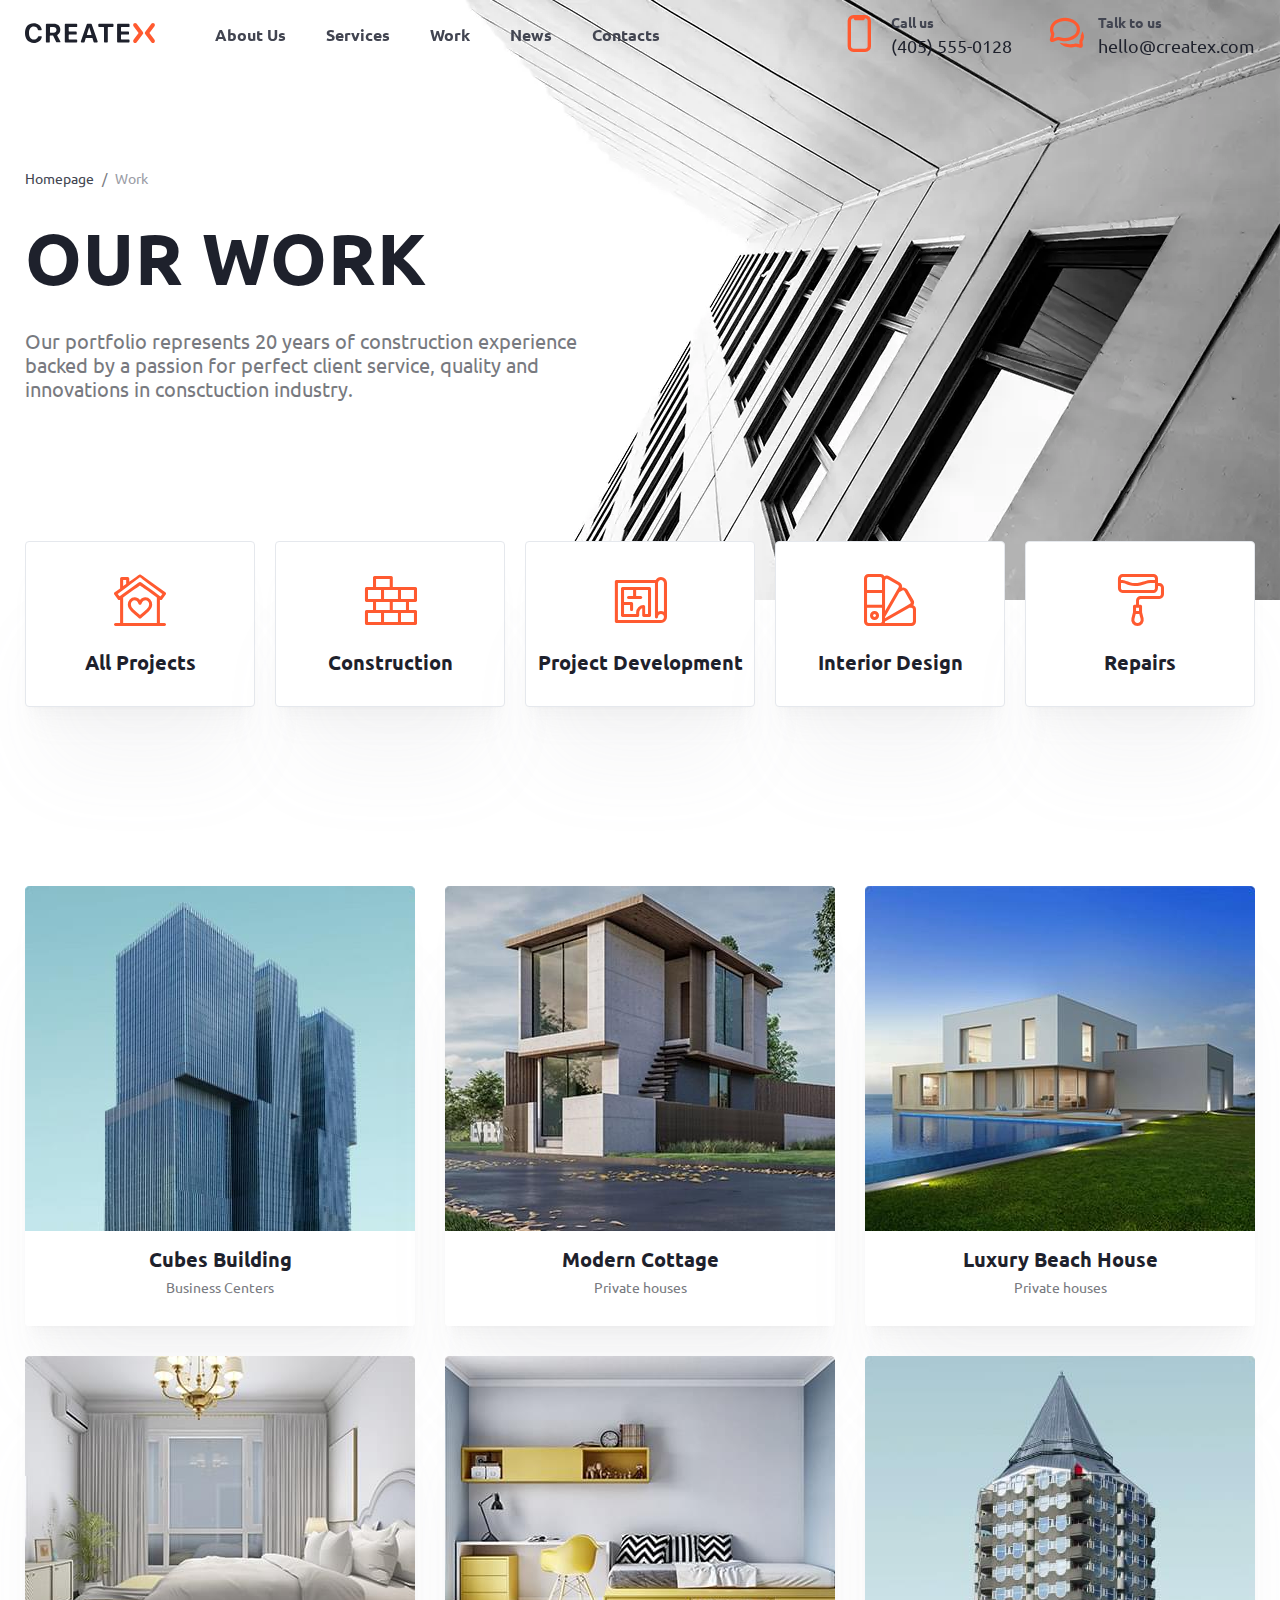
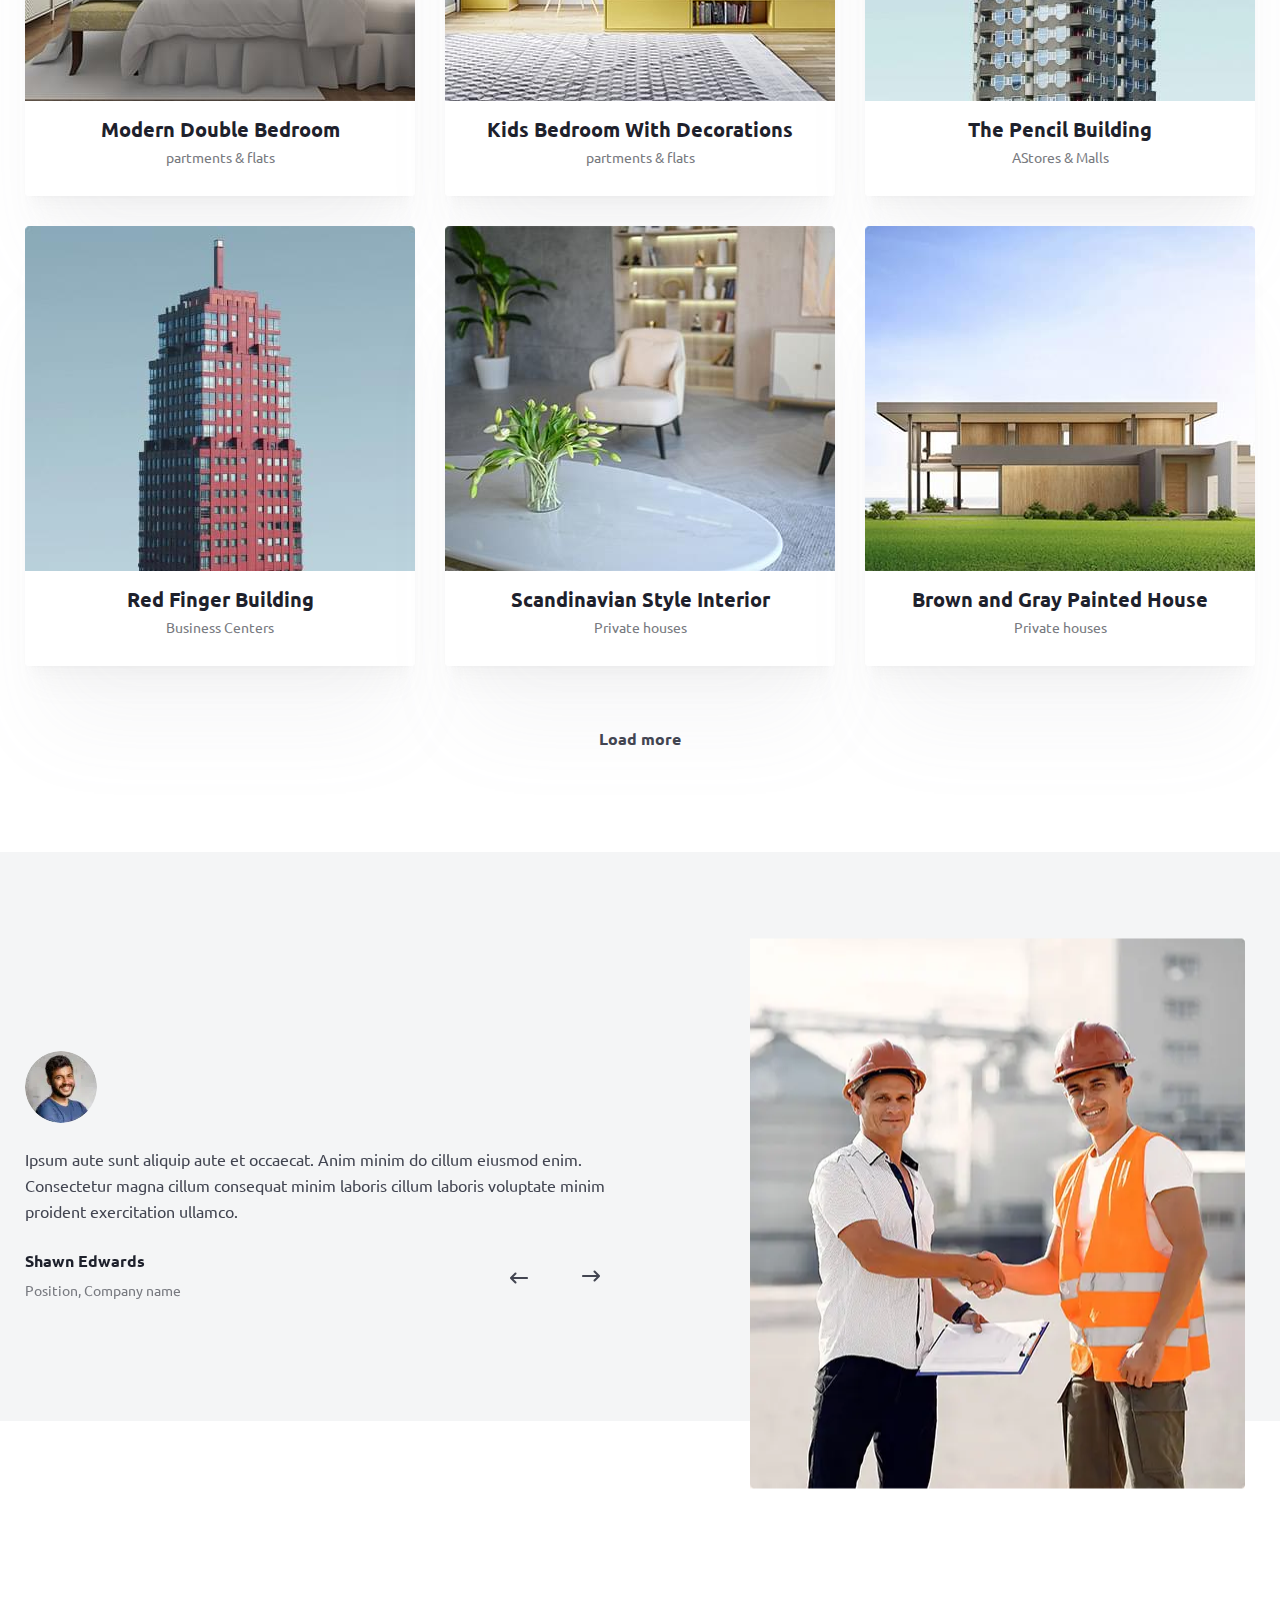
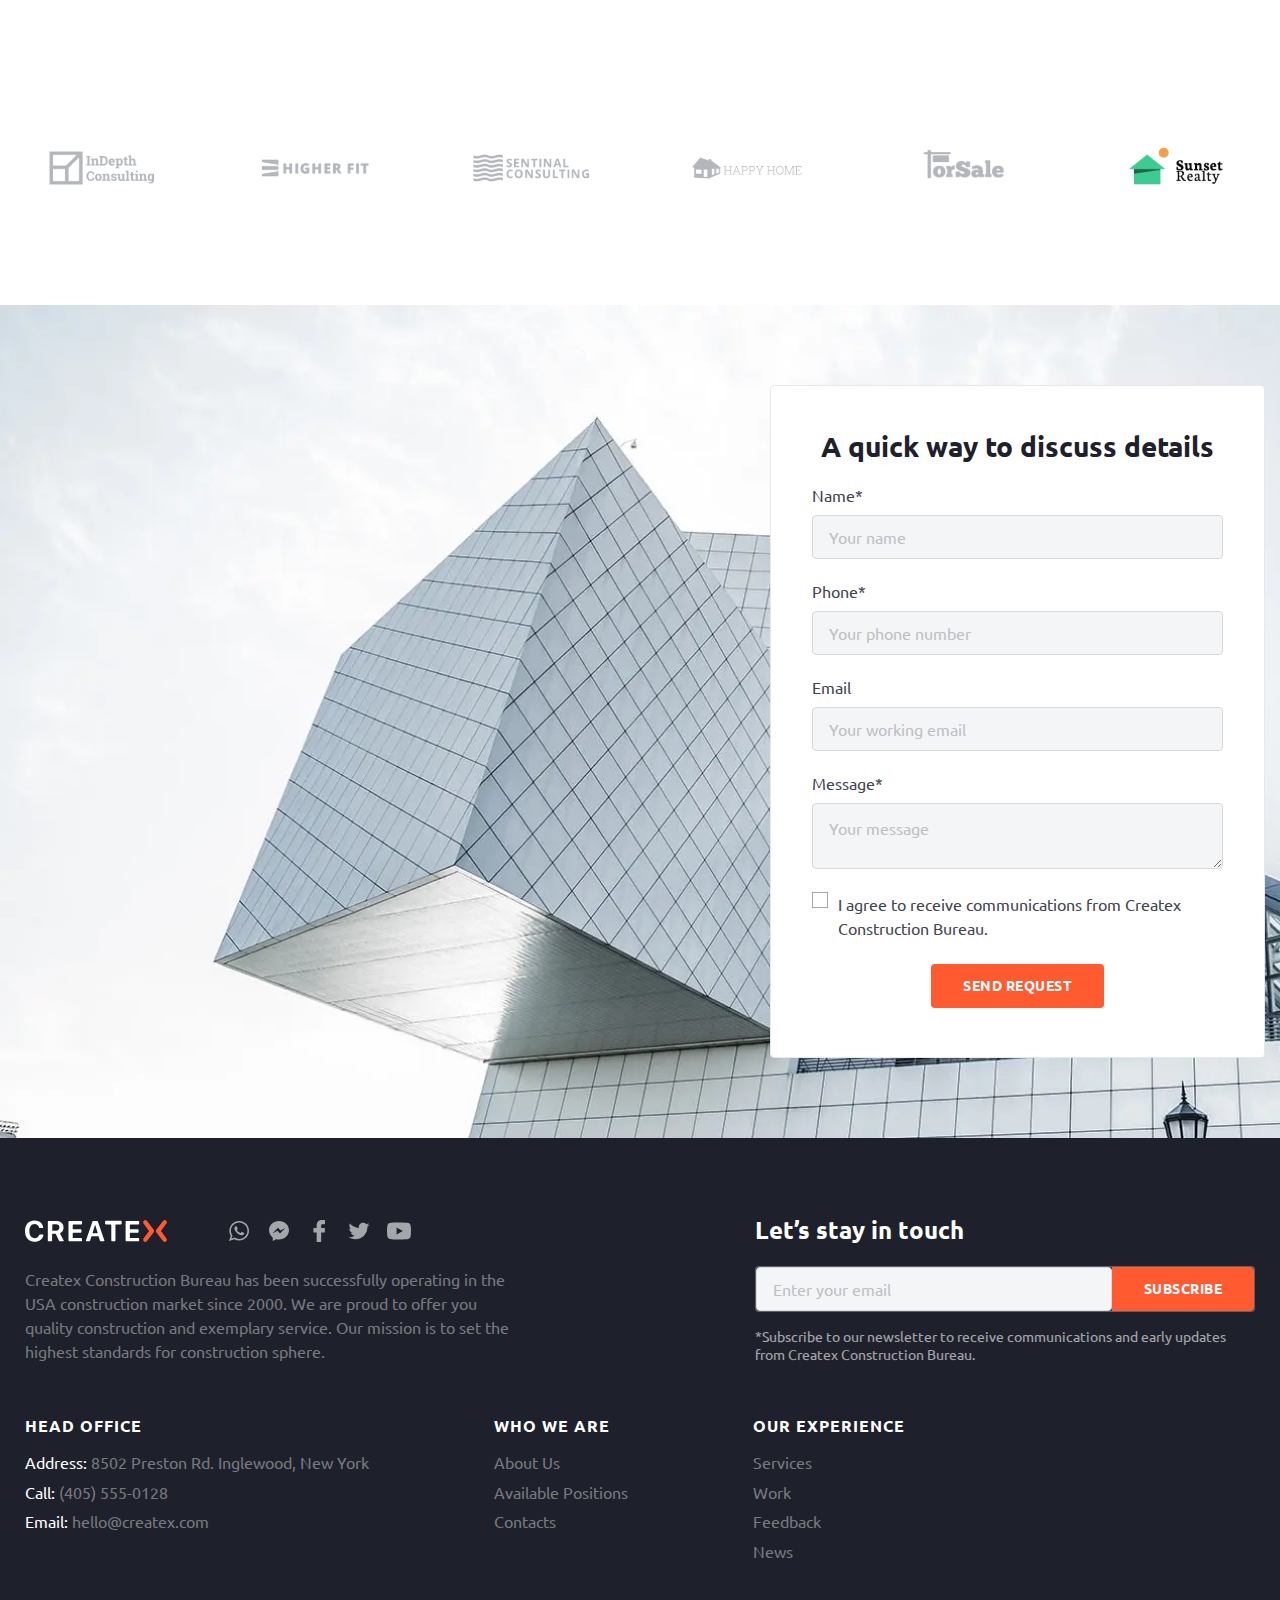
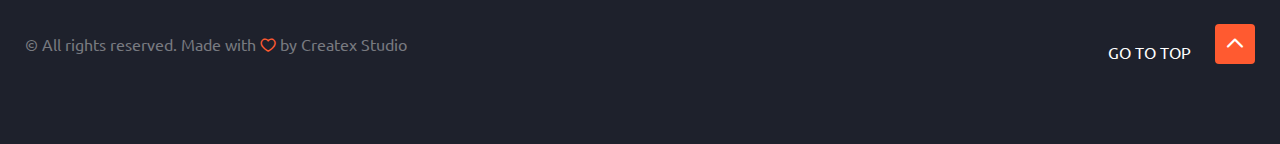
<file: works.html>
<!DOCTYPE html>
<html lang="en">

<head>
	<title>Works</title>
	<meta charset="UTF-8">
	<meta name="format-detection" content="telephone=no">
	<!-- <style>body{opacity: 0;}</style> -->
	<link rel="stylesheet" href="css/style.min.css?_v=20231222122330">
	<link rel="shortcut icon" href="favicon.ico">
	<!-- <meta name="robots" content="noindex, nofollow"> -->
	<meta name="viewport" content="width=device-width, initial-scale=1.0">
</head>

<body>
	<div class="wrapper">
		<header data-lp class="header">
			<div class="header__container">
				<a href="home.html" class="header__logo"><img src="img/logo.svg" alt="logo"></a>
				<div class="header__menu menu">
					<nav class="menu__body">
						<ul class="menu__list">
							<li class="menu__item"><a href="about.html" class="menu__link">About Us</a></li>
							<li class="menu__item"><a href="services.html" class="menu__link">Services</a></li>
							<li class="menu__item"><a href="works.html" class="menu__link">Work</a></li>
							<li class="menu__item"><a href="news.html" class="menu__link">News</a></li>
							<li class="menu__item"><a href="contacts.html" class="menu__link">Contacts</a></li>
						</ul>
					</nav>
				</div>
				<div data-da=".menu__body, 668" class="header__contacts contact-header">
					<div class="contact-header__call _icon-iPhone">
						<div class="contact-header__content">
							<h4 class="contact-header__title">Call us</h4>
							<a href="tel:4055550128" class="contact-header__tell">(405) 555-0128</a>
						</div>

					</div>
					<div class="contact-header__talk _icon-chat">
						<div class="contact-header__content">
							<h4 class="contact-header__title">Talk to us</h4>
							<a href="mailto:hello@createx.com" class="contact-header__emeil">hello@createx.com</a>
						</div>
					</div>

				</div>
				<button type="button" class=" icon-menu"><span></span></button>
			</div>
		</header>
		<main class="page">
			<section data-watch class="page__works-main main-works">
				<div class="main-services__container">
					<div class="main-works__block inner-block">
						<div class="inner-block__header">
							<nav class="inner-block__bradcrumbs bradcrumbs">
								<ul class="bradcrumbs__list">
									<li class="bradcrumbs__item"><a href="home.html" class="bradcrumbs__link">Homepage</a></li>
									<li class="bradcrumbs__item"><span class="bradcrumbs__decor">/</span></li>
									<li class="bradcrumbs__item"><span class="bradcrumbs__current">Work</span></li>
								</ul>
							</nav>
						</div>
						<div class="inner-block__content">
							<h1 class="inner-block__title">OUR WORK</h1>
							<div class="inner-block__text">
								<p>Our portfolio represents 20 years of construction experience backed by a passion for perfect client service, quality and innovations in consctuction industry.</p>
							</div>
						</div>
						<div class="inner-block__image">
							<picture><source srcset="img/page-works/image.webp" type="image/webp"><img src="img/page-works/image.jpg" alt="bg-image"></picture>
						</div>
					</div>
				</div>
			</section>
			<section data-watch class="page__services-works services">
				<div class="services__container">
					<div class="services__content">
						<div class="services__cards">
							<div class="services__card card-services">
								<div class="card-services__icon _icon-ic-house">

								</div>
								<h4 class="card-services__title card-title">All Projects</h4>
							</div>
							<div class="services__card card-services">
								<div class="card-services__icon _icon-ic-construction">

								</div>
								<h4 class="card-services__title card-title">Construction</h4>
							</div>
							<div class="services__card card-services">
								<div class="card-services__icon _icon-ic-plan">

								</div>
								<h4 class="card-services__title card-title">Project Development</h4>
							</div>
							<div class="services__card card-services">
								<div class="card-services__icon _icon-ic-pantone">

								</div>
								<h4 class="card-services__title card-title">Interior Design</h4>
							</div>
							<div class="services__card card-services">
								<div class="card-services__icon _icon-ic-painting">

								</div>
								<h4 class="card-services__title card-title">Repairs</h4>
							</div>
						</div>
					</div>
				</div>
			</section>
			<section data-watch class="page__projects-works works-projects">
				<div class="works-projects__container">
					<div class="works-projects__cards">

					</div>
					<div hidden class="works-projects__navigation">
						<button class="works-projects__view-more _icon-convert" type="button"><span>Load more</span></button>
					</div>

				</div>
			</section>
			<section data-watch class="page__reviews-works reviews">
				<div class="reviews__container">
					<div class="reviews__top top-block">
						<h2 class="top-block__title">What our clients are saying</h2>
					</div>
					<div class="reviews__content">
						<!-- Оболонка слайдера -->
						<div class="reviews__slider swiper">
							<!-- Якщо потрібна навігація (ліворуч/праворуч) -->
							<div class="reviews__navigation navigation">
								<button type="button" class="reviews__button-prev _icon-Right"></button>
								<button type="button" class="reviews__button-next _icon-Right"></button>
							</div>
							<!-- Частина слайдера, що рухається -->
							<div class="reviews__wrapper swiper-wrapper">
								<!-- Слайд -->
								<div class="reviews__slide swiper-slide">
									<div data-swiper-parallax="-100" class="reviews__profile">
										<picture><source srcset="img/reviews/profile-image.webp" type="image/webp"><img src="img/reviews/profile-image.jpg" alt="profile-image"></picture>
									</div>
									<div data-swiper-parallax="-150" class="reviews__comment">
										<p>Ipsum aute sunt aliquip aute et occaecat. Anim minim do cillum eiusmod enim. Consectetur magna cillum consequat minim laboris cillum laboris voluptate minim proident exercitation ullamco. </p>
									</div>
									<div data-swiper-parallax="-200" class="reviews__info">
										<h4 class="reviews__title">Shawn Edwards</h4>
										<div class="reviews__text">
											<p>Position, Company name</p>
										</div>
									</div>
								</div>
								<div class="reviews__slide swiper-slide">
									<div data-swiper-parallax="-100" class="reviews__profile">
										<picture><source srcset="img/reviews/profile-image.webp" type="image/webp"><img src="img/reviews/profile-image.jpg" alt="profile-image"></picture>
									</div>
									<div data-swiper-parallax="-150" class="reviews__comment">
										<p>Ipsum aute sunt aliquip aute et occaecat. Anim minim do cillum eiusmod enim. Consectetur magna cillum consequat minim laboris cillum laboris voluptate minim proident exercitation ullamco. </p>
									</div>
									<div data-swiper-parallax="-200" class="reviews__info">
										<h4 class="reviews__title">Shawn Edwards</h4>
										<div class="reviews__text">
											<p>Position, Company name</p>
										</div>
									</div>
								</div>
							</div>
						</div>
						<div class="reviews__image">
							<picture><source srcset="img/reviews/image.webp" type="image/webp"><img src="img/reviews/image.jpg" alt="image"></picture>
						</div>
					</div>
				</div>
			</section>
			<section data-watch class="page__parners-works partners">
				<div class="partners__container">
					<div class="partners__top top-block">
						<h2 class="top-block__title">Supported by 12+ partners</h2>
					</div>
					<div class="partners__content">
						<div class="partners__image">
							<img src="img/partners/InDepth Consulting Logo - Untitled Page.svg" alt="InDepth logo Page">
						</div>
						<div class="partners__image">
							<img src="img/partners/Higher Fit Logo - Untitled Page.svg" alt="HigherLogo">
						</div>
						<div class="partners__image">
							<img src="img/partners/Sentinal Consulting Logo.svg" alt="Sentinal Consulting Logo">
						</div>
						<div class="partners__image">
							<img src="img/partners/Happy Home Logo.svg" alt="Happy Home Logo">
						</div>
						<div class="partners__image">
							<img src="img/partners/For Sale Logo.svg" alt="For Sale Logo">
						</div>
						<div class="partners__image">
							<img src="img/partners/client-logo.svg" alt="Sunset Realty Logo">
						</div>
					</div>
				</div>
			</section>
		</main>
		<footer class="footer">
			<div class="footer__request request-footer">
				<div class="request-footer__container">
					<div class="request-footer__aplication">
						<h3 class="request-footer__title">A quick way to discuss details</h3>
						<div class="request-footer__form form-request">
							<form action="#" class="form-request__form form">
								<div class="form__block">
									<div class="form__text">Name*</div>
									<input type="text" name="Name" data-error="Error" placeholder="Your name" class="form__input">
								</div>
								<div class="form__block">
									<div class="form__text">Phone*</div>
									<input type="tel" name="phone" data-error="Error" placeholder="Your phone number" class="form__input">
								</div>
								<div class="form__block">
									<div class="form__text">Email</div>
									<input type="text" name="form[email]" data-error="Error" placeholder="Your working email" class="form__input">
								</div>
								<div class="form__block ">
									<div class="form__text">Message*</div>
									<textarea type="text" name="message" data-error="Error" placeholder="Your message" class="form__input form-request__input--email "></textarea>
								</div>
								<div class="form__checkbox checkbox">
									<input id="c_1" data-error="Помилка" class="checkbox__input" type="checkbox" value="1" name="form[]">
									<label for="c_1" class="checkbox__label"><span class="checkbox__text">I agree to receive communications from Createx Construction Bureau.</span></label>
								</div>
								<button type="submit" class="form__button button">send request</button>
							</form>
						</div>
					</div>
				</div>
			</div>
			<div class="footer__container">
				<div class="footer__content">
					<div class="footer__info info-footer">
						<div class="info-footer__about">
							<div class="info-footer__top">
								<a href="#" class="info-footer__logo"><img src="img/footer/logo.svg" alt="logo"></a>
								<div class="info-footer__social">
									<a href="#" class="info-footer__link"><img src="img/footer/Whatsapp.svg" alt="Whatsapp"></a>
									<a href="#" class="info-footer__link"><img src="img/footer/Messanger.svg" alt="Messanger"></a>
									<a href="#" class="info-footer__link"><img src="img/footer/Facebook.svg" alt="Facebook"></a>
									<a href="#" class="info-footer__link"><img src="img/footer/Twitter.svg" alt="Twitter"></a>
									<a href="#" class="info-footer__link"><img src="img/footer/YouTube.svg" alt="YouTube"></a>
								</div>
							</div>
							<div class="info-footer__text">
								<p>Createx Construction Bureau has been successfully
									operating in the USA construction market since 2000.
									We are proud to offer you quality construction and exemplary service.
									Our mission is to set the highest standards for construction sphere.
								</p>
							</div>
						</div>
						<div class="info-footer__subscribe subscribe-footer">
							<h3 class="subscribe-footer__title">Let’s stay in touch</h3>
							<form action="#" class="subscribe-footer__form form">
								<input data-required="email" autocomplete="off" type="text" name="form[]" data-error="Wrong email" placeholder="Enter your email" class="form__input input">
								<button type="submit" class="form__button button button--subscribe">Subscribe</button>
							</form>
							<div class="subscribe-footer__text">
								<p>*Subscribe to our newsletter to receive communications and early updates from Createx Construction Bureau.</p>
							</div>
						</div>
					</div>
					<div class="footer__menu menu-footer">
						<div data-spollers="479.98" class="menu-footer__spollers">
							<details class="menu-footer__block">
								<summary class="menu-footer__title">HEAD OFFICE</summary>
								<div class="menu-footer__body">
									<ul class="menu-footer__list">
										<li class="menu-footer__item">
											<span class="menu-footer__text">Address:</span>
											<a href="#" class="menu-footer__link">8502 Preston Rd. Inglewood, New York</a>
										</li>
										<li class="menu-footer__item">
											<span class="menu-footer__text">Call:</span>
											<a href="tel:4055550128" class="menu-footer__link">(405) 555-0128</a>
										</li>
										<li class="menu-footer__item">
											<span class="menu-footer__text">Email:</span>
											<a href="mailto:hello@createx.com" class="menu-footer__link">hello@createx.com</a>
										</li>
									</ul>
								</div>
							</details>
							<details class="menu-footer__block">
								<summary class="menu-footer__title">WHO WE ARE</summary>
								<div class="menu-footer__body">
									<ul class="menu-footer__list">
										<li class="menu-footer__item">
											<a href="about.html" class="menu-footer__link">About Us</a>
										</li>
										<li class="menu-footer__item">
											<a href="positions.html" class="menu-footer__link">Available Positions</a>
										</li>
										<li class="menu-footer__item">
											<a href="contacts.html" class="menu-footer__link">Contacts</a>
										</li>
									</ul>
								</div>
							</details>
							<details class="menu-footer__block">
								<summary class="menu-footer__title">OUR EXPERIENCE</summary>
								<div class="menu-footer__body">
									<ul class="menu-footer__list">
										<li class="menu-footer__item">
											<a href="services.html" class="menu-footer__link">Services</a>
										</li>
										<li class="menu-footer__item">
											<a href="works.html" class="menu-footer__link">Work</a>
										</li>
										<li class="menu-footer__item">
											<a href="contacts.html" class="menu-footer__link">Feedback</a>
										</li>
										<li class="menu-footer__item">
											<a href="news.html" class="menu-footer__link">News</a>
										</li>
									</ul>
								</div>
							</details>
						</div>
					</div>
					<div class="footer__bottom bottom-footer">
						<div class="bottom-footer__copy copy-footer">
							<div class="copy-footer__text _icon-heart">© All rights reserved. Made with</div>
							<div class="copy-footer__text">by Createx Studio </div>
						</div>
						<div class="bottom-footer__go-up">
							<div class="bottom-footer__text">GO TO TOP</div>
							<button data-goto=".page" class="bottom-footer__button button button--go-up"></button>
						</div>
					</div>
				</div>
		</footer>
	</div>
	<script src="js/app.min.js?_v=20231222122330"></script>
</body>

</html>
</file>
<file: css/style.min.css>
@charset "UTF-8";@import url(https://fonts.googleapis.com/css?family=Ubuntu:regular,700,900&display=swap);@font-face{font-family:icons;font-display:swap;src:url(../fonts/icons.woff2) format("woff2"),url(../fonts/icons.woff) format("woff");font-weight:400;font-style:normal}.button--go-up::before,.select_control .select__value::after,[class*=_icon-]:before{font-family:icons;font-style:normal;font-weight:400;font-variant:normal;text-transform:none;line-height:1;-webkit-font-smoothing:antialiased;-moz-osx-font-smoothing:grayscale}[class*=_icon-]:before{display:block}._icon-chat:before{content:"\e900"}._icon-Convert:before{content:"\e901"}._icon-Cross:before{content:"\e902"}._icon-heart:before{content:"\e903"}._icon-ic-construction:before{content:"\e904"}._icon-ic-house:before{content:"\e905"}._icon-ic-painting:before{content:"\e906"}._icon-ic-pantone:before{content:"\e907"}._icon-ic-plan:before{content:"\e908"}._icon-iPhone:before{content:"\e909"}._icon-Mark:before{content:"\e90a"}._icon-Right:before{content:"\e90b"}._icon-Up-chevron:before{content:"\e90c"}*{padding:0;margin:0;border:0}*,:after,:before{-webkit-box-sizing:border-box;box-sizing:border-box}body,html{height:100%;min-width:320px}body{color:#787a80;line-height:1;font-family:Ubuntu;font-size:1rem;-ms-text-size-adjust:100%;-moz-text-size-adjust:100%;-webkit-text-size-adjust:100%;-webkit-font-smoothing:antialiased;-moz-osx-font-smoothing:grayscale}button,input,textarea{font-family:Ubuntu;font-size:inherit;line-height:inherit}button{cursor:pointer;color:inherit;background-color:transparent}a{color:inherit;text-decoration:none}ul li{list-style:none}img{vertical-align:top}h1,h2,h3,h4,h5,h6{font-weight:inherit;font-size:inherit}body{line-height:150%;background-color:#fff}.lock body{overflow:hidden;-ms-touch-action:none;touch-action:none;-ms-scroll-chaining:none;overscroll-behavior:none}.wrapper{min-height:100%;display:-webkit-box;display:-ms-flexbox;display:flex;-webkit-box-orient:vertical;-webkit-box-direction:normal;-ms-flex-direction:column;flex-direction:column;overflow:hidden}@supports (overflow:clip){.wrapper{overflow:clip}}.wrapper>main{-webkit-box-flex:1;-ms-flex:1 1 auto;flex:1 1 auto}.wrapper>*{min-width:0}[class*=__container]{max-width:78.75rem;margin:0 auto;padding:0 .9375rem}.form{border-radius:.25rem;border:1px solid rgba(255,255,255,.2);background-color:rgba(255,255,255,.12);max-width:33.3125rem;display:-webkit-box;display:-ms-flexbox;display:flex;position:relative}.form__input{padding:0 0 0 1rem;height:2.75rem;-webkit-box-flex:1;-ms-flex:1 1 auto;flex:1 1 auto;background-color:rgba(255,255,255,.12)}.form__input::-webkit-input-placeholder{color:#fff;opacity:.6}.form__input::-moz-placeholder{color:#fff;opacity:.6}.form__input:-ms-input-placeholder{color:#fff;opacity:.6}.form__input::-ms-input-placeholder{color:#fff;opacity:.6}.form__input::placeholder{color:#fff;opacity:.6}.form__input._form-error::-webkit-input-placeholder{color:red}.form__input._form-error::-moz-placeholder{color:red}.form__input._form-error:-ms-input-placeholder{color:red}.form__input._form-error::-ms-input-placeholder{color:red}.form__input._form-error::placeholder{color:red}.form .input[placeholder]:not([data-placeholder-nohiden])::-webkit-input-placeholder{-webkit-transition:opacity .3s;transition:opacity .3s}.form .input[placeholder]:not([data-placeholder-nohiden])::-moz-placeholder{-moz-transition:opacity .3s;transition:opacity .3s}.form .input[placeholder]:not([data-placeholder-nohiden]):-ms-input-placeholder{-ms-transition:opacity .3s;transition:opacity .3s}.form .input[placeholder]:not([data-placeholder-nohiden])::-ms-input-placeholder{-ms-transition:opacity .3s;transition:opacity .3s}.form .input[placeholder]:not([data-placeholder-nohiden])::placeholder{-webkit-transition:opacity .3s;transition:opacity .3s}.form .input[placeholder]:not([data-placeholder-nohiden]):focus::-webkit-input-placeholder{opacity:0}.form .input[placeholder]:not([data-placeholder-nohiden]):focus::-moz-placeholder{opacity:0}.form .input[placeholder]:not([data-placeholder-nohiden]):focus:-ms-input-placeholder{opacity:0}.form .input[placeholder]:not([data-placeholder-nohiden]):focus::-ms-input-placeholder{opacity:0}.form .input[placeholder]:not([data-placeholder-nohiden]):focus::placeholder{opacity:0}.form__error{position:absolute;top:100%;left:0;color:red;font-size:1rem;padding-left:1.625rem;margin-top:.3125rem}.form__radio-block{display:-webkit-box;display:-ms-flexbox;display:flex;-webkit-box-align:center;-ms-flex-align:center;align-items:center;gap:.75rem}.form__radio{position:relative;-webkit-appearance:none;-moz-appearance:none;appearance:none;border-radius:50%;width:1rem;height:1rem;border:2px solid #b3b7bc;-webkit-transition:all .3s;transition:all .3s}.form__radio::before{content:"";height:0;width:0;border-radius:50%;position:absolute;top:18%;left:18%;background-color:#ff5a30;opacity:0;visibility:hidden;-webkit-transition:all .3s;transition:all .3s}.form__radio:checked{border-style:inset;border:2px solid #ff5a30}.form__radio:checked::before{visibility:visible;opacity:1;height:.5rem;width:.5rem}.form__label:not(:last-child){padding-right:.75rem}.button{display:-webkit-inline-box;display:-ms-inline-flexbox;display:inline-flex;padding:0 2rem;-webkit-box-pack:center;-ms-flex-pack:center;justify-content:center;background-color:#ff5a30;border-radius:.25rem;font-size:.875rem;color:#fff;font-weight:700;line-height:314.285714%;letter-spacing:.5px;text-transform:uppercase;text-align:center;-webkit-transition:all .3s ease 0s;transition:all .3s ease 0s}.button--subscribe{border-radius:0 .25rem .25rem 0}.button--fw{width:100%}.button--go-up{padding:.5rem}.button--go-up::before{content:"\e90c";font-size:1.5rem}.button--outline{background-color:transparent;border:1px solid #fff}.button--red{background-color:transparent;color:#ff5a30;border:1px solid #ff5a30}.checkbox{position:relative}.checkbox:not(:last-child){margin-bottom:.25rem}.checkbox__input{position:absolute;width:0;height:0;opacity:0}.checkbox__input:focus-visible+.checkbox__label:before{-webkit-box-shadow:0 0 5px #000;box-shadow:0 0 5px #000}.checkbox__input:checked+.checkbox__label:before{border:none}.checkbox__input:checked+.checkbox__label:after{visibility:visible;height:1rem;width:1rem}.checkbox__label{cursor:pointer;display:-webkit-inline-box;display:-ms-inline-flexbox;display:inline-flex;position:relative;gap:10px}.checkbox__label:before{position:relative;content:"";border:1px solid #a7a9ac;-ms-flex-item-align:start;align-self:flex-start;-webkit-box-flex:0;-ms-flex:0 0 16px;flex:0 0 16px;width:1rem;-webkit-transition:all .4s ease 0s;transition:all .4s ease 0s;height:1rem}.checkbox__label:after{position:absolute;top:0;left:0;content:"";background:url(../img/checked.svg) 0 0 no-repeat;-ms-flex-item-align:start;align-self:flex-start;-webkit-box-flex:0;-ms-flex:0 0 16px;flex:0 0 16px;width:0;-webkit-transition:all .3s ease 0s;transition:all .3s ease 0s;height:0;visibility:hidden}.checkbox__text{-ms-flex-item-align:center;-ms-grid-row-align:center;align-self:center;color:#424551}.select{min-width:0;position:relative}.select__body{position:relative}.select__title{color:inherit;text-align:left;border:1px solid #d9d9d9;background-color:#fff;cursor:pointer;width:100%;border-radius:4px}.select__value{display:-webkit-box;display:-ms-flexbox;display:flex;min-width:0;-webkit-box-align:center;-ms-flex-align:center;align-items:center;height:1.875rem;padding:0 .9375rem;gap:.625rem}.select__value>*{-webkit-box-flex:1;-ms-flex:1 1 auto;flex:1 1 auto}.select__value:after{content:"";-ms-flex-item-align:stretch;-ms-grid-row-align:stretch;align-self:stretch;-webkit-box-flex:0;-ms-flex:0 0 10px;flex:0 0 10px;-webkit-transition:all .3s ease 0s;transition:all .3s ease 0s;display:-webkit-box;display:-ms-flexbox;display:flex;-webkit-box-pack:center;-ms-flex-pack:center;justify-content:center;-webkit-box-align:center;-ms-flex-align:center;align-items:center;-webkit-transform:rotate(-180deg);-ms-transform:rotate(-180deg);transform:rotate(-180deg)}._select-open .select__value:after{-webkit-transform:rotate(0);-ms-transform:rotate(0);transform:rotate(0)}.select__value._select-pseudo-label::before{content:attr(data-pseudo-label);opacity:.5}.select__content{-webkit-box-flex:1;-ms-flex:1 1 auto;flex:1 1 auto;overflow:hidden;text-overflow:ellipsis;white-space:nowrap}.select__text{-webkit-box-flex:1;-ms-flex:1 1 auto;flex:1 1 auto;overflow:hidden;text-overflow:ellipsis;white-space:nowrap}.select__input{width:100%;background-color:transparent;height:100%}.select__options{color:#000;position:absolute;top:calc(100% - .0625rem);border-radius:0 0 4px 4px;min-width:100%;left:0;background-color:#fff;border-top:0;border:1px solid #d9d9d9;border-top:0;padding:10px 0 5px 0}.select__scroll{overflow-y:auto;overflow-x:hidden;max-height:12.5rem}.select__option{width:100%;text-align:left;cursor:pointer;padding:5px 15px;color:inherit}.select__option._select-selected{background-color:#eee}.select__row{display:-webkit-inline-box;display:-ms-inline-flexbox;display:inline-flex;-webkit-box-align:center;-ms-flex-align:center;align-items:center}.select--show-top .select__options{top:auto;bottom:calc(100% - .0625rem);border:1px solid #d9d9d9;border-bottom:0;border-radius:4px 4px 0 0;padding:5px 0 10px 0}.select_control .select__title{border:1px solid #d7dadd;border-radius:.25rem;background-color:#f4f5f6}.select_control .select__value{height:2.5rem;color:#9a9ca5}.select_control .select__value::after{font-size:1rem;content:"\e90c";-webkit-transition:all .3s;transition:all .3s}.select_control .select__option{color:rgba(0,0,0,.5)}._select-tag{cursor:pointer}body::after{content:"";background-color:rgba(0,0,0,.5);position:fixed;width:100%;height:100%;top:0;left:0;opacity:0;-webkit-transition:opacity .8s ease 0s;transition:opacity .8s ease 0s;pointer-events:none;z-index:149}.popup-show body::after{opacity:1}.popup{position:fixed;top:0;left:0;bottom:0;right:0;padding:30px 10px;-webkit-transition:visibility .8s ease 0s;transition:visibility .8s ease 0s;visibility:hidden;pointer-events:none}.popup_show{z-index:150;visibility:visible;overflow:auto;pointer-events:auto}.popup_show .popup__content{visibility:visible;-webkit-transform:scale(1);-ms-transform:scale(1);transform:scale(1)}.popup__wrapper{display:-webkit-box;display:-ms-flexbox;display:flex;-webkit-box-orient:vertical;-webkit-box-direction:normal;-ms-flex-direction:column;flex-direction:column;-webkit-box-align:center;-ms-flex-align:center;align-items:center;min-height:100%;-webkit-box-flex:1;-ms-flex:1 1 auto;flex:1 1 auto;width:100%;display:flex;-webkit-box-pack:center;-ms-flex-pack:center;justify-content:center;align-items:center}.popup__content{position:relative;visibility:hidden;-webkit-transform:scale(0);-ms-transform:scale(0);transform:scale(0);-webkit-transition:-webkit-transform .3s ease 0s;transition:-webkit-transform .3s ease 0s;transition:transform .3s ease 0s;transition:transform .3s ease 0s,-webkit-transform .3s ease 0s;border-radius:.25rem;border:1px solid #e5e8ed;background-color:#fff;width:100%;max-width:30.625rem}.lock .popup__content{visibility:visible}.form-popup__form{display:-ms-grid;display:grid;-webkit-box-align:center;-ms-flex-align:center;align-items:center}.form-popup .form__button{width:100%}.form-popup .form__attach{padding-left:2.5rem;position:relative;margin-top:.25rem;text-align:left}.form-popup .form__attach::before{position:absolute;content:"";background:url(../img/page-positions/popup/Attach.svg) 0 0 no-repeat;top:0;left:0;width:1.625rem;height:1.625rem}.popup__close{position:absolute}.popup__close::before{font-size:1.5rem}.popup__title{text-align:center;font-weight:700;color:#1e212c}.tabs__navigation{display:-webkit-box;display:-ms-flexbox;display:flex}.tabs__title{border:1px solid #eee;padding:.625rem .9375rem;border-radius:.3125rem}.tabs__title._tab-active{border:1px solid #000}.tabs__content{border:1px solid #eee;padding:.625rem .9375rem}[class*=-ibg]{position:relative}[class*=-ibg] img{position:absolute;width:100%;height:100%;top:0;left:0;-o-object-fit:cover;object-fit:cover}[class*=-ibg--contain] img{-o-object-fit:contain;object-fit:contain}.list-how{list-style-type:none;counter-reset:item}.list-how li{position:relative}.list-how li:before{counter-increment:item;content:"0" counter(item);position:absolute;left:0;top:0}.main-block__pagination .swiper-pagination{list-style-type:none;counter-reset:item}.main-block__pagination .swiper-pagination span{position:relative}.main-block__pagination .swiper-pagination span:before{counter-increment:item;content:"0" counter(item);position:absolute;left:0;top:0}.no-webp .page__services-home{background:url(../img/services/bg-image.jpg) 0 0 repeat}._watcher-view .top-block__title{-webkit-transform:translate(0,0);-ms-transform:translate(0,0);transform:translate(0,0);opacity:1}._watcher-view .top-block__text{-webkit-transform:translate(0,0);-ms-transform:translate(0,0);transform:translate(0,0);opacity:1}.top-block{display:-ms-grid;display:grid;-webkit-box-pack:center;-ms-flex-pack:center;justify-content:center;-webkit-box-align:center;-ms-flex-align:center;align-items:center;text-align:center}.top-block__title{color:#1e212c;font-weight:700;line-height:130%;opacity:0;-webkit-transform:translate(0,-200%);-ms-transform:translate(0,-200%);transform:translate(0,-200%);-webkit-transition:all .7s;transition:all .7s}.top-block__text{-webkit-transform:translate(0,100%);-ms-transform:translate(0,100%);transform:translate(0,100%);-webkit-transition:all .7s;transition:all .7s;opacity:0;font-size:1.125rem}.card-title{font-weight:700;color:#1e212c}.form__block{display:-ms-grid;display:grid;gap:.5rem}.form__text{color:#424551}.form__input{padding:.75rem 0 .75rem 1rem;border-radius:4px;border:1px solid #d7dadd;-webkit-transition:opacity .3s;transition:opacity .3s;background:#f4f5f6}.form__input::-webkit-input-placeholder{color:#9a9ca5}.form__input::-moz-placeholder{color:#9a9ca5}.form__input:-ms-input-placeholder{color:#9a9ca5}.form__input::-ms-input-placeholder{color:#9a9ca5}.form__input::placeholder{color:#9a9ca5}.form__input--email{padding:.75rem 0 2.125rem 1rem}.form__input:focus::-webkit-input-placeholder{opacity:0}.form__input:focus::-moz-placeholder{opacity:0}.form__input:focus:-ms-input-placeholder{opacity:0}.form__input:focus::-ms-input-placeholder{opacity:0}.form__input:focus::placeholder{opacity:0}.form__button{-ms-grid-column-align:center;justify-self:center}.navigation{display:-webkit-box;display:-ms-flexbox;display:flex;gap:24px;position:absolute}.projects__container{position:relative}.projects__top{text-align:left;-webkit-box-pack:start;-ms-flex-pack:start;justify-content:start;max-width:44.0625rem}.projects .projects__navigation{top:15%;right:0}.projects__button-prev{-webkit-transition:all .3s ease 0s;transition:all .3s ease 0s;padding:.75rem;border-radius:50%;background-color:#fff;-webkit-transform:rotate(180deg);-ms-transform:rotate(180deg);transform:rotate(180deg)}.projects__button-prev::before{font-size:1.5rem;color:#424551}.projects__button-next{-webkit-transition:all .3s ease 0s;transition:all .3s ease 0s;padding:.75rem;border-radius:50%;background-color:#fff}.projects__button-next::before{font-size:1.5rem;color:#424551}.projects-slide{max-height:27.5rem;overflow:hidden;display:-ms-grid;display:grid;-webkit-box-pack:center;-ms-flex-pack:center;justify-content:center;-webkit-box-align:center;-ms-flex-align:center;align-items:center;padding-bottom:1.5rem;border-radius:.25rem;background-color:#fff;-webkit-box-shadow:0 4px 4px -4px rgba(30,33,44,.03),0 12px 10px -6px rgba(154,156,165,.04),0 30px 24px -10px rgba(154,156,165,.05),0 80px 80px -20px rgba(154,156,165,.08);box-shadow:0 4px 4px -4px rgba(30,33,44,.03),0 12px 10px -6px rgba(154,156,165,.04),0 30px 24px -10px rgba(154,156,165,.05),0 80px 80px -20px rgba(154,156,165,.08)}.projects-slide__title{color:#1e212c;font-weight:700;font-size:1.25rem}.projects-slide__title:not(:last-child){margin-bottom:.25rem}.projects-slide__text{font-size:.875rem}.projects-slide__content{background-color:#fff;width:100%;padding:1rem 1.25rem 0 1.25rem;text-align:center;-webkit-transition:all .3s;transition:all .3s}.projects-slide__button{visibility:hidden;opacity:0}.reviews{position:relative;z-index:7;background-color:#f4f5f6}.reviews__container{position:relative}.reviews__top{-webkit-box-pack:start;-ms-flex-pack:start;justify-content:start;text-align:left}.reviews__content{display:-webkit-box;display:-ms-flexbox;display:flex;row-gap:1.25rem}.reviews__slider{position:relative;max-width:36.875rem}.reviews__profile img{border-radius:50%;overflow:hidden}.reviews__comment{line-height:160%;color:#424551}.reviews__title{font-weight:700;line-height:160%;color:#1e212c}.reviews__title:not(:last-child){margin-bottom:.25rem}.reviews__text{font-size:.875rem}.reviews__navigation{right:0;bottom:0;z-index:8}.reviews__button-prev{-webkit-transition:all .3s ease 0s;transition:all .3s ease 0s;padding:.75rem;border-radius:50%;background-color:inherit;-webkit-transform:rotate(180deg);-ms-transform:rotate(180deg);transform:rotate(180deg)}.reviews__button-prev::before{font-size:1.5rem;color:#424551}.reviews__button-next{-webkit-transition:all .3s ease 0s;transition:all .3s ease 0s;padding:.75rem;border-radius:50%;background-color:inherit}.reviews__button-next::before{font-size:1.5rem;color:#424551}.partners{background-color:#f4f5f6}.partners__content{display:-webkit-box;display:-ms-flexbox;display:flex;-ms-flex-wrap:wrap;flex-wrap:wrap;-webkit-column-gap:2.1875rem;-moz-column-gap:2.1875rem;column-gap:2.1875rem;-webkit-box-pack:justify;-ms-flex-pack:justify;justify-content:space-between;-webkit-box-align:center;-ms-flex-align:center;align-items:center}.partners__image{-webkit-transition:-webkit-box-shadow .3s ease 0s;transition:-webkit-box-shadow .3s ease 0s;transition:box-shadow .3s ease 0s;transition:box-shadow .3s ease 0s,-webkit-box-shadow .3s ease 0s;padding:.9375rem}.partners__image img{max-width:100%}.bottom-block{display:-webkit-box;display:-ms-flexbox;display:flex;-ms-flex-wrap:wrap;flex-wrap:wrap;-webkit-box-pack:center;-ms-flex-pack:center;justify-content:center;-webkit-box-align:center;-ms-flex-align:center;align-items:center}.bottom-block__title{font-weight:700;color:#1e212c}.services__content{display:-ms-grid;display:grid;-webkit-box-pack:center;-ms-flex-pack:center;justify-content:center;-webkit-box-align:center;-ms-flex-align:center;align-items:center}.services__cards{display:-ms-grid;display:grid;-ms-grid-columns:minmax(12.5rem,17.8125rem) minmax(12.5rem,17.8125rem) minmax(12.5rem,17.8125rem) minmax(12.5rem,17.8125rem);grid-template-columns:minmax(12.5rem,17.8125rem) minmax(12.5rem,17.8125rem) minmax(12.5rem,17.8125rem) minmax(12.5rem,17.8125rem);gap:1.875rem}.services__card{position:relative;width:100%;max-width:17.8125rem;text-align:center;display:-ms-grid;display:grid;-webkit-box-pack:center;-ms-flex-pack:center;justify-content:center;-webkit-box-align:center;-ms-flex-align:center;align-items:center;padding:2.1875rem 2.1875rem;background-color:#fff;border-radius:.25rem;-webkit-transition:all .3s;transition:all .3s;border:1px solid #e5e8ed;-webkit-box-shadow:0 4px 4px -4px rgba(30,33,44,.03),0 12px 10px -6px rgba(154,156,165,.04),0 30px 24px -10px rgba(154,156,165,.05),0 80px 80px -20px rgba(154,156,165,.08);box-shadow:0 4px 4px -4px rgba(30,33,44,.03),0 12px 10px -6px rgba(154,156,165,.04),0 30px 24px -10px rgba(154,156,165,.05),0 80px 80px -20px rgba(154,156,165,.08)}.no-webp .services__card::before{background:url("../img/services/card-image .jpg") 0 0 no-repeat}.services__card::before{content:"";position:absolute;z-index:2;top:0;left:0;width:100%;height:100%;opacity:0;-webkit-transition:opacity .6s;transition:opacity .6s}.card-services__icon{position:relative;z-index:5}.card-services__icon::before{color:#ff5a30;-webkit-transition:all .3s;transition:all .3s}.card-services__title{position:relative;z-index:5}.values__cards{display:-webkit-box;display:-ms-flexbox;display:flex;-webkit-box-pack:start;-ms-flex-pack:start;justify-content:flex-start;-webkit-box-align:center;-ms-flex-align:center;align-items:center}.values__card{max-width:23.75rem;position:relative;text-align:center}.values__card:not(:last-child)::after{content:"";height:11.75rem;width:.0625rem;top:0;right:0;position:absolute;background:url(../img/values/divider.svg) 0 0 no-repeat}.card-values{display:-ms-grid;display:grid;-webkit-box-pack:center;-ms-flex-pack:center;justify-content:center;-webkit-box-align:center;-ms-flex-align:center;align-items:center}.card-values__title:not(:last-child){margin-bottom:.5rem}.card-values__text{line-height:160%}.questions-values{-webkit-transform:translate(0,5.75rem);-ms-transform:translate(0,5.75rem);transform:translate(0,5.75rem);border-radius:.25rem;-webkit-box-shadow:0 4px 4px -4px rgba(30,33,44,.03),0 12px 10px -6px rgba(154,156,165,.04),0 30px 24px -10px rgba(154,156,165,.05),0 80px 80px -20px rgba(154,156,165,.08);box-shadow:0 4px 4px -4px rgba(30,33,44,.03),0 12px 10px -6px rgba(154,156,165,.04),0 30px 24px -10px rgba(154,156,165,.05),0 80px 80px -20px rgba(154,156,165,.08);background-color:#fff}.questions-values__ask{display:-ms-grid;display:grid;-webkit-box-pack:center;-ms-flex-pack:center;justify-content:center;-webkit-box-align:center;-ms-flex-align:center;align-items:center}.questions-values__title{text-align:center;font-size:1.75rem;font-weight:700;color:#1e212c}.questions-values__form{max-width:100%;display:-ms-grid;display:grid;-ms-grid-columns:auto auto minmax(7.5rem,25.875rem) auto;grid-template-columns:auto auto minmax(7.5rem,25.875rem) auto;gap:1.5rem;-webkit-box-align:end;-ms-flex-align:end;align-items:flex-end;-webkit-box-pack:stretch;-ms-flex-pack:stretch;justify-content:stretch}.questions-values__button{-ms-grid-column-align:center;justify-self:center}.bradcrumbs{overflow:auto;font-size:.875rem}.bradcrumbs__list{display:-webkit-box;display:-ms-flexbox;display:flex;gap:.5rem}.bradcrumbs__link{display:-webkit-box;display:-ms-flexbox;display:flex;-webkit-box-align:center;-ms-flex-align:center;align-items:center;color:#424551;-webkit-transition:all .3s;transition:all .3s}.bradcrumbs__current{color:#9a9ca5}._watcher-view .inner-block__title{-webkit-transform:translate(0,0);-ms-transform:translate(0,0);transform:translate(0,0);opacity:1}._watcher-view .inner-block__text{-webkit-transform:translate(0,0);-ms-transform:translate(0,0);transform:translate(0,0);opacity:1}.inner-block{display:-ms-grid;display:grid;-webkit-box-align:start;-ms-flex-align:start;align-items:start;max-height:37.5rem}.inner-block__bradcrumbs{position:relative;z-index:6}.inner-block__content{position:relative;z-index:7;max-width:37.5rem}.inner-block__title{text-transform:uppercase;font-weight:700;color:#1e212c;line-height:130%;letter-spacing:.0625rem;-webkit-transform:translate(0,100%);-ms-transform:translate(0,100%);transform:translate(0,100%);-webkit-transition:all 1.2s;transition:all 1.2s;opacity:0}.inner-block__text{-webkit-transform:translate(0,100%);-ms-transform:translate(0,100%);transform:translate(0,100%);-webkit-transition:all 1.2s;transition:all 1.2s;opacity:0}.inner-block__image{position:absolute;top:0;width:50%;right:0;z-index:1}.inner-block__image--01{z-index:5}.inner-block__image img{position:absolute;top:0;right:0}.inner-block__details{display:-ms-grid;display:grid;-ms-grid-columns:60% 1fr;grid-template-columns:60% 1fr;-webkit-box-pack:justify;-ms-flex-pack:justify;justify-content:space-between;-webkit-box-align:center;-ms-flex-align:center;align-items:center}.inner-block .info__descripsion{color:#ff5a30;font-weight:700}._watcher-view .content-block__image{-webkit-transform:translate(0,0);-ms-transform:translate(0,0);transform:translate(0,0);opacity:1}._watcher-view .content-block__title{-webkit-transform:translate(0,0);-ms-transform:translate(0,0);transform:translate(0,0);opacity:1}._watcher-view .content-block__text{-webkit-transform:translate(0,0);-ms-transform:translate(0,0);transform:translate(0,0);opacity:1}.content-block{display:-webkit-box;display:-ms-flexbox;display:flex;-webkit-box-align:center;-ms-flex-align:center;align-items:center;-webkit-box-pack:justify;-ms-flex-pack:justify;justify-content:space-between;-webkit-column-gap:2.5rem;-moz-column-gap:2.5rem;column-gap:2.5rem;row-gap:1.25rem}.content-block__image{-webkit-transform:translate(0,100%);-ms-transform:translate(0,100%);transform:translate(0,100%);-webkit-transition:all .8s;transition:all .8s;opacity:0;-webkit-box-flex:0;-ms-flex:0 0 50%;flex:0 0 50%}.content-block__image img{max-width:100%}.content-block__content{-webkit-box-flex:0;-ms-flex:0 1 50%;flex:0 1 50%;text-align:left;max-width:35.9375rem}.content-block__title{-webkit-transform:translate(100%,0);-ms-transform:translate(100%,0);transform:translate(100%,0);-webkit-transition:all .7s;transition:all .7s;opacity:0;color:#1e212c;font-weight:700}.content-block__text{-webkit-transform:translate(-100%,0);-ms-transform:translate(-100%,0);transform:translate(-100%,0);-webkit-transition:-webkit-transform .7s;transition:-webkit-transform .7s;transition:transform .7s;transition:transform .7s,-webkit-transform .7s;-webkit-transition:opacity 1s;transition:opacity 1s;opacity:0;font-size:1rem;line-height:160%}.content-block__text:not(:last-child){margin-bottom:.75rem}.content-block--revers .content-block__image{-webkit-box-ordinal-group:3;-ms-flex-order:2;order:2}.content-block--revers .content-block__content{-webkit-box-ordinal-group:2;-ms-flex-order:1;order:1}.title{color:#1e212c;font-weight:900;line-height:130%}.pagging{display:-webkit-box;display:-ms-flexbox;display:flex;-webkit-box-pack:center;-ms-flex-pack:center;justify-content:center;-webkit-box-align:center;-ms-flex-align:center;align-items:center}.pagging__arrow{color:#1e212c;-webkit-transition:all .3s;transition:all .3s}.pagging__arrow::before{-webkit-transition:color .3s;transition:color .3s;font-size:1.5rem}.pagging__arrow:disabled{color:rgba(0,0,0,.12)}.pagging__list{display:-webkit-box;display:-ms-flexbox;display:flex;-webkit-box-align:center;-ms-flex-align:center;align-items:center}.pagging__link{color:#1e212c;display:-webkit-box;display:-ms-flexbox;display:flex;font-weight:700;-webkit-box-pack:center;-ms-flex-pack:center;justify-content:center;-webkit-box-align:center;-ms-flex-align:center;align-items:center}.pagging__link._active{color:#ff5a30}.info{display:-webkit-box;display:-ms-flexbox;display:flex;-ms-flex-wrap:wrap;flex-wrap:wrap;-webkit-column-gap:.75rem;-moz-column-gap:.75rem;column-gap:.75rem;row-gap:.25rem}.info__descripsion{position:relative;padding-right:.75rem}.info__date{position:relative;padding-right:.75rem}.info__comments{display:-webkit-box;display:-ms-flexbox;display:flex;gap:.5rem;-webkit-box-pack:center;-ms-flex-pack:center;justify-content:center;-webkit-box-align:center;-ms-flex-align:center;align-items:center}.decision-list__item{position:relative;padding-left:2.25rem}.decision-list__item::before{content:"";position:absolute;top:12%;left:0;width:1.25rem;height:1.25rem;background:url(../img/page-cottage/decision/check.svg) 0 0 no-repeat}.decision-list__text{line-height:160%;color:#424551}.social{display:-webkit-box;display:-ms-flexbox;display:flex;gap:.75rem;-webkit-box-pack:center;-ms-flex-pack:center;justify-content:center;-webkit-box-align:center;-ms-flex-align:center;align-items:center}.social__title{font-size:1rem;font-weight:700;color:#1e212c}.header{position:fixed;top:0;left:0;width:100%;z-index:80;padding:.625rem 0;-webkit-transition:all .7s ease 0s;transition:all .7s ease 0s}.header._header-scroll{padding-top:1.25rem;padding-bottom:1.25rem;background-color:rgba(216,213,213,.768627451)}.header__container{display:-ms-grid;display:grid;-ms-grid-columns:8.125rem auto auto;grid-template-columns:8.125rem auto auto;-webkit-box-align:center;-ms-flex-align:center;align-items:center}.header__logo{position:relative;z-index:10}.header__contacts{position:relative;z-index:10;display:-webkit-box;display:-ms-flexbox;display:flex;-ms-grid-column-align:end;justify-self:end;-webkit-box-pack:center;-ms-flex-pack:center;justify-content:center;-webkit-box-align:center;-ms-flex-align:center;align-items:center;-ms-flex-wrap:wrap;flex-wrap:wrap;row-gap:.9375rem}.menu{display:-ms-grid;display:grid;-webkit-box-align:center;-ms-flex-align:center;align-items:center}.menu__list{-webkit-column-gap:2.5rem;-moz-column-gap:2.5rem;column-gap:2.5rem;display:-webkit-box;display:-ms-flexbox;display:flex;-webkit-box-align:center;-ms-flex-align:center;align-items:center;-webkit-box-pack:start;-ms-flex-pack:start;justify-content:flex-start;-ms-flex-wrap:wrap;flex-wrap:wrap;row-gap:.3125rem}.menu__link{font-weight:700;color:#424551;-webkit-transition:all .3s ease 0s;transition:all .3s ease 0s}.menu__link.active{color:#ff5a30}.icon-menu{-ms-grid-column-align:end;justify-self:end}.contact-header{color:#1e212c;line-height:150%}.contact-header__call{display:-webkit-box;display:-ms-flexbox;display:flex;-webkit-box-align:center;-ms-flex-align:center;align-items:center;gap:.75rem}.contact-header__call::before{color:#ff5a30;font-size:2.5rem}.contact-header__title{font-size:.875rem;color:#424551;font-weight:700}.contact-header__talk{-webkit-box-align:center;-ms-flex-align:center;align-items:center;display:-webkit-box;display:-ms-flexbox;display:flex;gap:.75rem}.contact-header__talk::before{color:#ff5a30;font-size:2.5rem}.contact-header__emeil{-webkit-transition:all .3s;transition:all .3s;font-size:1.125rem}.contact-header__tell{-webkit-transition:all .3s;transition:all .3s;font-size:1.125rem}.icon-menu{display:none}.footer{background-color:#1e212c}.no-webp .footer__request{background:url(../img/footer/bg-image.jpg) 0 0/cover no-repeat}.footer__request{display:-ms-grid;display:grid;-webkit-box-pack:end;-ms-flex-pack:end;justify-content:end}.footer__info{display:-ms-grid;display:grid;-ms-grid-columns:minmax(18.75rem,30.625rem) minmax(18.75rem,31.25rem);grid-template-columns:minmax(18.75rem,30.625rem) minmax(18.75rem,31.25rem);-webkit-box-align:center;-ms-flex-align:center;align-items:center;-webkit-box-pack:justify;-ms-flex-pack:justify;justify-content:space-between}.request-footer__aplication{max-width:30.9375rem;line-height:150%;margin:5rem 0;border-radius:4px;border:1px solid #e5e8ed;background-color:#fff}.request-footer__title{text-align:center;font-size:1.75rem;font-weight:700;color:#1e212c}.form-request__form{display:-ms-grid;display:grid;-ms-grid-columns:(1fr)[1];grid-template-columns:repeat(1,1fr);-webkit-box-pack:center;-ms-flex-pack:center;justify-content:center;-webkit-box-align:center;-ms-flex-align:center;align-items:center}.form-request__input--email{height:4.125rem}.info-footer__about{display:-ms-grid;display:grid}.info-footer__top{display:-webkit-box;display:-ms-flexbox;display:flex;row-gap:1.125rem}.info-footer__social{display:-webkit-box;display:-ms-flexbox;display:flex;gap:1rem}.info-footer__text{max-width:30.625rem}.subscribe-footer__title{font-weight:700;color:#fff}.subscribe-footer__title:not(:last-child){margin-bottom:1.5rem}.subscribe-footer__form:not(:last-child){margin-bottom:1rem}.subscribe-footer__text{font-size:.875rem;line-height:128.571429%;color:#fff;opacity:.6}.menu-footer__spollers{display:-webkit-box;display:-ms-flexbox;display:flex;-ms-flex-wrap:wrap;flex-wrap:wrap;row-gap:1.125rem}.menu-footer__title{text-transform:uppercase;letter-spacing:.0625rem;color:#fff;font-weight:700;list-style:none}.menu-footer__title:not(:last-child){margin-bottom:.75rem}.menu-footer__title::marker{display:none}._spoller-init .menu-footer__title{position:relative;padding-right:1.875rem;cursor:pointer}._spoller-init .menu-footer__title::after,._spoller-init .menu-footer__title::before{content:"";position:absolute;right:0;top:50%;background-color:#fff;height:.125rem;width:.5rem;-webkit-transition:-webkit-transform .5s ease 0s;transition:-webkit-transform .5s ease 0s;transition:transform .5s ease 0s;transition:transform .5s ease 0s,-webkit-transform .5s ease 0s}._spoller-init .menu-footer__title::before{-webkit-transform:translate(-75%,-50%) rotate(44deg);-ms-transform:translate(-75%,-50%) rotate(44deg);transform:translate(-75%,-50%) rotate(44deg)}._spoller-init .menu-footer__title::after{-webkit-transform:translate(0,-50%) rotate(-44deg);-ms-transform:translate(0,-50%) rotate(-44deg);transform:translate(0,-50%) rotate(-44deg)}._spoller-init .menu-footer__title._spoller-active::before{-webkit-transform:translateX(-75%) rotate(-44deg);-ms-transform:translateX(-75%) rotate(-44deg);transform:translateX(-75%) rotate(-44deg)}._spoller-init .menu-footer__title._spoller-active::after{-webkit-transform:rotate(44deg);-ms-transform:rotate(44deg);transform:rotate(44deg)}.menu-footer__list{display:-ms-grid;display:grid;gap:.25rem;line-height:160%}.menu-footer__item{display:-webkit-box;display:-ms-flexbox;display:flex;gap:.25rem}.menu-footer__text{color:#fff}.menu-footer__link{-webkit-transition:color .3s ease 0s;transition:color .3s ease 0s}.bottom-footer{display:-webkit-box;display:-ms-flexbox;display:flex;-webkit-box-pack:justify;-ms-flex-pack:justify;justify-content:space-between;-webkit-box-align:center;-ms-flex-align:center;align-items:center;gap:.9375rem;-ms-flex-wrap:wrap;flex-wrap:wrap}.bottom-footer__go-up{display:-webkit-box;display:-ms-flexbox;display:flex;gap:1.5rem;-webkit-box-align:end;-ms-flex-align:end;align-items:flex-end}.bottom-footer__text{color:#fff;text-transform:uppercase}.copy-footer{display:-webkit-box;display:-ms-flexbox;display:flex;-ms-flex-wrap:wrap;flex-wrap:wrap;gap:.25rem}.copy-footer__text{position:relative}.copy-footer__text:not(:last-child){padding-right:1.25rem}.copy-footer__text::before{color:#ff5a30;position:absolute;top:20%;right:0}.main-block{position:relative;z-index:2}.main-block__slider{max-width:40.625rem;margin:0 -1.875rem;padding:0 1.875rem}.main-block__slide{max-width:36.875rem}.main-block__image img{position:absolute;width:100%;height:100%;top:0;left:0;-o-object-fit:cover;object-fit:cover}.main-block__pagination .swiper-pagination{display:-webkit-box;display:-ms-flexbox;display:flex;gap:.25rem}.main-block__pagination .swiper-pagination .swiper-pagination-bullet{height:3.375rem;width:11.25rem;position:relative;cursor:pointer;-webkit-transition:all .3s ease 0s;transition:all .3s ease 0s}.main-block__pagination .swiper-pagination .swiper-pagination-bullet::before{font-weight:700;color:#424551;top:-.75rem;color:#fff;opacity:.6}.main-block__pagination .swiper-pagination .swiper-pagination-bullet::after{content:"";position:absolute;width:100%;top:50%;-webkit-transform:translate(0,-50%);-ms-transform:translate(0,-50%);transform:translate(0,-50%);height:.125rem;-webkit-transition:all .3s ease 0s;transition:all .3s ease 0s;background-color:#fff;opacity:.3}.main-block__pagination .swiper-pagination .swiper-pagination-bullet-active::before{opacity:1}.main-block__pagination .swiper-pagination .swiper-pagination-bullet-active::after{content:"";opacity:1}.swiper-slide__title{font-weight:700;line-height:130%;color:#fff}.swiper-slide__title span{color:#ff5a30}.swiper-slide__text{color:#fff;line-height:150%}.swiper-slide__buttons{display:-webkit-box;display:-ms-flexbox;display:flex;-ms-flex-wrap:wrap;flex-wrap:wrap;-webkit-box-pack:start;-ms-flex-pack:start;justify-content:flex-start;-webkit-box-align:center;-ms-flex-align:center;align-items:center;row-gap:.625rem}.swiper-button-prev{-webkit-transition:opacity .3s ease 0s;transition:opacity .3s ease 0s;position:absolute;top:50%;left:2rem;opacity:.5}.swiper-button-prev::before{font-size:1.5rem;color:#424551;padding:.75rem;border-radius:50%;background-color:#fff;-webkit-transform:rotate(180deg);-ms-transform:rotate(180deg);transform:rotate(180deg)}.swiper-button-next{-webkit-transition:opacity .3s ease 0s;transition:opacity .3s ease 0s;position:absolute;top:50%;right:2rem;opacity:.5}.swiper-button-next::before{font-size:1.5rem;color:#424551;padding:.75rem;border-radius:50%;background-color:#fff}.we__container{display:-ms-grid;display:grid;-webkit-box-pack:center;-ms-flex-pack:center;justify-content:center;-webkit-box-align:center;-ms-flex-align:center;align-items:center}.we__content{position:relative;z-index:1}.we__content::before{content:"";position:absolute;top:0;left:0;width:100%;height:100%;opacity:.6;z-index:2;background-color:#1e212c}.we__image{border-radius:4px}.we__image img{width:100%}.we__play{position:absolute;top:calc(50% - 2.5rem);left:calc(50% - 2.5rem);width:5rem;height:5rem;-webkit-transition:-webkit-transform .3s;transition:-webkit-transform .3s;transition:transform .3s;transition:transform .3s,-webkit-transform .3s;z-index:5}.we__play img{max-width:100%}.facts{position:relative}.no-webp .facts::before{background:url(../img/decore/bg-image.jpg) 0 0 no-repeat}.facts::before{content:"";position:absolute;z-index:0;left:-33%;top:-4.375rem;height:54.0625rem;width:66.5625rem;-webkit-transform:rotate(127deg);-ms-transform:rotate(127deg);transform:rotate(127deg);opacity:.6}.facts::before img{max-width:100%}.facts__container{position:relative;z-index:6}.facts__items{display:-webkit-box;display:-ms-flexbox;display:flex;-webkit-box-pack:center;-ms-flex-pack:center;justify-content:center;-webkit-box-align:center;-ms-flex-align:center;align-items:center;gap:3rem;-ms-flex-wrap:wrap;flex-wrap:wrap}.item-facts__sircle{position:relative;padding:3.125rem 0;height:9.25rem;width:9.25rem;display:-webkit-box;display:-ms-flexbox;display:flex;-webkit-box-pack:center;-ms-flex-pack:center;justify-content:center;-webkit-box-align:center;-ms-flex-align:center;align-items:center}.item-facts__sircle::after{content:"";background:url(../img/facts/ellipse.svg) 0 0 no-repeat;position:absolute;top:0;left:0;width:100%;height:100%}.item-facts__sircle--pink::after{content:"";background:url("../img/facts/ellipse -pink.svg") 0 0 no-repeat}.item-facts__sircle--blue::after{content:"";background:url(../img/facts/ellipse-blue.svg) 0 0 no-repeat}.item-facts__sircle--green::after{content:"";background:url(../img/facts/ellipse-green.svg) 0 0 no-repeat}.item-facts__value{position:relative;z-index:5;color:#1e212c;font-weight:700}.item-facts__title{font-size:.875rem;color:#1e212c}.news__container{position:relative;z-index:6;display:-ms-grid;display:grid}.news__items{display:-webkit-box;display:-ms-flexbox;display:flex;gap:1.875rem;-ms-flex-wrap:wrap;flex-wrap:wrap;-webkit-box-pack:center;-ms-flex-pack:center;justify-content:center}.item-news{max-width:43.75rem}.item-news__image img{max-width:100%}.item-news__text-block{padding:1.5rem}.item-news__link{font-weight:700;color:#1e212c;-webkit-transition:color .3s ease 0s;transition:color .3s ease 0s}.item-news__info{display:-webkit-box;display:-ms-flexbox;display:flex;-ms-flex-wrap:wrap;flex-wrap:wrap;-webkit-column-gap:.75rem;-moz-column-gap:.75rem;column-gap:.75rem;row-gap:.25rem}.item-news__descripsion{position:relative;padding-right:.75rem}.item-news__date{position:relative;padding-right:.75rem}.item-news__comments{display:-webkit-box;display:-ms-flexbox;display:flex;gap:.5rem;-webkit-box-pack:center;-ms-flex-pack:center;justify-content:center;-webkit-box-align:center;-ms-flex-align:center;align-items:center}.item-news__text{line-height:160%;color:#424551}.items-small .item-news__link:not(:last-child){margin-bottom:.5rem}.items-small .item-news__text-block{padding-top:1rem}.main-services{overflow:hidden;position:relative;z-index:2}.development{position:relative;overflow:hidden}.development::before{content:"";position:absolute;z-index:0;right:-33%;top:-4.375rem;height:54.0625rem;width:66.5625rem;-webkit-transform:rotate(127deg);-ms-transform:rotate(127deg);transform:rotate(127deg);opacity:.6;background:url(../img/decore/bg-image.svg) 0 0 no-repeat}.development::before img{max-width:100%}.development__container{position:relative;z-index:6}.repairs{position:relative;overflow:hidden}.repairs::before{content:"";position:absolute;z-index:0;left:-33%;top:-4.375rem;height:54.0625rem;width:66.5625rem;-webkit-transform:rotate(127deg);-ms-transform:rotate(127deg);transform:rotate(127deg);opacity:.6;background:url(../img/decore/bg-image.svg) 0 0 no-repeat}.repairs::before img{max-width:100%}.repairs__container{position:relative;z-index:6}.main-design{background-color:#f4f5f6;position:relative;overflow:hidden}.offer__container{display:-webkit-box;display:-ms-flexbox;display:flex;row-gap:1.25rem;-webkit-box-pack:justify;-ms-flex-pack:justify;justify-content:space-between;-webkit-box-align:start;-ms-flex-align:start;align-items:start}.offer__image{-webkit-box-flex:0;-ms-flex:0 0 60%;flex:0 0 60%}.offer__image img{max-width:100%}.offer__content{-ms-flex-item-align:start;-ms-grid-row-align:start;align-self:start;-webkit-box-flex:0;-ms-flex:0 1 40%;flex:0 1 40%;text-align:left}.offer-spollers__title{width:100%;font-weight:700;color:#1e212c;padding-left:2.75rem;-webkit-transition:all .5s;transition:all .5s;list-style:none;line-height:135%}._spoller-init .offer-spollers__title{position:relative;cursor:pointer}._spoller-init .offer-spollers__title::after,._spoller-init .offer-spollers__title::before{content:"";position:absolute;left:0;background-color:#ff5a30;border-radius:1.5rem;height:.125rem;-webkit-transition:-webkit-transform .5s ease 0s;transition:-webkit-transform .5s ease 0s;transition:transform .5s ease 0s;transition:transform .5s ease 0s,-webkit-transform .5s ease 0s}._spoller-init .offer-spollers__title::before{-webkit-transform:rotate(90deg);-ms-transform:rotate(90deg);transform:rotate(90deg)}._spoller-init .offer-spollers__title::after{-webkit-transform:rotate(0);-ms-transform:rotate(0);transform:rotate(0)}._spoller-init .offer-spollers__title._spoller-active::before{-webkit-transform:rotate(0);-ms-transform:rotate(0);transform:rotate(0)}._spoller-init .offer-spollers__title._spoller-active::after{-webkit-transform:rotate(0);-ms-transform:rotate(0);transform:rotate(0)}.offer-spollers__body{padding-left:2.75rem}.how__list{display:-webkit-box;display:-ms-flexbox;display:flex;gap:.9375rem;-webkit-box-align:center;-ms-flex-align:center;align-items:center}.list-how__item{-webkit-transition:all .3s;transition:all .3s}.list-how__item::after{content:"";-webkit-transition:all .8s;transition:all .8s;position:absolute;top:-15%;left:-5.6%;border-radius:50%}.list-how__item::before{font-weight:700;line-height:130%;-webkit-transition:all .3s;transition:all .3s;border-radius:50%}.list-how__decor{-webkit-transition:all .5s;transition:all .5s;position:absolute;top:-10%;left:-4%;border-radius:50%}.list-how__title{font-weight:700;line-height:150%;color:#1e212c}.benefits{background-color:#1e212c}.benefits__top .top-block__title{color:#fff}.benefits__cards{display:-webkit-box;display:-ms-flexbox;display:flex;-webkit-box-pack:start;-ms-flex-pack:start;justify-content:flex-start;-webkit-box-align:center;-ms-flex-align:center;align-items:center}.benefits__card{max-width:23.75rem;position:relative;text-align:center}.benefits__card:not(:last-child)::after{content:"";height:11.75rem;width:.0625rem;top:0;right:0;position:absolute;opacity:.6;background:url(../img/values/divider.svg) 0 0 no-repeat}.card-benefits{display:-ms-grid;display:grid;-webkit-box-pack:center;-ms-flex-pack:center;justify-content:center;-webkit-box-align:center;-ms-flex-align:center;align-items:center}.card-benefits__title{color:#fff}.card-benefits__title:not(:last-child){margin-bottom:.5rem}.card-benefits__text{line-height:160%}.page__projects-design .projects__navigation{top:3%;right:0}.page__works-main{position:relative;overflow:hidden}.page__services-works{position:relative;z-index:10}.page__services-works .services__cards{display:-ms-grid;display:grid;-ms-grid-columns:minmax(12.5rem,17.8125rem) minmax(12.5rem,17.8125rem) minmax(12.5rem,17.8125rem) minmax(12.5rem,17.8125rem) minmax(12.5rem,17.8125rem);grid-template-columns:minmax(12.5rem,17.8125rem) minmax(12.5rem,17.8125rem) minmax(12.5rem,17.8125rem) minmax(12.5rem,17.8125rem) minmax(12.5rem,17.8125rem);gap:1.25rem}.page__services-works .services__card{padding:2rem .625rem;max-width:14.375rem}.page__services-works .services__card::before{content:"";display:none}.works-projects__container{display:-ms-grid;display:grid}.works-projects__cards{display:-webkit-box;display:-ms-flexbox;display:flex;-ms-flex-wrap:wrap;flex-wrap:wrap;gap:1.875rem;-webkit-box-pack:center;-ms-flex-pack:center;justify-content:center;-webkit-box-align:center;-ms-flex-align:center;align-items:center}.works-projects__view-more{color:#424551;font-size:1rem;display:none;font-weight:700;display:-webkit-box;display:-ms-flexbox;display:flex;-webkit-box-pack:center;-ms-flex-pack:center;justify-content:center;-webkit-box-align:center;-ms-flex-align:center;align-items:center;gap:1.125rem}.works-projects__view-more span{line-height:160%}.works-projects__view-more._active{display:block}.works-projects__view-more::before{font-size:1.5rem;text-decoration:none}.works-projects__navigation{-ms-grid-column-align:center;justify-self:center}.card-projects{max-height:27.5rem;overflow:hidden;display:-ms-grid;display:grid;-webkit-box-pack:center;-ms-flex-pack:center;justify-content:center;-webkit-box-align:center;-ms-flex-align:center;align-items:center;padding-bottom:1.5rem;border-radius:.25rem;background-color:#fff;-webkit-box-shadow:0 4px 4px -4px rgba(30,33,44,.03),0 12px 10px -6px rgba(154,156,165,.04),0 30px 24px -10px rgba(154,156,165,.05),0 80px 80px -20px rgba(154,156,165,.08);box-shadow:0 4px 4px -4px rgba(30,33,44,.03),0 12px 10px -6px rgba(154,156,165,.04),0 30px 24px -10px rgba(154,156,165,.05),0 80px 80px -20px rgba(154,156,165,.08)}.card-projects img{max-width:100%}.card-projects__content{background-color:#fff;width:100%;padding:1rem 1.25rem 0 1.25rem;text-align:center;-webkit-transition:all .3s;transition:all .3s}.card-projects__title{color:#1e212c;font-weight:700;font-size:1.25rem}.card-projects__title:not(:last-child){margin-bottom:.25rem}.card-projects__text{font-size:.875rem}.card-projects__button{visibility:hidden;opacity:0}.page__parners-works{background-color:#fff}.page__about-main{position:relative;overflow:hidden}.services-about__cards{display:-webkit-box;display:-ms-flexbox;display:flex;-webkit-box-pack:justify;-ms-flex-pack:justify;justify-content:space-between;row-gap:1.625rem;-webkit-column-gap:2.5rem;-moz-column-gap:2.5rem;column-gap:2.5rem;-ms-flex-wrap:wrap;flex-wrap:wrap}.services-about__card{display:-ms-grid;display:grid;justify-items:center;-webkit-box-align:center;-ms-flex-align:center;align-items:center;text-align:center}.services-about__image:not(:last-child){margin-bottom:1.25rem}.services-about__title{font-weight:700;line-height:130%;color:#ff5a30}.services-about__title:not(:last-child){margin-bottom:.5rem}.services-about__text{font-size:.875rem;color:#1e212c}.partners{background-color:#fff}.quote-about__container{display:-webkit-box;display:-ms-flexbox;display:flex;row-gap:1.875rem;-webkit-box-pack:center;-ms-flex-pack:center;justify-content:center}.quote-about__image{text-align:center}.quote-about__content{background-color:#fff;display:-ms-grid;display:grid;-webkit-box-pack:center;-ms-flex-pack:center;justify-content:center;color:#1e212c;padding:1.875rem 1.5rem 1.5rem 1.5rem;border-radius:.25rem;-webkit-box-shadow:0 4px 4px -4px rgba(30,33,44,.03),0 12px 10px -6px rgba(154,156,165,.04),0 30px 24px -10px rgba(154,156,165,.05),0 80px 80px -20px rgba(154,156,165,.08);box-shadow:0 4px 4px -4px rgba(30,33,44,.03),0 12px 10px -6px rgba(154,156,165,.04),0 30px 24px -10px rgba(154,156,165,.05),0 80px 80px -20px rgba(154,156,165,.08)}.quote-about__text{position:relative;font-weight:700}.quote-about__text::before{content:"";background:url(../img/page-about/quote/braces.svg) 0 0 no-repeat;position:absolute;top:0;left:0}.quote-about__info{display:-webkit-box;display:-ms-flexbox;display:flex;gap:.625rem;-webkit-box-pack:justify;-ms-flex-pack:justify;justify-content:space-between;-webkit-box-align:center;-ms-flex-align:center;align-items:center;padding:.5625rem 0}.quote-about__autor{font-weight:700}.quote-about__autor:not(:last-child){margin-bottom:.25rem}.quote-about__position{color:#787a80;font-size:.875rem}.quote-about__sign img{max-width:100%}.page__values-about{background-color:#f4f5f6}.history-about__container{position:relative}.history-about__top{-webkit-box-pack:start;-ms-flex-pack:start;justify-content:start}.history-about__navigation{top:3%;right:0}.history-about__button-prev{-webkit-transition:all .3s ease 0s;transition:all .3s ease 0s;padding:.75rem;border-radius:50%;background-color:#fff;-webkit-transform:rotate(180deg);-ms-transform:rotate(180deg);transform:rotate(180deg)}.history-about__button-prev::before{font-size:1.5rem;color:#424551}.history-about__button-next{-webkit-transition:all .3s ease 0s;transition:all .3s ease 0s;padding:.75rem;border-radius:50%;background-color:#fff}.history-about__button-next::before{font-size:1.5rem;color:#424551}.history-about__content{display:-ms-grid;display:grid;-ms-grid-columns:21% 68%;grid-template-columns:21% 68%;-webkit-box-pack:justify;-ms-flex-pack:justify;justify-content:space-between;row-gap:1.75rem}.history-about__wrapper{max-width:50.625rem}.history-about__image img{max-width:100%}.history-about__text{color:#1e212c;line-height:160%}.history-pagination{display:-ms-grid;display:grid;gap:1.25rem}.history-pagination .swiper-pagination-bullet{-webkit-transition:all .3s;transition:all .3s;line-height:150%;font-weight:700;font-size:1.75rem;color:#9a9ca5;position:relative;cursor:pointer}.history-pagination .swiper-pagination-bullet:first-child::after{content:"";height:.8125rem;top:0}.history-pagination .swiper-pagination-bullet::after{content:"";position:absolute;left:.1875rem;background-color:#9a9ca5;-webkit-transition:all .3s;transition:all .3s;width:.0625rem}.history-pagination .swiper-pagination-bullet::before{content:"";position:absolute;top:calc(50% - .25rem);left:0;border-radius:50%;background-color:#9a9ca5;height:.5rem;width:.5rem;-webkit-transition:all .3s;transition:all .3s}.history-pagination .swiper-pagination-bullet-active{color:#ff5a30}.history-pagination .swiper-pagination-bullet-active::before{content:"";background-color:#ff5a30}.team{overflow:hidden;position:relative}.team::before{content:"";position:absolute;z-index:0;left:-33%;bottom:-4.375rem;height:54.0625rem;width:66.5625rem;-webkit-transform:rotate(127deg);-ms-transform:rotate(127deg);transform:rotate(127deg);opacity:.6;background:url(../img/decore/bg-image.svg) 0 0 no-repeat}.team::before img{max-width:100%}.team__container{text-align:center}.team__cards{display:-ms-grid;display:grid;-webkit-column-gap:1.875rem;-moz-column-gap:1.875rem;column-gap:1.875rem;-ms-grid-columns:(1fr)[4];grid-template-columns:repeat(4,1fr)}.team__text{font-size:1.125rem;color:#1e212c}.team__link{text-decoration:underline;color:#ff5a30}.card-team{text-align:center}.card-team__top{position:relative}.card-team__top:not(:last-child){margin-bottom:1rem}.card-team__image-ibg{-webkit-transition:all .3s;transition:all .3s;border-radius:.25rem;overflow:hidden;z-index:1;aspect-ratio:285/340}.card-team__social{-webkit-transition:all .3s;transition:all .3s;width:100%;position:absolute;z-index:4;bottom:0;left:0;display:-webkit-box;display:-ms-flexbox;display:flex;gap:.75rem;-webkit-box-align:center;-ms-flex-align:center;align-items:center;-webkit-box-pack:center;-ms-flex-pack:center;justify-content:center;padding:1.25rem 0;opacity:.7;border-radius:.25rem;background-color:#ff5a30}.card-team__name{font-weight:700;color:#1e212c}.card-team__position{color:#787a80}.social-team__link{-webkit-transition:all .3s;transition:all .3s;width:1.25rem;height:1.25rem}.worldwide{background-color:#f4f5f6}.worldwide__map-ibg{aspect-ratio:1230/565}.cottage-main{position:relative}.cottage-main::before{content:"";position:absolute;z-index:0;right:2.1875rem;height:51.25rem;width:53.375rem;-webkit-transform:rotate(0);-ms-transform:rotate(0);transform:rotate(0);opacity:.6;background:url("../img/decore/bg-image 02 .svg") 0 0 no-repeat}.cottage-main::before img{max-width:100%}.cottage-main__container{position:relative;z-index:6}.cottage-main .inner-block{padding-bottom:3.75rem}.main-product{display:-ms-grid;display:grid;-webkit-box-align:start;-ms-flex-align:start;align-items:start}.images-product{overflow:hidden;display:-ms-grid;display:grid;gap:1.25rem}.images-product__slide-ibg{aspect-ratio:1230/500;overflow:hidden;border-radius:.25rem}.images-product__bottom{display:-ms-grid;display:grid;-ms-grid-columns:1fr;grid-template-columns:1fr}.thumbs-images{overflow:hidden}.thumbs-images__wrapper{-webkit-box-pack:start;-ms-flex-pack:start;justify-content:start}.thumbs-images__slide-ibg{overflow:hidden;border-radius:.25rem;padding-bottom:6.25rem;cursor:pointer;opacity:.5;-webkit-transition:all .3s;transition:all .3s}.thumbs-images__slide-ibg.swiper-slide-thumb-active{opacity:1}.goal-product{display:-webkit-box;display:-ms-flexbox;display:flex;-webkit-box-pack:justify;-ms-flex-pack:justify;justify-content:space-between;-webkit-box-align:center;-ms-flex-align:center;align-items:center;row-gap:1.875rem}.goal-product__about{max-width:37.5rem}.goal-product__title{color:#1e212c;font-weight:700;line-height:130%}.goal-product__text{font-size:1.125rem;color:#424551}.goal-product__details{display:-ms-grid;display:grid;-ms-grid-columns:37% 1fr;grid-template-columns:37% 1fr;-webkit-column-gap:1.25rem;-moz-column-gap:1.25rem;column-gap:1.25rem;row-gap:1rem;-webkit-box-pack:center;-ms-flex-pack:center;justify-content:center;-webkit-box-align:center;-ms-flex-align:center;align-items:center;padding:3.75rem 2.5rem;border-radius:.25rem;-webkit-box-shadow:0 4px 4px -4px rgba(30,33,44,.03),0 12px 10px -6px rgba(154,156,165,.04),0 30px 24px -10px rgba(154,156,165,.05),0 80px 80px -20px rgba(154,156,165,.08);box-shadow:0 4px 4px -4px rgba(30,33,44,.03),0 12px 10px -6px rgba(154,156,165,.04),0 30px 24px -10px rgba(154,156,165,.05),0 80px 80px -20px rgba(154,156,165,.08)}.goal-product__label{text-transform:uppercase;font-weight:700;line-height:160%;color:#1e212c}.goal-product__info{color:#787a80}.decison{background-color:#f4f5f6}.decison__container{position:relative;display:-ms-grid;display:grid;-ms-grid-columns:30.9375rem 1fr;grid-template-columns:30.9375rem 1fr;-webkit-box-pack:end;-ms-flex-pack:end;justify-content:end;-webkit-column-gap:2.75rem;-moz-column-gap:2.75rem;column-gap:2.75rem;-webkit-box-align:start;-ms-flex-align:start;align-items:start}.decison__image img{max-width:100%}.decison__content{-ms-grid-column-align:end;justify-self:end}.decison__title{font-weight:700}.decison__list{display:-ms-grid;display:grid}.page__projects-cottage .projects__navigation{top:3%;right:0}.page__positions-main{background-color:#f4f5f6;overflow:hidden;position:relative}.page__positions-main .inner-block{max-height:31.6875rem}.employing__container{display:-ms-grid;display:grid;-ms-grid-columns:59% 31%;grid-template-columns:59% 31%;-webkit-box-align:start;-ms-flex-align:start;align-items:start;-webkit-box-pack:justify;-ms-flex-pack:justify;justify-content:space-between;-webkit-column-gap:2.75rem;-moz-column-gap:2.75rem;column-gap:2.75rem;row-gap:1.875rem}.employing__offers{width:100%}.employing__cards{display:-ms-grid;display:grid;row-gap:1.5rem}.employing__card{display:-webkit-box;display:-ms-flexbox;display:flex;-webkit-box-pack:justify;-ms-flex-pack:justify;justify-content:space-between;-webkit-box-align:center;-ms-flex-align:center;align-items:center}.card-employing{border-radius:.25rem;border:1px solid var(--gray-300,#e5e8ed);-webkit-transition:all .3s;transition:all .3s}.card-employing__content{display:-ms-grid;display:grid;gap:.5rem}.card-employing__info{display:-webkit-box;display:-ms-flexbox;display:flex;-ms-flex-wrap:wrap;flex-wrap:wrap;-webkit-column-gap:.75rem;-moz-column-gap:.75rem;column-gap:.75rem;row-gap:.25rem;-webkit-box-align:center;-ms-flex-align:center;align-items:center;color:#787a80}.card-employing__place{position:relative;padding:0 .75rem 0 1.25rem}.card-employing__place::after{content:"";width:.0625rem;height:.75rem;position:absolute;right:0;top:26%;background-color:#787a80}.card-employing__place::before{content:"";background:url(../img/page-positions/employing/Pin.svg) 0 0 no-repeat;position:absolute;left:0;top:16%;width:1rem;height:1rem}.card-employing__time{position:relative;padding:0 .75rem 0 1.25rem}.card-employing__time::before{content:"";background:url(../img/page-positions/employing/Clock.svg) 0 0 no-repeat;position:absolute;left:0;top:16%;width:1rem;height:1rem}.card-employing__title{color:#1e212c;font-weight:700}.subscribe-employing{text-align:center}.subscribe-employing__titltle{font-weight:700;color:#1e212c}.subscribe-employing__text{font-size:1.125rem;color:#424551}.subscribe-employing__actions{display:-webkit-box;display:-ms-flexbox;display:flex;-webkit-box-pack:justify;-ms-flex-pack:justify;justify-content:space-between;-webkit-box-align:center;-ms-flex-align:center;align-items:center;gap:1rem}.subscribe-employing__button{font-size:1rem;width:100%;line-height:325%}.categories__navigation{display:-webkit-box;display:-ms-flexbox;display:flex;-ms-flex-wrap:wrap;flex-wrap:wrap;row-gap:1rem;-webkit-box-pack:center;-ms-flex-pack:center;justify-content:center;-webkit-box-align:center;-ms-flex-align:center;align-items:center}.categories__title{border-radius:.25rem;padding:.625rem 0;font-weight:700;line-height:160%;width:100%;max-width:12.5rem;-webkit-transition:all .3s;transition:all .3s;text-align:center}._tab-active{border:1px solid #ff5a30;color:#ff5a30}.body-categories__cards{display:-ms-grid;display:grid;-ms-grid-columns:(1fr)[2];grid-template-columns:repeat(2,1fr);-webkit-column-gap:1.875rem;-moz-column-gap:1.875rem;column-gap:1.875rem;-webkit-box-pack:center;-ms-flex-pack:center;justify-content:center;-webkit-box-align:center;-ms-flex-align:center;align-items:center}.card-categories{-ms-grid-column-align:center;justify-self:center;border-radius:.25rem;-webkit-transition:all .3s;transition:all .3s;-webkit-box-shadow:0 4px 4px -4px rgba(30,33,44,.03),0 12px 10px -6px rgba(154,156,165,.04),0 30px 24px -10px rgba(154,156,165,.05),0 80px 80px -20px rgba(154,156,165,.08);box-shadow:0 4px 4px -4px rgba(30,33,44,.03),0 12px 10px -6px rgba(154,156,165,.04),0 30px 24px -10px rgba(154,156,165,.05),0 80px 80px -20px rgba(154,156,165,.08);max-width:37.5rem}.card-categories__image{-webkit-transition:all .3s;transition:all .3s}.card-categories__image img{-webkit-transition:all .3s;transition:all .3s;max-width:100%}.card-categories__text-block{padding:1.5rem}.card-categories__link{font-weight:700;color:#1e212c;-webkit-transition:color .3s ease 0s;transition:color .3s ease 0s}.card-categories__text{line-height:160%;color:#424551}.page__contacts-main{background-color:#f4f5f6;overflow:hidden;position:relative}.contact__content{display:-webkit-box;display:-ms-flexbox;display:flex;gap:2.75rem;-webkit-box-align:center;-ms-flex-align:center;align-items:center;-webkit-box-pack:justify;-ms-flex-pack:justify;justify-content:space-between}.contact__image img{max-width:100%}.contact__body{max-width:37.5rem;width:100%}.contact__form{display:-ms-grid;display:grid;-ms-grid-columns:1fr 1fr;grid-template-columns:1fr 1fr;-webkit-column-gap:1.875rem;-moz-column-gap:1.875rem;column-gap:1.875rem;row-gap:1.5rem}.contact .form{max-width:38.25rem}.form__input--massage{position:relative;height:8rem}.form__input--massage::-webkit-input-placeholder{position:absolute;top:.75rem;left:1rem}.form__input--massage::-moz-placeholder{position:absolute;top:.75rem;left:1rem}.form__input--massage:-ms-input-placeholder{position:absolute;top:.75rem;left:1rem}.form__input--massage::-ms-input-placeholder{position:absolute;top:.75rem;left:1rem}.form__input--massage::placeholder{position:absolute;top:.75rem;left:1rem}.form__actions{display:-webkit-box;display:-ms-flexbox;display:flex;-webkit-box-pack:justify;-ms-flex-pack:justify;justify-content:space-between;-webkit-box-align:center;-ms-flex-align:center;align-items:center;gap:1.125rem}.form__actions .form__checkbox{max-width:19.6875rem}.offices{background-color:#f4f5f6}.offices__spollers{display:-webkit-box;display:-ms-flexbox;display:flex;-webkit-box-pack:justify;-ms-flex-pack:justify;justify-content:space-between;-webkit-box-align:center;-ms-flex-align:center;align-items:center;-webkit-column-gap:1.875rem;-moz-column-gap:1.875rem;column-gap:1.875rem}.spollers-offices__item{position:relative}.spollers-offices__item:not(:last-child)::after{content:"";height:11.75rem;width:.0625rem;top:0;right:0;position:absolute;opacity:.6;background:url(../img/values/divider.svg) 0 0 no-repeat}.spollers-offices__title{font-weight:700;color:#1e212c;list-style:none}.spollers-offices__title::marker{display:none}._spoller-init .spollers-offices__title{padding-right:2.5rem;position:relative;cursor:pointer}._spoller-init .spollers-offices__title::after,._spoller-init .spollers-offices__title::before{content:"";position:absolute;right:0;top:50%;background-color:#1e212c;height:.125rem;width:.625rem;-webkit-transition:-webkit-transform .5s ease 0s;transition:-webkit-transform .5s ease 0s;transition:transform .5s ease 0s;transition:transform .5s ease 0s,-webkit-transform .5s ease 0s}._spoller-init .spollers-offices__title::before{-webkit-transform:translate(-65%,-50%) rotate(40deg);-ms-transform:translate(-65%,-50%) rotate(40deg);transform:translate(-65%,-50%) rotate(40deg)}._spoller-init .spollers-offices__title::after{-webkit-transform:translate(0,-50%) rotate(-40deg);-ms-transform:translate(0,-50%) rotate(-40deg);transform:translate(0,-50%) rotate(-40deg)}._spoller-init .spollers-offices__title._spoller-active::before{-webkit-transform:translateX(-75%) rotate(-40deg);-ms-transform:translateX(-75%) rotate(-40deg);transform:translateX(-75%) rotate(-40deg)}._spoller-init .spollers-offices__title._spoller-active::after{-webkit-transform:rotate(40deg);-ms-transform:rotate(40deg);transform:rotate(40deg)}.spollers-offices__body{line-height:160%;display:-ms-grid;display:grid;gap:1.25rem}.spollers-offices__location{color:#1e212c}.spollers-offices__link{color:#ff5a30;text-decoration:underline}.menu-offices__schedule{display:-webkit-box;display:-ms-flexbox;display:flex;gap:.25rem;color:#1e212c}.menu-offices__schedule span{color:#787a80}.menu-offices__link{display:-webkit-box;display:-ms-flexbox;display:flex;gap:.25rem;color:#1e212c}.menu-offices__link span{color:#787a80}.social-contact{background-color:#f4f5f6}.social-contact__content{display:-webkit-box;display:-ms-flexbox;display:flex;-webkit-column-gap:1.5rem;-moz-column-gap:1.5rem;column-gap:1.5rem;-ms-flex-wrap:wrap;flex-wrap:wrap;-webkit-box-pack:center;-ms-flex-pack:center;justify-content:center;-webkit-box-align:center;-ms-flex-align:center;align-items:center}.social-contact__link{color:#787a80}.post-main{background-color:#f4f5f6}.post-main .inner-block__content{max-width:76.875rem}.overview__container{display:-ms-grid;display:grid;-webkit-box-pack:center;-ms-flex-pack:center;justify-content:center;-webkit-box-align:center;-ms-flex-align:center;align-items:center}.overview__image{-webkit-transform:translate(0,-16%);-ms-transform:translate(0,-16%);transform:translate(0,-16%)}.overview__image img{max-width:100%}.overview__image:not(:last-child){margin-bottom:1.25rem}.overview__content{-ms-grid-column-align:center;justify-self:center;display:-ms-grid;display:grid;max-width:50.625rem}.overview__label{font-size:1.25rem;font-weight:700;color:#1e212c}.overview__label--description{position:relative;font-weight:700}.overview__label--description::before{content:"";background:url(../img/page-about/quote/braces.svg) 0 0 no-repeat;position:absolute;top:0;left:0}.overview__text{line-height:160%}.overview__social{-ms-grid-column-align:start;justify-self:start}.comments__container{display:-ms-grid;display:grid;-webkit-box-pack:center;-ms-flex-pack:center;justify-content:center}.comments__body{display:-ms-grid;display:grid;max-width:50.625rem}.comments__item{display:-webkit-box;display:-ms-flexbox;display:flex;-webkit-box-pack:justify;-ms-flex-pack:justify;justify-content:space-between;-webkit-box-align:start;-ms-flex-align:start;align-items:flex-start}.item-comment__info{-webkit-box-flex:0;-ms-flex:0 0 18%;flex:0 0 18%}.item-comment__name{font-weight:700;font-size:1.125rem;color:#1e212c}.item-comment__name:not(:last-child){margin-bottom:.5rem}.item-comment__body{-webkit-box-flex:0;-ms-flex:0 1 78%;flex:0 1 78%;display:-ms-grid;display:grid;gap:1rem;-webkit-box-pack:start;-ms-flex-pack:start;justify-content:start}.item-comment__text{color:#424551}.item-comment__text span{color:#ff5a30;font-weight:700}.item-comment__button{-ms-grid-column-align:start;justify-self:start;display:-webkit-box;display:-ms-flexbox;display:flex;gap:.5rem;-webkit-box-pack:center;-ms-flex-pack:center;justify-content:center;-webkit-box-align:center;-ms-flex-align:center;align-items:center}.your-comment__container{display:-ms-grid;display:grid}.your-comment__form{-ms-grid-column-align:center;justify-self:center;width:100%;max-width:50.625rem;display:-ms-grid;display:grid;-ms-grid-columns:(1fr)[2];grid-template-columns:repeat(2,1fr);-webkit-column-gap:1.875rem;-moz-column-gap:1.875rem;column-gap:1.875rem;row-gap:1.25rem}.your-comment .form__actions{-ms-grid-column-span:2;grid-column:span 2;-webkit-box-pack:center;-ms-flex-pack:center;justify-content:center}.swiper{overflow:hidden}.swiper-initialized{-ms-touch-action:pan-y;touch-action:pan-y}.swiper-wrapper{width:100%;height:100%;-webkit-box-sizing:content-box;box-sizing:content-box;display:-webkit-box;display:-ms-flexbox;display:flex;position:relative}.swiper-vertical .swiper-wrapper{-webkit-box-orient:vertical;-webkit-box-direction:normal;-ms-flex-direction:column;flex-direction:column}.swiper-autoheight .swiper-wrapper{-webkit-box-align:start;-ms-flex-align:start;align-items:flex-start}.swiper-initialized .swiper-slide{-ms-flex-negative:0;flex-shrink:0}.swiper-android .swiper-slide,.swiper-android .swiper-wrapper{-webkit-transform:translate3d(0,0,0);transform:translate3d(0,0,0)}.swiper-button-lock{display:none!important}@media (min-width:29.99875em){.bradcrumbs{white-space:nowrap}.info__descripsion::before{content:"";width:.0625rem;height:.75rem;position:absolute;right:0;top:18%;background-color:#787a80}.info__date::before{content:"";width:.0625rem;height:.75rem;position:absolute;right:0;top:18%;background-color:#787a80}.item-news__descripsion::before{content:"";width:.0625rem;height:.75rem;position:absolute;right:0;top:18%;background-color:#787a80}.item-news__date::before{content:"";width:.0625rem;height:.75rem;position:absolute;right:0;top:18%;background-color:#787a80}.page__services-works{-webkit-transform:translate(0,-3.6875rem);-ms-transform:translate(0,-3.6875rem);transform:translate(0,-3.6875rem)}.services-about__card:not(:last-child){width:15rem}.images-product__bottom{-ms-grid-columns:61% 1fr;grid-template-columns:61% 1fr}}@media (min-width:32.1875em){.form__block--massage{-ms-grid-column-span:2;grid-column:span 2}.form__actions{-ms-grid-column-span:2;grid-column:span 2}}@media (min-width:47.99875em){.card-team__social{-webkit-transform:translate(0,100%);-ms-transform:translate(0,100%);transform:translate(0,100%);opacity:0}}@media (min-width:61.99875em){.quote-about__content{-webkit-transform:translate(-1.875rem,-7.5rem);-ms-transform:translate(-1.875rem,-7.5rem);transform:translate(-1.875rem,-7.5rem)}.decison__image img{position:absolute;top:0;left:0}.decison__content{margin-bottom:7.1875rem}.spollers-offices__body{max-width:15.625rem}}@media (min-width:66.93625em){.history-about__slider{-ms-grid-column-align:end;justify-self:end}}@media (min-width:71.875em){.reviews__content{max-height:15.625rem}.reviews__image{-webkit-transform:translate(0,-45%);-ms-transform:translate(0,-45%);transform:translate(0,-45%)}}@media (min-width:78.75em){.popup__content{padding:3rem}.form-popup__form{gap:1.25rem}.form-popup .form__button{margin-top:1.5rem}.popup__close{top:1.5rem}.popup__close{right:1.5rem}.popup__title{font-size:1.75rem}.popup__title:not(:last-child){margin-bottom:1.5rem}.page__services-home{padding-bottom:5.3125rem}.page__services-home{padding-top:13.125rem}.top-block:not(:last-child){margin-bottom:3.75rem}.top-block__title{font-size:2.875rem}.top-block__title:not(:last-child){margin-bottom:1.5rem}.card-title{font-size:1.25rem}.projects{padding-bottom:7.5rem}.projects{padding-top:7.5rem}.projects__top:not(:last-child){margin-bottom:3.75rem}.reviews{padding-bottom:7.5rem}.reviews{padding-top:5rem}.reviews__top:not(:last-child){margin-bottom:3.75rem}.reviews__content{-webkit-column-gap:8.4375rem;-moz-column-gap:8.4375rem;column-gap:8.4375rem}.reviews__profile:not(:last-child){margin-bottom:1.5rem}.reviews__comment:not(:last-child){margin-bottom:1.5rem}.partners{padding-bottom:8.75rem}.partners{padding-top:5rem}.bottom-block{margin-top:5.3125rem}.bottom-block{gap:2.5rem}.bottom-block__title{font-size:1.75rem}.services__content:not(:last-child){margin-bottom:5rem}.card-services__icon:not(:last-child){margin-bottom:1.5rem}.card-services__icon::before{font-size:3.25rem}.values{padding-top:7.5rem}.values__cards{row-gap:2.5rem}.values__cards{-webkit-column-gap:5.875rem;-moz-column-gap:5.875rem;column-gap:5.875rem}.values__card:not(:last-child){padding-right:5.875rem}.card-values__icon:not(:last-child){margin-bottom:1.5rem}.questions-values{padding-top:3rem}.questions-values{padding-bottom:3rem}.questions-values{padding-right:3.75rem}.questions-values{padding-left:3.75rem}.questions-values__title:not(:last-child){margin-bottom:2rem}.inner-block{padding-top:10.375rem}.inner-block{padding-bottom:18.75rem}.inner-block__title{font-size:4.5rem}.inner-block__title:not(:last-child){margin-bottom:1.5rem}.inner-block__text{font-size:1.25rem}.inner-block__details{-webkit-column-gap:2.75rem;-moz-column-gap:2.75rem;column-gap:2.75rem}.content-block__title{font-size:2rem}.content-block__title:not(:last-child){margin-bottom:1.5rem}.content-block__text:not(:last-child){margin-bottom:3rem}.title{font-size:2.875rem}.title:not(:last-child){margin-bottom:3.75rem}.pagging{gap:1.25rem}.pagging__list{gap:1.25rem}.info:not(:last-child){margin-bottom:1rem}.header__container{-webkit-column-gap:3.75rem;-moz-column-gap:3.75rem;column-gap:3.75rem}.header__contacts{-webkit-column-gap:2.25rem;-moz-column-gap:2.25rem;column-gap:2.25rem}.footer__content{padding-bottom:5rem}.footer__content{padding-top:5rem}.footer__info{gap:2.5rem}.footer__info{padding-bottom:3.125rem}.footer__menu{padding-bottom:3.75rem}.request-footer__aplication{padding-top:3rem}.request-footer__aplication{padding-bottom:3rem}.request-footer__aplication{padding-right:2.5rem}.request-footer__aplication{padding-left:2.5rem}.request-footer__title:not(:last-child){margin-bottom:1.5rem}.form-request__form{gap:1.25rem}.info-footer__about{gap:1.5rem}.info-footer__top{-webkit-column-gap:3.75rem;-moz-column-gap:3.75rem;column-gap:3.75rem}.subscribe-footer__title{font-size:1.5rem}.menu-footer__spollers{-webkit-column-gap:7.8125rem;-moz-column-gap:7.8125rem;column-gap:7.8125rem}.main-block{margin-top:5.625rem}.main-block{padding-top:13.75rem}.main-block{padding-bottom:7.5rem}.main-block__wrapper:not(:last-child){margin-bottom:11.25rem}.main-block__pagination .swiper-pagination .swiper-pagination-bullet::before{font-size:1.75rem}.swiper-slide__title{font-size:4.5rem}.swiper-slide__title:not(:last-child){margin-bottom:1.5rem}.swiper-slide__text{font-size:1.25rem}.swiper-slide__text:not(:last-child){margin-bottom:3.75rem}.swiper-slide__buttons{-webkit-column-gap:1.5rem;-moz-column-gap:1.5rem;column-gap:1.5rem}.we{padding-top:7.5rem}.we{padding-bottom:5.625rem}.facts{padding-bottom:5.625rem}.facts{padding-top:11.25rem}.facts__top:not(:last-child){margin-bottom:3.75rem}.item-facts__sircle:not(:last-child){margin-bottom:1.25rem}.item-facts__value{font-size:2rem}.news{padding-bottom:7.5rem}.news{padding-top:5.625rem}.news__items:not(:last-child){margin-bottom:5rem}.item-news__link{font-size:1.25rem}.item-news__link:not(:last-child){margin-bottom:.75rem}.item-news__info:not(:last-child){margin-bottom:1rem}.main-services{padding-bottom:3.75rem}.construction{padding-top:3.75rem}.construction{padding-bottom:3.75rem}.development{padding-top:3.75rem}.development{padding-bottom:3.75rem}.design{padding-top:3.75rem}.design{padding-bottom:3.75rem}.repairs{padding-top:3.75rem}.repairs{padding-bottom:11.25rem}.offer{padding-top:7.5rem}.offer{padding-bottom:5.625rem}.offer__container{-webkit-column-gap:2.1875rem;-moz-column-gap:2.1875rem;column-gap:2.1875rem}.offer-spollers__item:not(:last-child){margin-bottom:1.5rem}.offer-spollers__title{font-size:1.75rem}.offer-spollers__title:not(:last-child){margin-bottom:.75rem}._spoller-init .offer-spollers__title::after,._spoller-init .offer-spollers__title::before{top:1.5rem}._spoller-init .offer-spollers__title::after,._spoller-init .offer-spollers__title::before{width:1.5rem}.how{padding-bottom:7.5rem}.how{padding-top:5.625rem}.list-how__item::before{font-size:2.875rem}.list-how__title{font-size:1.25rem}.list-how__title{padding-top:4.75rem}.benefits{padding-bottom:7.5rem}.benefits{padding-top:5rem}.benefits__cards{row-gap:2.5rem}.benefits__cards{-webkit-column-gap:5.875rem;-moz-column-gap:5.875rem;column-gap:5.875rem}.benefits__card:not(:last-child){padding-right:5.875rem}.card-benefits__icon:not(:last-child){margin-bottom:1.5rem}.page__services-works{padding-bottom:3.75rem}.works-projects{padding-bottom:6.25rem}.works-projects{padding-top:3.75rem}.works-projects__container{gap:3.75rem}.page__parners-works{padding-bottom:5.625rem}.page__parners-works{padding-top:11.25rem}.services-about{padding-bottom:7.5rem}.services-about{padding-top:7.5rem}.services-about__title{font-size:2.875rem}.quote-about{padding-bottom:7.5rem}.quote-about{padding-top:7.5rem}.quote-about__text{font-size:1.25rem}.quote-about__text{padding-left:3.75rem}.quote-about__text::before{width:1.75rem}.quote-about__text::before{height:1.25rem}.quote-about__text:not(:last-child){margin-bottom:3.75rem}.quote-about__info{margin-left:3.75rem}.quote-about__autor{font-size:1rem}.page__values-about{padding-bottom:5.625rem}.history-about{padding-top:5.625rem}.history-about{padding-bottom:6.25rem}.history-about__content{-webkit-column-gap:2.75rem;-moz-column-gap:2.75rem;column-gap:2.75rem}.history-about__image:not(:last-child){margin-bottom:2.25rem}.history-pagination .swiper-pagination-bullet{padding-left:2.5rem}.history-pagination .swiper-pagination-bullet{font-size:1.75rem}.history-pagination .swiper-pagination-bullet::after{top:-2.0625rem}.history-pagination .swiper-pagination-bullet::after{height:2.875rem}.team{padding-top:5.625rem}.team{padding-bottom:6.25rem}.team__cards:not(:last-child){margin-bottom:5rem}.team__cards{row-gap:3.75rem}.card-team__name{font-size:1.25rem}.worldwide{padding-top:5rem}.worldwide{padding-bottom:7.5rem}.cottage-main{margin-bottom:7.5rem}.cottage-main::before{top:12.1875rem}.cottage-main .inner-block__title{font-size:3.75rem}.images-product:not(:last-child){margin-bottom:6.25rem}.goal-product{-webkit-column-gap:2.5rem;-moz-column-gap:2.5rem;column-gap:2.5rem}.goal-product__title{font-size:2.875rem}.goal-product__title:not(:last-child){margin-bottom:2.5rem}.goal-product__details{padding-top:3.75rem}.goal-product__details{padding-right:2.5rem}.goal-product__details{padding-bottom:3.75rem}.goal-product__details{padding-left:2.5rem}.decison{padding-top:5rem}.decison__container{row-gap:2.5rem}.decison__list{gap:1.25rem}.page__projects-cottage{padding-top:11.25rem}.employing{padding-top:7.5rem}.employing{padding-bottom:5.625rem}.employing__card{gap:1.25rem}.card-employing{padding-right:2.5rem}.card-employing{padding-left:2.5rem}.card-employing{padding-top:2rem}.card-employing{padding-bottom:2rem}.card-employing__title{font-size:1.25rem}.subscribe-employing__titltle{font-size:1.75rem}.subscribe-employing__titltle:not(:last-child){margin-bottom:1.5rem}.subscribe-employing__text:not(:last-child){margin-bottom:3rem}.subscribe-employing__button{padding-right:2.5rem}.subscribe-employing__button{padding-left:2.5rem}.page__values-positions{padding-top:5.625rem}.page__values-positions{padding-bottom:11.25rem}.categories{padding-top:7.5rem}.categories{padding-bottom:11.25rem}.categories__tabs:not(:last-child){margin-bottom:3.75rem}.categories__navigation:not(:last-child){margin-bottom:3.75rem}.top-block__title:not(:last-child){margin-bottom:2.5rem}.body-categories__cards{row-gap:3.75rem}.card-categories__link{font-size:1.25rem}.card-categories__link:not(:last-child){margin-bottom:.75rem}.contact{padding-top:7.5rem}.contact{padding-bottom:7.5rem}.form__block--massage{margin-bottom:2.5rem}.offices{padding-top:5rem}.offices{padding-bottom:3.75rem}.spollers-offices__title{font-size:1.75rem}.spollers-offices__title:not(:last-child){margin-bottom:1.5rem}.social-contact{padding-top:3.75rem}.social-contact{padding-bottom:7.5rem}.post-main .inner-block__title{font-size:4rem}.post-main .inner-block__title:not(:last-child){margin-bottom:3.125rem}.overview{padding-bottom:2.5rem}.overview__content{gap:1.5rem}.overview__label--description{margin-top:1.5rem}.overview__label--description{padding-left:3.75rem}.overview__label--description::before{width:1.75rem}.overview__label--description::before{height:1.25rem}.overview__decision:not(:last-child){margin-bottom:1.5rem}.overview__social{margin-top:2.125rem}.comments{padding-bottom:3.75rem}.comments{padding-top:2.5rem}.comments__body{row-gap:3.75rem}.comments__item{-webkit-column-gap:1.875rem;-moz-column-gap:1.875rem;column-gap:1.875rem}.your-comment{padding-bottom:11.25rem}.your-comment{padding-top:3.75rem}.your-comment .form__block--massage{margin-bottom:1.5rem}}@media (any-hover:hover) and (min-width:78.75em){.list-how__item:hover::after{width:6.125rem}.list-how__item:hover::after{height:6.125rem}.list-how__item:hover .list-how__decor{width:5.25rem}.list-how__item:hover .list-how__decor{height:5.25rem}}@media (min-width:117.5em){.services__card{padding-top:5.625rem}.services__card{padding-bottom:5.625rem}}@media (min-width:75em){.subscribe-employing__button{width:11.25rem}}@media (min-width:90em){.quote-about__content{padding-top:5rem}.spollers-offices__item:not(:last-child){padding-right:5.875rem}}@media (max-width:62em){.values__card:not(:last-child)::after{display:none}.benefits__card:not(:last-child)::after{display:none}.spollers-offices__item:not(:last-child)::after{display:none}}@media (max-width:20em){.popup__content{padding:1.375rem}.form-popup__form{gap:.875rem}.form-popup .form__button{margin-top:1.125rem}.popup__close{top:.5rem}.popup__close{right:.5rem}.popup__title{font-size:1.125rem}.popup__title:not(:last-child){margin-bottom:1.125rem}.page__services-home{padding-bottom:2.5rem}.page__services-home{padding-top:5rem}.top-block:not(:last-child){margin-bottom:1.5rem}.top-block__title{font-size:1.625rem}.top-block__title:not(:last-child){margin-bottom:.5rem}.card-title{font-size:1rem}.projects{padding-bottom:2.5rem}.projects{padding-top:2.5rem}.projects__top:not(:last-child){margin-bottom:1.5rem}.reviews{padding-bottom:2.5rem}.reviews{padding-top:2.5rem}.reviews__top:not(:last-child){margin-bottom:1.5rem}.reviews__content{-webkit-column-gap:.625rem;-moz-column-gap:.625rem;column-gap:.625rem}.reviews__profile:not(:last-child){margin-bottom:.625rem}.reviews__comment:not(:last-child){margin-bottom:.625rem}.partners{padding-bottom:2.5rem}.partners{padding-top:2.5rem}.bottom-block{margin-top:2.5rem}.bottom-block{gap:1.125rem}.bottom-block__title{font-size:1.125rem}.services__content:not(:last-child){margin-bottom:1.5rem}.card-services__icon:not(:last-child){margin-bottom:.75rem}.card-services__icon::before{font-size:2.25rem}.values{padding-top:3.75rem}.values__cards{row-gap:1.25rem}.values__cards{-webkit-column-gap:1.25rem;-moz-column-gap:1.25rem;column-gap:1.25rem}.values__card:not(:last-child){padding-right:.625rem}.card-values__icon:not(:last-child){margin-bottom:.5rem}.questions-values{padding-top:1.375rem}.questions-values{padding-bottom:1.375rem}.questions-values{padding-right:1.375rem}.questions-values{padding-left:1.375rem}.questions-values__title:not(:last-child){margin-bottom:1.125rem}.inner-block{padding-top:4.5rem}.inner-block{padding-bottom:2.5rem}.inner-block__title{font-size:2.25rem}.inner-block__title:not(:last-child){margin-bottom:1rem}.inner-block__text{font-size:1rem}.inner-block__details{-webkit-column-gap:1.25rem;-moz-column-gap:1.25rem;column-gap:1.25rem}.content-block__title{font-size:1.125rem}.content-block__title:not(:last-child){margin-bottom:.75rem}.content-block__text:not(:last-child){margin-bottom:.625rem}.title{font-size:1.5rem}.title:not(:last-child){margin-bottom:1.125rem}.pagging{gap:.9375rem}.pagging__list{gap:.9375rem}.info:not(:last-child){margin-bottom:.625rem}.header__container{-webkit-column-gap:.0000000625rem;-moz-column-gap:.0000000625rem;column-gap:.0000000625rem}.header__contacts{-webkit-column-gap:1.125rem;-moz-column-gap:1.125rem;column-gap:1.125rem}.footer__content{padding-bottom:2.5rem}.footer__content{padding-top:2.5rem}.footer__info{gap:1.125rem}.footer__info{padding-bottom:1.5rem}.footer__menu{padding-bottom:1.5rem}.request-footer__aplication{padding-top:1.125rem}.request-footer__aplication{padding-bottom:1.125rem}.request-footer__aplication{padding-right:1.125rem}.request-footer__aplication{padding-left:1.125rem}.request-footer__title:not(:last-child){margin-bottom:1.125rem}.form-request__form{gap:.875rem}.info-footer__about{gap:1rem}.info-footer__top{-webkit-column-gap:1.5rem;-moz-column-gap:1.5rem;column-gap:1.5rem}.subscribe-footer__title{font-size:1.125rem}.menu-footer__spollers{-webkit-column-gap:3.75rem;-moz-column-gap:3.75rem;column-gap:3.75rem}.main-block{margin-top:3.5rem}.main-block{padding-top:3.75rem}.main-block{padding-bottom:2.5rem}.main-block__wrapper:not(:last-child){margin-bottom:2.875rem}.main-block__pagination .swiper-pagination .swiper-pagination-bullet::before{font-size:1.25rem}.swiper-slide__title{font-size:2.25rem}.swiper-slide__title:not(:last-child){margin-bottom:1rem}.swiper-slide__text{font-size:1rem}.swiper-slide__text:not(:last-child){margin-bottom:1rem}.swiper-slide__buttons{-webkit-column-gap:1rem;-moz-column-gap:1rem;column-gap:1rem}.we{padding-top:3.75rem}.we{padding-bottom:1.875rem}.facts{padding-bottom:2.5rem}.facts{padding-top:2.5rem}.facts__top:not(:last-child){margin-bottom:1.5rem}.item-facts__sircle:not(:last-child){margin-bottom:.5rem}.item-facts__value{font-size:1.125rem}.news{padding-bottom:2.5rem}.news{padding-top:2.5rem}.news__items:not(:last-child){margin-bottom:1.5rem}.item-news__link{font-size:1.125rem}.item-news__link:not(:last-child){margin-bottom:1rem}.item-news__info:not(:last-child){margin-bottom:.625rem}.main-services{padding-bottom:1.25rem}.construction{padding-top:1.25rem}.construction{padding-bottom:1.25rem}.development{padding-top:1.25rem}.development{padding-bottom:1.25rem}.design{padding-top:1.25rem}.design{padding-bottom:1.25rem}.repairs{padding-top:1.25rem}.repairs{padding-bottom:3.75rem}.offer{padding-top:3.75rem}.offer{padding-bottom:1.25rem}.offer__container{-webkit-column-gap:.625rem;-moz-column-gap:.625rem;column-gap:.625rem}.offer-spollers__item:not(:last-child){margin-bottom:.5rem}.offer-spollers__title{font-size:1.125rem}.offer-spollers__title:not(:last-child){margin-bottom:.25rem}._spoller-init .offer-spollers__title::after,._spoller-init .offer-spollers__title::before{top:1rem}._spoller-init .offer-spollers__title::after,._spoller-init .offer-spollers__title::before{width:1rem}.how{padding-bottom:2.5rem}.how{padding-top:1.25rem}.list-how__item::before{font-size:1.375rem}.list-how__title{font-size:1rem}.list-how__title{padding-top:2rem}.benefits{padding-bottom:2.5rem}.benefits{padding-top:1.25rem}.benefits__cards{row-gap:1.25rem}.benefits__cards{-webkit-column-gap:1.25rem;-moz-column-gap:1.25rem;column-gap:1.25rem}.benefits__card:not(:last-child){padding-right:.625rem}.card-benefits__icon:not(:last-child){margin-bottom:.5rem}.page__services-works{padding-bottom:1.25rem}.works-projects{padding-bottom:2.5rem}.works-projects{padding-top:2.5rem}.works-projects__container{gap:1.125rem}.page__parners-works{padding-bottom:2.5rem}.page__parners-works{padding-top:2.5rem}.services-about{padding-bottom:2.5rem}.services-about{padding-top:2.5rem}.services-about__title{font-size:1.25rem}.quote-about{padding-bottom:2.5rem}.quote-about{padding-top:2.5rem}.quote-about__text{font-size:1rem}.quote-about__text{padding-left:1.875rem}.quote-about__text::before{width:1.375rem}.quote-about__text::before{height:1rem}.quote-about__text:not(:last-child){margin-bottom:1.375rem}.quote-about__info{margin-left:1.875rem}.quote-about__autor{font-size:.875rem}.page__values-about{padding-bottom:1.25rem}.history-about{padding-top:1.25rem}.history-about{padding-bottom:1.25rem}.history-about__content{-webkit-column-gap:1rem;-moz-column-gap:1rem;column-gap:1rem}.history-about__image:not(:last-child){margin-bottom:1.125rem}.history-pagination .swiper-pagination-bullet{padding-left:1rem}.history-pagination .swiper-pagination-bullet{font-size:1.125rem}.history-pagination .swiper-pagination-bullet::after{top:-.9375rem}.history-pagination .swiper-pagination-bullet::after{height:1rem}.team{padding-top:1.25rem}.team{padding-bottom:1.25rem}.team__cards:not(:last-child){margin-bottom:1.5rem}.team__cards{row-gap:1.875rem}.card-team__name{font-size:1rem}.worldwide{padding-top:1.25rem}.worldwide{padding-bottom:2.5rem}.cottage-main{margin-bottom:1.25rem}.cottage-main::before{top:.625rem}.cottage-main .inner-block__title{font-size:1.375rem}.images-product:not(:last-child){margin-bottom:1.5rem}.goal-product{-webkit-column-gap:1.125rem;-moz-column-gap:1.125rem;column-gap:1.125rem}.goal-product__title{font-size:1.5rem}.goal-product__title:not(:last-child){margin-bottom:1.125rem}.goal-product__details{padding-top:1.5rem}.goal-product__details{padding-right:1.25rem}.goal-product__details{padding-bottom:1.5rem}.goal-product__details{padding-left:1.25rem}.decison{padding-top:2.5rem}.decison__container{row-gap:1.25rem}.decison__list{gap:.75rem}.page__projects-cottage{padding-top:2.5rem}.employing{padding-top:2.5rem}.employing{padding-bottom:1.25rem}.employing__card{gap:.75rem}.card-employing{padding-right:1.125rem}.card-employing{padding-left:1.125rem}.card-employing{padding-top:1.125rem}.card-employing{padding-bottom:1.125rem}.card-employing__title{font-size:1rem}.subscribe-employing__titltle{font-size:1.125rem}.subscribe-employing__titltle:not(:last-child){margin-bottom:.75rem}.subscribe-employing__text:not(:last-child){margin-bottom:.875rem}.subscribe-employing__button{padding-right:1.125rem}.subscribe-employing__button{padding-left:1.125rem}.page__values-positions{padding-top:1.25rem}.page__values-positions{padding-bottom:2.5rem}.categories{padding-top:2.5rem}.categories{padding-bottom:2.5rem}.categories__tabs:not(:last-child){margin-bottom:1.125rem}.categories__navigation:not(:last-child){margin-bottom:1.125rem}.top-block__title:not(:last-child){margin-bottom:1rem}.body-categories__cards{row-gap:1.5rem}.card-categories__link{font-size:1.125rem}.card-categories__link:not(:last-child){margin-bottom:1rem}.contact{padding-top:2.5rem}.contact{padding-bottom:2.5rem}.form__block--massage{margin-bottom:1.125rem}.offices{padding-top:2.5rem}.offices{padding-bottom:1.25rem}.spollers-offices__title{font-size:1.25rem}.spollers-offices__title:not(:last-child){margin-bottom:1rem}.social-contact{padding-top:1.25rem}.social-contact{padding-bottom:2.5rem}.post-main .inner-block__title{font-size:1.25rem}.post-main .inner-block__title:not(:last-child){margin-bottom:.75rem}.overview{padding-bottom:1.25rem}.overview__content{gap:1rem}.overview__label--description{margin-top:1rem}.overview__label--description{padding-left:1.875rem}.overview__label--description::before{width:1.375rem}.overview__label--description::before{height:1rem}.overview__decision:not(:last-child){margin-bottom:1rem}.overview__social{margin-top:1rem}.comments{padding-bottom:1.25rem}.comments{padding-top:1.25rem}.comments__body{row-gap:1.875rem}.comments__item{-webkit-column-gap:1rem;-moz-column-gap:1rem;column-gap:1rem}.your-comment{padding-bottom:5rem}.your-comment{padding-top:1.25rem}.your-comment .form__block--massage{margin-bottom:.375rem}}@media (any-hover:hover) and (max-width:20em){.list-how__item:hover::after{width:3rem}.list-how__item:hover::after{height:3rem}.list-how__item:hover .list-how__decor{width:2.625rem}.list-how__item:hover .list-how__decor{height:2.625rem}}@media (max-width:97.5em){.swiper-button-prev{top:70%}.swiper-button-next{top:70%}}@media (max-width:73.12375em){.page__services-works .services__cards{-ms-grid-columns:(1fr)[4];grid-template-columns:repeat(4,1fr)}}@media (max-width:72.1875em){.subscribe-employing__actions{-webkit-box-orient:vertical;-webkit-box-direction:normal;-ms-flex-direction:column;flex-direction:column}}@media (max-width:66.93625em){.history-about__content{-ms-grid-columns:1fr;grid-template-columns:1fr}.history-about__slider{-webkit-box-ordinal-group:2;-ms-flex-order:1;order:1}.history-about__slide{text-align:center}.history-pagination{-webkit-box-ordinal-group:3;-ms-flex-order:2;order:2}}@media (max-width:61.99875em){.button--ask{width:100%}.reviews__container{display:-ms-grid;display:grid;-webkit-box-pack:center;-ms-flex-pack:center;justify-content:center}.reviews__content{-webkit-box-orient:vertical;-webkit-box-direction:normal;-ms-flex-direction:column;flex-direction:column}.reviews__image{-ms-flex-item-align:center;-ms-grid-row-align:center;align-self:center}.services__cards{-ms-grid-columns:(1fr)[3];grid-template-columns:repeat(3,1fr)}.values__cards{-ms-flex-wrap:wrap;flex-wrap:wrap;-webkit-box-pack:center;-ms-flex-pack:center;justify-content:center}.questions-values__form{-ms-grid-columns:1fr;grid-template-columns:1fr}.questions-values__button{width:100%}.inner-block__text{color:#000}.inner-block__image{opacity:.7;top:-20%}.inner-block__image--01{opacity:.5;top:-20%}.header__container{-ms-grid-columns:8.125rem .0625rem auto 1.875rem;grid-template-columns:8.125rem .0625rem auto 1.875rem}.menu__body{position:fixed;width:100%;display:-webkit-box;display:-ms-flexbox;display:flex;-webkit-box-orient:vertical;-webkit-box-direction:normal;-ms-flex-direction:column;flex-direction:column;-webkit-box-align:center;-ms-flex-align:center;align-items:center;height:100%;top:0;left:-100%;overflow:auto;background-color:#424551;padding-bottom:1.875rem;padding-left:.9375rem;-webkit-transition:all .5s;transition:all .5s;padding-right:.9375rem;z-index:6}.menu__body::before{content:"";top:0;left:-100%;background-color:#e0e0e0;width:100%;-webkit-transition:all .5s;transition:all .5s;position:fixed;z-index:10;height:3.75rem}.menu-open .menu__body{left:0}.menu-open .menu__body::before{left:0}.menu__list{-webkit-box-orient:vertical;-webkit-box-direction:normal;-ms-flex-direction:column;flex-direction:column;row-gap:1.875rem}.menu__list:not(:last-child){margin-bottom:2.1875rem}.menu__link{color:#fff}.icon-menu{display:block;position:relative;width:1.875rem;height:1.125rem;z-index:10}.icon-menu span,.icon-menu::after,.icon-menu::before{content:"";-webkit-transition:all .3s ease 0s;transition:all .3s ease 0s;right:0;position:absolute;width:100%;height:.125rem;background-color:#000}.icon-menu::before{top:0}.icon-menu::after{bottom:0}.icon-menu span{top:calc(50% - .0625rem)}.menu-open .icon-menu span{width:0}.menu-open .icon-menu::before{top:calc(50% - .0625rem);-webkit-transform:rotate(-45deg);-ms-transform:rotate(-45deg);transform:rotate(-45deg)}.menu-open .icon-menu::after{bottom:calc(50% - .0625rem);-webkit-transform:rotate(45deg);-ms-transform:rotate(45deg);transform:rotate(45deg)}.footer__info{-ms-grid-columns:1fr;grid-template-columns:1fr}.offer__container{-webkit-box-orient:vertical;-webkit-box-direction:reverse;-ms-flex-direction:column-reverse;flex-direction:column-reverse;-webkit-box-align:center;-ms-flex-align:center;align-items:center}.how__list{-ms-flex-wrap:wrap;flex-wrap:wrap;gap:1.25rem}.benefits__cards{-ms-flex-wrap:wrap;flex-wrap:wrap;-webkit-box-pack:center;-ms-flex-pack:center;justify-content:center}.page__services-works .services__cards{-ms-grid-columns:(1fr)[3];grid-template-columns:repeat(3,1fr)}.services-about__cards{-webkit-box-pack:center;-ms-flex-pack:center;justify-content:center}.quote-about__container{-webkit-box-orient:vertical;-webkit-box-direction:reverse;-ms-flex-direction:column-reverse;flex-direction:column-reverse}.quote-about__image img{max-width:100%}.team__cards{-ms-grid-columns:(1fr)[3];grid-template-columns:repeat(3,1fr)}.decison{padding-bottom:2.5rem}.decison__container{display:-webkit-box;display:-ms-flexbox;display:flex;-webkit-box-pack:center;-ms-flex-pack:center;justify-content:center;-webkit-box-orient:vertical;-webkit-box-direction:reverse;-ms-flex-direction:column-reverse;flex-direction:column-reverse}.employing__container{display:-webkit-box;display:-ms-flexbox;display:flex;-webkit-box-orient:vertical;-webkit-box-direction:normal;-ms-flex-direction:column;flex-direction:column;-webkit-box-align:center;-ms-flex-align:center;align-items:center}.subscribe-employing{-ms-grid-column-align:center;justify-self:center}.contact__content{-webkit-box-orient:vertical;-webkit-box-direction:reverse;-ms-flex-direction:column-reverse;flex-direction:column-reverse}.form__actions{-webkit-box-orient:vertical;-webkit-box-direction:normal;-ms-flex-direction:column;flex-direction:column}.form__actions .form__button{width:100%}.offices__spollers{display:-ms-grid;display:grid;-ms-grid-columns:(1fr)[2];grid-template-columns:repeat(2,1fr);row-gap:2.5rem}.your-comment .form__button{width:50%}}@media (max-width:61.99875em) and (max-width:20em){.menu__body{padding-top:7.5rem}.menu__link{font-size:1.75rem}.page__positions-main .inner-block__image{right:-18.75rem}.page__contacts-main .inner-block__image{right:-31.25rem}}@media (max-width:61.99875em) and (any-hover:none){.icon-menu{cursor:default}}@media (max-width:47.99875em){.navigation{display:none}.reviews__slider{max-width:25rem}.reviews__image img{max-width:100%}.partners__content{-webkit-box-pack:center;-ms-flex-pack:center;justify-content:center}.services__cards{-ms-grid-columns:(1fr)[2];grid-template-columns:repeat(2,1fr)}.questions-values{-webkit-transform:translate(0,2.5rem);-ms-transform:translate(0,2.5rem);transform:translate(0,2.5rem)}.bradcrumbs__list{-ms-flex-wrap:wrap;flex-wrap:wrap}.content-block{-webkit-box-orient:vertical;-webkit-box-direction:normal;-ms-flex-direction:column;flex-direction:column}.content-block--revers{-webkit-box-orient:vertical;-webkit-box-direction:reverse;-ms-flex-direction:column-reverse;flex-direction:column-reverse}.no-webp .footer__request{background:url(../img/footer/bg-image.jpg) 40% 0/cover no-repeat}.swiper-button-prev{display:none}.swiper-button-next{display:none}.facts::before{display:none}.facts__items{-webkit-box-pack:start;-ms-flex-pack:start;justify-content:flex-start}.development::before{display:none}.repairs::before{display:none}.page__services-works{padding-top:2.5rem}.page__services-works .services__cards{-ms-grid-columns:(1fr)[2];grid-template-columns:repeat(2,1fr)}.card-projects__content{-webkit-transform:translate(0,-4.25rem);-ms-transform:translate(0,-4.25rem);transform:translate(0,-4.25rem)}.card-projects__button{visibility:visible;opacity:1}.team::before{display:none}.team__cards{-ms-grid-columns:(1fr)[2];grid-template-columns:repeat(2,1fr)}.cottage-main::before{display:none}.goal-product{-webkit-box-orient:vertical;-webkit-box-direction:normal;-ms-flex-direction:column;flex-direction:column}.body-categories__cards{-ms-grid-columns:1fr;grid-template-columns:1fr}.comments__item{-webkit-box-orient:vertical;-webkit-box-direction:normal;-ms-flex-direction:column;flex-direction:column;row-gap:1.125rem}}@media (max-width:47.99875em) and (max-width:20em){.partners__content{-webkit-column-gap:.75rem;-moz-column-gap:.75rem;column-gap:.75rem}}@media (max-width:41.75em){.header__container{-ms-grid-columns:8.125rem auto 1.875rem;grid-template-columns:8.125rem auto 1.875rem}.contact-header__title{color:#fff}}@media (max-width:41.81125em){.contact-header{color:#fff}}@media (max-width:36.24875em){.offices__spollers{-ms-grid-columns:1fr;grid-template-columns:1fr;row-gap:1rem}}@media (max-width:34.625em){.employing__card{-webkit-box-orient:vertical;-webkit-box-direction:normal;-ms-flex-direction:column;flex-direction:column}.card-employing__button{width:100%}}@media (max-width:32.1875em){.contact__form{-ms-grid-columns:1fr;grid-template-columns:1fr}}@media (max-width:32.5em){.your-comment__form{display:-webkit-box;display:-ms-flexbox;display:flex;-webkit-box-orient:vertical;-webkit-box-direction:normal;-ms-flex-direction:column;flex-direction:column}}@media (max-width:29.99875em){.button--subscribe{border-radius:0 0 .25rem .25rem}.form__button{width:100%}.reviews__slider{max-width:18.75rem}.bottom-block__button{width:100%}.services__cards{-ms-grid-columns:1fr;grid-template-columns:1fr}.inner-block__details{-ms-grid-columns:1fr;grid-template-columns:1fr;-webkit-box-pack:start;-ms-flex-pack:start;justify-content:start}.social{-webkit-box-pack:start;-ms-flex-pack:start;justify-content:start}.info-footer__top{-webkit-box-orient:vertical;-webkit-box-direction:normal;-ms-flex-direction:column;flex-direction:column}.menu-footer__spollers{-webkit-box-orient:vertical;-webkit-box-direction:normal;-ms-flex-direction:column;flex-direction:column}.we__play{width:3rem;height:3rem;top:calc(50% - 1.40625rem);left:calc(50% - 1.40625rem)}.facts__items{-webkit-box-pack:center;-ms-flex-pack:center;justify-content:center}.page__services-works .services__cards{-ms-grid-columns:1fr;grid-template-columns:1fr}.history-pagination .swiper-pagination-bullet:first-child::after{height:.5rem}.team__cards{-ms-grid-columns:(1fr)[1];grid-template-columns:repeat(1,1fr)}.categories__title{max-width:8.75rem}.item-comment__body{gap:.375rem}.your-comment .form__button{width:100%}}@media (max-width:26.875em){.form{-webkit-box-orient:vertical;-webkit-box-direction:normal;-ms-flex-direction:column;flex-direction:column}}@media (min-width:20em) and (max-width:78.75em){@supports (padding:clamp(1.375rem ,0.8218085106rem + 2.7659574468vw ,3rem)){.popup__content{padding:clamp(1.375rem ,.8218085106rem + 2.7659574468vw ,3rem)}}@supports not (padding:clamp(1.375rem ,0.8218085106rem + 2.7659574468vw ,3rem)){.popup__content{padding:calc(1.375rem + 1.625 * (100vw - 20rem)/ 58.75)}}@supports (gap:clamp(0.875rem ,0.7473404255rem + 0.6382978723vw ,1.25rem)){.form-popup__form{gap:clamp(.875rem ,.7473404255rem + .6382978723vw ,1.25rem)}}@supports not (gap:clamp(0.875rem ,0.7473404255rem + 0.6382978723vw ,1.25rem)){.form-popup__form{gap:calc(.875rem + .375 * (100vw - 20rem)/ 58.75)}}@supports (margin-top:clamp(1.125rem ,0.9973404255rem + 0.6382978723vw ,1.5rem)){.form-popup .form__button{margin-top:clamp(1.125rem ,.9973404255rem + .6382978723vw ,1.5rem)}}@supports not (margin-top:clamp(1.125rem ,0.9973404255rem + 0.6382978723vw ,1.5rem)){.form-popup .form__button{margin-top:calc(1.125rem + .375 * (100vw - 20rem)/ 58.75)}}@supports (top:clamp(0.5rem ,0.1595744681rem + 1.7021276596vw ,1.5rem)){.popup__close{top:clamp(.5rem ,.1595744681rem + 1.7021276596vw ,1.5rem)}}@supports not (top:clamp(0.5rem ,0.1595744681rem + 1.7021276596vw ,1.5rem)){.popup__close{top:calc(.5rem + 1 * (100vw - 20rem)/ 58.75)}}@supports (right:clamp(0.5rem ,0.1595744681rem + 1.7021276596vw ,1.5rem)){.popup__close{right:clamp(.5rem ,.1595744681rem + 1.7021276596vw ,1.5rem)}}@supports not (right:clamp(0.5rem ,0.1595744681rem + 1.7021276596vw ,1.5rem)){.popup__close{right:calc(.5rem + 1 * (100vw - 20rem)/ 58.75)}}@supports (font-size:clamp(1.125rem ,0.9122340426rem + 1.0638297872vw ,1.75rem)){.popup__title{font-size:clamp(1.125rem ,.9122340426rem + 1.0638297872vw ,1.75rem)}}@supports not (font-size:clamp(1.125rem ,0.9122340426rem + 1.0638297872vw ,1.75rem)){.popup__title{font-size:calc(1.125rem + .625 * (100vw - 20rem)/ 58.75)}}@supports (margin-bottom:clamp(1.125rem ,0.9973404255rem + 0.6382978723vw ,1.5rem)){.popup__title:not(:last-child){margin-bottom:clamp(1.125rem ,.9973404255rem + .6382978723vw ,1.5rem)}}@supports not (margin-bottom:clamp(1.125rem ,0.9973404255rem + 0.6382978723vw ,1.5rem)){.popup__title:not(:last-child){margin-bottom:calc(1.125rem + .375 * (100vw - 20rem)/ 58.75)}}@supports (padding-bottom:clamp(2.5rem ,1.5425531915rem + 4.7872340426vw ,5.3125rem)){.page__services-home{padding-bottom:clamp(2.5rem ,1.5425531915rem + 4.7872340426vw ,5.3125rem)}}@supports not (padding-bottom:clamp(2.5rem ,1.5425531915rem + 4.7872340426vw ,5.3125rem)){.page__services-home{padding-bottom:calc(2.5rem + 2.8125 * (100vw - 20rem)/ 58.75)}}@supports (padding-top:clamp(5rem ,2.2340425532rem + 13.829787234vw ,13.125rem)){.page__services-home{padding-top:clamp(5rem ,2.2340425532rem + 13.829787234vw ,13.125rem)}}@supports not (padding-top:clamp(5rem ,2.2340425532rem + 13.829787234vw ,13.125rem)){.page__services-home{padding-top:calc(5rem + 8.125 * (100vw - 20rem)/ 58.75)}}@supports (margin-bottom:clamp(1.5rem ,0.7340425532rem + 3.829787234vw ,3.75rem)){.top-block:not(:last-child){margin-bottom:clamp(1.5rem ,.7340425532rem + 3.829787234vw ,3.75rem)}}@supports not (margin-bottom:clamp(1.5rem ,0.7340425532rem + 3.829787234vw ,3.75rem)){.top-block:not(:last-child){margin-bottom:calc(1.5rem + 2.25 * (100vw - 20rem)/ 58.75)}}@supports (font-size:clamp(1.625rem ,1.1994680851rem + 2.1276595745vw ,2.875rem)){.top-block__title{font-size:clamp(1.625rem ,1.1994680851rem + 2.1276595745vw ,2.875rem)}}@supports not (font-size:clamp(1.625rem ,1.1994680851rem + 2.1276595745vw ,2.875rem)){.top-block__title{font-size:calc(1.625rem + 1.25 * (100vw - 20rem)/ 58.75)}}@supports (margin-bottom:clamp(0.5rem ,0.1595744681rem + 1.7021276596vw ,1.5rem)){.top-block__title:not(:last-child){margin-bottom:clamp(.5rem ,.1595744681rem + 1.7021276596vw ,1.5rem)}}@supports not (margin-bottom:clamp(0.5rem ,0.1595744681rem + 1.7021276596vw ,1.5rem)){.top-block__title:not(:last-child){margin-bottom:calc(.5rem + 1 * (100vw - 20rem)/ 58.75)}}@supports (font-size:clamp(1rem ,0.914893617rem + 0.4255319149vw ,1.25rem)){.card-title{font-size:clamp(1rem ,.914893617rem + .4255319149vw ,1.25rem)}}@supports not (font-size:clamp(1rem ,0.914893617rem + 0.4255319149vw ,1.25rem)){.card-title{font-size:calc(1rem + .25 * (100vw - 20rem)/ 58.75)}}@supports (padding-bottom:clamp(2.5rem ,0.7978723404rem + 8.5106382979vw ,7.5rem)){.projects{padding-bottom:clamp(2.5rem ,.7978723404rem + 8.5106382979vw ,7.5rem)}}@supports not (padding-bottom:clamp(2.5rem ,0.7978723404rem + 8.5106382979vw ,7.5rem)){.projects{padding-bottom:calc(2.5rem + 5 * (100vw - 20rem)/ 58.75)}}@supports (padding-top:clamp(2.5rem ,0.7978723404rem + 8.5106382979vw ,7.5rem)){.projects{padding-top:clamp(2.5rem ,.7978723404rem + 8.5106382979vw ,7.5rem)}}@supports not (padding-top:clamp(2.5rem ,0.7978723404rem + 8.5106382979vw ,7.5rem)){.projects{padding-top:calc(2.5rem + 5 * (100vw - 20rem)/ 58.75)}}@supports (margin-bottom:clamp(1.5rem ,0.7340425532rem + 3.829787234vw ,3.75rem)){.projects__top:not(:last-child){margin-bottom:clamp(1.5rem ,.7340425532rem + 3.829787234vw ,3.75rem)}}@supports not (margin-bottom:clamp(1.5rem ,0.7340425532rem + 3.829787234vw ,3.75rem)){.projects__top:not(:last-child){margin-bottom:calc(1.5rem + 2.25 * (100vw - 20rem)/ 58.75)}}@supports (padding-bottom:clamp(2.5rem ,0.7978723404rem + 8.5106382979vw ,7.5rem)){.reviews{padding-bottom:clamp(2.5rem ,.7978723404rem + 8.5106382979vw ,7.5rem)}}@supports not (padding-bottom:clamp(2.5rem ,0.7978723404rem + 8.5106382979vw ,7.5rem)){.reviews{padding-bottom:calc(2.5rem + 5 * (100vw - 20rem)/ 58.75)}}@supports (padding-top:clamp(2.5rem ,1.6489361702rem + 4.2553191489vw ,5rem)){.reviews{padding-top:clamp(2.5rem ,1.6489361702rem + 4.2553191489vw ,5rem)}}@supports not (padding-top:clamp(2.5rem ,1.6489361702rem + 4.2553191489vw ,5rem)){.reviews{padding-top:calc(2.5rem + 2.5 * (100vw - 20rem)/ 58.75)}}@supports (margin-bottom:clamp(1.5rem ,0.7340425532rem + 3.829787234vw ,3.75rem)){.reviews__top:not(:last-child){margin-bottom:clamp(1.5rem ,.7340425532rem + 3.829787234vw ,3.75rem)}}@supports not (margin-bottom:clamp(1.5rem ,0.7340425532rem + 3.829787234vw ,3.75rem)){.reviews__top:not(:last-child){margin-bottom:calc(1.5rem + 2.25 * (100vw - 20rem)/ 58.75)}}@supports ((-moz-column-gap:clamp(0.625rem ,-2.0345744681rem + 13.2978723404vw ,8.4375rem)) or (column-gap:clamp(0.625rem ,-2.0345744681rem + 13.2978723404vw ,8.4375rem))){.reviews__content{-webkit-column-gap:clamp(.625rem ,-2.0345744681rem + 13.2978723404vw ,8.4375rem);-moz-column-gap:clamp(.625rem ,-2.0345744681rem + 13.2978723404vw ,8.4375rem);column-gap:clamp(.625rem ,-2.0345744681rem + 13.2978723404vw ,8.4375rem)}}@supports not ((-moz-column-gap:clamp(0.625rem ,-2.0345744681rem + 13.2978723404vw ,8.4375rem)) or (column-gap:clamp(0.625rem ,-2.0345744681rem + 13.2978723404vw ,8.4375rem))){.reviews__content{-webkit-column-gap:calc(.625rem + 7.8125 * (100vw - 20rem)/ 58.75);-moz-column-gap:calc(.625rem + 7.8125 * (100vw - 20rem)/ 58.75);column-gap:calc(.625rem + 7.8125 * (100vw - 20rem)/ 58.75)}}@supports (margin-bottom:clamp(0.625rem ,0.3271276596rem + 1.4893617021vw ,1.5rem)){.reviews__profile:not(:last-child){margin-bottom:clamp(.625rem ,.3271276596rem + 1.4893617021vw ,1.5rem)}}@supports not (margin-bottom:clamp(0.625rem ,0.3271276596rem + 1.4893617021vw ,1.5rem)){.reviews__profile:not(:last-child){margin-bottom:calc(.625rem + .875 * (100vw - 20rem)/ 58.75)}}@supports (margin-bottom:clamp(0.625rem ,0.3271276596rem + 1.4893617021vw ,1.5rem)){.reviews__comment:not(:last-child){margin-bottom:clamp(.625rem ,.3271276596rem + 1.4893617021vw ,1.5rem)}}@supports not (margin-bottom:clamp(0.625rem ,0.3271276596rem + 1.4893617021vw ,1.5rem)){.reviews__comment:not(:last-child){margin-bottom:calc(.625rem + .875 * (100vw - 20rem)/ 58.75)}}@supports (padding-bottom:clamp(2.5rem ,0.3723404255rem + 10.6382978723vw ,8.75rem)){.partners{padding-bottom:clamp(2.5rem ,.3723404255rem + 10.6382978723vw ,8.75rem)}}@supports not (padding-bottom:clamp(2.5rem ,0.3723404255rem + 10.6382978723vw ,8.75rem)){.partners{padding-bottom:calc(2.5rem + 6.25 * (100vw - 20rem)/ 58.75)}}@supports (padding-top:clamp(2.5rem ,1.6489361702rem + 4.2553191489vw ,5rem)){.partners{padding-top:clamp(2.5rem ,1.6489361702rem + 4.2553191489vw ,5rem)}}@supports not (padding-top:clamp(2.5rem ,1.6489361702rem + 4.2553191489vw ,5rem)){.partners{padding-top:calc(2.5rem + 2.5 * (100vw - 20rem)/ 58.75)}}@supports (margin-top:clamp(2.5rem ,1.5425531915rem + 4.7872340426vw ,5.3125rem)){.bottom-block{margin-top:clamp(2.5rem ,1.5425531915rem + 4.7872340426vw ,5.3125rem)}}@supports not (margin-top:clamp(2.5rem ,1.5425531915rem + 4.7872340426vw ,5.3125rem)){.bottom-block{margin-top:calc(2.5rem + 2.8125 * (100vw - 20rem)/ 58.75)}}@supports (gap:clamp(1.125rem ,0.6569148936rem + 2.3404255319vw ,2.5rem)){.bottom-block{gap:clamp(1.125rem ,.6569148936rem + 2.3404255319vw ,2.5rem)}}@supports not (gap:clamp(1.125rem ,0.6569148936rem + 2.3404255319vw ,2.5rem)){.bottom-block{gap:calc(1.125rem + 1.375 * (100vw - 20rem)/ 58.75)}}@supports (font-size:clamp(1.125rem ,0.9122340426rem + 1.0638297872vw ,1.75rem)){.bottom-block__title{font-size:clamp(1.125rem ,.9122340426rem + 1.0638297872vw ,1.75rem)}}@supports not (font-size:clamp(1.125rem ,0.9122340426rem + 1.0638297872vw ,1.75rem)){.bottom-block__title{font-size:calc(1.125rem + .625 * (100vw - 20rem)/ 58.75)}}@supports (margin-bottom:clamp(1.5rem ,0.3085106383rem + 5.9574468085vw ,5rem)){.services__content:not(:last-child){margin-bottom:clamp(1.5rem ,.3085106383rem + 5.9574468085vw ,5rem)}}@supports not (margin-bottom:clamp(1.5rem ,0.3085106383rem + 5.9574468085vw ,5rem)){.services__content:not(:last-child){margin-bottom:calc(1.5rem + 3.5 * (100vw - 20rem)/ 58.75)}}@supports (margin-bottom:clamp(0.75rem ,0.4946808511rem + 1.2765957447vw ,1.5rem)){.card-services__icon:not(:last-child){margin-bottom:clamp(.75rem ,.4946808511rem + 1.2765957447vw ,1.5rem)}}@supports not (margin-bottom:clamp(0.75rem ,0.4946808511rem + 1.2765957447vw ,1.5rem)){.card-services__icon:not(:last-child){margin-bottom:calc(.75rem + .75 * (100vw - 20rem)/ 58.75)}}@supports (font-size:clamp(2.25rem ,1.9095744681rem + 1.7021276596vw ,3.25rem)){.card-services__icon::before{font-size:clamp(2.25rem ,1.9095744681rem + 1.7021276596vw ,3.25rem)}}@supports not (font-size:clamp(2.25rem ,1.9095744681rem + 1.7021276596vw ,3.25rem)){.card-services__icon::before{font-size:calc(2.25rem + 1 * (100vw - 20rem)/ 58.75)}}@supports (padding-top:clamp(3.75rem ,2.4734042553rem + 6.3829787234vw ,7.5rem)){.values{padding-top:clamp(3.75rem ,2.4734042553rem + 6.3829787234vw ,7.5rem)}}@supports not (padding-top:clamp(3.75rem ,2.4734042553rem + 6.3829787234vw ,7.5rem)){.values{padding-top:calc(3.75rem + 3.75 * (100vw - 20rem)/ 58.75)}}@supports (row-gap:clamp(1.25rem ,0.8244680851rem + 2.1276595745vw ,2.5rem)){.values__cards{row-gap:clamp(1.25rem ,.8244680851rem + 2.1276595745vw ,2.5rem)}}@supports not (row-gap:clamp(1.25rem ,0.8244680851rem + 2.1276595745vw ,2.5rem)){.values__cards{row-gap:calc(1.25rem + 1.25 * (100vw - 20rem)/ 58.75)}}@supports ((-moz-column-gap:clamp(1.25rem ,-0.3244680851rem + 7.8723404255vw ,5.875rem)) or (column-gap:clamp(1.25rem ,-0.3244680851rem + 7.8723404255vw ,5.875rem))){.values__cards{-webkit-column-gap:clamp(1.25rem ,-.3244680851rem + 7.8723404255vw ,5.875rem);-moz-column-gap:clamp(1.25rem ,-.3244680851rem + 7.8723404255vw ,5.875rem);column-gap:clamp(1.25rem ,-.3244680851rem + 7.8723404255vw ,5.875rem)}}@supports not ((-moz-column-gap:clamp(1.25rem ,-0.3244680851rem + 7.8723404255vw ,5.875rem)) or (column-gap:clamp(1.25rem ,-0.3244680851rem + 7.8723404255vw ,5.875rem))){.values__cards{-webkit-column-gap:calc(1.25rem + 4.625 * (100vw - 20rem)/ 58.75);-moz-column-gap:calc(1.25rem + 4.625 * (100vw - 20rem)/ 58.75);column-gap:calc(1.25rem + 4.625 * (100vw - 20rem)/ 58.75)}}@supports (padding-right:clamp(0.625rem ,-1.1622340426rem + 8.9361702128vw ,5.875rem)){.values__card:not(:last-child){padding-right:clamp(.625rem ,-1.1622340426rem + 8.9361702128vw ,5.875rem)}}@supports not (padding-right:clamp(0.625rem ,-1.1622340426rem + 8.9361702128vw ,5.875rem)){.values__card:not(:last-child){padding-right:calc(.625rem + 5.25 * (100vw - 20rem)/ 58.75)}}@supports (margin-bottom:clamp(0.5rem ,0.1595744681rem + 1.7021276596vw ,1.5rem)){.card-values__icon:not(:last-child){margin-bottom:clamp(.5rem ,.1595744681rem + 1.7021276596vw ,1.5rem)}}@supports not (margin-bottom:clamp(0.5rem ,0.1595744681rem + 1.7021276596vw ,1.5rem)){.card-values__icon:not(:last-child){margin-bottom:calc(.5rem + 1 * (100vw - 20rem)/ 58.75)}}@supports (padding-top:clamp(1.375rem ,0.8218085106rem + 2.7659574468vw ,3rem)){.questions-values{padding-top:clamp(1.375rem ,.8218085106rem + 2.7659574468vw ,3rem)}}@supports not (padding-top:clamp(1.375rem ,0.8218085106rem + 2.7659574468vw ,3rem)){.questions-values{padding-top:calc(1.375rem + 1.625 * (100vw - 20rem)/ 58.75)}}@supports (padding-bottom:clamp(1.375rem ,0.8218085106rem + 2.7659574468vw ,3rem)){.questions-values{padding-bottom:clamp(1.375rem ,.8218085106rem + 2.7659574468vw ,3rem)}}@supports not (padding-bottom:clamp(1.375rem ,0.8218085106rem + 2.7659574468vw ,3rem)){.questions-values{padding-bottom:calc(1.375rem + 1.625 * (100vw - 20rem)/ 58.75)}}@supports (padding-right:clamp(1.375rem ,0.5664893617rem + 4.0425531915vw ,3.75rem)){.questions-values{padding-right:clamp(1.375rem ,.5664893617rem + 4.0425531915vw ,3.75rem)}}@supports not (padding-right:clamp(1.375rem ,0.5664893617rem + 4.0425531915vw ,3.75rem)){.questions-values{padding-right:calc(1.375rem + 2.375 * (100vw - 20rem)/ 58.75)}}@supports (padding-left:clamp(1.375rem ,0.5664893617rem + 4.0425531915vw ,3.75rem)){.questions-values{padding-left:clamp(1.375rem ,.5664893617rem + 4.0425531915vw ,3.75rem)}}@supports not (padding-left:clamp(1.375rem ,0.5664893617rem + 4.0425531915vw ,3.75rem)){.questions-values{padding-left:calc(1.375rem + 2.375 * (100vw - 20rem)/ 58.75)}}@supports (margin-bottom:clamp(1.125rem ,0.8271276596rem + 1.4893617021vw ,2rem)){.questions-values__title:not(:last-child){margin-bottom:clamp(1.125rem ,.8271276596rem + 1.4893617021vw ,2rem)}}@supports not (margin-bottom:clamp(1.125rem ,0.8271276596rem + 1.4893617021vw ,2rem)){.questions-values__title:not(:last-child){margin-bottom:calc(1.125rem + .875 * (100vw - 20rem)/ 58.75)}}@supports (padding-top:clamp(4.5rem ,2.5rem + 10vw ,10.375rem)){.inner-block{padding-top:clamp(4.5rem ,2.5rem + 10vw ,10.375rem)}}@supports not (padding-top:clamp(4.5rem ,2.5rem + 10vw ,10.375rem)){.inner-block{padding-top:calc(4.5rem + 5.875 * (100vw - 20rem)/ 58.75)}}@supports (padding-bottom:clamp(2.5rem ,-3.0319148936rem + 27.6595744681vw ,18.75rem)){.inner-block{padding-bottom:clamp(2.5rem ,-3.0319148936rem + 27.6595744681vw ,18.75rem)}}@supports not (padding-bottom:clamp(2.5rem ,-3.0319148936rem + 27.6595744681vw ,18.75rem)){.inner-block{padding-bottom:calc(2.5rem + 16.25 * (100vw - 20rem)/ 58.75)}}@supports (font-size:clamp(2.25rem ,1.4840425532rem + 3.829787234vw ,4.5rem)){.inner-block__title{font-size:clamp(2.25rem ,1.4840425532rem + 3.829787234vw ,4.5rem)}}@supports not (font-size:clamp(2.25rem ,1.4840425532rem + 3.829787234vw ,4.5rem)){.inner-block__title{font-size:calc(2.25rem + 2.25 * (100vw - 20rem)/ 58.75)}}@supports (margin-bottom:clamp(1rem ,0.829787234rem + 0.8510638298vw ,1.5rem)){.inner-block__title:not(:last-child){margin-bottom:clamp(1rem ,.829787234rem + .8510638298vw ,1.5rem)}}@supports not (margin-bottom:clamp(1rem ,0.829787234rem + 0.8510638298vw ,1.5rem)){.inner-block__title:not(:last-child){margin-bottom:calc(1rem + .5 * (100vw - 20rem)/ 58.75)}}@supports (font-size:clamp(1rem ,0.914893617rem + 0.4255319149vw ,1.25rem)){.inner-block__text{font-size:clamp(1rem ,.914893617rem + .4255319149vw ,1.25rem)}}@supports not (font-size:clamp(1rem ,0.914893617rem + 0.4255319149vw ,1.25rem)){.inner-block__text{font-size:calc(1rem + .25 * (100vw - 20rem)/ 58.75)}}@supports ((-moz-column-gap:clamp(1.25rem ,0.7393617021rem + 2.5531914894vw ,2.75rem)) or (column-gap:clamp(1.25rem ,0.7393617021rem + 2.5531914894vw ,2.75rem))){.inner-block__details{-webkit-column-gap:clamp(1.25rem ,.7393617021rem + 2.5531914894vw ,2.75rem);-moz-column-gap:clamp(1.25rem ,.7393617021rem + 2.5531914894vw ,2.75rem);column-gap:clamp(1.25rem ,.7393617021rem + 2.5531914894vw ,2.75rem)}}@supports not ((-moz-column-gap:clamp(1.25rem ,0.7393617021rem + 2.5531914894vw ,2.75rem)) or (column-gap:clamp(1.25rem ,0.7393617021rem + 2.5531914894vw ,2.75rem))){.inner-block__details{-webkit-column-gap:calc(1.25rem + 1.5 * (100vw - 20rem)/ 58.75);-moz-column-gap:calc(1.25rem + 1.5 * (100vw - 20rem)/ 58.75);column-gap:calc(1.25rem + 1.5 * (100vw - 20rem)/ 58.75)}}@supports (font-size:clamp(1.125rem ,0.8271276596rem + 1.4893617021vw ,2rem)){.content-block__title{font-size:clamp(1.125rem ,.8271276596rem + 1.4893617021vw ,2rem)}}@supports not (font-size:clamp(1.125rem ,0.8271276596rem + 1.4893617021vw ,2rem)){.content-block__title{font-size:calc(1.125rem + .875 * (100vw - 20rem)/ 58.75)}}@supports (margin-bottom:clamp(0.75rem ,0.4946808511rem + 1.2765957447vw ,1.5rem)){.content-block__title:not(:last-child){margin-bottom:clamp(.75rem ,.4946808511rem + 1.2765957447vw ,1.5rem)}}@supports not (margin-bottom:clamp(0.75rem ,0.4946808511rem + 1.2765957447vw ,1.5rem)){.content-block__title:not(:last-child){margin-bottom:calc(.75rem + .75 * (100vw - 20rem)/ 58.75)}}@supports (margin-bottom:clamp(0.625rem ,-0.1835106383rem + 4.0425531915vw ,3rem)){.content-block__text:not(:last-child){margin-bottom:clamp(.625rem ,-.1835106383rem + 4.0425531915vw ,3rem)}}@supports not (margin-bottom:clamp(0.625rem ,-0.1835106383rem + 4.0425531915vw ,3rem)){.content-block__text:not(:last-child){margin-bottom:calc(.625rem + 2.375 * (100vw - 20rem)/ 58.75)}}@supports (font-size:clamp(1.5rem ,1.0319148936rem + 2.3404255319vw ,2.875rem)){.title{font-size:clamp(1.5rem ,1.0319148936rem + 2.3404255319vw ,2.875rem)}}@supports not (font-size:clamp(1.5rem ,1.0319148936rem + 2.3404255319vw ,2.875rem)){.title{font-size:calc(1.5rem + 1.375 * (100vw - 20rem)/ 58.75)}}@supports (margin-bottom:clamp(1.125rem ,0.2313829787rem + 4.4680851064vw ,3.75rem)){.title:not(:last-child){margin-bottom:clamp(1.125rem ,.2313829787rem + 4.4680851064vw ,3.75rem)}}@supports not (margin-bottom:clamp(1.125rem ,0.2313829787rem + 4.4680851064vw ,3.75rem)){.title:not(:last-child){margin-bottom:calc(1.125rem + 2.625 * (100vw - 20rem)/ 58.75)}}@supports (gap:clamp(0.9375rem ,0.8311170213rem + 0.5319148936vw ,1.25rem)){.pagging{gap:clamp(.9375rem ,.8311170213rem + .5319148936vw ,1.25rem)}}@supports not (gap:clamp(0.9375rem ,0.8311170213rem + 0.5319148936vw ,1.25rem)){.pagging{gap:calc(.9375rem + .3125 * (100vw - 20rem)/ 58.75)}}@supports (gap:clamp(0.9375rem ,0.8311170213rem + 0.5319148936vw ,1.25rem)){.pagging__list{gap:clamp(.9375rem ,.8311170213rem + .5319148936vw ,1.25rem)}}@supports not (gap:clamp(0.9375rem ,0.8311170213rem + 0.5319148936vw ,1.25rem)){.pagging__list{gap:calc(.9375rem + .3125 * (100vw - 20rem)/ 58.75)}}@supports (margin-bottom:clamp(0.625rem ,0.4973404255rem + 0.6382978723vw ,1rem)){.info:not(:last-child){margin-bottom:clamp(.625rem ,.4973404255rem + .6382978723vw ,1rem)}}@supports not (margin-bottom:clamp(0.625rem ,0.4973404255rem + 0.6382978723vw ,1rem)){.info:not(:last-child){margin-bottom:calc(.625rem + .375 * (100vw - 20rem)/ 58.75)}}@supports ((-moz-column-gap:clamp(0.0000000625rem ,-1.2765956609rem + 6.382978617vw ,3.75rem)) or (column-gap:clamp(0.0000000625rem ,-1.2765956609rem + 6.382978617vw ,3.75rem))){.header__container{-webkit-column-gap:clamp(.0000000625rem ,-1.2765956609rem + 6.382978617vw ,3.75rem);-moz-column-gap:clamp(.0000000625rem ,-1.2765956609rem + 6.382978617vw ,3.75rem);column-gap:clamp(.0000000625rem ,-1.2765956609rem + 6.382978617vw ,3.75rem)}}@supports not ((-moz-column-gap:clamp(0.0000000625rem ,-1.2765956609rem + 6.382978617vw ,3.75rem)) or (column-gap:clamp(0.0000000625rem ,-1.2765956609rem + 6.382978617vw ,3.75rem))){.header__container{-webkit-column-gap:calc(.0000000625rem + 3.7499999375 * (100vw - 20rem)/ 58.75);-moz-column-gap:calc(.0000000625rem + 3.7499999375 * (100vw - 20rem)/ 58.75);column-gap:calc(.0000000625rem + 3.7499999375 * (100vw - 20rem)/ 58.75)}}@supports ((-moz-column-gap:clamp(1.125rem ,0.7420212766rem + 1.914893617vw ,2.25rem)) or (column-gap:clamp(1.125rem ,0.7420212766rem + 1.914893617vw ,2.25rem))){.header__contacts{-webkit-column-gap:clamp(1.125rem ,.7420212766rem + 1.914893617vw ,2.25rem);-moz-column-gap:clamp(1.125rem ,.7420212766rem + 1.914893617vw ,2.25rem);column-gap:clamp(1.125rem ,.7420212766rem + 1.914893617vw ,2.25rem)}}@supports not ((-moz-column-gap:clamp(1.125rem ,0.7420212766rem + 1.914893617vw ,2.25rem)) or (column-gap:clamp(1.125rem ,0.7420212766rem + 1.914893617vw ,2.25rem))){.header__contacts{-webkit-column-gap:calc(1.125rem + 1.125 * (100vw - 20rem)/ 58.75);-moz-column-gap:calc(1.125rem + 1.125 * (100vw - 20rem)/ 58.75);column-gap:calc(1.125rem + 1.125 * (100vw - 20rem)/ 58.75)}}@supports (padding-bottom:clamp(2.5rem ,1.6489361702rem + 4.2553191489vw ,5rem)){.footer__content{padding-bottom:clamp(2.5rem ,1.6489361702rem + 4.2553191489vw ,5rem)}}@supports not (padding-bottom:clamp(2.5rem ,1.6489361702rem + 4.2553191489vw ,5rem)){.footer__content{padding-bottom:calc(2.5rem + 2.5 * (100vw - 20rem)/ 58.75)}}@supports (padding-top:clamp(2.5rem ,1.6489361702rem + 4.2553191489vw ,5rem)){.footer__content{padding-top:clamp(2.5rem ,1.6489361702rem + 4.2553191489vw ,5rem)}}@supports not (padding-top:clamp(2.5rem ,1.6489361702rem + 4.2553191489vw ,5rem)){.footer__content{padding-top:calc(2.5rem + 2.5 * (100vw - 20rem)/ 58.75)}}@supports (gap:clamp(1.125rem ,0.6569148936rem + 2.3404255319vw ,2.5rem)){.footer__info{gap:clamp(1.125rem ,.6569148936rem + 2.3404255319vw ,2.5rem)}}@supports not (gap:clamp(1.125rem ,0.6569148936rem + 2.3404255319vw ,2.5rem)){.footer__info{gap:calc(1.125rem + 1.375 * (100vw - 20rem)/ 58.75)}}@supports (padding-bottom:clamp(1.5rem ,0.9468085106rem + 2.7659574468vw ,3.125rem)){.footer__info{padding-bottom:clamp(1.5rem ,.9468085106rem + 2.7659574468vw ,3.125rem)}}@supports not (padding-bottom:clamp(1.5rem ,0.9468085106rem + 2.7659574468vw ,3.125rem)){.footer__info{padding-bottom:calc(1.5rem + 1.625 * (100vw - 20rem)/ 58.75)}}@supports (padding-bottom:clamp(1.5rem ,0.7340425532rem + 3.829787234vw ,3.75rem)){.footer__menu{padding-bottom:clamp(1.5rem ,.7340425532rem + 3.829787234vw ,3.75rem)}}@supports not (padding-bottom:clamp(1.5rem ,0.7340425532rem + 3.829787234vw ,3.75rem)){.footer__menu{padding-bottom:calc(1.5rem + 2.25 * (100vw - 20rem)/ 58.75)}}@supports (padding-top:clamp(1.125rem ,0.4867021277rem + 3.1914893617vw ,3rem)){.request-footer__aplication{padding-top:clamp(1.125rem ,.4867021277rem + 3.1914893617vw ,3rem)}}@supports not (padding-top:clamp(1.125rem ,0.4867021277rem + 3.1914893617vw ,3rem)){.request-footer__aplication{padding-top:calc(1.125rem + 1.875 * (100vw - 20rem)/ 58.75)}}@supports (padding-bottom:clamp(1.125rem ,0.4867021277rem + 3.1914893617vw ,3rem)){.request-footer__aplication{padding-bottom:clamp(1.125rem ,.4867021277rem + 3.1914893617vw ,3rem)}}@supports not (padding-bottom:clamp(1.125rem ,0.4867021277rem + 3.1914893617vw ,3rem)){.request-footer__aplication{padding-bottom:calc(1.125rem + 1.875 * (100vw - 20rem)/ 58.75)}}@supports (padding-right:clamp(1.125rem ,0.6569148936rem + 2.3404255319vw ,2.5rem)){.request-footer__aplication{padding-right:clamp(1.125rem ,.6569148936rem + 2.3404255319vw ,2.5rem)}}@supports not (padding-right:clamp(1.125rem ,0.6569148936rem + 2.3404255319vw ,2.5rem)){.request-footer__aplication{padding-right:calc(1.125rem + 1.375 * (100vw - 20rem)/ 58.75)}}@supports (padding-left:clamp(1.125rem ,0.6569148936rem + 2.3404255319vw ,2.5rem)){.request-footer__aplication{padding-left:clamp(1.125rem ,.6569148936rem + 2.3404255319vw ,2.5rem)}}@supports not (padding-left:clamp(1.125rem ,0.6569148936rem + 2.3404255319vw ,2.5rem)){.request-footer__aplication{padding-left:calc(1.125rem + 1.375 * (100vw - 20rem)/ 58.75)}}@supports (margin-bottom:clamp(1.125rem ,0.9973404255rem + 0.6382978723vw ,1.5rem)){.request-footer__title:not(:last-child){margin-bottom:clamp(1.125rem ,.9973404255rem + .6382978723vw ,1.5rem)}}@supports not (margin-bottom:clamp(1.125rem ,0.9973404255rem + 0.6382978723vw ,1.5rem)){.request-footer__title:not(:last-child){margin-bottom:calc(1.125rem + .375 * (100vw - 20rem)/ 58.75)}}@supports (gap:clamp(0.875rem ,0.7473404255rem + 0.6382978723vw ,1.25rem)){.form-request__form{gap:clamp(.875rem ,.7473404255rem + .6382978723vw ,1.25rem)}}@supports not (gap:clamp(0.875rem ,0.7473404255rem + 0.6382978723vw ,1.25rem)){.form-request__form{gap:calc(.875rem + .375 * (100vw - 20rem)/ 58.75)}}@supports (gap:clamp(1rem ,0.829787234rem + 0.8510638298vw ,1.5rem)){.info-footer__about{gap:clamp(1rem ,.829787234rem + .8510638298vw ,1.5rem)}}@supports not (gap:clamp(1rem ,0.829787234rem + 0.8510638298vw ,1.5rem)){.info-footer__about{gap:calc(1rem + .5 * (100vw - 20rem)/ 58.75)}}@supports ((-moz-column-gap:clamp(1.5rem ,0.7340425532rem + 3.829787234vw ,3.75rem)) or (column-gap:clamp(1.5rem ,0.7340425532rem + 3.829787234vw ,3.75rem))){.info-footer__top{-webkit-column-gap:clamp(1.5rem ,.7340425532rem + 3.829787234vw ,3.75rem);-moz-column-gap:clamp(1.5rem ,.7340425532rem + 3.829787234vw ,3.75rem);column-gap:clamp(1.5rem ,.7340425532rem + 3.829787234vw ,3.75rem)}}@supports not ((-moz-column-gap:clamp(1.5rem ,0.7340425532rem + 3.829787234vw ,3.75rem)) or (column-gap:clamp(1.5rem ,0.7340425532rem + 3.829787234vw ,3.75rem))){.info-footer__top{-webkit-column-gap:calc(1.5rem + 2.25 * (100vw - 20rem)/ 58.75);-moz-column-gap:calc(1.5rem + 2.25 * (100vw - 20rem)/ 58.75);column-gap:calc(1.5rem + 2.25 * (100vw - 20rem)/ 58.75)}}@supports (font-size:clamp(1.125rem ,0.9973404255rem + 0.6382978723vw ,1.5rem)){.subscribe-footer__title{font-size:clamp(1.125rem ,.9973404255rem + .6382978723vw ,1.5rem)}}@supports not (font-size:clamp(1.125rem ,0.9973404255rem + 0.6382978723vw ,1.5rem)){.subscribe-footer__title{font-size:calc(1.125rem + .375 * (100vw - 20rem)/ 58.75)}}@supports ((-moz-column-gap:clamp(3.75rem ,2.3670212766rem + 6.914893617vw ,7.8125rem)) or (column-gap:clamp(3.75rem ,2.3670212766rem + 6.914893617vw ,7.8125rem))){.menu-footer__spollers{-webkit-column-gap:clamp(3.75rem ,2.3670212766rem + 6.914893617vw ,7.8125rem);-moz-column-gap:clamp(3.75rem ,2.3670212766rem + 6.914893617vw ,7.8125rem);column-gap:clamp(3.75rem ,2.3670212766rem + 6.914893617vw ,7.8125rem)}}@supports not ((-moz-column-gap:clamp(3.75rem ,2.3670212766rem + 6.914893617vw ,7.8125rem)) or (column-gap:clamp(3.75rem ,2.3670212766rem + 6.914893617vw ,7.8125rem))){.menu-footer__spollers{-webkit-column-gap:calc(3.75rem + 4.0625 * (100vw - 20rem)/ 58.75);-moz-column-gap:calc(3.75rem + 4.0625 * (100vw - 20rem)/ 58.75);column-gap:calc(3.75rem + 4.0625 * (100vw - 20rem)/ 58.75)}}@supports (margin-top:clamp(3.5rem ,2.7765957447rem + 3.6170212766vw ,5.625rem)){.main-block{margin-top:clamp(3.5rem ,2.7765957447rem + 3.6170212766vw ,5.625rem)}}@supports not (margin-top:clamp(3.5rem ,2.7765957447rem + 3.6170212766vw ,5.625rem)){.main-block{margin-top:calc(3.5rem + 2.125 * (100vw - 20rem)/ 58.75)}}@supports (padding-top:clamp(3.75rem ,0.3457446809rem + 17.0212765957vw ,13.75rem)){.main-block{padding-top:clamp(3.75rem ,.3457446809rem + 17.0212765957vw ,13.75rem)}}@supports not (padding-top:clamp(3.75rem ,0.3457446809rem + 17.0212765957vw ,13.75rem)){.main-block{padding-top:calc(3.75rem + 10 * (100vw - 20rem)/ 58.75)}}@supports (padding-bottom:clamp(2.5rem ,0.7978723404rem + 8.5106382979vw ,7.5rem)){.main-block{padding-bottom:clamp(2.5rem ,.7978723404rem + 8.5106382979vw ,7.5rem)}}@supports not (padding-bottom:clamp(2.5rem ,0.7978723404rem + 8.5106382979vw ,7.5rem)){.main-block{padding-bottom:calc(2.5rem + 5 * (100vw - 20rem)/ 58.75)}}@supports (margin-bottom:clamp(2.875rem ,0.0239361702rem + 14.2553191489vw ,11.25rem)){.main-block__wrapper:not(:last-child){margin-bottom:clamp(2.875rem ,.0239361702rem + 14.2553191489vw ,11.25rem)}}@supports not (margin-bottom:clamp(2.875rem ,0.0239361702rem + 14.2553191489vw ,11.25rem)){.main-block__wrapper:not(:last-child){margin-bottom:calc(2.875rem + 8.375 * (100vw - 20rem)/ 58.75)}}@supports (font-size:clamp(1.25rem ,1.079787234rem + 0.8510638298vw ,1.75rem)){.main-block__pagination .swiper-pagination .swiper-pagination-bullet::before{font-size:clamp(1.25rem ,1.079787234rem + .8510638298vw ,1.75rem)}}@supports not (font-size:clamp(1.25rem ,1.079787234rem + 0.8510638298vw ,1.75rem)){.main-block__pagination .swiper-pagination .swiper-pagination-bullet::before{font-size:calc(1.25rem + .5 * (100vw - 20rem)/ 58.75)}}@supports (font-size:clamp(2.25rem ,1.4840425532rem + 3.829787234vw ,4.5rem)){.swiper-slide__title{font-size:clamp(2.25rem ,1.4840425532rem + 3.829787234vw ,4.5rem)}}@supports not (font-size:clamp(2.25rem ,1.4840425532rem + 3.829787234vw ,4.5rem)){.swiper-slide__title{font-size:calc(2.25rem + 2.25 * (100vw - 20rem)/ 58.75)}}@supports (margin-bottom:clamp(1rem ,0.829787234rem + 0.8510638298vw ,1.5rem)){.swiper-slide__title:not(:last-child){margin-bottom:clamp(1rem ,.829787234rem + .8510638298vw ,1.5rem)}}@supports not (margin-bottom:clamp(1rem ,0.829787234rem + 0.8510638298vw ,1.5rem)){.swiper-slide__title:not(:last-child){margin-bottom:calc(1rem + .5 * (100vw - 20rem)/ 58.75)}}@supports (font-size:clamp(1rem ,0.914893617rem + 0.4255319149vw ,1.25rem)){.swiper-slide__text{font-size:clamp(1rem ,.914893617rem + .4255319149vw ,1.25rem)}}@supports not (font-size:clamp(1rem ,0.914893617rem + 0.4255319149vw ,1.25rem)){.swiper-slide__text{font-size:calc(1rem + .25 * (100vw - 20rem)/ 58.75)}}@supports (margin-bottom:clamp(1rem ,0.0638297872rem + 4.6808510638vw ,3.75rem)){.swiper-slide__text:not(:last-child){margin-bottom:clamp(1rem ,.0638297872rem + 4.6808510638vw ,3.75rem)}}@supports not (margin-bottom:clamp(1rem ,0.0638297872rem + 4.6808510638vw ,3.75rem)){.swiper-slide__text:not(:last-child){margin-bottom:calc(1rem + 2.75 * (100vw - 20rem)/ 58.75)}}@supports ((-moz-column-gap:clamp(1rem ,0.829787234rem + 0.8510638298vw ,1.5rem)) or (column-gap:clamp(1rem ,0.829787234rem + 0.8510638298vw ,1.5rem))){.swiper-slide__buttons{-webkit-column-gap:clamp(1rem ,.829787234rem + .8510638298vw ,1.5rem);-moz-column-gap:clamp(1rem ,.829787234rem + .8510638298vw ,1.5rem);column-gap:clamp(1rem ,.829787234rem + .8510638298vw ,1.5rem)}}@supports not ((-moz-column-gap:clamp(1rem ,0.829787234rem + 0.8510638298vw ,1.5rem)) or (column-gap:clamp(1rem ,0.829787234rem + 0.8510638298vw ,1.5rem))){.swiper-slide__buttons{-webkit-column-gap:calc(1rem + .5 * (100vw - 20rem)/ 58.75);-moz-column-gap:calc(1rem + .5 * (100vw - 20rem)/ 58.75);column-gap:calc(1rem + .5 * (100vw - 20rem)/ 58.75)}}@supports (padding-top:clamp(3.75rem ,2.4734042553rem + 6.3829787234vw ,7.5rem)){.we{padding-top:clamp(3.75rem ,2.4734042553rem + 6.3829787234vw ,7.5rem)}}@supports not (padding-top:clamp(3.75rem ,2.4734042553rem + 6.3829787234vw ,7.5rem)){.we{padding-top:calc(3.75rem + 3.75 * (100vw - 20rem)/ 58.75)}}@supports (padding-bottom:clamp(1.875rem ,0.5984042553rem + 6.3829787234vw ,5.625rem)){.we{padding-bottom:clamp(1.875rem ,.5984042553rem + 6.3829787234vw ,5.625rem)}}@supports not (padding-bottom:clamp(1.875rem ,0.5984042553rem + 6.3829787234vw ,5.625rem)){.we{padding-bottom:calc(1.875rem + 3.75 * (100vw - 20rem)/ 58.75)}}@supports (padding-bottom:clamp(2.5rem ,1.4361702128rem + 5.3191489362vw ,5.625rem)){.facts{padding-bottom:clamp(2.5rem ,1.4361702128rem + 5.3191489362vw ,5.625rem)}}@supports not (padding-bottom:clamp(2.5rem ,1.4361702128rem + 5.3191489362vw ,5.625rem)){.facts{padding-bottom:calc(2.5rem + 3.125 * (100vw - 20rem)/ 58.75)}}@supports (padding-top:clamp(2.5rem ,-0.4787234043rem + 14.8936170213vw ,11.25rem)){.facts{padding-top:clamp(2.5rem ,-.4787234043rem + 14.8936170213vw ,11.25rem)}}@supports not (padding-top:clamp(2.5rem ,-0.4787234043rem + 14.8936170213vw ,11.25rem)){.facts{padding-top:calc(2.5rem + 8.75 * (100vw - 20rem)/ 58.75)}}@supports (margin-bottom:clamp(1.5rem ,0.7340425532rem + 3.829787234vw ,3.75rem)){.facts__top:not(:last-child){margin-bottom:clamp(1.5rem ,.7340425532rem + 3.829787234vw ,3.75rem)}}@supports not (margin-bottom:clamp(1.5rem ,0.7340425532rem + 3.829787234vw ,3.75rem)){.facts__top:not(:last-child){margin-bottom:calc(1.5rem + 2.25 * (100vw - 20rem)/ 58.75)}}@supports (margin-bottom:clamp(0.5rem ,0.2446808511rem + 1.2765957447vw ,1.25rem)){.item-facts__sircle:not(:last-child){margin-bottom:clamp(.5rem ,.2446808511rem + 1.2765957447vw ,1.25rem)}}@supports not (margin-bottom:clamp(0.5rem ,0.2446808511rem + 1.2765957447vw ,1.25rem)){.item-facts__sircle:not(:last-child){margin-bottom:calc(.5rem + .75 * (100vw - 20rem)/ 58.75)}}@supports (font-size:clamp(1.125rem ,0.8271276596rem + 1.4893617021vw ,2rem)){.item-facts__value{font-size:clamp(1.125rem ,.8271276596rem + 1.4893617021vw ,2rem)}}@supports not (font-size:clamp(1.125rem ,0.8271276596rem + 1.4893617021vw ,2rem)){.item-facts__value{font-size:calc(1.125rem + .875 * (100vw - 20rem)/ 58.75)}}@supports (padding-bottom:clamp(2.5rem ,0.7978723404rem + 8.5106382979vw ,7.5rem)){.news{padding-bottom:clamp(2.5rem ,.7978723404rem + 8.5106382979vw ,7.5rem)}}@supports not (padding-bottom:clamp(2.5rem ,0.7978723404rem + 8.5106382979vw ,7.5rem)){.news{padding-bottom:calc(2.5rem + 5 * (100vw - 20rem)/ 58.75)}}@supports (padding-top:clamp(2.5rem ,1.4361702128rem + 5.3191489362vw ,5.625rem)){.news{padding-top:clamp(2.5rem ,1.4361702128rem + 5.3191489362vw ,5.625rem)}}@supports not (padding-top:clamp(2.5rem ,1.4361702128rem + 5.3191489362vw ,5.625rem)){.news{padding-top:calc(2.5rem + 3.125 * (100vw - 20rem)/ 58.75)}}@supports (margin-bottom:clamp(1.5rem ,0.3085106383rem + 5.9574468085vw ,5rem)){.news__items:not(:last-child){margin-bottom:clamp(1.5rem ,.3085106383rem + 5.9574468085vw ,5rem)}}@supports not (margin-bottom:clamp(1.5rem ,0.3085106383rem + 5.9574468085vw ,5rem)){.news__items:not(:last-child){margin-bottom:calc(1.5rem + 3.5 * (100vw - 20rem)/ 58.75)}}@supports (font-size:clamp(1.125rem ,1.0824468085rem + 0.2127659574vw ,1.25rem)){.item-news__link{font-size:clamp(1.125rem ,1.0824468085rem + .2127659574vw ,1.25rem)}}@supports not (font-size:clamp(1.125rem ,1.0824468085rem + 0.2127659574vw ,1.25rem)){.item-news__link{font-size:calc(1.125rem + .125 * (100vw - 20rem)/ 58.75)}}@supports (margin-bottom:clamp(0.75rem ,1.085106383rem + -0.4255319149vw ,1rem)){.item-news__link:not(:last-child){margin-bottom:clamp(.75rem ,1.085106383rem + -.4255319149vw ,1rem)}}@supports not (margin-bottom:clamp(0.75rem ,1.085106383rem + -0.4255319149vw ,1rem)){.item-news__link:not(:last-child){margin-bottom:calc(1rem + -.25 * (100vw - 20rem)/ 58.75)}}@supports (margin-bottom:clamp(0.625rem ,0.4973404255rem + 0.6382978723vw ,1rem)){.item-news__info:not(:last-child){margin-bottom:clamp(.625rem ,.4973404255rem + .6382978723vw ,1rem)}}@supports not (margin-bottom:clamp(0.625rem ,0.4973404255rem + 0.6382978723vw ,1rem)){.item-news__info:not(:last-child){margin-bottom:calc(.625rem + .375 * (100vw - 20rem)/ 58.75)}}@supports (padding-bottom:clamp(1.25rem ,0.3989361702rem + 4.2553191489vw ,3.75rem)){.main-services{padding-bottom:clamp(1.25rem ,.3989361702rem + 4.2553191489vw ,3.75rem)}}@supports not (padding-bottom:clamp(1.25rem ,0.3989361702rem + 4.2553191489vw ,3.75rem)){.main-services{padding-bottom:calc(1.25rem + 2.5 * (100vw - 20rem)/ 58.75)}}@supports (padding-top:clamp(1.25rem ,0.3989361702rem + 4.2553191489vw ,3.75rem)){.construction{padding-top:clamp(1.25rem ,.3989361702rem + 4.2553191489vw ,3.75rem)}}@supports not (padding-top:clamp(1.25rem ,0.3989361702rem + 4.2553191489vw ,3.75rem)){.construction{padding-top:calc(1.25rem + 2.5 * (100vw - 20rem)/ 58.75)}}@supports (padding-bottom:clamp(1.25rem ,0.3989361702rem + 4.2553191489vw ,3.75rem)){.construction{padding-bottom:clamp(1.25rem ,.3989361702rem + 4.2553191489vw ,3.75rem)}}@supports not (padding-bottom:clamp(1.25rem ,0.3989361702rem + 4.2553191489vw ,3.75rem)){.construction{padding-bottom:calc(1.25rem + 2.5 * (100vw - 20rem)/ 58.75)}}@supports (padding-top:clamp(1.25rem ,0.3989361702rem + 4.2553191489vw ,3.75rem)){.development{padding-top:clamp(1.25rem ,.3989361702rem + 4.2553191489vw ,3.75rem)}}@supports not (padding-top:clamp(1.25rem ,0.3989361702rem + 4.2553191489vw ,3.75rem)){.development{padding-top:calc(1.25rem + 2.5 * (100vw - 20rem)/ 58.75)}}@supports (padding-bottom:clamp(1.25rem ,0.3989361702rem + 4.2553191489vw ,3.75rem)){.development{padding-bottom:clamp(1.25rem ,.3989361702rem + 4.2553191489vw ,3.75rem)}}@supports not (padding-bottom:clamp(1.25rem ,0.3989361702rem + 4.2553191489vw ,3.75rem)){.development{padding-bottom:calc(1.25rem + 2.5 * (100vw - 20rem)/ 58.75)}}@supports (padding-top:clamp(1.25rem ,0.3989361702rem + 4.2553191489vw ,3.75rem)){.design{padding-top:clamp(1.25rem ,.3989361702rem + 4.2553191489vw ,3.75rem)}}@supports not (padding-top:clamp(1.25rem ,0.3989361702rem + 4.2553191489vw ,3.75rem)){.design{padding-top:calc(1.25rem + 2.5 * (100vw - 20rem)/ 58.75)}}@supports (padding-bottom:clamp(1.25rem ,0.3989361702rem + 4.2553191489vw ,3.75rem)){.design{padding-bottom:clamp(1.25rem ,.3989361702rem + 4.2553191489vw ,3.75rem)}}@supports not (padding-bottom:clamp(1.25rem ,0.3989361702rem + 4.2553191489vw ,3.75rem)){.design{padding-bottom:calc(1.25rem + 2.5 * (100vw - 20rem)/ 58.75)}}@supports (padding-top:clamp(1.25rem ,0.3989361702rem + 4.2553191489vw ,3.75rem)){.repairs{padding-top:clamp(1.25rem ,.3989361702rem + 4.2553191489vw ,3.75rem)}}@supports not (padding-top:clamp(1.25rem ,0.3989361702rem + 4.2553191489vw ,3.75rem)){.repairs{padding-top:calc(1.25rem + 2.5 * (100vw - 20rem)/ 58.75)}}@supports (padding-bottom:clamp(3.75rem ,1.1968085106rem + 12.7659574468vw ,11.25rem)){.repairs{padding-bottom:clamp(3.75rem ,1.1968085106rem + 12.7659574468vw ,11.25rem)}}@supports not (padding-bottom:clamp(3.75rem ,1.1968085106rem + 12.7659574468vw ,11.25rem)){.repairs{padding-bottom:calc(3.75rem + 7.5 * (100vw - 20rem)/ 58.75)}}@supports (padding-top:clamp(3.75rem ,2.4734042553rem + 6.3829787234vw ,7.5rem)){.offer{padding-top:clamp(3.75rem ,2.4734042553rem + 6.3829787234vw ,7.5rem)}}@supports not (padding-top:clamp(3.75rem ,2.4734042553rem + 6.3829787234vw ,7.5rem)){.offer{padding-top:calc(3.75rem + 3.75 * (100vw - 20rem)/ 58.75)}}@supports (padding-bottom:clamp(1.25rem ,-0.2393617021rem + 7.4468085106vw ,5.625rem)){.offer{padding-bottom:clamp(1.25rem ,-.2393617021rem + 7.4468085106vw ,5.625rem)}}@supports not (padding-bottom:clamp(1.25rem ,-0.2393617021rem + 7.4468085106vw ,5.625rem)){.offer{padding-bottom:calc(1.25rem + 4.375 * (100vw - 20rem)/ 58.75)}}@supports ((-moz-column-gap:clamp(0.625rem ,0.0930851064rem + 2.6595744681vw ,2.1875rem)) or (column-gap:clamp(0.625rem ,0.0930851064rem + 2.6595744681vw ,2.1875rem))){.offer__container{-webkit-column-gap:clamp(.625rem ,.0930851064rem + 2.6595744681vw ,2.1875rem);-moz-column-gap:clamp(.625rem ,.0930851064rem + 2.6595744681vw ,2.1875rem);column-gap:clamp(.625rem ,.0930851064rem + 2.6595744681vw ,2.1875rem)}}@supports not ((-moz-column-gap:clamp(0.625rem ,0.0930851064rem + 2.6595744681vw ,2.1875rem)) or (column-gap:clamp(0.625rem ,0.0930851064rem + 2.6595744681vw ,2.1875rem))){.offer__container{-webkit-column-gap:calc(.625rem + 1.5625 * (100vw - 20rem)/ 58.75);-moz-column-gap:calc(.625rem + 1.5625 * (100vw - 20rem)/ 58.75);column-gap:calc(.625rem + 1.5625 * (100vw - 20rem)/ 58.75)}}@supports (margin-bottom:clamp(0.5rem ,0.1595744681rem + 1.7021276596vw ,1.5rem)){.offer-spollers__item:not(:last-child){margin-bottom:clamp(.5rem ,.1595744681rem + 1.7021276596vw ,1.5rem)}}@supports not (margin-bottom:clamp(0.5rem ,0.1595744681rem + 1.7021276596vw ,1.5rem)){.offer-spollers__item:not(:last-child){margin-bottom:calc(.5rem + 1 * (100vw - 20rem)/ 58.75)}}@supports (font-size:clamp(1.125rem ,0.9122340426rem + 1.0638297872vw ,1.75rem)){.offer-spollers__title{font-size:clamp(1.125rem ,.9122340426rem + 1.0638297872vw ,1.75rem)}}@supports not (font-size:clamp(1.125rem ,0.9122340426rem + 1.0638297872vw ,1.75rem)){.offer-spollers__title{font-size:calc(1.125rem + .625 * (100vw - 20rem)/ 58.75)}}@supports (margin-bottom:clamp(0.25rem ,0.079787234rem + 0.8510638298vw ,0.75rem)){.offer-spollers__title:not(:last-child){margin-bottom:clamp(.25rem ,.079787234rem + .8510638298vw ,.75rem)}}@supports not (margin-bottom:clamp(0.25rem ,0.079787234rem + 0.8510638298vw ,0.75rem)){.offer-spollers__title:not(:last-child){margin-bottom:calc(.25rem + .5 * (100vw - 20rem)/ 58.75)}}@supports (top:clamp(1rem ,0.829787234rem + 0.8510638298vw ,1.5rem)){._spoller-init .offer-spollers__title::after,._spoller-init .offer-spollers__title::before{top:clamp(1rem ,.829787234rem + .8510638298vw ,1.5rem)}}@supports not (top:clamp(1rem ,0.829787234rem + 0.8510638298vw ,1.5rem)){._spoller-init .offer-spollers__title::after,._spoller-init .offer-spollers__title::before{top:calc(1rem + .5 * (100vw - 20rem)/ 58.75)}}@supports (width:clamp(1rem ,0.829787234rem + 0.8510638298vw ,1.5rem)){._spoller-init .offer-spollers__title::after,._spoller-init .offer-spollers__title::before{width:clamp(1rem ,.829787234rem + .8510638298vw ,1.5rem)}}@supports not (width:clamp(1rem ,0.829787234rem + 0.8510638298vw ,1.5rem)){._spoller-init .offer-spollers__title::after,._spoller-init .offer-spollers__title::before{width:calc(1rem + .5 * (100vw - 20rem)/ 58.75)}}@supports (padding-bottom:clamp(2.5rem ,0.7978723404rem + 8.5106382979vw ,7.5rem)){.how{padding-bottom:clamp(2.5rem ,.7978723404rem + 8.5106382979vw ,7.5rem)}}@supports not (padding-bottom:clamp(2.5rem ,0.7978723404rem + 8.5106382979vw ,7.5rem)){.how{padding-bottom:calc(2.5rem + 5 * (100vw - 20rem)/ 58.75)}}@supports (padding-top:clamp(1.25rem ,-0.2393617021rem + 7.4468085106vw ,5.625rem)){.how{padding-top:clamp(1.25rem ,-.2393617021rem + 7.4468085106vw ,5.625rem)}}@supports not (padding-top:clamp(1.25rem ,-0.2393617021rem + 7.4468085106vw ,5.625rem)){.how{padding-top:calc(1.25rem + 4.375 * (100vw - 20rem)/ 58.75)}}@supports (font-size:clamp(1.375rem ,0.8643617021rem + 2.5531914894vw ,2.875rem)){.list-how__item::before{font-size:clamp(1.375rem ,.8643617021rem + 2.5531914894vw ,2.875rem)}}@supports not (font-size:clamp(1.375rem ,0.8643617021rem + 2.5531914894vw ,2.875rem)){.list-how__item::before{font-size:calc(1.375rem + 1.5 * (100vw - 20rem)/ 58.75)}}@supports (font-size:clamp(1rem ,0.914893617rem + 0.4255319149vw ,1.25rem)){.list-how__title{font-size:clamp(1rem ,.914893617rem + .4255319149vw ,1.25rem)}}@supports not (font-size:clamp(1rem ,0.914893617rem + 0.4255319149vw ,1.25rem)){.list-how__title{font-size:calc(1rem + .25 * (100vw - 20rem)/ 58.75)}}@supports (padding-top:clamp(2rem ,1.0638297872rem + 4.6808510638vw ,4.75rem)){.list-how__title{padding-top:clamp(2rem ,1.0638297872rem + 4.6808510638vw ,4.75rem)}}@supports not (padding-top:clamp(2rem ,1.0638297872rem + 4.6808510638vw ,4.75rem)){.list-how__title{padding-top:calc(2rem + 2.75 * (100vw - 20rem)/ 58.75)}}@supports (padding-bottom:clamp(2.5rem ,0.7978723404rem + 8.5106382979vw ,7.5rem)){.benefits{padding-bottom:clamp(2.5rem ,.7978723404rem + 8.5106382979vw ,7.5rem)}}@supports not (padding-bottom:clamp(2.5rem ,0.7978723404rem + 8.5106382979vw ,7.5rem)){.benefits{padding-bottom:calc(2.5rem + 5 * (100vw - 20rem)/ 58.75)}}@supports (padding-top:clamp(1.25rem ,-0.0265957447rem + 6.3829787234vw ,5rem)){.benefits{padding-top:clamp(1.25rem ,-.0265957447rem + 6.3829787234vw ,5rem)}}@supports not (padding-top:clamp(1.25rem ,-0.0265957447rem + 6.3829787234vw ,5rem)){.benefits{padding-top:calc(1.25rem + 3.75 * (100vw - 20rem)/ 58.75)}}@supports (row-gap:clamp(1.25rem ,0.8244680851rem + 2.1276595745vw ,2.5rem)){.benefits__cards{row-gap:clamp(1.25rem ,.8244680851rem + 2.1276595745vw ,2.5rem)}}@supports not (row-gap:clamp(1.25rem ,0.8244680851rem + 2.1276595745vw ,2.5rem)){.benefits__cards{row-gap:calc(1.25rem + 1.25 * (100vw - 20rem)/ 58.75)}}@supports ((-moz-column-gap:clamp(1.25rem ,-0.3244680851rem + 7.8723404255vw ,5.875rem)) or (column-gap:clamp(1.25rem ,-0.3244680851rem + 7.8723404255vw ,5.875rem))){.benefits__cards{-webkit-column-gap:clamp(1.25rem ,-.3244680851rem + 7.8723404255vw ,5.875rem);-moz-column-gap:clamp(1.25rem ,-.3244680851rem + 7.8723404255vw ,5.875rem);column-gap:clamp(1.25rem ,-.3244680851rem + 7.8723404255vw ,5.875rem)}}@supports not ((-moz-column-gap:clamp(1.25rem ,-0.3244680851rem + 7.8723404255vw ,5.875rem)) or (column-gap:clamp(1.25rem ,-0.3244680851rem + 7.8723404255vw ,5.875rem))){.benefits__cards{-webkit-column-gap:calc(1.25rem + 4.625 * (100vw - 20rem)/ 58.75);-moz-column-gap:calc(1.25rem + 4.625 * (100vw - 20rem)/ 58.75);column-gap:calc(1.25rem + 4.625 * (100vw - 20rem)/ 58.75)}}@supports (padding-right:clamp(0.625rem ,-1.1622340426rem + 8.9361702128vw ,5.875rem)){.benefits__card:not(:last-child){padding-right:clamp(.625rem ,-1.1622340426rem + 8.9361702128vw ,5.875rem)}}@supports not (padding-right:clamp(0.625rem ,-1.1622340426rem + 8.9361702128vw ,5.875rem)){.benefits__card:not(:last-child){padding-right:calc(.625rem + 5.25 * (100vw - 20rem)/ 58.75)}}@supports (margin-bottom:clamp(0.5rem ,0.1595744681rem + 1.7021276596vw ,1.5rem)){.card-benefits__icon:not(:last-child){margin-bottom:clamp(.5rem ,.1595744681rem + 1.7021276596vw ,1.5rem)}}@supports not (margin-bottom:clamp(0.5rem ,0.1595744681rem + 1.7021276596vw ,1.5rem)){.card-benefits__icon:not(:last-child){margin-bottom:calc(.5rem + 1 * (100vw - 20rem)/ 58.75)}}@supports (padding-bottom:clamp(1.25rem ,0.3989361702rem + 4.2553191489vw ,3.75rem)){.page__services-works{padding-bottom:clamp(1.25rem ,.3989361702rem + 4.2553191489vw ,3.75rem)}}@supports not (padding-bottom:clamp(1.25rem ,0.3989361702rem + 4.2553191489vw ,3.75rem)){.page__services-works{padding-bottom:calc(1.25rem + 2.5 * (100vw - 20rem)/ 58.75)}}@supports (padding-bottom:clamp(2.5rem ,1.2234042553rem + 6.3829787234vw ,6.25rem)){.works-projects{padding-bottom:clamp(2.5rem ,1.2234042553rem + 6.3829787234vw ,6.25rem)}}@supports not (padding-bottom:clamp(2.5rem ,1.2234042553rem + 6.3829787234vw ,6.25rem)){.works-projects{padding-bottom:calc(2.5rem + 3.75 * (100vw - 20rem)/ 58.75)}}@supports (padding-top:clamp(2.5rem ,2.0744680851rem + 2.1276595745vw ,3.75rem)){.works-projects{padding-top:clamp(2.5rem ,2.0744680851rem + 2.1276595745vw ,3.75rem)}}@supports not (padding-top:clamp(2.5rem ,2.0744680851rem + 2.1276595745vw ,3.75rem)){.works-projects{padding-top:calc(2.5rem + 1.25 * (100vw - 20rem)/ 58.75)}}@supports (gap:clamp(1.125rem ,0.2313829787rem + 4.4680851064vw ,3.75rem)){.works-projects__container{gap:clamp(1.125rem ,.2313829787rem + 4.4680851064vw ,3.75rem)}}@supports not (gap:clamp(1.125rem ,0.2313829787rem + 4.4680851064vw ,3.75rem)){.works-projects__container{gap:calc(1.125rem + 2.625 * (100vw - 20rem)/ 58.75)}}@supports (padding-bottom:clamp(2.5rem ,1.4361702128rem + 5.3191489362vw ,5.625rem)){.page__parners-works{padding-bottom:clamp(2.5rem ,1.4361702128rem + 5.3191489362vw ,5.625rem)}}@supports not (padding-bottom:clamp(2.5rem ,1.4361702128rem + 5.3191489362vw ,5.625rem)){.page__parners-works{padding-bottom:calc(2.5rem + 3.125 * (100vw - 20rem)/ 58.75)}}@supports (padding-top:clamp(2.5rem ,-0.4787234043rem + 14.8936170213vw ,11.25rem)){.page__parners-works{padding-top:clamp(2.5rem ,-.4787234043rem + 14.8936170213vw ,11.25rem)}}@supports not (padding-top:clamp(2.5rem ,-0.4787234043rem + 14.8936170213vw ,11.25rem)){.page__parners-works{padding-top:calc(2.5rem + 8.75 * (100vw - 20rem)/ 58.75)}}@supports (padding-bottom:clamp(2.5rem ,0.7978723404rem + 8.5106382979vw ,7.5rem)){.services-about{padding-bottom:clamp(2.5rem ,.7978723404rem + 8.5106382979vw ,7.5rem)}}@supports not (padding-bottom:clamp(2.5rem ,0.7978723404rem + 8.5106382979vw ,7.5rem)){.services-about{padding-bottom:calc(2.5rem + 5 * (100vw - 20rem)/ 58.75)}}@supports (padding-top:clamp(2.5rem ,0.7978723404rem + 8.5106382979vw ,7.5rem)){.services-about{padding-top:clamp(2.5rem ,.7978723404rem + 8.5106382979vw ,7.5rem)}}@supports not (padding-top:clamp(2.5rem ,0.7978723404rem + 8.5106382979vw ,7.5rem)){.services-about{padding-top:calc(2.5rem + 5 * (100vw - 20rem)/ 58.75)}}@supports (font-size:clamp(1.25rem ,0.6968085106rem + 2.7659574468vw ,2.875rem)){.services-about__title{font-size:clamp(1.25rem ,.6968085106rem + 2.7659574468vw ,2.875rem)}}@supports not (font-size:clamp(1.25rem ,0.6968085106rem + 2.7659574468vw ,2.875rem)){.services-about__title{font-size:calc(1.25rem + 1.625 * (100vw - 20rem)/ 58.75)}}@supports (padding-bottom:clamp(2.5rem ,0.7978723404rem + 8.5106382979vw ,7.5rem)){.quote-about{padding-bottom:clamp(2.5rem ,.7978723404rem + 8.5106382979vw ,7.5rem)}}@supports not (padding-bottom:clamp(2.5rem ,0.7978723404rem + 8.5106382979vw ,7.5rem)){.quote-about{padding-bottom:calc(2.5rem + 5 * (100vw - 20rem)/ 58.75)}}@supports (padding-top:clamp(2.5rem ,0.7978723404rem + 8.5106382979vw ,7.5rem)){.quote-about{padding-top:clamp(2.5rem ,.7978723404rem + 8.5106382979vw ,7.5rem)}}@supports not (padding-top:clamp(2.5rem ,0.7978723404rem + 8.5106382979vw ,7.5rem)){.quote-about{padding-top:calc(2.5rem + 5 * (100vw - 20rem)/ 58.75)}}@supports (font-size:clamp(1rem ,0.914893617rem + 0.4255319149vw ,1.25rem)){.quote-about__text{font-size:clamp(1rem ,.914893617rem + .4255319149vw ,1.25rem)}}@supports not (font-size:clamp(1rem ,0.914893617rem + 0.4255319149vw ,1.25rem)){.quote-about__text{font-size:calc(1rem + .25 * (100vw - 20rem)/ 58.75)}}@supports (padding-left:clamp(1.875rem ,1.2367021277rem + 3.1914893617vw ,3.75rem)){.quote-about__text{padding-left:clamp(1.875rem ,1.2367021277rem + 3.1914893617vw ,3.75rem)}}@supports not (padding-left:clamp(1.875rem ,1.2367021277rem + 3.1914893617vw ,3.75rem)){.quote-about__text{padding-left:calc(1.875rem + 1.875 * (100vw - 20rem)/ 58.75)}}@supports (width:clamp(1.375rem ,1.2473404255rem + 0.6382978723vw ,1.75rem)){.quote-about__text::before{width:clamp(1.375rem ,1.2473404255rem + .6382978723vw ,1.75rem)}}@supports not (width:clamp(1.375rem ,1.2473404255rem + 0.6382978723vw ,1.75rem)){.quote-about__text::before{width:calc(1.375rem + .375 * (100vw - 20rem)/ 58.75)}}@supports (height:clamp(1rem ,0.914893617rem + 0.4255319149vw ,1.25rem)){.quote-about__text::before{height:clamp(1rem ,.914893617rem + .4255319149vw ,1.25rem)}}@supports not (height:clamp(1rem ,0.914893617rem + 0.4255319149vw ,1.25rem)){.quote-about__text::before{height:calc(1rem + .25 * (100vw - 20rem)/ 58.75)}}@supports (margin-bottom:clamp(1.375rem ,0.5664893617rem + 4.0425531915vw ,3.75rem)){.quote-about__text:not(:last-child){margin-bottom:clamp(1.375rem ,.5664893617rem + 4.0425531915vw ,3.75rem)}}@supports not (margin-bottom:clamp(1.375rem ,0.5664893617rem + 4.0425531915vw ,3.75rem)){.quote-about__text:not(:last-child){margin-bottom:calc(1.375rem + 2.375 * (100vw - 20rem)/ 58.75)}}@supports (margin-left:clamp(1.875rem ,1.2367021277rem + 3.1914893617vw ,3.75rem)){.quote-about__info{margin-left:clamp(1.875rem ,1.2367021277rem + 3.1914893617vw ,3.75rem)}}@supports not (margin-left:clamp(1.875rem ,1.2367021277rem + 3.1914893617vw ,3.75rem)){.quote-about__info{margin-left:calc(1.875rem + 1.875 * (100vw - 20rem)/ 58.75)}}@supports (font-size:clamp(0.875rem ,0.8324468085rem + 0.2127659574vw ,1rem)){.quote-about__autor{font-size:clamp(.875rem ,.8324468085rem + .2127659574vw ,1rem)}}@supports not (font-size:clamp(0.875rem ,0.8324468085rem + 0.2127659574vw ,1rem)){.quote-about__autor{font-size:calc(.875rem + .125 * (100vw - 20rem)/ 58.75)}}@supports (padding-bottom:clamp(1.25rem ,-0.2393617021rem + 7.4468085106vw ,5.625rem)){.page__values-about{padding-bottom:clamp(1.25rem ,-.2393617021rem + 7.4468085106vw ,5.625rem)}}@supports not (padding-bottom:clamp(1.25rem ,-0.2393617021rem + 7.4468085106vw ,5.625rem)){.page__values-about{padding-bottom:calc(1.25rem + 4.375 * (100vw - 20rem)/ 58.75)}}@supports (padding-top:clamp(1.25rem ,-0.2393617021rem + 7.4468085106vw ,5.625rem)){.history-about{padding-top:clamp(1.25rem ,-.2393617021rem + 7.4468085106vw ,5.625rem)}}@supports not (padding-top:clamp(1.25rem ,-0.2393617021rem + 7.4468085106vw ,5.625rem)){.history-about{padding-top:calc(1.25rem + 4.375 * (100vw - 20rem)/ 58.75)}}@supports (padding-bottom:clamp(1.25rem ,-0.4521276596rem + 8.5106382979vw ,6.25rem)){.history-about{padding-bottom:clamp(1.25rem ,-.4521276596rem + 8.5106382979vw ,6.25rem)}}@supports not (padding-bottom:clamp(1.25rem ,-0.4521276596rem + 8.5106382979vw ,6.25rem)){.history-about{padding-bottom:calc(1.25rem + 5 * (100vw - 20rem)/ 58.75)}}@supports ((-moz-column-gap:clamp(1rem ,0.4042553191rem + 2.9787234043vw ,2.75rem)) or (column-gap:clamp(1rem ,0.4042553191rem + 2.9787234043vw ,2.75rem))){.history-about__content{-webkit-column-gap:clamp(1rem ,.4042553191rem + 2.9787234043vw ,2.75rem);-moz-column-gap:clamp(1rem ,.4042553191rem + 2.9787234043vw ,2.75rem);column-gap:clamp(1rem ,.4042553191rem + 2.9787234043vw ,2.75rem)}}@supports not ((-moz-column-gap:clamp(1rem ,0.4042553191rem + 2.9787234043vw ,2.75rem)) or (column-gap:clamp(1rem ,0.4042553191rem + 2.9787234043vw ,2.75rem))){.history-about__content{-webkit-column-gap:calc(1rem + 1.75 * (100vw - 20rem)/ 58.75);-moz-column-gap:calc(1rem + 1.75 * (100vw - 20rem)/ 58.75);column-gap:calc(1rem + 1.75 * (100vw - 20rem)/ 58.75)}}@supports (margin-bottom:clamp(1.125rem ,0.7420212766rem + 1.914893617vw ,2.25rem)){.history-about__image:not(:last-child){margin-bottom:clamp(1.125rem ,.7420212766rem + 1.914893617vw ,2.25rem)}}@supports not (margin-bottom:clamp(1.125rem ,0.7420212766rem + 1.914893617vw ,2.25rem)){.history-about__image:not(:last-child){margin-bottom:calc(1.125rem + 1.125 * (100vw - 20rem)/ 58.75)}}@supports (padding-left:clamp(1rem ,0.4893617021rem + 2.5531914894vw ,2.5rem)){.history-pagination .swiper-pagination-bullet{padding-left:clamp(1rem ,.4893617021rem + 2.5531914894vw ,2.5rem)}}@supports not (padding-left:clamp(1rem ,0.4893617021rem + 2.5531914894vw ,2.5rem)){.history-pagination .swiper-pagination-bullet{padding-left:calc(1rem + 1.5 * (100vw - 20rem)/ 58.75)}}@supports (font-size:clamp(1.125rem ,0.9122340426rem + 1.0638297872vw ,1.75rem)){.history-pagination .swiper-pagination-bullet{font-size:clamp(1.125rem ,.9122340426rem + 1.0638297872vw ,1.75rem)}}@supports not (font-size:clamp(1.125rem ,0.9122340426rem + 1.0638297872vw ,1.75rem)){.history-pagination .swiper-pagination-bullet{font-size:calc(1.125rem + .625 * (100vw - 20rem)/ 58.75)}}@supports (top:clamp(-2.0625rem ,-0.5545212766rem + -1.914893617vw ,-0.9375rem)){.history-pagination .swiper-pagination-bullet::after{top:clamp(-2.0625rem ,-.5545212766rem + -1.914893617vw ,-.9375rem)}}@supports not (top:clamp(-2.0625rem ,-0.5545212766rem + -1.914893617vw ,-0.9375rem)){.history-pagination .swiper-pagination-bullet::after{top:calc(-.9375rem + -1.125 * (100vw - 20rem)/ 58.75)}}@supports (height:clamp(1rem ,0.3617021277rem + 3.1914893617vw ,2.875rem)){.history-pagination .swiper-pagination-bullet::after{height:clamp(1rem ,.3617021277rem + 3.1914893617vw ,2.875rem)}}@supports not (height:clamp(1rem ,0.3617021277rem + 3.1914893617vw ,2.875rem)){.history-pagination .swiper-pagination-bullet::after{height:calc(1rem + 1.875 * (100vw - 20rem)/ 58.75)}}@supports (padding-top:clamp(1.25rem ,-0.2393617021rem + 7.4468085106vw ,5.625rem)){.team{padding-top:clamp(1.25rem ,-.2393617021rem + 7.4468085106vw ,5.625rem)}}@supports not (padding-top:clamp(1.25rem ,-0.2393617021rem + 7.4468085106vw ,5.625rem)){.team{padding-top:calc(1.25rem + 4.375 * (100vw - 20rem)/ 58.75)}}@supports (padding-bottom:clamp(1.25rem ,-0.4521276596rem + 8.5106382979vw ,6.25rem)){.team{padding-bottom:clamp(1.25rem ,-.4521276596rem + 8.5106382979vw ,6.25rem)}}@supports not (padding-bottom:clamp(1.25rem ,-0.4521276596rem + 8.5106382979vw ,6.25rem)){.team{padding-bottom:calc(1.25rem + 5 * (100vw - 20rem)/ 58.75)}}@supports (margin-bottom:clamp(1.5rem ,0.3085106383rem + 5.9574468085vw ,5rem)){.team__cards:not(:last-child){margin-bottom:clamp(1.5rem ,.3085106383rem + 5.9574468085vw ,5rem)}}@supports not (margin-bottom:clamp(1.5rem ,0.3085106383rem + 5.9574468085vw ,5rem)){.team__cards:not(:last-child){margin-bottom:calc(1.5rem + 3.5 * (100vw - 20rem)/ 58.75)}}@supports (row-gap:clamp(1.875rem ,1.2367021277rem + 3.1914893617vw ,3.75rem)){.team__cards{row-gap:clamp(1.875rem ,1.2367021277rem + 3.1914893617vw ,3.75rem)}}@supports not (row-gap:clamp(1.875rem ,1.2367021277rem + 3.1914893617vw ,3.75rem)){.team__cards{row-gap:calc(1.875rem + 1.875 * (100vw - 20rem)/ 58.75)}}@supports (font-size:clamp(1rem ,0.914893617rem + 0.4255319149vw ,1.25rem)){.card-team__name{font-size:clamp(1rem ,.914893617rem + .4255319149vw ,1.25rem)}}@supports not (font-size:clamp(1rem ,0.914893617rem + 0.4255319149vw ,1.25rem)){.card-team__name{font-size:calc(1rem + .25 * (100vw - 20rem)/ 58.75)}}@supports (padding-top:clamp(1.25rem ,-0.0265957447rem + 6.3829787234vw ,5rem)){.worldwide{padding-top:clamp(1.25rem ,-.0265957447rem + 6.3829787234vw ,5rem)}}@supports not (padding-top:clamp(1.25rem ,-0.0265957447rem + 6.3829787234vw ,5rem)){.worldwide{padding-top:calc(1.25rem + 3.75 * (100vw - 20rem)/ 58.75)}}@supports (padding-bottom:clamp(2.5rem ,0.7978723404rem + 8.5106382979vw ,7.5rem)){.worldwide{padding-bottom:clamp(2.5rem ,.7978723404rem + 8.5106382979vw ,7.5rem)}}@supports not (padding-bottom:clamp(2.5rem ,0.7978723404rem + 8.5106382979vw ,7.5rem)){.worldwide{padding-bottom:calc(2.5rem + 5 * (100vw - 20rem)/ 58.75)}}@supports (margin-bottom:clamp(1.25rem ,-0.8776595745rem + 10.6382978723vw ,7.5rem)){.cottage-main{margin-bottom:clamp(1.25rem ,-.8776595745rem + 10.6382978723vw ,7.5rem)}}@supports not (margin-bottom:clamp(1.25rem ,-0.8776595745rem + 10.6382978723vw ,7.5rem)){.cottage-main{margin-bottom:calc(1.25rem + 6.25 * (100vw - 20rem)/ 58.75)}}@supports (top:clamp(0.625rem ,-3.3111702128rem + 19.6808510638vw ,12.1875rem)){.cottage-main::before{top:clamp(.625rem ,-3.3111702128rem + 19.6808510638vw ,12.1875rem)}}@supports not (top:clamp(0.625rem ,-3.3111702128rem + 19.6808510638vw ,12.1875rem)){.cottage-main::before{top:calc(.625rem + 11.5625 * (100vw - 20rem)/ 58.75)}}@supports (font-size:clamp(1.375rem ,0.5664893617rem + 4.0425531915vw ,3.75rem)){.cottage-main .inner-block__title{font-size:clamp(1.375rem ,.5664893617rem + 4.0425531915vw ,3.75rem)}}@supports not (font-size:clamp(1.375rem ,0.5664893617rem + 4.0425531915vw ,3.75rem)){.cottage-main .inner-block__title{font-size:calc(1.375rem + 2.375 * (100vw - 20rem)/ 58.75)}}@supports (margin-bottom:clamp(1.5rem ,-0.1170212766rem + 8.085106383vw ,6.25rem)){.images-product:not(:last-child){margin-bottom:clamp(1.5rem ,-.1170212766rem + 8.085106383vw ,6.25rem)}}@supports not (margin-bottom:clamp(1.5rem ,-0.1170212766rem + 8.085106383vw ,6.25rem)){.images-product:not(:last-child){margin-bottom:calc(1.5rem + 4.75 * (100vw - 20rem)/ 58.75)}}@supports ((-moz-column-gap:clamp(1.125rem ,0.6569148936rem + 2.3404255319vw ,2.5rem)) or (column-gap:clamp(1.125rem ,0.6569148936rem + 2.3404255319vw ,2.5rem))){.goal-product{-webkit-column-gap:clamp(1.125rem ,.6569148936rem + 2.3404255319vw ,2.5rem);-moz-column-gap:clamp(1.125rem ,.6569148936rem + 2.3404255319vw ,2.5rem);column-gap:clamp(1.125rem ,.6569148936rem + 2.3404255319vw ,2.5rem)}}@supports not ((-moz-column-gap:clamp(1.125rem ,0.6569148936rem + 2.3404255319vw ,2.5rem)) or (column-gap:clamp(1.125rem ,0.6569148936rem + 2.3404255319vw ,2.5rem))){.goal-product{-webkit-column-gap:calc(1.125rem + 1.375 * (100vw - 20rem)/ 58.75);-moz-column-gap:calc(1.125rem + 1.375 * (100vw - 20rem)/ 58.75);column-gap:calc(1.125rem + 1.375 * (100vw - 20rem)/ 58.75)}}@supports (font-size:clamp(1.5rem ,1.0319148936rem + 2.3404255319vw ,2.875rem)){.goal-product__title{font-size:clamp(1.5rem ,1.0319148936rem + 2.3404255319vw ,2.875rem)}}@supports not (font-size:clamp(1.5rem ,1.0319148936rem + 2.3404255319vw ,2.875rem)){.goal-product__title{font-size:calc(1.5rem + 1.375 * (100vw - 20rem)/ 58.75)}}@supports (margin-bottom:clamp(1.125rem ,0.6569148936rem + 2.3404255319vw ,2.5rem)){.goal-product__title:not(:last-child){margin-bottom:clamp(1.125rem ,.6569148936rem + 2.3404255319vw ,2.5rem)}}@supports not (margin-bottom:clamp(1.125rem ,0.6569148936rem + 2.3404255319vw ,2.5rem)){.goal-product__title:not(:last-child){margin-bottom:calc(1.125rem + 1.375 * (100vw - 20rem)/ 58.75)}}@supports (padding-top:clamp(1.5rem ,0.7340425532rem + 3.829787234vw ,3.75rem)){.goal-product__details{padding-top:clamp(1.5rem ,.7340425532rem + 3.829787234vw ,3.75rem)}}@supports not (padding-top:clamp(1.5rem ,0.7340425532rem + 3.829787234vw ,3.75rem)){.goal-product__details{padding-top:calc(1.5rem + 2.25 * (100vw - 20rem)/ 58.75)}}@supports (padding-right:clamp(1.25rem ,0.8244680851rem + 2.1276595745vw ,2.5rem)){.goal-product__details{padding-right:clamp(1.25rem ,.8244680851rem + 2.1276595745vw ,2.5rem)}}@supports not (padding-right:clamp(1.25rem ,0.8244680851rem + 2.1276595745vw ,2.5rem)){.goal-product__details{padding-right:calc(1.25rem + 1.25 * (100vw - 20rem)/ 58.75)}}@supports (padding-bottom:clamp(1.5rem ,0.7340425532rem + 3.829787234vw ,3.75rem)){.goal-product__details{padding-bottom:clamp(1.5rem ,.7340425532rem + 3.829787234vw ,3.75rem)}}@supports not (padding-bottom:clamp(1.5rem ,0.7340425532rem + 3.829787234vw ,3.75rem)){.goal-product__details{padding-bottom:calc(1.5rem + 2.25 * (100vw - 20rem)/ 58.75)}}@supports (padding-left:clamp(1.25rem ,0.8244680851rem + 2.1276595745vw ,2.5rem)){.goal-product__details{padding-left:clamp(1.25rem ,.8244680851rem + 2.1276595745vw ,2.5rem)}}@supports not (padding-left:clamp(1.25rem ,0.8244680851rem + 2.1276595745vw ,2.5rem)){.goal-product__details{padding-left:calc(1.25rem + 1.25 * (100vw - 20rem)/ 58.75)}}@supports (padding-top:clamp(2.5rem ,1.6489361702rem + 4.2553191489vw ,5rem)){.decison{padding-top:clamp(2.5rem ,1.6489361702rem + 4.2553191489vw ,5rem)}}@supports not (padding-top:clamp(2.5rem ,1.6489361702rem + 4.2553191489vw ,5rem)){.decison{padding-top:calc(2.5rem + 2.5 * (100vw - 20rem)/ 58.75)}}@supports (row-gap:clamp(1.25rem ,0.8244680851rem + 2.1276595745vw ,2.5rem)){.decison__container{row-gap:clamp(1.25rem ,.8244680851rem + 2.1276595745vw ,2.5rem)}}@supports not (row-gap:clamp(1.25rem ,0.8244680851rem + 2.1276595745vw ,2.5rem)){.decison__container{row-gap:calc(1.25rem + 1.25 * (100vw - 20rem)/ 58.75)}}@supports (gap:clamp(0.75rem ,0.579787234rem + 0.8510638298vw ,1.25rem)){.decison__list{gap:clamp(.75rem ,.579787234rem + .8510638298vw ,1.25rem)}}@supports not (gap:clamp(0.75rem ,0.579787234rem + 0.8510638298vw ,1.25rem)){.decison__list{gap:calc(.75rem + .5 * (100vw - 20rem)/ 58.75)}}@supports (padding-top:clamp(2.5rem ,-0.4787234043rem + 14.8936170213vw ,11.25rem)){.page__projects-cottage{padding-top:clamp(2.5rem ,-.4787234043rem + 14.8936170213vw ,11.25rem)}}@supports not (padding-top:clamp(2.5rem ,-0.4787234043rem + 14.8936170213vw ,11.25rem)){.page__projects-cottage{padding-top:calc(2.5rem + 8.75 * (100vw - 20rem)/ 58.75)}}@supports (padding-top:clamp(2.5rem ,0.7978723404rem + 8.5106382979vw ,7.5rem)){.employing{padding-top:clamp(2.5rem ,.7978723404rem + 8.5106382979vw ,7.5rem)}}@supports not (padding-top:clamp(2.5rem ,0.7978723404rem + 8.5106382979vw ,7.5rem)){.employing{padding-top:calc(2.5rem + 5 * (100vw - 20rem)/ 58.75)}}@supports (padding-bottom:clamp(1.25rem ,-0.2393617021rem + 7.4468085106vw ,5.625rem)){.employing{padding-bottom:clamp(1.25rem ,-.2393617021rem + 7.4468085106vw ,5.625rem)}}@supports not (padding-bottom:clamp(1.25rem ,-0.2393617021rem + 7.4468085106vw ,5.625rem)){.employing{padding-bottom:calc(1.25rem + 4.375 * (100vw - 20rem)/ 58.75)}}@supports (gap:clamp(0.75rem ,0.579787234rem + 0.8510638298vw ,1.25rem)){.employing__card{gap:clamp(.75rem ,.579787234rem + .8510638298vw ,1.25rem)}}@supports not (gap:clamp(0.75rem ,0.579787234rem + 0.8510638298vw ,1.25rem)){.employing__card{gap:calc(.75rem + .5 * (100vw - 20rem)/ 58.75)}}@supports (padding-right:clamp(1.125rem ,0.6569148936rem + 2.3404255319vw ,2.5rem)){.card-employing{padding-right:clamp(1.125rem ,.6569148936rem + 2.3404255319vw ,2.5rem)}}@supports not (padding-right:clamp(1.125rem ,0.6569148936rem + 2.3404255319vw ,2.5rem)){.card-employing{padding-right:calc(1.125rem + 1.375 * (100vw - 20rem)/ 58.75)}}@supports (padding-left:clamp(1.125rem ,0.6569148936rem + 2.3404255319vw ,2.5rem)){.card-employing{padding-left:clamp(1.125rem ,.6569148936rem + 2.3404255319vw ,2.5rem)}}@supports not (padding-left:clamp(1.125rem ,0.6569148936rem + 2.3404255319vw ,2.5rem)){.card-employing{padding-left:calc(1.125rem + 1.375 * (100vw - 20rem)/ 58.75)}}@supports (padding-top:clamp(1.125rem ,0.8271276596rem + 1.4893617021vw ,2rem)){.card-employing{padding-top:clamp(1.125rem ,.8271276596rem + 1.4893617021vw ,2rem)}}@supports not (padding-top:clamp(1.125rem ,0.8271276596rem + 1.4893617021vw ,2rem)){.card-employing{padding-top:calc(1.125rem + .875 * (100vw - 20rem)/ 58.75)}}@supports (padding-bottom:clamp(1.125rem ,0.8271276596rem + 1.4893617021vw ,2rem)){.card-employing{padding-bottom:clamp(1.125rem ,.8271276596rem + 1.4893617021vw ,2rem)}}@supports not (padding-bottom:clamp(1.125rem ,0.8271276596rem + 1.4893617021vw ,2rem)){.card-employing{padding-bottom:calc(1.125rem + .875 * (100vw - 20rem)/ 58.75)}}@supports (font-size:clamp(1rem ,0.914893617rem + 0.4255319149vw ,1.25rem)){.card-employing__title{font-size:clamp(1rem ,.914893617rem + .4255319149vw ,1.25rem)}}@supports not (font-size:clamp(1rem ,0.914893617rem + 0.4255319149vw ,1.25rem)){.card-employing__title{font-size:calc(1rem + .25 * (100vw - 20rem)/ 58.75)}}@supports (font-size:clamp(1.125rem ,0.9122340426rem + 1.0638297872vw ,1.75rem)){.subscribe-employing__titltle{font-size:clamp(1.125rem ,.9122340426rem + 1.0638297872vw ,1.75rem)}}@supports not (font-size:clamp(1.125rem ,0.9122340426rem + 1.0638297872vw ,1.75rem)){.subscribe-employing__titltle{font-size:calc(1.125rem + .625 * (100vw - 20rem)/ 58.75)}}@supports (margin-bottom:clamp(0.75rem ,0.4946808511rem + 1.2765957447vw ,1.5rem)){.subscribe-employing__titltle:not(:last-child){margin-bottom:clamp(.75rem ,.4946808511rem + 1.2765957447vw ,1.5rem)}}@supports not (margin-bottom:clamp(0.75rem ,0.4946808511rem + 1.2765957447vw ,1.5rem)){.subscribe-employing__titltle:not(:last-child){margin-bottom:calc(.75rem + .75 * (100vw - 20rem)/ 58.75)}}@supports (margin-bottom:clamp(0.875rem ,0.1515957447rem + 3.6170212766vw ,3rem)){.subscribe-employing__text:not(:last-child){margin-bottom:clamp(.875rem ,.1515957447rem + 3.6170212766vw ,3rem)}}@supports not (margin-bottom:clamp(0.875rem ,0.1515957447rem + 3.6170212766vw ,3rem)){.subscribe-employing__text:not(:last-child){margin-bottom:calc(.875rem + 2.125 * (100vw - 20rem)/ 58.75)}}@supports (padding-right:clamp(1.125rem ,0.6569148936rem + 2.3404255319vw ,2.5rem)){.subscribe-employing__button{padding-right:clamp(1.125rem ,.6569148936rem + 2.3404255319vw ,2.5rem)}}@supports not (padding-right:clamp(1.125rem ,0.6569148936rem + 2.3404255319vw ,2.5rem)){.subscribe-employing__button{padding-right:calc(1.125rem + 1.375 * (100vw - 20rem)/ 58.75)}}@supports (padding-left:clamp(1.125rem ,0.6569148936rem + 2.3404255319vw ,2.5rem)){.subscribe-employing__button{padding-left:clamp(1.125rem ,.6569148936rem + 2.3404255319vw ,2.5rem)}}@supports not (padding-left:clamp(1.125rem ,0.6569148936rem + 2.3404255319vw ,2.5rem)){.subscribe-employing__button{padding-left:calc(1.125rem + 1.375 * (100vw - 20rem)/ 58.75)}}@supports (padding-top:clamp(1.25rem ,-0.2393617021rem + 7.4468085106vw ,5.625rem)){.page__values-positions{padding-top:clamp(1.25rem ,-.2393617021rem + 7.4468085106vw ,5.625rem)}}@supports not (padding-top:clamp(1.25rem ,-0.2393617021rem + 7.4468085106vw ,5.625rem)){.page__values-positions{padding-top:calc(1.25rem + 4.375 * (100vw - 20rem)/ 58.75)}}@supports (padding-bottom:clamp(2.5rem ,-0.4787234043rem + 14.8936170213vw ,11.25rem)){.page__values-positions{padding-bottom:clamp(2.5rem ,-.4787234043rem + 14.8936170213vw ,11.25rem)}}@supports not (padding-bottom:clamp(2.5rem ,-0.4787234043rem + 14.8936170213vw ,11.25rem)){.page__values-positions{padding-bottom:calc(2.5rem + 8.75 * (100vw - 20rem)/ 58.75)}}@supports (padding-top:clamp(2.5rem ,0.7978723404rem + 8.5106382979vw ,7.5rem)){.categories{padding-top:clamp(2.5rem ,.7978723404rem + 8.5106382979vw ,7.5rem)}}@supports not (padding-top:clamp(2.5rem ,0.7978723404rem + 8.5106382979vw ,7.5rem)){.categories{padding-top:calc(2.5rem + 5 * (100vw - 20rem)/ 58.75)}}@supports (padding-bottom:clamp(2.5rem ,-0.4787234043rem + 14.8936170213vw ,11.25rem)){.categories{padding-bottom:clamp(2.5rem ,-.4787234043rem + 14.8936170213vw ,11.25rem)}}@supports not (padding-bottom:clamp(2.5rem ,-0.4787234043rem + 14.8936170213vw ,11.25rem)){.categories{padding-bottom:calc(2.5rem + 8.75 * (100vw - 20rem)/ 58.75)}}@supports (margin-bottom:clamp(1.125rem ,0.2313829787rem + 4.4680851064vw ,3.75rem)){.categories__tabs:not(:last-child){margin-bottom:clamp(1.125rem ,.2313829787rem + 4.4680851064vw ,3.75rem)}}@supports not (margin-bottom:clamp(1.125rem ,0.2313829787rem + 4.4680851064vw ,3.75rem)){.categories__tabs:not(:last-child){margin-bottom:calc(1.125rem + 2.625 * (100vw - 20rem)/ 58.75)}}@supports (margin-bottom:clamp(1.125rem ,0.2313829787rem + 4.4680851064vw ,3.75rem)){.categories__navigation:not(:last-child){margin-bottom:clamp(1.125rem ,.2313829787rem + 4.4680851064vw ,3.75rem)}}@supports not (margin-bottom:clamp(1.125rem ,0.2313829787rem + 4.4680851064vw ,3.75rem)){.categories__navigation:not(:last-child){margin-bottom:calc(1.125rem + 2.625 * (100vw - 20rem)/ 58.75)}}@supports (margin-bottom:clamp(1rem ,0.4893617021rem + 2.5531914894vw ,2.5rem)){.top-block__title:not(:last-child){margin-bottom:clamp(1rem ,.4893617021rem + 2.5531914894vw ,2.5rem)}}@supports not (margin-bottom:clamp(1rem ,0.4893617021rem + 2.5531914894vw ,2.5rem)){.top-block__title:not(:last-child){margin-bottom:calc(1rem + 1.5 * (100vw - 20rem)/ 58.75)}}@supports (row-gap:clamp(1.5rem ,0.7340425532rem + 3.829787234vw ,3.75rem)){.body-categories__cards{row-gap:clamp(1.5rem ,.7340425532rem + 3.829787234vw ,3.75rem)}}@supports not (row-gap:clamp(1.5rem ,0.7340425532rem + 3.829787234vw ,3.75rem)){.body-categories__cards{row-gap:calc(1.5rem + 2.25 * (100vw - 20rem)/ 58.75)}}@supports (font-size:clamp(1.125rem ,1.0824468085rem + 0.2127659574vw ,1.25rem)){.card-categories__link{font-size:clamp(1.125rem ,1.0824468085rem + .2127659574vw ,1.25rem)}}@supports not (font-size:clamp(1.125rem ,1.0824468085rem + 0.2127659574vw ,1.25rem)){.card-categories__link{font-size:calc(1.125rem + .125 * (100vw - 20rem)/ 58.75)}}@supports (margin-bottom:clamp(0.75rem ,1.085106383rem + -0.4255319149vw ,1rem)){.card-categories__link:not(:last-child){margin-bottom:clamp(.75rem ,1.085106383rem + -.4255319149vw ,1rem)}}@supports not (margin-bottom:clamp(0.75rem ,1.085106383rem + -0.4255319149vw ,1rem)){.card-categories__link:not(:last-child){margin-bottom:calc(1rem + -.25 * (100vw - 20rem)/ 58.75)}}@supports (padding-top:clamp(2.5rem ,0.7978723404rem + 8.5106382979vw ,7.5rem)){.contact{padding-top:clamp(2.5rem ,.7978723404rem + 8.5106382979vw ,7.5rem)}}@supports not (padding-top:clamp(2.5rem ,0.7978723404rem + 8.5106382979vw ,7.5rem)){.contact{padding-top:calc(2.5rem + 5 * (100vw - 20rem)/ 58.75)}}@supports (padding-bottom:clamp(2.5rem ,0.7978723404rem + 8.5106382979vw ,7.5rem)){.contact{padding-bottom:clamp(2.5rem ,.7978723404rem + 8.5106382979vw ,7.5rem)}}@supports not (padding-bottom:clamp(2.5rem ,0.7978723404rem + 8.5106382979vw ,7.5rem)){.contact{padding-bottom:calc(2.5rem + 5 * (100vw - 20rem)/ 58.75)}}@supports (margin-bottom:clamp(1.125rem ,0.6569148936rem + 2.3404255319vw ,2.5rem)){.form__block--massage{margin-bottom:clamp(1.125rem ,.6569148936rem + 2.3404255319vw ,2.5rem)}}@supports not (margin-bottom:clamp(1.125rem ,0.6569148936rem + 2.3404255319vw ,2.5rem)){.form__block--massage{margin-bottom:calc(1.125rem + 1.375 * (100vw - 20rem)/ 58.75)}}@supports (padding-top:clamp(2.5rem ,1.6489361702rem + 4.2553191489vw ,5rem)){.offices{padding-top:clamp(2.5rem ,1.6489361702rem + 4.2553191489vw ,5rem)}}@supports not (padding-top:clamp(2.5rem ,1.6489361702rem + 4.2553191489vw ,5rem)){.offices{padding-top:calc(2.5rem + 2.5 * (100vw - 20rem)/ 58.75)}}@supports (padding-bottom:clamp(1.25rem ,0.3989361702rem + 4.2553191489vw ,3.75rem)){.offices{padding-bottom:clamp(1.25rem ,.3989361702rem + 4.2553191489vw ,3.75rem)}}@supports not (padding-bottom:clamp(1.25rem ,0.3989361702rem + 4.2553191489vw ,3.75rem)){.offices{padding-bottom:calc(1.25rem + 2.5 * (100vw - 20rem)/ 58.75)}}@supports (font-size:clamp(1.25rem ,1.079787234rem + 0.8510638298vw ,1.75rem)){.spollers-offices__title{font-size:clamp(1.25rem ,1.079787234rem + .8510638298vw ,1.75rem)}}@supports not (font-size:clamp(1.25rem ,1.079787234rem + 0.8510638298vw ,1.75rem)){.spollers-offices__title{font-size:calc(1.25rem + .5 * (100vw - 20rem)/ 58.75)}}@supports (margin-bottom:clamp(1rem ,0.829787234rem + 0.8510638298vw ,1.5rem)){.spollers-offices__title:not(:last-child){margin-bottom:clamp(1rem ,.829787234rem + .8510638298vw ,1.5rem)}}@supports not (margin-bottom:clamp(1rem ,0.829787234rem + 0.8510638298vw ,1.5rem)){.spollers-offices__title:not(:last-child){margin-bottom:calc(1rem + .5 * (100vw - 20rem)/ 58.75)}}@supports (padding-top:clamp(1.25rem ,0.3989361702rem + 4.2553191489vw ,3.75rem)){.social-contact{padding-top:clamp(1.25rem ,.3989361702rem + 4.2553191489vw ,3.75rem)}}@supports not (padding-top:clamp(1.25rem ,0.3989361702rem + 4.2553191489vw ,3.75rem)){.social-contact{padding-top:calc(1.25rem + 2.5 * (100vw - 20rem)/ 58.75)}}@supports (padding-bottom:clamp(2.5rem ,0.7978723404rem + 8.5106382979vw ,7.5rem)){.social-contact{padding-bottom:clamp(2.5rem ,.7978723404rem + 8.5106382979vw ,7.5rem)}}@supports not (padding-bottom:clamp(2.5rem ,0.7978723404rem + 8.5106382979vw ,7.5rem)){.social-contact{padding-bottom:calc(2.5rem + 5 * (100vw - 20rem)/ 58.75)}}@supports (font-size:clamp(1.25rem ,0.3138297872rem + 4.6808510638vw ,4rem)){.post-main .inner-block__title{font-size:clamp(1.25rem ,.3138297872rem + 4.6808510638vw ,4rem)}}@supports not (font-size:clamp(1.25rem ,0.3138297872rem + 4.6808510638vw ,4rem)){.post-main .inner-block__title{font-size:calc(1.25rem + 2.75 * (100vw - 20rem)/ 58.75)}}@supports (margin-bottom:clamp(0.75rem ,-0.0585106383rem + 4.0425531915vw ,3.125rem)){.post-main .inner-block__title:not(:last-child){margin-bottom:clamp(.75rem ,-.0585106383rem + 4.0425531915vw ,3.125rem)}}@supports not (margin-bottom:clamp(0.75rem ,-0.0585106383rem + 4.0425531915vw ,3.125rem)){.post-main .inner-block__title:not(:last-child){margin-bottom:calc(.75rem + 2.375 * (100vw - 20rem)/ 58.75)}}@supports (padding-bottom:clamp(1.25rem ,0.8244680851rem + 2.1276595745vw ,2.5rem)){.overview{padding-bottom:clamp(1.25rem ,.8244680851rem + 2.1276595745vw ,2.5rem)}}@supports not (padding-bottom:clamp(1.25rem ,0.8244680851rem + 2.1276595745vw ,2.5rem)){.overview{padding-bottom:calc(1.25rem + 1.25 * (100vw - 20rem)/ 58.75)}}@supports (gap:clamp(1rem ,0.829787234rem + 0.8510638298vw ,1.5rem)){.overview__content{gap:clamp(1rem ,.829787234rem + .8510638298vw ,1.5rem)}}@supports not (gap:clamp(1rem ,0.829787234rem + 0.8510638298vw ,1.5rem)){.overview__content{gap:calc(1rem + .5 * (100vw - 20rem)/ 58.75)}}@supports (margin-top:clamp(1rem ,0.829787234rem + 0.8510638298vw ,1.5rem)){.overview__label--description{margin-top:clamp(1rem ,.829787234rem + .8510638298vw ,1.5rem)}}@supports not (margin-top:clamp(1rem ,0.829787234rem + 0.8510638298vw ,1.5rem)){.overview__label--description{margin-top:calc(1rem + .5 * (100vw - 20rem)/ 58.75)}}@supports (padding-left:clamp(1.875rem ,1.2367021277rem + 3.1914893617vw ,3.75rem)){.overview__label--description{padding-left:clamp(1.875rem ,1.2367021277rem + 3.1914893617vw ,3.75rem)}}@supports not (padding-left:clamp(1.875rem ,1.2367021277rem + 3.1914893617vw ,3.75rem)){.overview__label--description{padding-left:calc(1.875rem + 1.875 * (100vw - 20rem)/ 58.75)}}@supports (width:clamp(1.375rem ,1.2473404255rem + 0.6382978723vw ,1.75rem)){.overview__label--description::before{width:clamp(1.375rem ,1.2473404255rem + .6382978723vw ,1.75rem)}}@supports not (width:clamp(1.375rem ,1.2473404255rem + 0.6382978723vw ,1.75rem)){.overview__label--description::before{width:calc(1.375rem + .375 * (100vw - 20rem)/ 58.75)}}@supports (height:clamp(1rem ,0.914893617rem + 0.4255319149vw ,1.25rem)){.overview__label--description::before{height:clamp(1rem ,.914893617rem + .4255319149vw ,1.25rem)}}@supports not (height:clamp(1rem ,0.914893617rem + 0.4255319149vw ,1.25rem)){.overview__label--description::before{height:calc(1rem + .25 * (100vw - 20rem)/ 58.75)}}@supports (margin-bottom:clamp(1rem ,0.829787234rem + 0.8510638298vw ,1.5rem)){.overview__decision:not(:last-child){margin-bottom:clamp(1rem ,.829787234rem + .8510638298vw ,1.5rem)}}@supports not (margin-bottom:clamp(1rem ,0.829787234rem + 0.8510638298vw ,1.5rem)){.overview__decision:not(:last-child){margin-bottom:calc(1rem + .5 * (100vw - 20rem)/ 58.75)}}@supports (margin-top:clamp(1rem ,0.6170212766rem + 1.914893617vw ,2.125rem)){.overview__social{margin-top:clamp(1rem ,.6170212766rem + 1.914893617vw ,2.125rem)}}@supports not (margin-top:clamp(1rem ,0.6170212766rem + 1.914893617vw ,2.125rem)){.overview__social{margin-top:calc(1rem + 1.125 * (100vw - 20rem)/ 58.75)}}@supports (padding-bottom:clamp(1.25rem ,0.3989361702rem + 4.2553191489vw ,3.75rem)){.comments{padding-bottom:clamp(1.25rem ,.3989361702rem + 4.2553191489vw ,3.75rem)}}@supports not (padding-bottom:clamp(1.25rem ,0.3989361702rem + 4.2553191489vw ,3.75rem)){.comments{padding-bottom:calc(1.25rem + 2.5 * (100vw - 20rem)/ 58.75)}}@supports (padding-top:clamp(1.25rem ,0.8244680851rem + 2.1276595745vw ,2.5rem)){.comments{padding-top:clamp(1.25rem ,.8244680851rem + 2.1276595745vw ,2.5rem)}}@supports not (padding-top:clamp(1.25rem ,0.8244680851rem + 2.1276595745vw ,2.5rem)){.comments{padding-top:calc(1.25rem + 1.25 * (100vw - 20rem)/ 58.75)}}@supports (row-gap:clamp(1.875rem ,1.2367021277rem + 3.1914893617vw ,3.75rem)){.comments__body{row-gap:clamp(1.875rem ,1.2367021277rem + 3.1914893617vw ,3.75rem)}}@supports not (row-gap:clamp(1.875rem ,1.2367021277rem + 3.1914893617vw ,3.75rem)){.comments__body{row-gap:calc(1.875rem + 1.875 * (100vw - 20rem)/ 58.75)}}@supports ((-moz-column-gap:clamp(1rem ,0.7021276596rem + 1.4893617021vw ,1.875rem)) or (column-gap:clamp(1rem ,0.7021276596rem + 1.4893617021vw ,1.875rem))){.comments__item{-webkit-column-gap:clamp(1rem ,.7021276596rem + 1.4893617021vw ,1.875rem);-moz-column-gap:clamp(1rem ,.7021276596rem + 1.4893617021vw ,1.875rem);column-gap:clamp(1rem ,.7021276596rem + 1.4893617021vw ,1.875rem)}}@supports not ((-moz-column-gap:clamp(1rem ,0.7021276596rem + 1.4893617021vw ,1.875rem)) or (column-gap:clamp(1rem ,0.7021276596rem + 1.4893617021vw ,1.875rem))){.comments__item{-webkit-column-gap:calc(1rem + .875 * (100vw - 20rem)/ 58.75);-moz-column-gap:calc(1rem + .875 * (100vw - 20rem)/ 58.75);column-gap:calc(1rem + .875 * (100vw - 20rem)/ 58.75)}}@supports (padding-bottom:clamp(5rem ,2.8723404255rem + 10.6382978723vw ,11.25rem)){.your-comment{padding-bottom:clamp(5rem ,2.8723404255rem + 10.6382978723vw ,11.25rem)}}@supports not (padding-bottom:clamp(5rem ,2.8723404255rem + 10.6382978723vw ,11.25rem)){.your-comment{padding-bottom:calc(5rem + 6.25 * (100vw - 20rem)/ 58.75)}}@supports (padding-top:clamp(1.25rem ,0.3989361702rem + 4.2553191489vw ,3.75rem)){.your-comment{padding-top:clamp(1.25rem ,.3989361702rem + 4.2553191489vw ,3.75rem)}}@supports not (padding-top:clamp(1.25rem ,0.3989361702rem + 4.2553191489vw ,3.75rem)){.your-comment{padding-top:calc(1.25rem + 2.5 * (100vw - 20rem)/ 58.75)}}@supports (margin-bottom:clamp(0.375rem ,-0.0079787234rem + 1.914893617vw ,1.5rem)){.your-comment .form__block--massage{margin-bottom:clamp(.375rem ,-.0079787234rem + 1.914893617vw ,1.5rem)}}@supports not (margin-bottom:clamp(0.375rem ,-0.0079787234rem + 1.914893617vw ,1.5rem)){.your-comment .form__block--massage{margin-bottom:calc(.375rem + 1.125 * (100vw - 20rem)/ 58.75)}}}@media (max-width:47.99875em) and (min-width:78.75em){.partners__content{-webkit-column-gap:1.375rem;-moz-column-gap:1.375rem;column-gap:1.375rem}}@media (max-width:47.99875em) and (min-width:20em) and (max-width:78.75em){@supports ((-moz-column-gap:clamp(0.75rem ,0.5372340426rem + 1.0638297872vw ,1.375rem)) or (column-gap:clamp(0.75rem ,0.5372340426rem + 1.0638297872vw ,1.375rem))){.partners__content{-webkit-column-gap:clamp(.75rem ,.5372340426rem + 1.0638297872vw ,1.375rem);-moz-column-gap:clamp(.75rem ,.5372340426rem + 1.0638297872vw ,1.375rem);column-gap:clamp(.75rem ,.5372340426rem + 1.0638297872vw ,1.375rem)}}@supports not ((-moz-column-gap:clamp(0.75rem ,0.5372340426rem + 1.0638297872vw ,1.375rem)) or (column-gap:clamp(0.75rem ,0.5372340426rem + 1.0638297872vw ,1.375rem))){.partners__content{-webkit-column-gap:calc(.75rem + .625 * (100vw - 20rem)/ 58.75);-moz-column-gap:calc(.75rem + .625 * (100vw - 20rem)/ 58.75);column-gap:calc(.75rem + .625 * (100vw - 20rem)/ 58.75)}}}@media (min-width:60.4375em) and (max-width:117.5em){@supports (padding-top:clamp(2.1875rem ,-1.453313253rem + 6.0240963855vw ,5.625rem)){.services__card{padding-top:clamp(2.1875rem ,-1.453313253rem + 6.0240963855vw ,5.625rem)}}@supports not (padding-top:clamp(2.1875rem ,-1.453313253rem + 6.0240963855vw ,5.625rem)){.services__card{padding-top:calc(2.1875rem + 3.4375 * (100vw - 60.4375rem)/ 57.0625)}}@supports (padding-bottom:clamp(2.1875rem ,-1.453313253rem + 6.0240963855vw ,5.625rem)){.services__card{padding-bottom:clamp(2.1875rem ,-1.453313253rem + 6.0240963855vw ,5.625rem)}}@supports not (padding-bottom:clamp(2.1875rem ,-1.453313253rem + 6.0240963855vw ,5.625rem)){.services__card{padding-bottom:calc(2.1875rem + 3.4375 * (100vw - 60.4375rem)/ 57.0625)}}}@media (min-width:20em) and (max-width:900em){@supports (margin-bottom:clamp(1.25rem ,1.2215909091rem + 0.1420454545vw ,2.5rem)){.inner-block__header:not(:last-child){margin-bottom:clamp(1.25rem ,1.2215909091rem + .1420454545vw ,2.5rem)}}@supports not (margin-bottom:clamp(1.25rem ,1.2215909091rem + 0.1420454545vw ,2.5rem)){.inner-block__header:not(:last-child){margin-bottom:calc(1.25rem + 1.25 * (100vw - 20rem)/ 880)}}}@media (max-width:61.99875em) and (min-width:78.75em){.menu__body{padding-top:11.25rem}.menu__link{font-size:2.5rem}.page__positions-main .inner-block__image{right:.0000000625rem}.page__contacts-main .inner-block__image{right:.0000000625rem}}@media (max-width:61.99875em) and (min-width:20em) and (max-width:78.75em){@supports (padding-top:clamp(7.5rem ,6.2234042553rem + 6.3829787234vw ,11.25rem)){.menu__body{padding-top:clamp(7.5rem ,6.2234042553rem + 6.3829787234vw ,11.25rem)}}@supports not (padding-top:clamp(7.5rem ,6.2234042553rem + 6.3829787234vw ,11.25rem)){.menu__body{padding-top:calc(7.5rem + 3.75 * (100vw - 20rem)/ 58.75)}}@supports (font-size:clamp(1.75rem ,1.4946808511rem + 1.2765957447vw ,2.5rem)){.menu__link{font-size:clamp(1.75rem ,1.4946808511rem + 1.2765957447vw ,2.5rem)}}@supports not (font-size:clamp(1.75rem ,1.4946808511rem + 1.2765957447vw ,2.5rem)){.menu__link{font-size:calc(1.75rem + .75 * (100vw - 20rem)/ 58.75)}}@supports (right:clamp(-18.75rem ,-25.1329787447rem + 31.9148937234vw ,0.0000000625rem)){.page__positions-main .inner-block__image{right:clamp(-18.75rem ,-25.1329787447rem + 31.9148937234vw ,.0000000625rem)}}@supports not (right:clamp(-18.75rem ,-25.1329787447rem + 31.9148937234vw ,0.0000000625rem)){.page__positions-main .inner-block__image{right:calc(-18.75rem + 18.7500000625 * (100vw - 20rem)/ 58.75)}}@supports (right:clamp(-31.25rem ,-41.8882978936rem + 53.1914894681vw ,0.0000000625rem)){.page__contacts-main .inner-block__image{right:clamp(-31.25rem ,-41.8882978936rem + 53.1914894681vw ,.0000000625rem)}}@supports not (right:clamp(-31.25rem ,-41.8882978936rem + 53.1914894681vw ,0.0000000625rem)){.page__contacts-main .inner-block__image{right:calc(-31.25rem + 31.2500000625 * (100vw - 20rem)/ 58.75)}}}@media (any-hover:hover) and (min-width:20em) and (max-width:78.75em){@supports (width:clamp(3rem ,1.9361702128rem + 5.3191489362vw ,6.125rem)){.list-how__item:hover::after{width:clamp(3rem ,1.9361702128rem + 5.3191489362vw ,6.125rem)}}@supports not (width:clamp(3rem ,1.9361702128rem + 5.3191489362vw ,6.125rem)){.list-how__item:hover::after{width:calc(3rem + 3.125 * (100vw - 20rem)/ 58.75)}}@supports (height:clamp(3rem ,1.9361702128rem + 5.3191489362vw ,6.125rem)){.list-how__item:hover::after{height:clamp(3rem ,1.9361702128rem + 5.3191489362vw ,6.125rem)}}@supports not (height:clamp(3rem ,1.9361702128rem + 5.3191489362vw ,6.125rem)){.list-how__item:hover::after{height:calc(3rem + 3.125 * (100vw - 20rem)/ 58.75)}}@supports (width:clamp(2.625rem ,1.7313829787rem + 4.4680851064vw ,5.25rem)){.list-how__item:hover .list-how__decor{width:clamp(2.625rem ,1.7313829787rem + 4.4680851064vw ,5.25rem)}}@supports not (width:clamp(2.625rem ,1.7313829787rem + 4.4680851064vw ,5.25rem)){.list-how__item:hover .list-how__decor{width:calc(2.625rem + 2.625 * (100vw - 20rem)/ 58.75)}}@supports (height:clamp(2.625rem ,1.7313829787rem + 4.4680851064vw ,5.25rem)){.list-how__item:hover .list-how__decor{height:clamp(2.625rem ,1.7313829787rem + 4.4680851064vw ,5.25rem)}}@supports not (height:clamp(2.625rem ,1.7313829787rem + 4.4680851064vw ,5.25rem)){.list-how__item:hover .list-how__decor{height:calc(2.625rem + 2.625 * (100vw - 20rem)/ 58.75)}}}@media (min-width:68.125em) and (max-width:90em){@supports (padding-bottom:clamp(0.625rem ,-13rem + 20vw ,5rem)){.quote-about__content{padding-bottom:clamp(.625rem ,-13rem + 20vw ,5rem)}}@supports not (padding-bottom:clamp(0.625rem ,-13rem + 20vw ,5rem)){.quote-about__content{padding-bottom:calc(.625rem + 4.375 * (100vw - 68.125rem)/ 21.875)}}@supports (padding-top:clamp(2.5rem ,-5.2857142857rem + 11.4285714286vw ,5rem)){.quote-about__content{padding-top:clamp(2.5rem ,-5.2857142857rem + 11.4285714286vw ,5rem)}}@supports not (padding-top:clamp(2.5rem ,-5.2857142857rem + 11.4285714286vw ,5rem)){.quote-about__content{padding-top:calc(2.5rem + 2.5 * (100vw - 68.125rem)/ 21.875)}}@supports (padding-right:clamp(0.625rem ,-13rem + 20vw ,5rem)){.quote-about__content{padding-right:clamp(.625rem ,-13rem + 20vw ,5rem)}}@supports not (padding-right:clamp(0.625rem ,-13rem + 20vw ,5rem)){.quote-about__content{padding-right:calc(.625rem + 4.375 * (100vw - 68.125rem)/ 21.875)}}@supports (padding-left:clamp(0.625rem ,-13rem + 20vw ,5rem)){.quote-about__content{padding-left:clamp(.625rem ,-13rem + 20vw ,5rem)}}@supports not (padding-left:clamp(0.625rem ,-13rem + 20vw ,5rem)){.quote-about__content{padding-left:calc(.625rem + 4.375 * (100vw - 68.125rem)/ 21.875)}}}@media (min-width:48em) and (max-width:75em){@supports (width:clamp(15rem ,-25rem + 83.3333333333vw ,37.5rem)){.goal-product__about{width:clamp(15rem ,-25rem + 83.3333333333vw ,37.5rem)}}@supports not (width:clamp(15rem ,-25rem + 83.3333333333vw ,37.5rem)){.goal-product__about{width:calc(15rem + 22.5 * (100vw - 48rem)/ 27)}}}@media (min-width:72.1875em) and (max-width:75em){@supports (width:clamp(8.75rem ,-55.4166666667rem + 88.8888888889vw ,11.25rem)){.subscribe-employing__button{width:clamp(8.75rem ,-55.4166666667rem + 88.8888888889vw ,11.25rem)}}@supports not (width:clamp(8.75rem ,-55.4166666667rem + 88.8888888889vw ,11.25rem)){.subscribe-employing__button{width:calc(8.75rem + 2.5 * (100vw - 72.1875rem)/ 2.8125)}}}@media (min-width:62em) and (max-width:90em){@supports (padding-right:clamp(1.25rem ,-8.9910714286rem + 16.5178571429vw ,5.875rem)){.spollers-offices__item:not(:last-child){padding-right:clamp(1.25rem ,-8.9910714286rem + 16.5178571429vw ,5.875rem)}}@supports not (padding-right:clamp(1.25rem ,-8.9910714286rem + 16.5178571429vw ,5.875rem)){.spollers-offices__item:not(:last-child){padding-right:calc(1.25rem + 4.625 * (100vw - 62rem)/ 28)}}}@media (any-hover:hover){.button:hover{background-color:rgba(179,42,8,.904)}.button--outline:hover{color:#ff5a30;background-color:rgba(255,255,255,0);border:1px solid #ff5a30}.button--red:hover{color:#1e212c;background-color:transparent;border:1px solid #1e212c}.select__option:hover{background:#d9d9d9}.select_control .select__option:hover{color:#000}.projects__button-prev:hover{background-color:#ff5a30}.projects__button-prev:hover::before{color:#fff}.projects__button-next:hover{background-color:#ff5a30}.projects__button-next:hover::before{color:#fff}.projects-slide:hover .projects-slide__content{-webkit-transform:translate(0,-4.25rem);-ms-transform:translate(0,-4.25rem);transform:translate(0,-4.25rem)}.projects-slide:hover .projects-slide__button{opacity:1;visibility:visible;margin-top:1.5rem}.reviews__button-prev:hover{background-color:#ff5a30}.reviews__button-prev:hover::before{color:#fff}.reviews__button-next:hover{background-color:#ff5a30}.reviews__button-next:hover::before{color:#fff}.partners__image:hover{-webkit-box-shadow:0 4px 25px rgba(0,0,0,.25);box-shadow:0 4px 25px rgba(0,0,0,.25)}.services__card:hover::before{content:"";opacity:1}.services__card:hover .card-services__title{color:#fff}.card-services:hover .card-services__icon::before{color:#fff}.bradcrumbs__link:hover{color:#ff5a30}.pagging__arrow:hover::before{color:#ff5a30}.pagging__link:hover{color:#ff5a30}.menu__link:hover{color:#ff5a30}.contact-header__emeil:hover{text-decoration:underline}.contact-header__tell:hover{text-decoration:underline}.menu-footer__link:hover{color:#ff5a30}.main-block__pagination .swiper-pagination .swiper-pagination-bullet:hover::after,.main-block__pagination .swiper-pagination .swiper-pagination-bullet:hover::before{opacity:1}.swiper-button-prev:hover{opacity:1}.swiper-button-next:hover{opacity:1}.we__image:hover{cursor:pointer}.we__play:hover{-webkit-transform:scale(1.2);-ms-transform:scale(1.2);transform:scale(1.2)}.item-news__link:hover{color:#ff5a30}.list-how__item:hover::after{background-color:#ff5a30;opacity:.06}.list-how__item:hover::before{color:#ff5a30}.list-how__item:hover .list-how__decor{background-color:#ff5a30;opacity:.12}.page__services-works .services__card:hover{background-color:#ff5a30;-webkit-box-shadow:0 4px 4px -4px rgba(30,33,44,.05),0 12px 10px -6px rgba(255,90,48,.08),0 26px 24px -10px rgba(255,90,48,.1),0 60px 80px -20px rgba(255,90,48,.16);box-shadow:0 4px 4px -4px rgba(30,33,44,.05),0 12px 10px -6px rgba(255,90,48,.08),0 26px 24px -10px rgba(255,90,48,.1),0 60px 80px -20px rgba(255,90,48,.16)}.page__services-works .services__card:hover__title{color:#fff}.works-projects__view-more:hover span{text-decoration:underline}.card-projects:hover .card-projects__content{-webkit-transform:translate(0,-4.25rem);-ms-transform:translate(0,-4.25rem);transform:translate(0,-4.25rem)}.card-projects:hover .card-projects__button{opacity:1;visibility:visible;margin-top:1.5rem}.history-about__button-prev:hover{background-color:#ff5a30}.history-about__button-prev:hover::before{color:#fff}.history-about__button-next:hover{background-color:#ff5a30}.history-about__button-next:hover::before{color:#fff}.history-pagination .swiper-pagination-bullet:hover{color:#ff5a30}.card-team:hover .card-team__social{opacity:.7;-webkit-transform:translate(0,0);-ms-transform:translate(0,0);transform:translate(0,0)}.card-team:hover .card-team__image-ibg{-webkit-transform:scale(1.05);-ms-transform:scale(1.05);transform:scale(1.05)}.social-team__link:hover{opacity:1}.card-employing:hover{-webkit-box-shadow:0 4px 4px -4px rgba(30,33,44,.03),0 12px 10px -6px rgba(154,156,165,.04),0 30px 24px -10px rgba(154,156,165,.05),0 80px 80px -20px rgba(154,156,165,.08);box-shadow:0 4px 4px -4px rgba(30,33,44,.03),0 12px 10px -6px rgba(154,156,165,.04),0 30px 24px -10px rgba(154,156,165,.05),0 80px 80px -20px rgba(154,156,165,.08)}.categories__title:hover{color:#ff5a30}.body-categories__card:hover{-webkit-box-shadow:0 4px 4px -4px rgba(30,33,44,.6),0 12px 10px -6px rgba(154,156,165,.8),0 30px 24px -10px rgba(154,156,165,.06),0 80px 80px -20px rgba(154,156,165,.8);box-shadow:0 4px 4px -4px rgba(30,33,44,.6),0 12px 10px -6px rgba(154,156,165,.8),0 30px 24px -10px rgba(154,156,165,.06),0 80px 80px -20px rgba(154,156,165,.8)}.card-categories__link:hover{color:#ff5a30}}.webp .page__services-home{background:url(../img/services/bg-image.webp) 0 0 repeat}.webp .services__card::before{background:url("../img/services/card-image .jpg") 0 0 no-repeat}.webp .footer__request{background:url(../img/footer/bg-image.webp) 0 0/cover no-repeat}.webp .facts::before{background:url(../img/decore/bg-image.webp) 0 0 no-repeat}@media (max-width:47.99875em){.webp .footer__request{background:url(../img/footer/bg-image.webp) 40% 0/cover no-repeat}}
</file>
